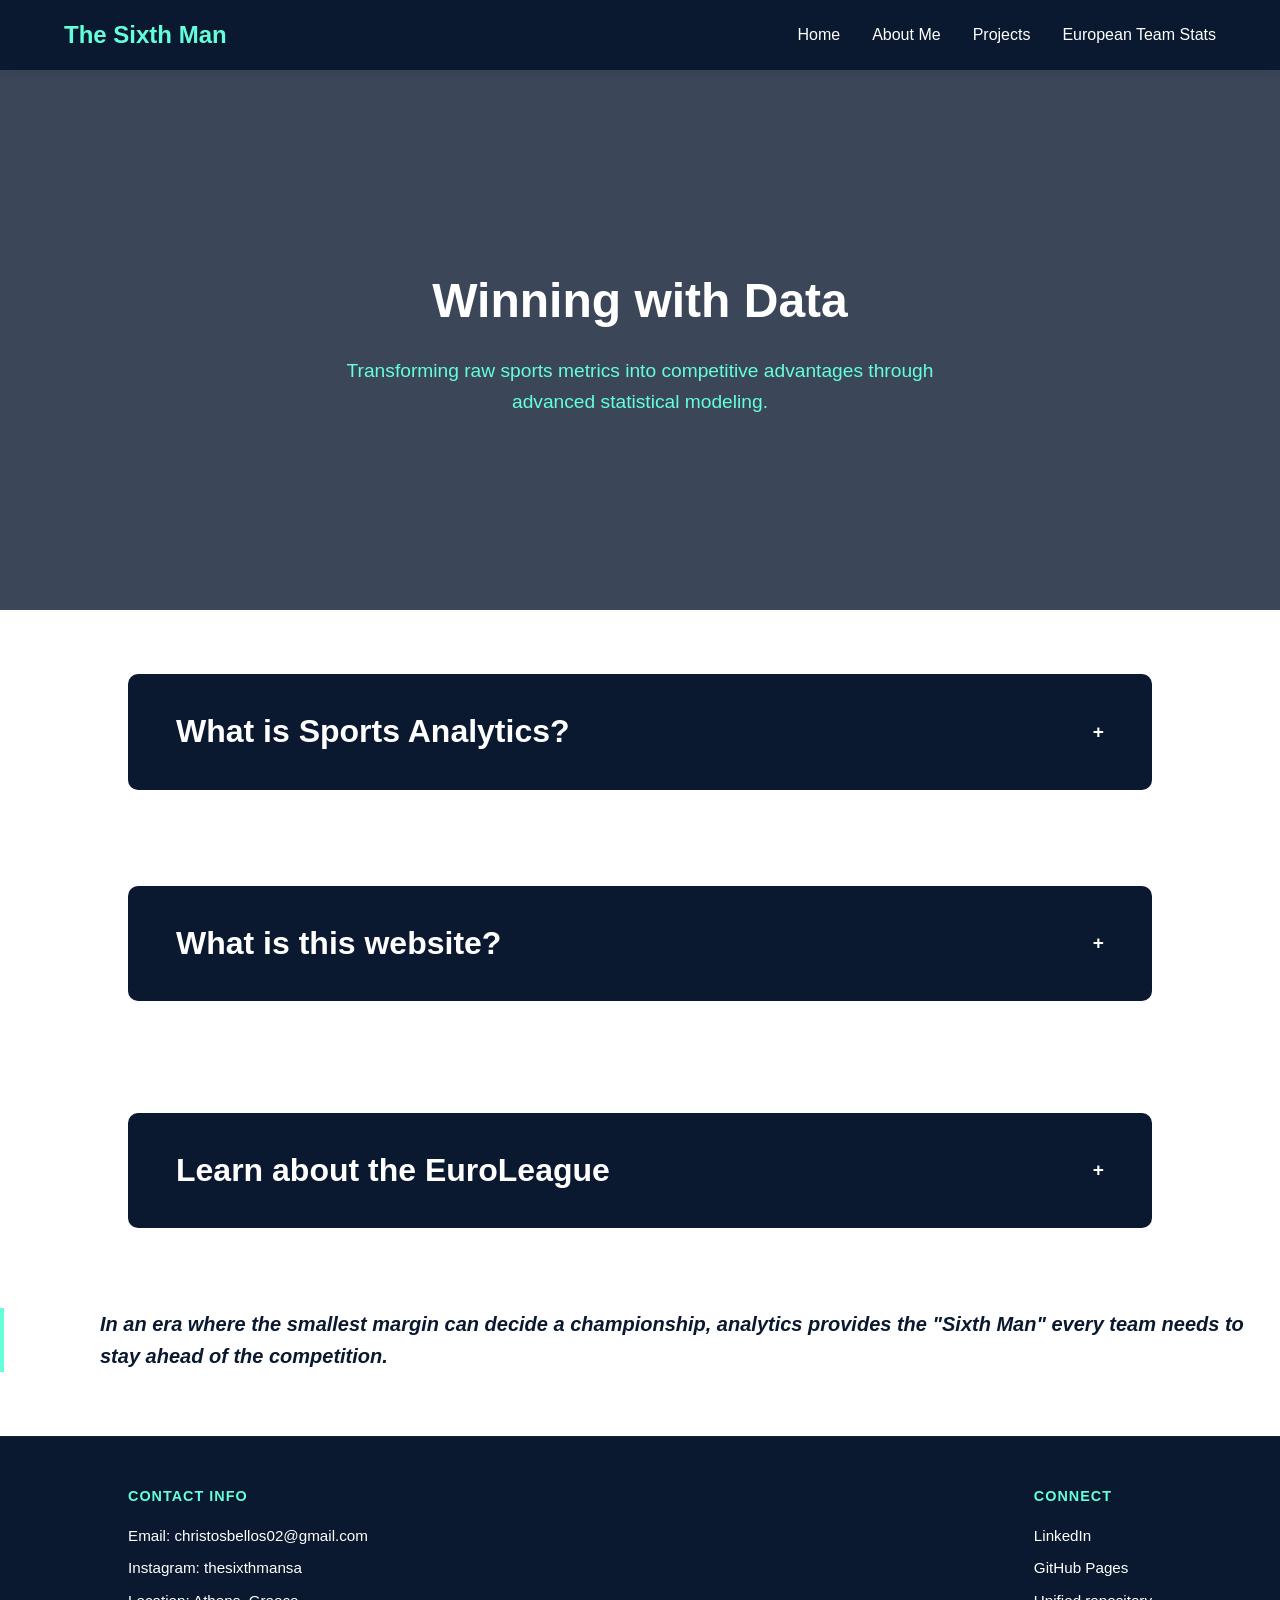
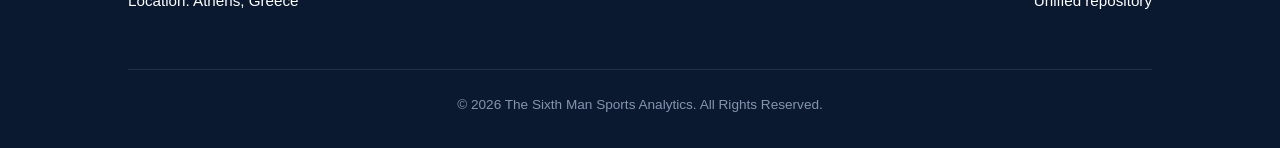
<file: index.html>
<!--
    Main Page
-->

<!DOCTYPE html>
<html lang="en">
<head>
    <meta charset="UTF-8">
    <meta name="viewport" content="width=device-width, initial-scale=1.0">
    <title>Sports Analytics Portfolio | Home</title>
    <link rel="stylesheet" href="style.css">
</head>
<body>
    <header>
        <a href="index.html" class="logo">The Sixth Man</a>
        <nav>
            <ul>
                <li><a href="index.html">Home</a></li>
                <li><a href="about.html">About Me</a></li>
                <li><a href="projects.html">Projects</a></li>
                <li><a href="stats.html">European Team Stats</a></li>
            </ul>
        </nav>
    </header>

    <main>
        <section class="hero">
            <h1>Winning with Data</h1>
            <p>Transforming raw sports metrics into competitive advantages through advanced statistical modeling.</p>
        </section>

        <section class="euroleague-overview" style="padding-bottom: 1rem">
            <details>
                <summary>
                    <h2 class="section-title-interactive">What is Sports Analytics?<span class="expand-icon">+</span></h2>
                </summary>

                <div class="details-content">
                    <p>Sports analytics is the systematic application of statistical and mathematical methods to sports data. It provides teams, coaches, and management with insights that drive better decision-making on and off the field.</p>
                    <p>In a modern sporting environment, every pass, sprint, and decision is tracked. By analyzing these data points, we can predict player performance, optimize game strategies, and minimize injury risks. It's the "Moneyball" evolution applied to the digital age.</p>
                </div>
            </details>
        </section>

        <section class="euroleague-overview">
            <details>
                <summary>
                    <h2 class="section-title-interactive">What is this website?<span class="expand-icon">+</span></h2>
                </summary>

                <div class="details-content">
                    <p>This website contains personal projects that focus on what happens on and off the basketball court. Statistical data, patterns and solutions are going to be showcased here, analyzing different teams' play style.</p>
                    <p>The content that is uploaded, is only about showcasing personal work. It has no purpose of critisizing or diminishing any coach's game style, or any professional's work.</p>
                </div>
            </details>
        </section>

        <section class="euroleague-overview">
            <details>
                <summary>
                    <h2 class="section-title-interactive">
                        Learn about the EuroLeague<span class="expand-icon">+</span>
                    </h2>
                </summary>
            
                <div class="details-content">
                    <p>
                        The EuroLeague stands as the pinnacle of European basketball, where 18 elite teams battle from September to May for the ultimate trophy. Top-class athletes compete on the biggest stage, each striving to lead their organization to the highest point of the pedestal.
                    </p>
                    <p>
                        Since its founding season in 2000-2001, legendary names have graced the court, taking the league to new heights. Fast forward to today, the EuroLeague has evolved into one of the most grueling basketball competitions worldwide. With expanding schedules and skyrocketing budgets, the margin for error has never been thinner.
                    </p>
                    <p>
                        In such a high-stakes environment where a single round can shift the entire standings, traditional intuition is no longer enough. This project leverages sports analytics to navigate the complexity of this "marathon" and provides a deep dive into how challenging and volatile a single month can be for even the top-tier teams.
                    </p>
                </div>
            </details>
        </section>

        <p class="highlight-text">
            In an era where the smallest margin can decide a championship, analytics provides the "Sixth Man" every team needs to stay ahead of the competition.
        </p>
    </main>

    <footer>
        <div class="footer-content">
            <div class="footer-contact">
                <h4>Contact Info</h4>
                <p>Email: <a href="mailto:christosbellos02@gmail.com">christosbellos02@gmail.com</a></p>
                <p>Instagram: <a href="https://www.instagram.com/thesixthmansa/">thesixthmansa</a></p>
                <p>Location: Athens, Greece</p>
            </div>
            
            <div class="footer-contact">
                <h4>Connect</h4>
                <p><a href="https://www.linkedin.com/in/christosbellos02/">LinkedIn</a></p>
                <p><a href="https://github.com/ChristosBellos/ChristosBellos.github.io">GitHub Pages</a></p>
                <p><a href="https://cursor.com/codebase/xristosmp2002/hoop-stats/tree/main">Unified repository</a></p>
            </div>
        </div>

        <div class="footer-bottom">
            <p>&copy; 2026 The Sixth Man Sports Analytics. All Rights Reserved.</p>
        </div>
    </footer>
</body>

</html>
</file>
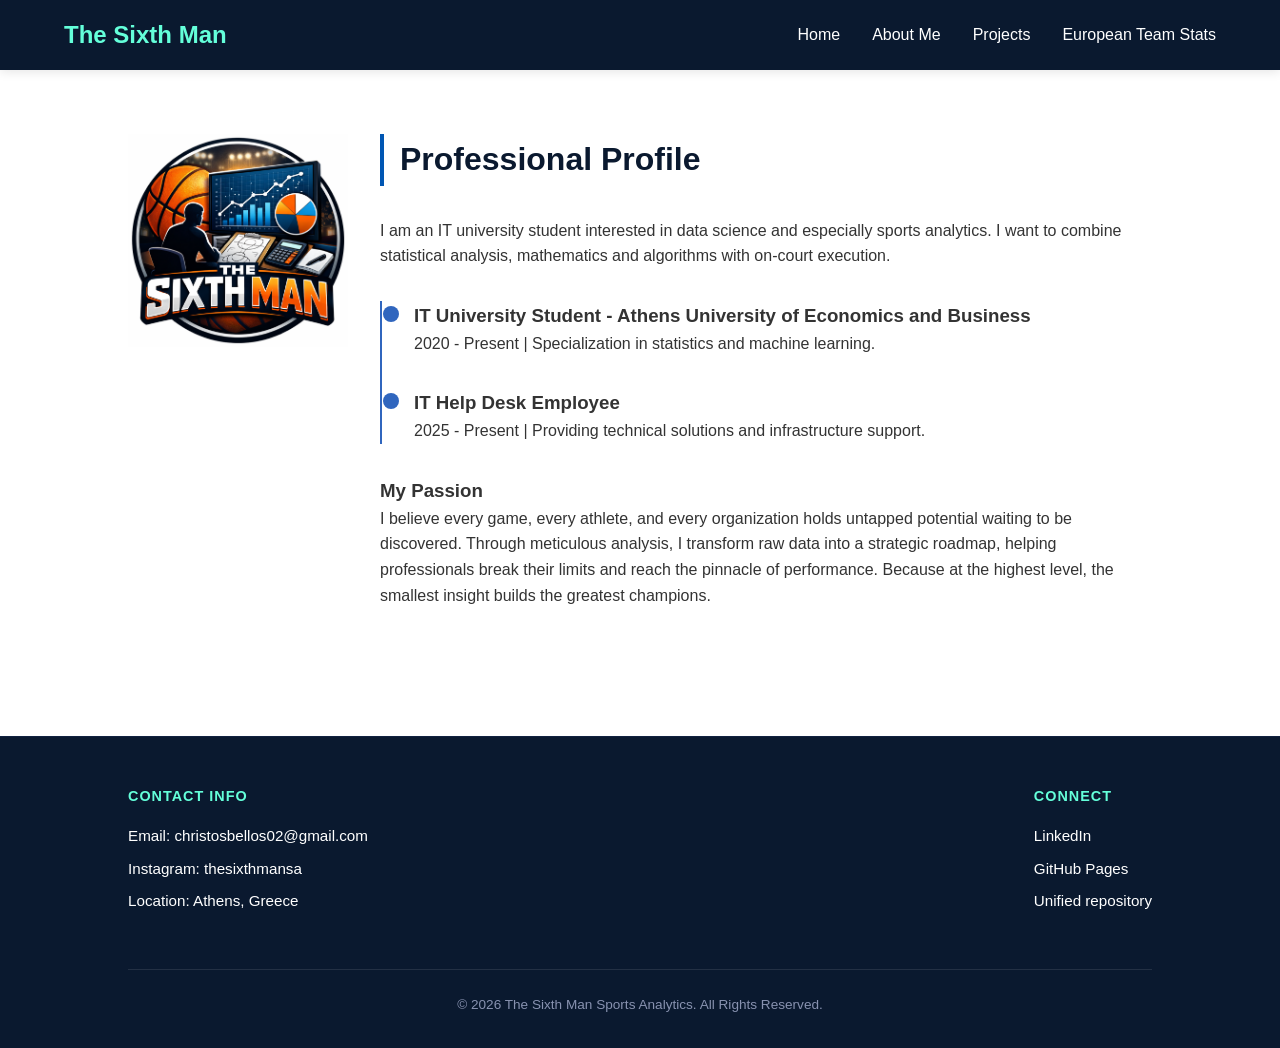
<file: about.html>
<!--
    About Me page
-->

<!DOCTYPE html>
<html lang="en">
<head>
    <meta charset="UTF-8">
    <meta name="viewport" content="width=device-width, initial-scale=1.0">
    <title>About Me | Sports Analytics</title>
    <link rel="stylesheet" href="style.css">
</head>
<body>
    <header>
        <a href="index.html" class="logo">The Sixth Man</a>
        <nav>
            <ul>
                <li><a href="index.html">Home</a></li>
                <li><a href="about.html">About Me</a></li>
                <li><a href="projects.html">Projects</a></li>
                <li><a href="stats.html">European Team Stats</a></li>
            </ul>
        </nav>
    </header>

    <main>
        <section class="about-container">
            <img src="the-sixth-man.png" alt="The Sixth Man" class="brand-mark">
            <img src="Sportsanalyticsbasketball.jpg" alt="Professional Portrait" class="profile-img" onerror="this.remove()">
            <div class="bio-text">
                <h2 class="section-title">Professional Profile</h2>
                <p>I am an IT university student interested in data science and especially sports analytics. I want to combine statistical analysis, mathematics and algorithms with on-court execution.</p>
                
                <div class="timeline">
                    <div class="timeline-item">
                        <h3>IT University Student - Athens University of Economics and Business</h3>
                        <p>2020 - Present | Specialization in statistics and machine learning.</p>
                    </div>
                    <div class="timeline-item">
                        <h3>IT Help Desk Employee</h3>
                        <p>2025 - Present | Providing technical solutions and infrastructure support.</p>
                    </div>
                </div>

                <h3 style="margin-top: 2rem;">My Passion</h3>
                <p>I believe every game, every athlete, and every organization holds untapped potential waiting to be discovered. Through meticulous analysis, I transform raw data into a strategic roadmap, helping professionals break their limits and reach the pinnacle of performance. Because at the highest level, the smallest insight builds the greatest champions.</p>
            </div>
        </section>
    </main>

    <footer>
        <div class="footer-content">
            <div class="footer-contact">
                <h4>Contact Info</h4>
                <p>Email: <a href="mailto:christosbellos02@gmail.com">christosbellos02@gmail.com</a></p>
                <p>Instagram: <a href="https://www.instagram.com/thesixthmansa/">thesixthmansa</a></p>
                <p>Location: Athens, Greece</p>
            </div>
            
            <div class="footer-contact">
                <h4>Connect</h4>
                <p><a href="https://www.linkedin.com/in/christosbellos02/">LinkedIn</a></p>
                <p><a href="https://github.com/ChristosBellos/ChristosBellos.github.io">GitHub Pages</a></p>
                <p><a href="https://cursor.com/codebase/xristosmp2002/hoop-stats/tree/main">Unified repository</a></p>
            </div>
        </div>

        <div class="footer-bottom">
            <p>&copy; 2026 The Sixth Man Sports Analytics. All Rights Reserved.</p>
        </div>
    </footer>
</body>

</html>
</file>
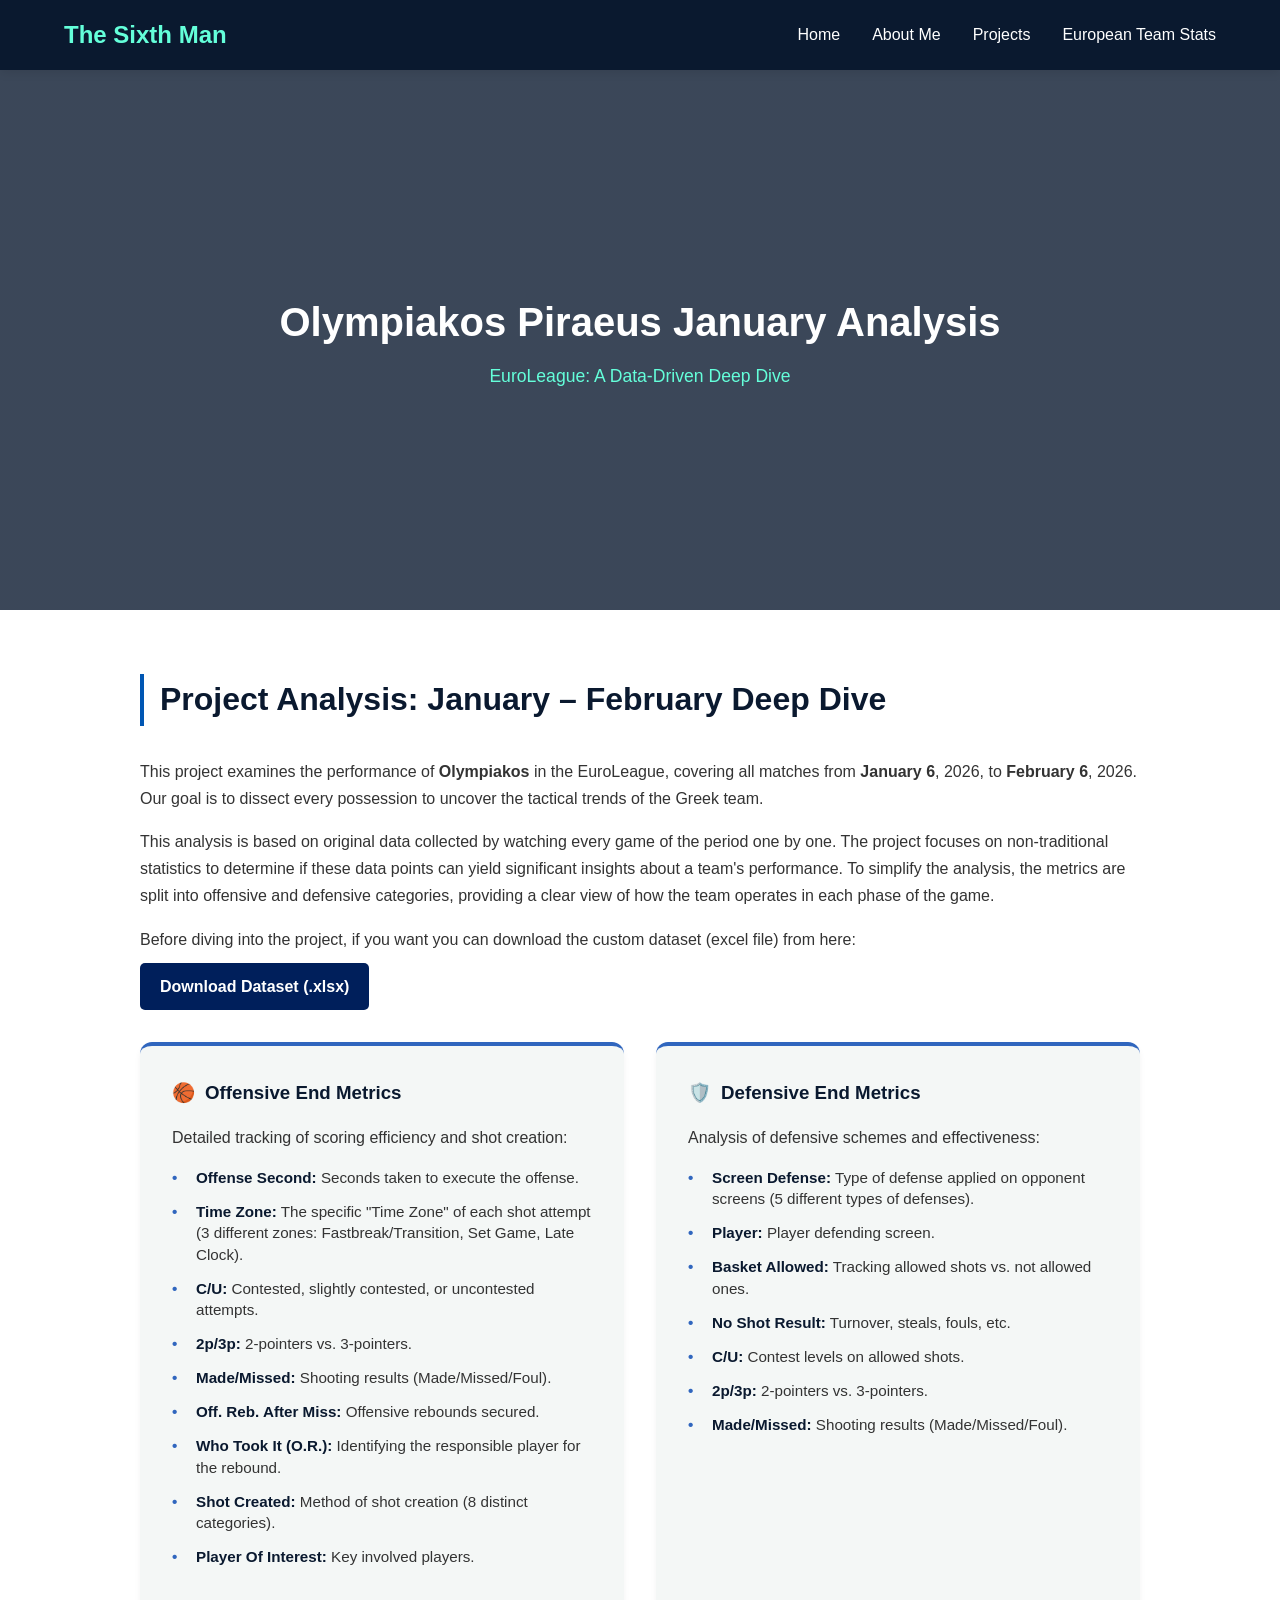
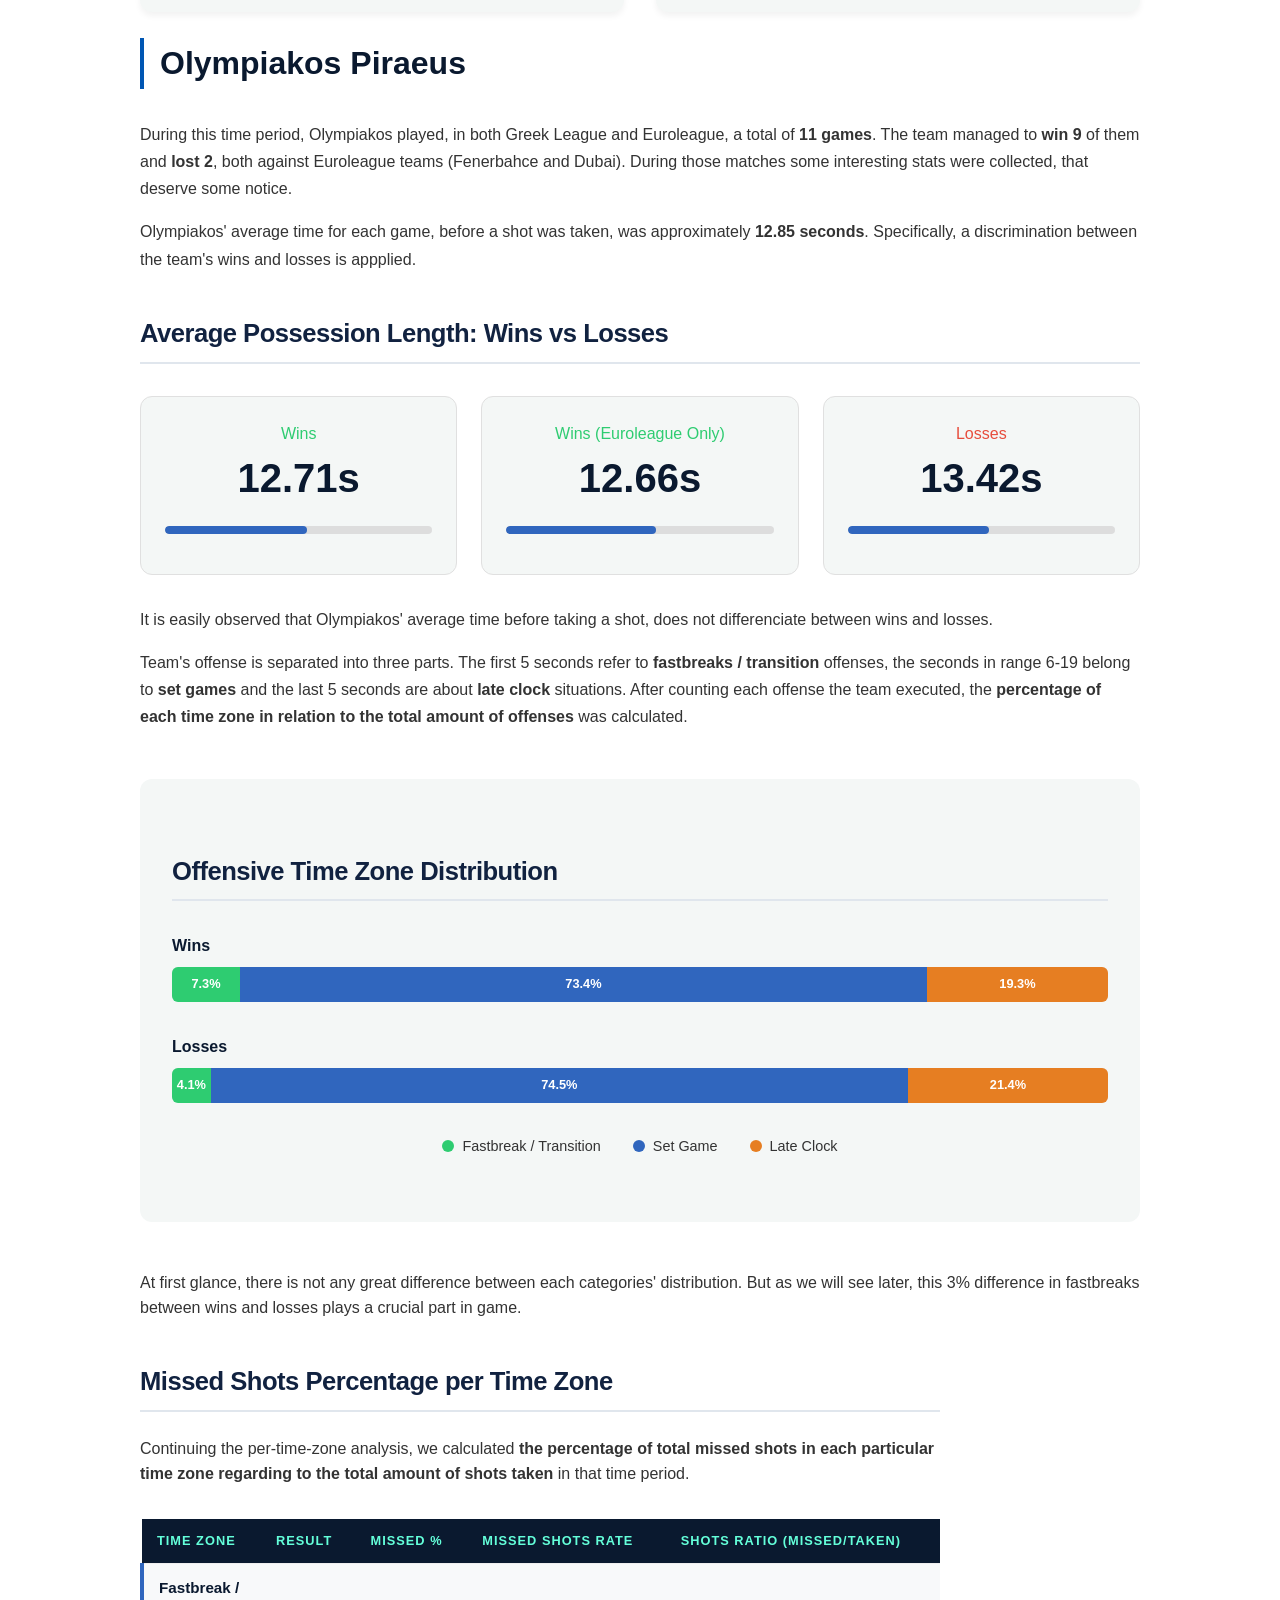
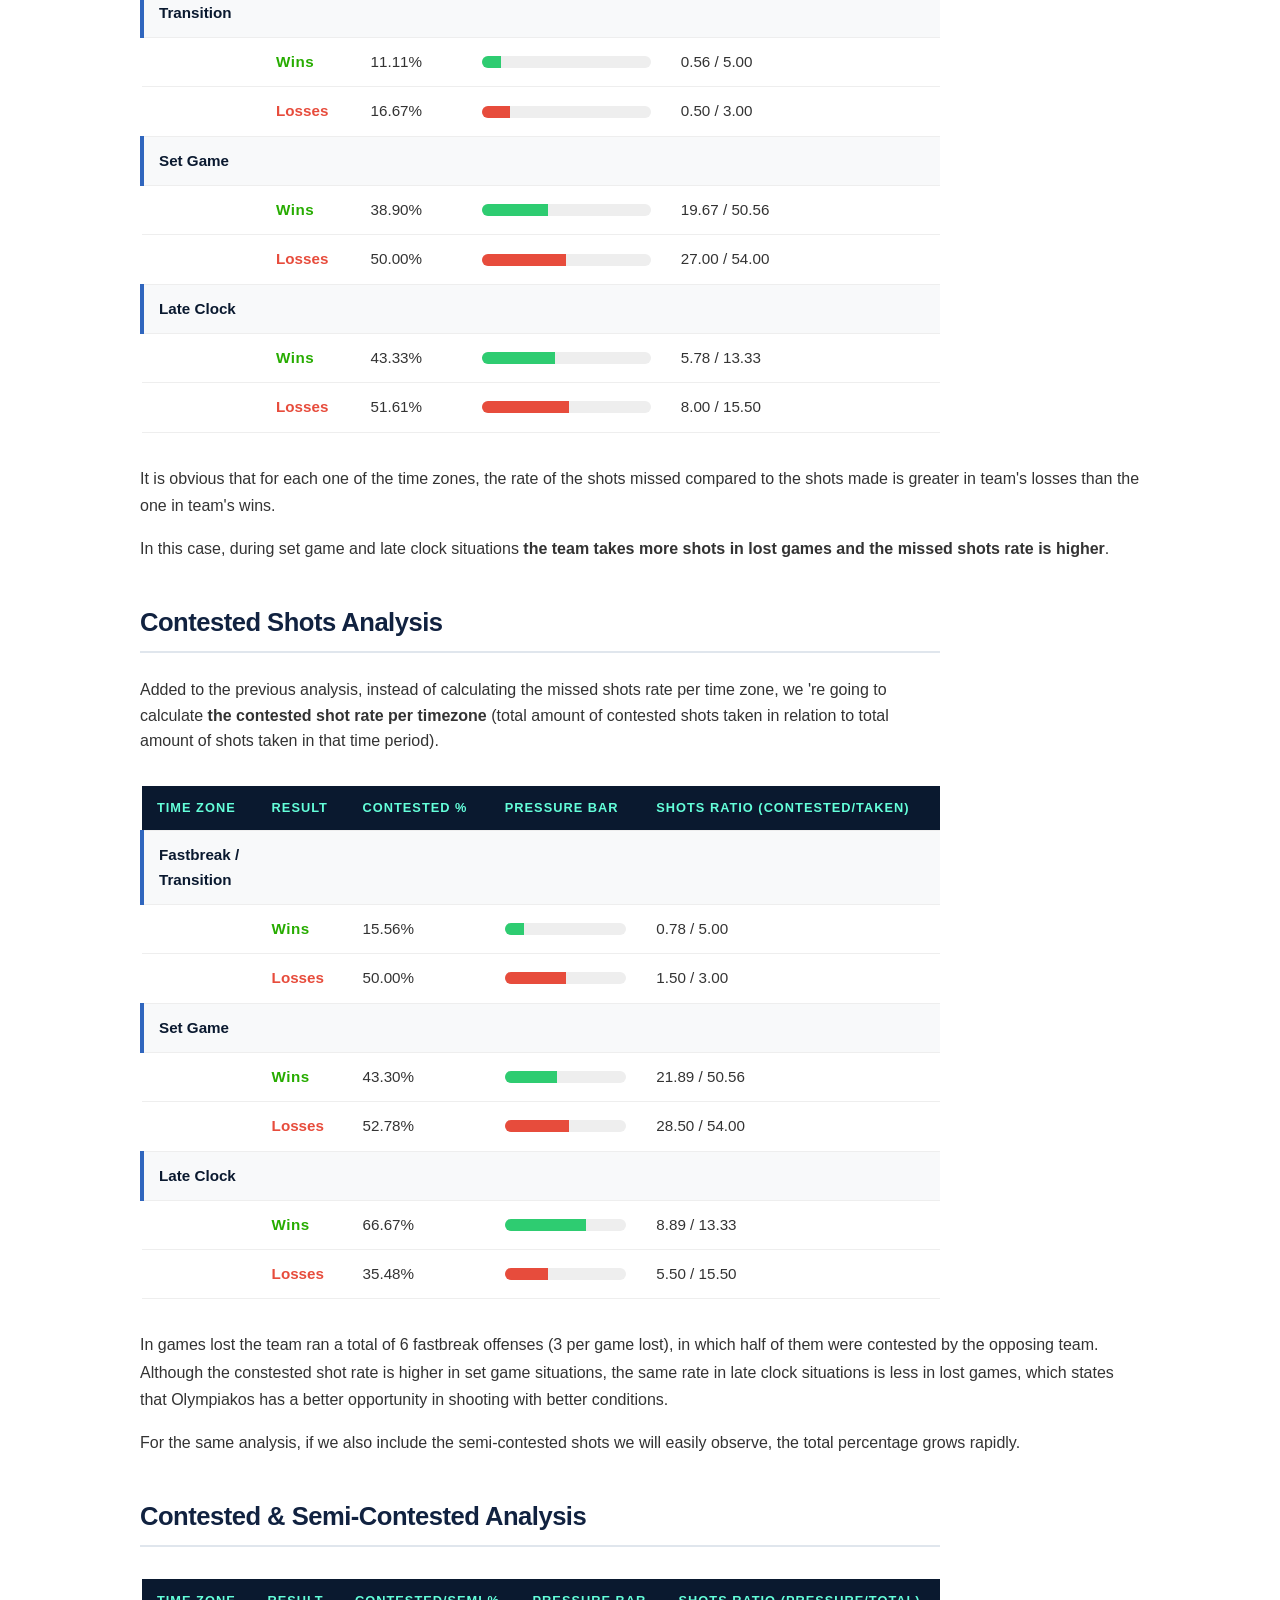
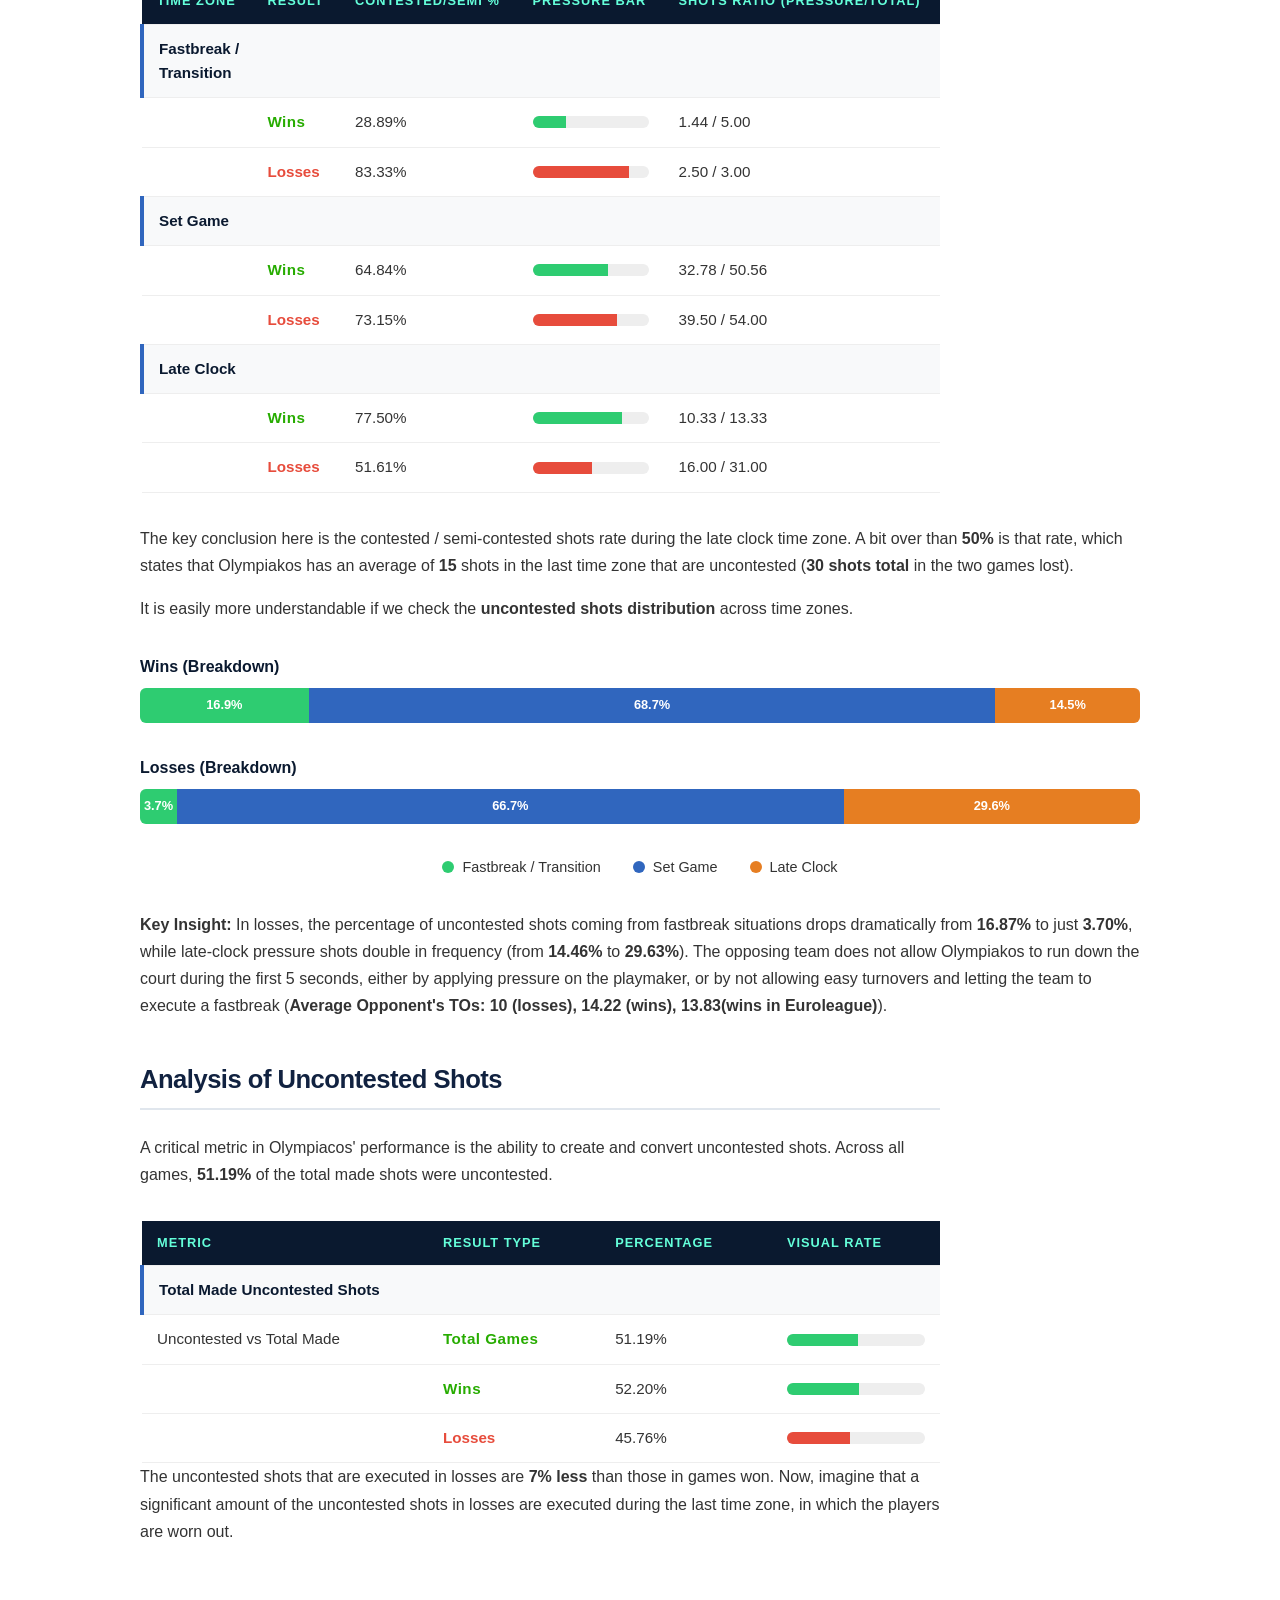
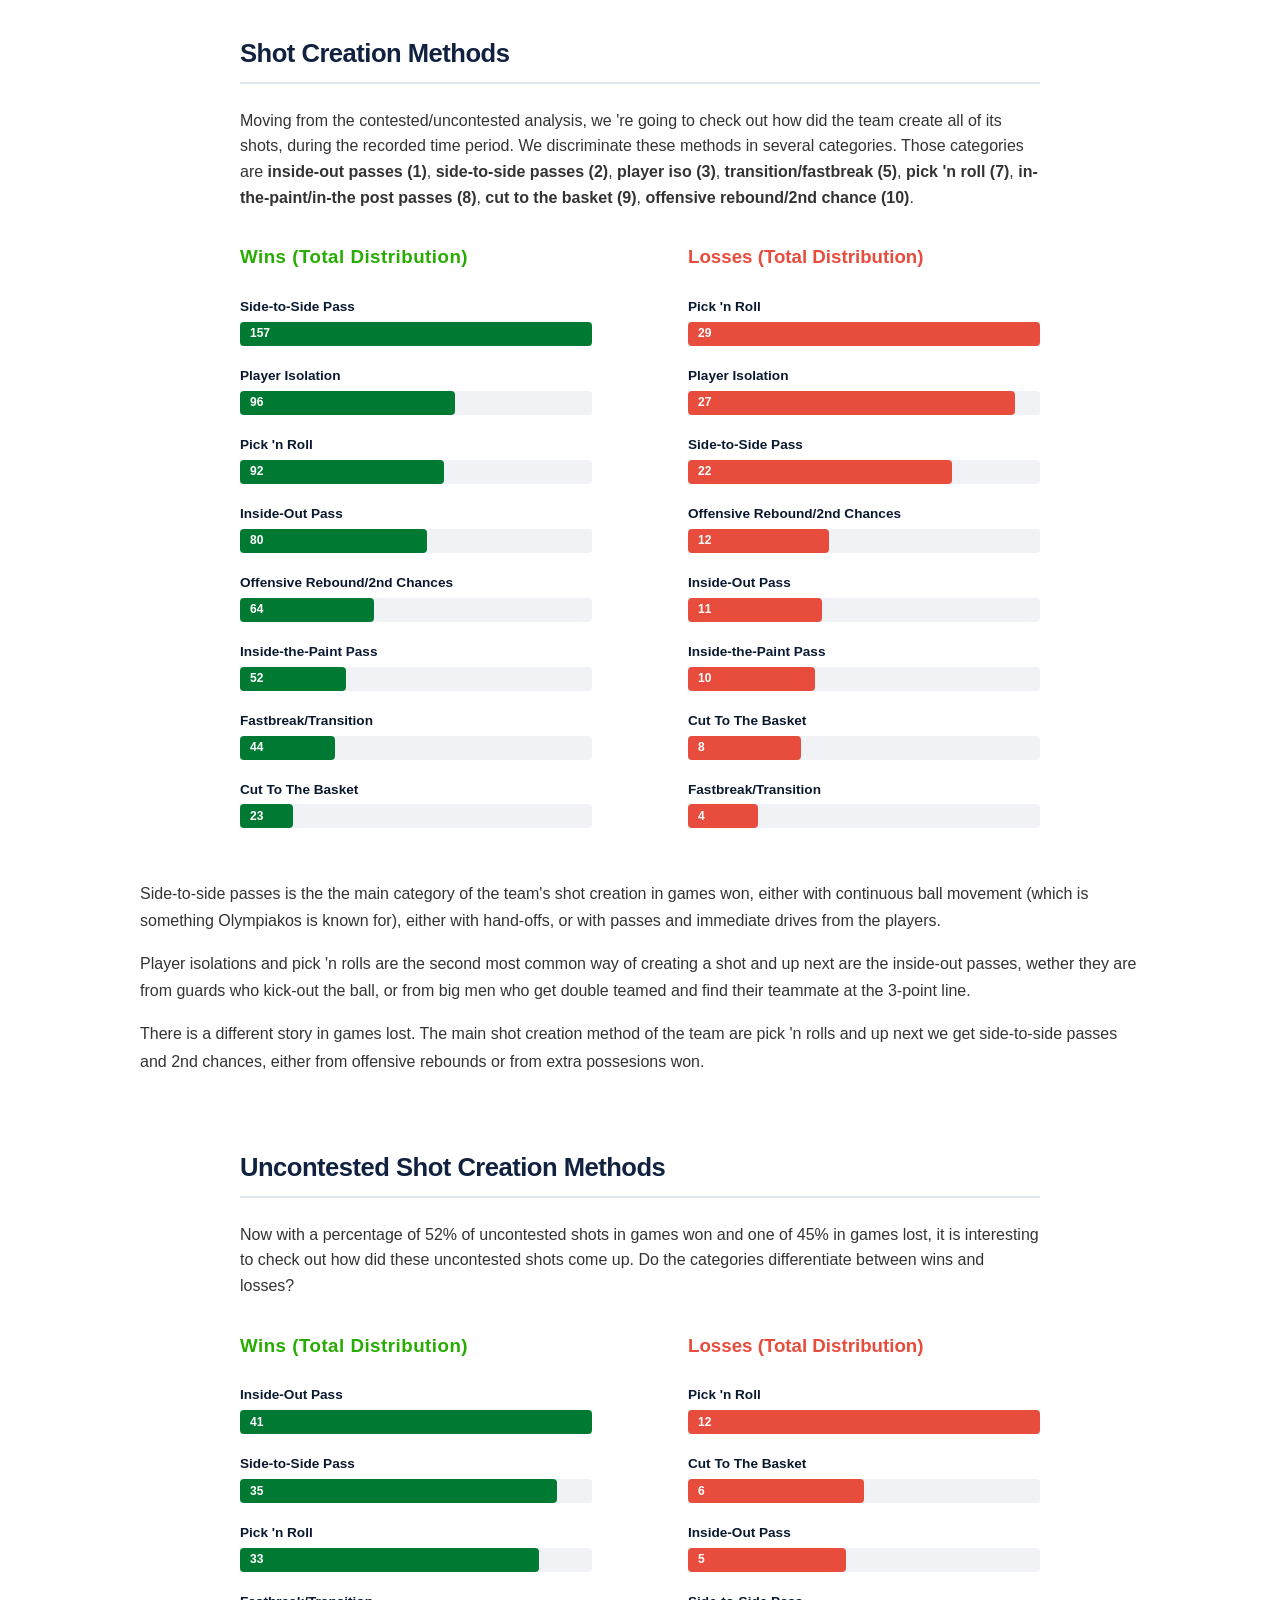
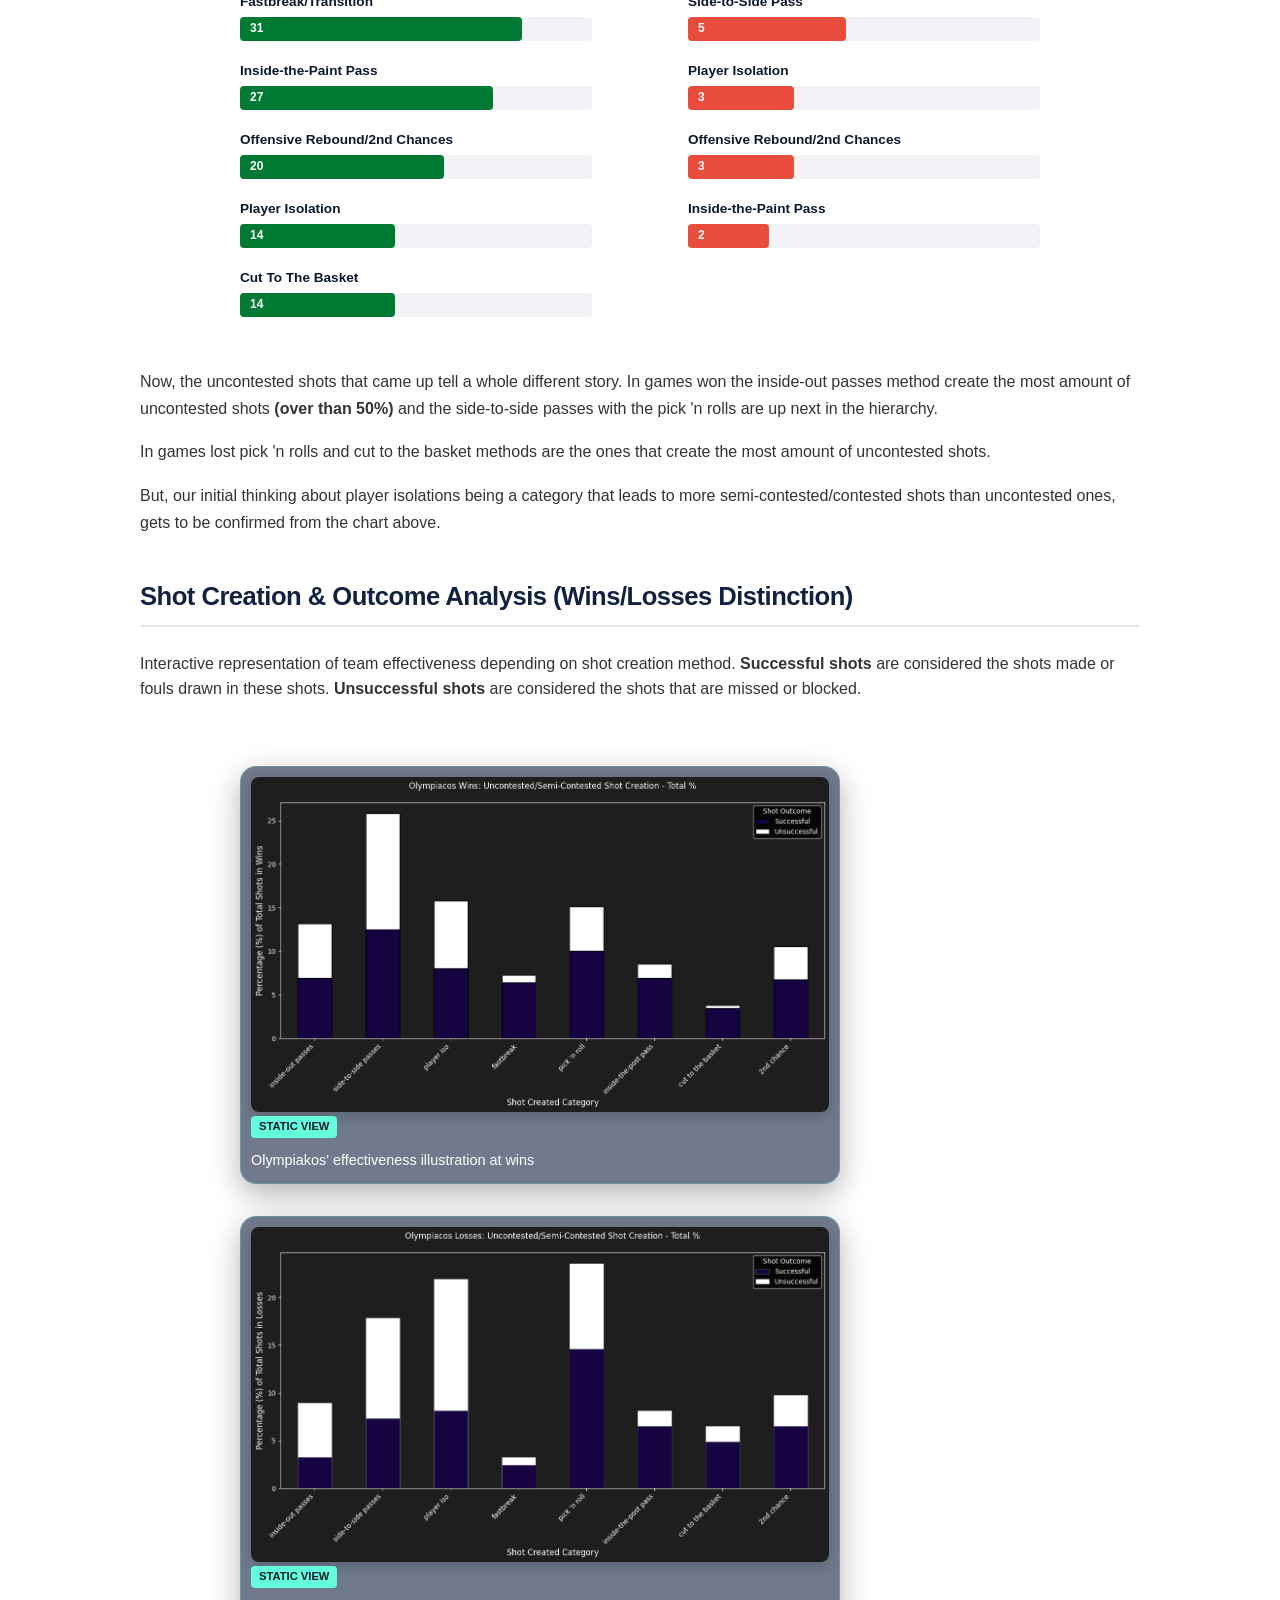
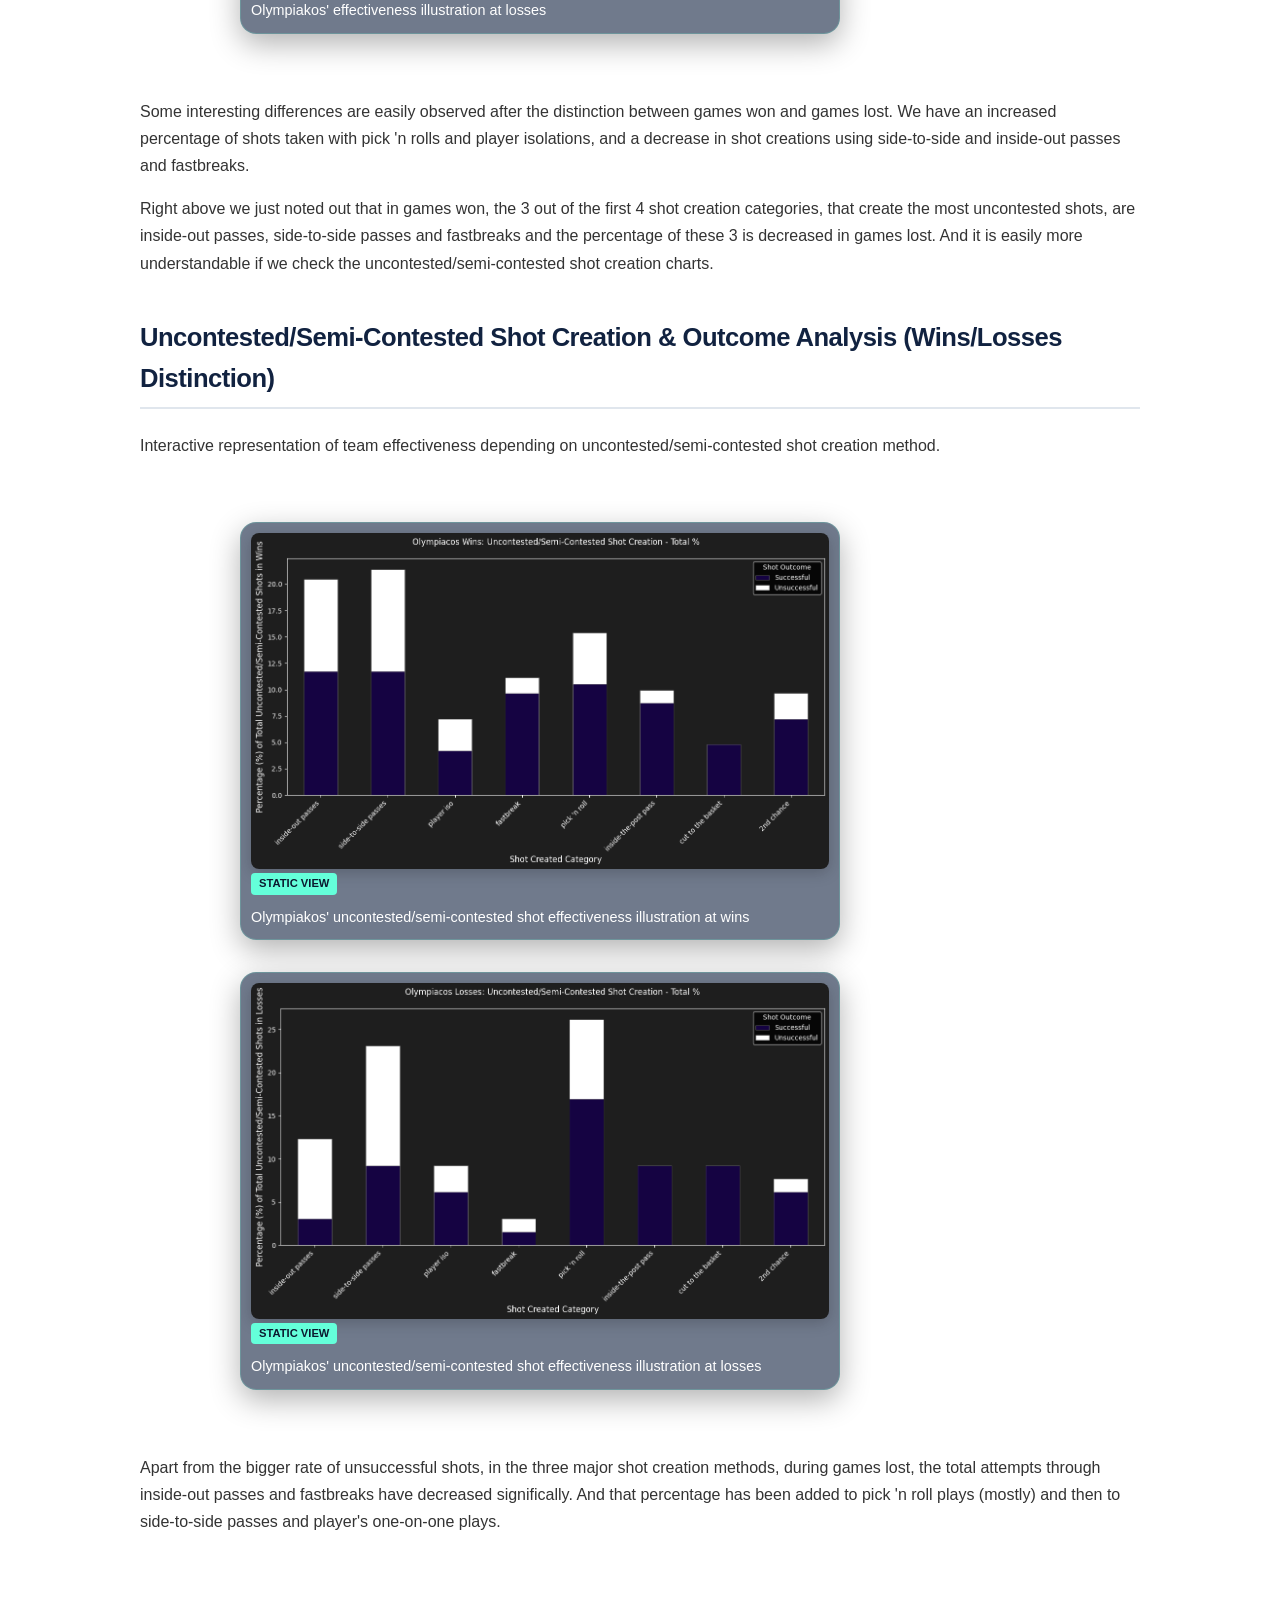
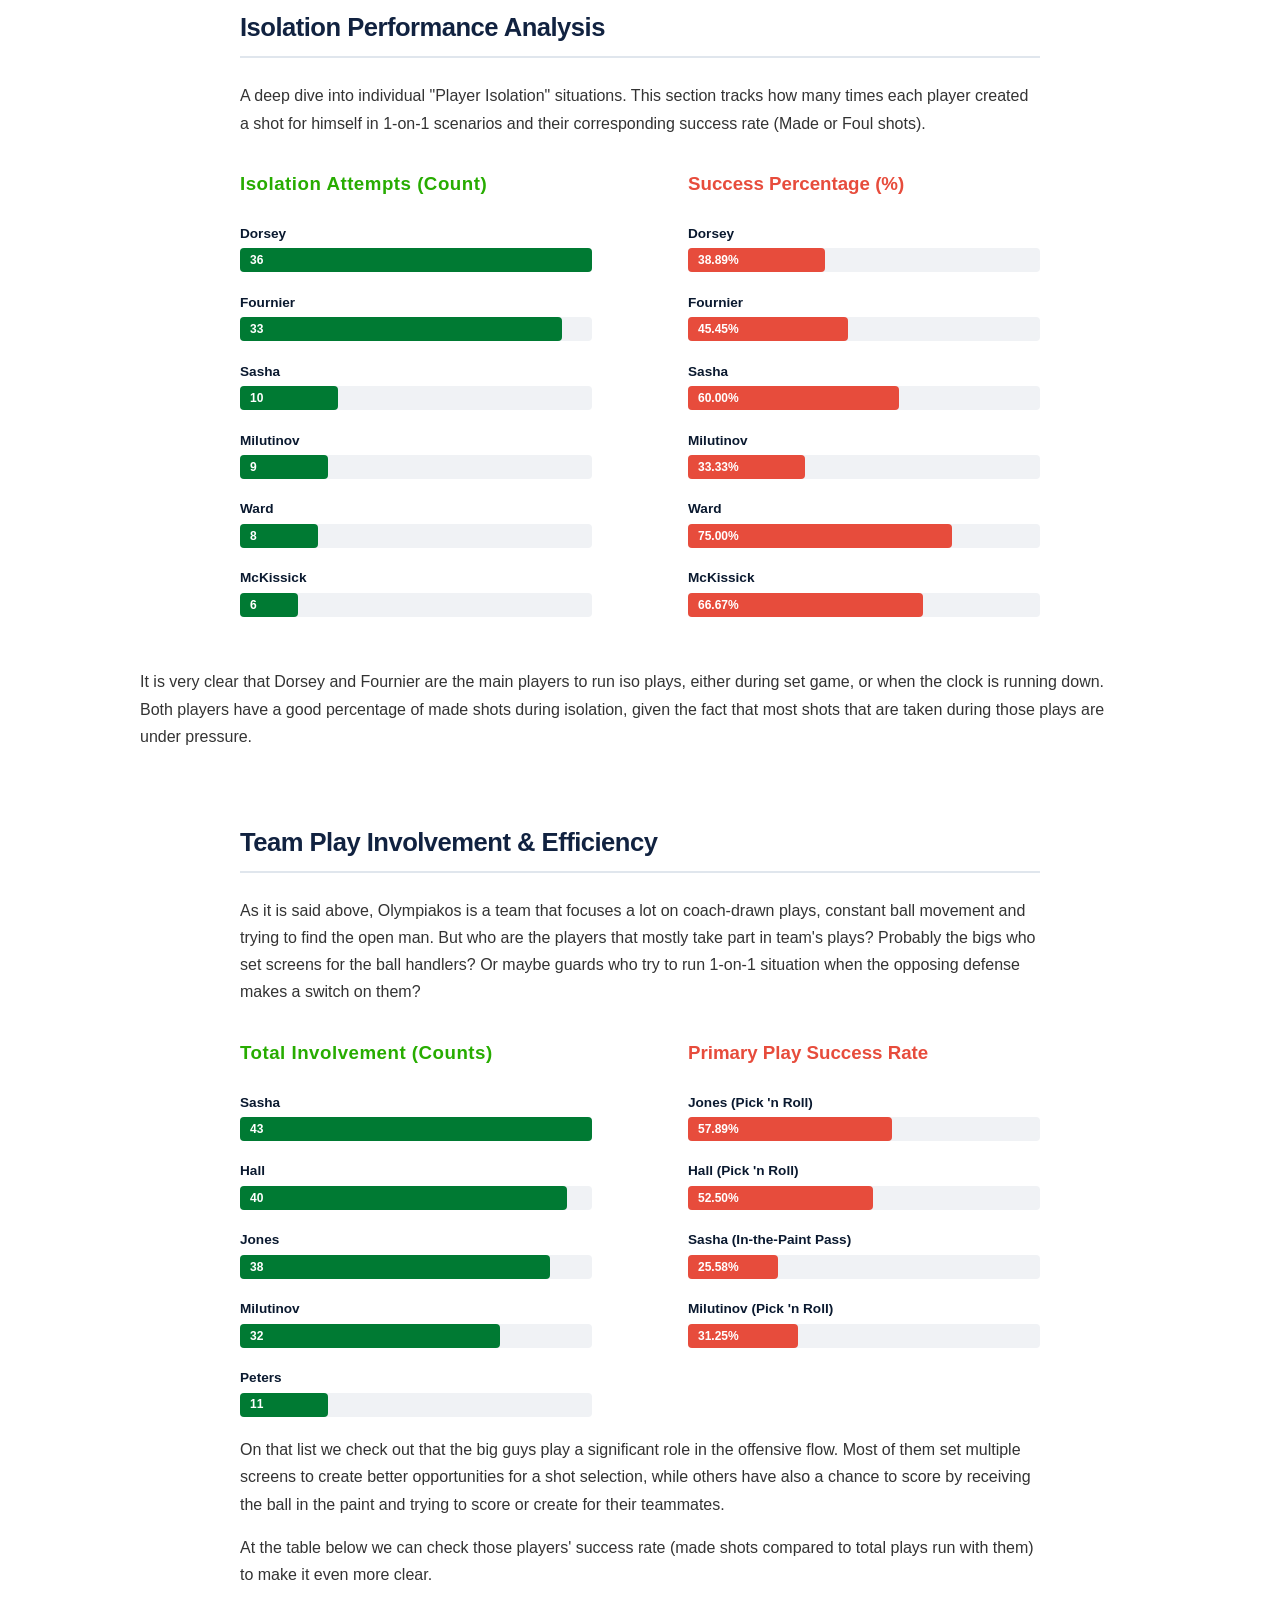
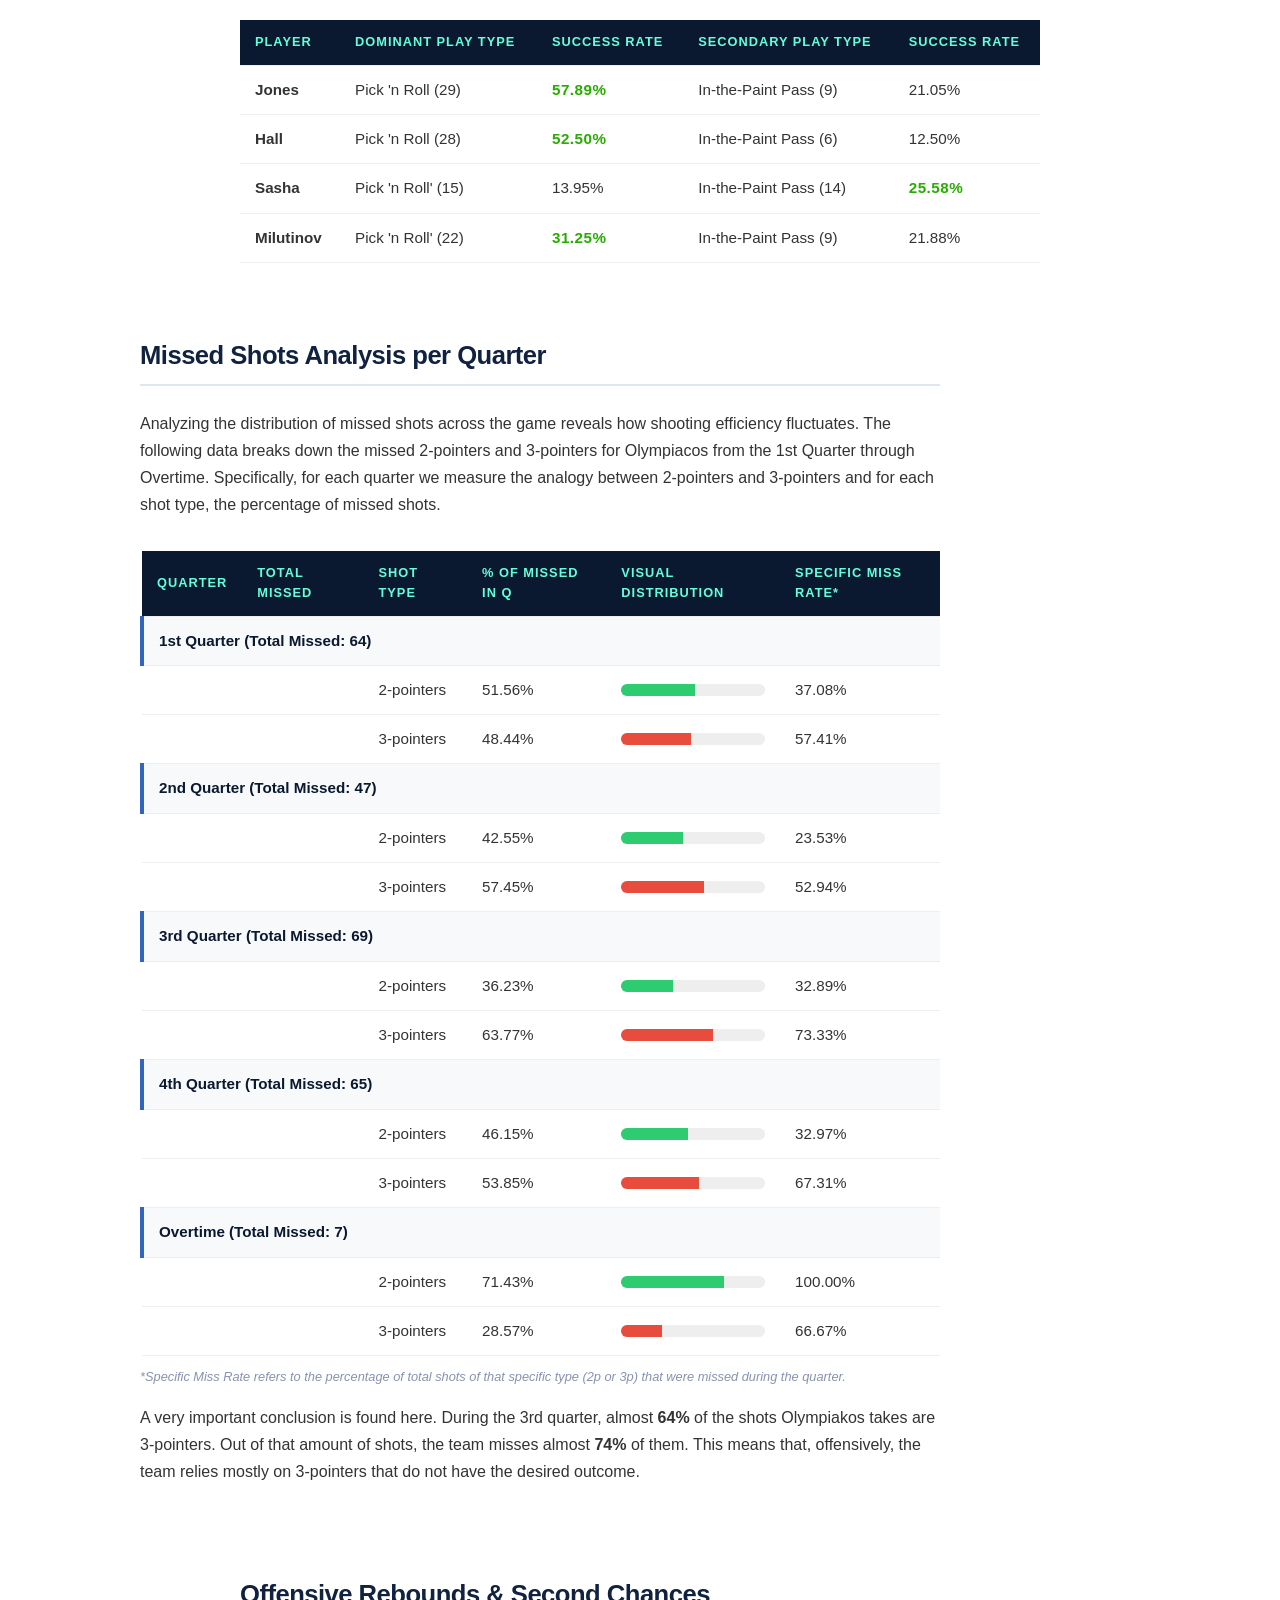
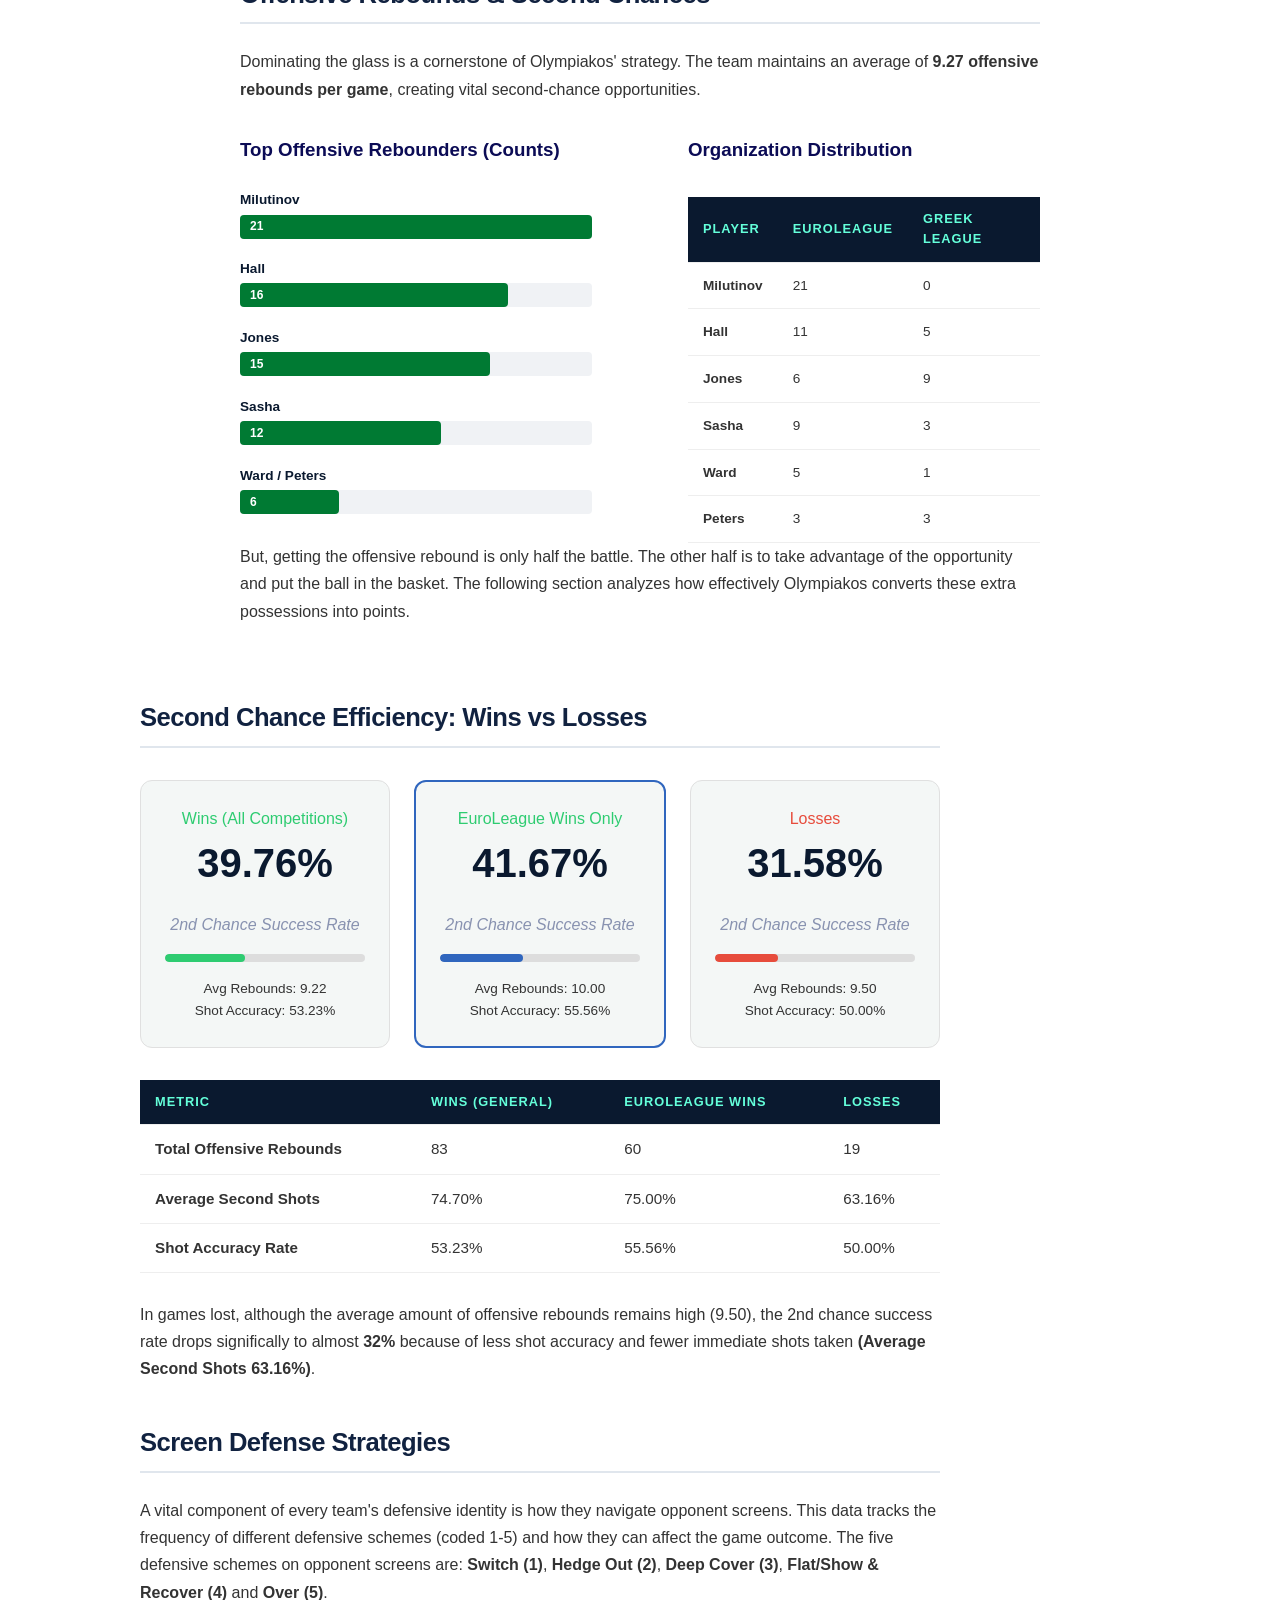
<file: project1.html>
<!--
    Project Page
-->

<!DOCTYPE html>
<html lang="en">
<head>
    <meta charset="UTF-8">
    <meta name="viewport" content="width=device-width, initial-scale=1.0">
    <title>Project 1 | Sports Analytics</title>
    <link rel="stylesheet" href="style.css">
</head>
<body>
    <header>
        <a href="index.html" class="logo">The Sixth Man</a>
        <nav>
            <ul>
                <li><a href="index.html">Home</a></li>
                <li><a href="about.html">About Me</a></li>
                <li><a href="projects.html">Projects</a></li>
                <li><a href="stats.html">European Team Stats</a></li>
            </ul>
        </nav>
    </header>

    <main>
    <section class="project-hero">
        <h1>Olympiakos Piraeus January Analysis</h1>
        <p class="subtitle">EuroLeague: A Data-Driven Deep Dive</p>
    </section>

    <section class="project-content">
        <div class="content-wrapper">
            <h2 class="section-title">Project Analysis: January – February Deep Dive</h2>
        
            <p>This project examines the performance of <strong>Olympiakos</strong> in the EuroLeague, covering all matches from <strong>January 6</strong>, 2026, to <strong>February 6</strong>, 2026. Our goal is to dissect every possession to uncover the tactical trends of the Greek team.</p>

            <p>
                This analysis is based on original data collected by watching every game of the period one by one. The project focuses on non-traditional statistics 
                to determine if these data points can yield significant insights about a team's performance. To simplify the analysis, the metrics are split into offensive and 
                defensive categories, providing a clear view of how the team operates in each phase of the game.
            </p>
            <p>
                Before diving into the project, if you want you can download the custom dataset (excel file) from here:<br>
                <a href="Olympiacos January Stats.xlsx" download class="download-btn">Download Dataset (.xlsx)</a>
            </p>
            <div class="analysis-grid">
                <div class="analysis-card">
                    <h3><span class="icon">🏀</span> Offensive End Metrics</h3>
                    <p>Detailed tracking of scoring efficiency and shot creation:</p>
                    <ul>
                        <li><strong>Offense Second:</strong> Seconds taken to execute the offense.</li>
                        <li><strong>Time Zone:</strong> The specific "Time Zone" of each shot attempt (3 different zones: Fastbreak/Transition, Set Game, Late Clock).</li>
                        <li><strong>C/U:</strong> Contested, slightly contested, or uncontested attempts.</li>
                        <li><strong>2p/3p:</strong> 2-pointers vs. 3-pointers.</li>
                        <li><strong>Made/Missed:</strong> Shooting results (Made/Missed/Foul).</li>
                        <li><strong>Off. Reb. After Miss:</strong> Offensive rebounds secured.</li>
                        <li><strong>Who Took It (O.R.):</strong> Identifying the responsible player for the rebound.</li>
                        <li><strong>Shot Created:</strong> Method of shot creation (8 distinct categories).</li>
                        <li><strong>Player Of Interest:</strong> Key involved players.</li>
                    </ul>
                </div>

                <div class="analysis-card">
                    <h3><span class="icon">🛡️</span> Defensive End Metrics</h3>
                    <p>Analysis of defensive schemes and effectiveness:</p>
                    <ul>
                        <li><strong>Screen Defense:</strong> Type of defense applied on opponent screens (5 different types of defenses).</li>
                        <li><strong>Player:</strong> Player defending screen.</li>
                        <li><strong>Basket Allowed:</strong> Tracking allowed shots vs. not allowed ones.</li>
                        <li><strong>No Shot Result:</strong> Turnover, steals, fouls, etc.</li>
                        <li><strong>C/U:</strong> Contest levels on allowed shots.</li>
                        <li><strong>2p/3p:</strong> 2-pointers vs. 3-pointers.</li>
                        <li><strong>Made/Missed:</strong> Shooting results (Made/Missed/Foul).</li>
                    </ul>
                </div>
            </div>
            <br>
            <h2 class="section-title">Olympiakos Piraeus</h2>

            <p>
                During this time period, Olympiakos played, in both Greek League and Euroleague, a total of <strong>11 games</strong>. The team
                managed to <strong>win 9</strong> of them and <strong>lost 2</strong>, both against Euroleague teams (Fenerbahce and Dubai). During those matches 
                some interesting stats were collected, that deserve some notice.
            </p>
            <p>
                Olympiakos' average time for each game, before a shot was taken, was approximately <strong>12.85 seconds</strong>. Specifically, a 
                discrimination between the team's wins and losses is appplied.
                <div class="analysis-visual">
                    <h3 class="section-subtitle">Average Possession Length: Wins vs Losses</h3>
                    <div class="pace-comparison">
                        <div class="pace-card win">
                            <span class="label">Wins</span>
                            <div class="time-value">12.71s</div>
                            <div class="pace-bar-container">
                                <div class="pace-bar" style="width: 53%;"></div> </div>
                        </div>

                        <div class="pace-card win">
                            <span class="label">Wins (Euroleague Only)</span>
                            <div class="time-value">12.66s</div>
                            <div class="pace-bar-container">
                                <div class="pace-bar" style="width: 56%;"></div> </div>
                        </div>

                        <div class="pace-card loss">
                            <span class="label">Losses</span>
                            <div class="time-value">13.42s</div>
                            <div class="pace-bar-container">
                                <div class="pace-bar" style="width: 52.7%;"></div> </div>
                        </div>

                    </div>
                </div>
                
                It is easily observed that Olympiakos' average time before taking a shot, does not differenciate
                between wins and losses.
            </p>
            <p>
                Team's offense is separated into three parts. The first 5 seconds refer to <strong>fastbreaks / 
                transition</strong> offenses, the seconds in range 6-19 belong to <strong>set games</strong>
                and the last 5 seconds are about <strong>late clock</strong> situations.
                After counting each offense the team executed, the <strong>percentage of each time zone in relation to the total
                amount of offenses</strong> was calculated.
                <section class="distribution-analysis">
                    <h3 class="section-subtitle">Offensive Time Zone Distribution</h3>
                    
                    <div class="dist-container">
                        <div class="dist-group">
                            <h4>Wins</h4>
                            <div class="stacked-bar">
                            <div class="segment fastbreak" style="width: 7.26%" title="Fastbreak: 7.26%">7.3%</div>
                            <div class="segment setgame" style="width: 73.39%" title="Set Game: 73.39%">73.4%</div>
                            <div class="segment lateclock" style="width: 19.35%" title="Late Clock: 19.35%">19.3%</div>
                            </div>
                        </div>

                        <div class="dist-group">
                            <h4>Losses</h4>
                            <div class="stacked-bar">
                            <div class="segment fastbreak" style="width: 4.14%" title="Fastbreak: 4.14%">4.1%</div>
                            <div class="segment setgame" style="width: 74.48%" title="Set Game: 74.48%">74.5%</div>
                            <div class="segment lateclock" style="width: 21.38%" title="Late Clock: 21.38%">21.4%</div>
                            </div>
                        </div>

                        <div class="dist-legend">
                            <span class="legend-item"><i class="dot fb"></i> Fastbreak / Transition</span>
                            <span class="legend-item"><i class="dot sg"></i> Set Game</span>
                            <span class="legend-item"><i class="dot lc"></i> Late Clock</span>
                        </div>
                    </div>
                </section>
                At first glance, there is not any great difference between each categories' distribution. But as 
                we will see later, this 3% difference in fastbreaks between wins and losses plays a crucial part in 
                game.
            </p>

            <p>
                <section class="shots-analysis">
                <h3 class="section-subtitle">Missed Shots Percentage per Time Zone</h3>
                
                Continuing the per-time-zone analysis, we calculated <strong>the percentage of total missed shots in each particular time zone regarding 
                to the total amount of shots taken</strong> in that time period.
                <div class="table-container">
                    <table class="analysis-table">
                        <thead>
                        <tr>
                            <th>Time Zone</th>
                            <th>Result</th>
                            <th>Missed %</th>
                            <th>Missed Shots Rate</th>
                            <th>Shots Ratio (Missed/Taken)</th>
                        </tr>
                    </thead>
                    <tbody>
                        <tr class="group-header"><td colspan="5">Fastbreak / <br>Transition</td></tr>
                        <tr>
                            <td></td>
                            <td class="win-label">Wins</td>
                            <td>11.11%</td>
                            <td><div class="bar-bg"><div class="bar-fill win" style="width: 11.11%"></div></div></td>
                            <td>0.56 / 5.00</td>
                        </tr>
                        <tr>
                            <td></td>
                            <td class="loss-label">Losses</td>
                            <td>16.67%</td>
                            <td><div class="bar-bg"><div class="bar-fill loss" style="width: 16.67%"></div></div></td>
                            <td>0.50 / 3.00</td>
                        </tr>

                        <tr class="group-header"><td colspan="5">Set Game</td></tr>
                        <tr>
                            <td></td>
                            <td class="win-label">Wins</td>
                            <td>38.90%</td>
                            <td><div class="bar-bg"><div class="bar-fill win" style="width: 38.90%"></div></div></td>
                            <td>19.67 / 50.56</td>
                        </tr>
                        <tr>
                            <td></td>
                            <td class="loss-label">Losses</td>
                            <td>50.00%</td>
                            <td><div class="bar-bg"><div class="bar-fill loss" style="width: 50.00%"></div></div></td>
                            <td>27.00 / 54.00</td>
                        </tr>

                        <tr class="group-header"><td colspan="5">Late Clock</td></tr>
                        <tr>
                            <td></td>
                            <td class="win-label">Wins</td>
                            <td>43.33%</td>
                            <td><div class="bar-bg"><div class="bar-fill win" style="width: 43.33%"></div></div></td>
                            <td>5.78 / 13.33</td>
                        </tr>
                        <tr>
                            <td></td>
                            <td class="loss-label">Losses</td>
                            <td>51.61%</td>
                            <td><div class="bar-bg"><div class="bar-fill loss" style="width: 51.61%"></div></div></td>
                            <td>8.00 / 15.50</td>
                        </tr>
                    </tbody>
                </table>
                </div>
                </section>

                <p>
                    It is obvious that for each one of the time zones, the rate of the shots missed compared to the shots made is greater in 
                    team's losses than the one in team's wins.
                </p>
                <p>
                    In this case, during set game and late clock situations <strong>the team takes more shots in lost games and the missed shots rate is higher</strong>.
                </p>
            </p>

            <p>
                <section class="shots-analysis">
                    <h3 class="section-subtitle">Contested Shots Analysis</h3>
                    Added to the previous analysis, instead of calculating the missed shots rate per time zone, we 're going to calculate <strong>the contested shot rate per
                    timezone</strong> (total amount of contested shots taken in relation to total amount of shots taken in that time period).
                    
                    <div class="table-container">
                        <table class="analysis-table">
                            <thead>
                                <tr>
                                    <th>Time Zone</th>
                                    <th>Result</th>
                                    <th>Contested %</th>
                                    <th>Pressure Bar</th>
                                    <th>Shots Ratio (Contested/Taken)</th>
                                </tr>
                            </thead>
                            <tbody>
                                <tr class="group-header"><td colspan="5">Fastbreak / <br>Transition</td></tr>
                                <tr>
                                    <td></td>
                                    <td class="win-label">Wins</td>
                                    <td>15.56%</td>
                                    <td><div class="bar-bg"><div class="bar-fill win" style="width: 15.56%"></div></div></td>
                                    <td>0.78 / 5.00</td>
                                </tr>
                                <tr>
                                    <td></td>
                                    <td class="loss-label">Losses</td>
                                    <td>50.00%</td>
                                    <td><div class="bar-bg"><div class="bar-fill loss" style="width: 50.00%"></div></div></td>
                                    <td>1.50 / 3.00</td>
                                </tr>

                                <tr class="group-header"><td colspan="5">Set Game</td></tr>
                                <tr>
                                    <td></td>
                                    <td class="win-label">Wins</td>
                                    <td>43.30%</td>
                                    <td><div class="bar-bg"><div class="bar-fill win" style="width: 43.30%"></div></div></td>
                                    <td>21.89 / 50.56</td>
                                </tr>
                                <tr>
                                    <td></td>
                                    <td class="loss-label">Losses</td>
                                    <td>52.78%</td>
                                    <td><div class="bar-bg"><div class="bar-fill loss" style="width: 52.78%"></div></div></td>
                                    <td>28.50 / 54.00</td>
                                </tr>

                                <tr class="group-header"><td colspan="5">Late Clock</td></tr>
                                <tr>
                                    <td></td>
                                    <td class="win-label">Wins</td>
                                    <td>66.67%</td>
                                    <td><div class="bar-bg"><div class="bar-fill win" style="width: 66.67%"></div></div></td>
                                    <td>8.89 / 13.33</td>
                                </tr>
                                <tr>
                                    <td></td>
                                    <td class="loss-label">Losses</td>
                                    <td>35.48%</td>
                                    <td><div class="bar-bg"><div class="bar-fill loss" style="width: 35.48%"></div></div></td>
                                    <td>5.50 / 15.50</td>
                                </tr>
                            </tbody>
                        </table>
                    </div>
                </section>

                <p>
                    In games lost the team ran a total of 6 fastbreak offenses (3 per game lost), in which half of them were contested by the opposing team.
                    Although the constested shot rate is higher in set game situations, the same rate in late clock situations is less in lost games, which states
                    that Olympiakos has a better opportunity in shooting with better conditions.
                </p>
            </p>

            <p>
                For the same analysis, if we also include the semi-contested shots we 
                will easily observe, the total percentage grows rapidly.
                <section class="shots-analysis">
                    <h3 class="section-subtitle">Contested & Semi-Contested Analysis</h3>
    
                    <div class="table-container">
                        <table class="analysis-table">
                            <thead>
                                <tr>
                                    <th>Time Zone</th>
                                    <th>Result</th>
                                    <th>Contested/Semi %</th>
                                    <th>Pressure Bar</th>
                                    <th>Shots Ratio (Pressure/Total)</th>
                                </tr>
                            </thead>
                            <tbody>
                                <tr class="group-header"><td colspan="5">Fastbreak / <br>Transition</td></tr>
                                <tr>
                                    <td></td>
                                    <td class="win-label">Wins</td>
                                    <td>28.89%</td>
                                    <td><div class="bar-bg"><div class="bar-fill win" style="width: 28.89%"></div></div></td>
                                    <td>1.44 / 5.00</td>
                                </tr>
                                <tr>
                                    <td></td>
                                    <td class="loss-label">Losses</td>
                                    <td>83.33%</td>
                                    <td><div class="bar-bg"><div class="bar-fill loss" style="width: 83.33%"></div></div></td>
                                    <td>2.50 / 3.00</td>
                                </tr>

                                <tr class="group-header"><td colspan="5">Set Game</td></tr>
                                <tr>
                                    <td></td>
                                    <td class="win-label">Wins</td>
                                    <td>64.84%</td>
                                    <td><div class="bar-bg"><div class="bar-fill win" style="width: 64.84%"></div></div></td>
                                    <td>32.78 / 50.56</td>
                                </tr>
                                <tr>
                                    <td></td>
                                    <td class="loss-label">Losses</td>
                                    <td>73.15%</td>
                                    <td><div class="bar-bg"><div class="bar-fill loss" style="width: 73.15%"></div></div></td>
                                    <td>39.50 / 54.00</td>
                                </tr>

                                <tr class="group-header"><td colspan="5">Late Clock</td></tr>
                                <tr>
                                    <td></td>
                                    <td class="win-label">Wins</td>
                                    <td>77.50%</td>
                                    <td><div class="bar-bg"><div class="bar-fill win" style="width: 77.50%"></div></div></td>
                                    <td>10.33 / 13.33</td>
                                </tr>
                                <tr>
                                    <td></td>
                                    <td class="loss-label">Losses</td>
                                    <td>51.61%</td>
                                    <td><div class="bar-bg"><div class="bar-fill loss" style="width: 51.61%"></div></div></td>
                                    <td>16.00 / 31.00</td>
                                </tr>
                            </tbody>
                        </table>
                    </div>
                </section>

                <p>
                    The key conclusion here is the contested / semi-contested shots rate during the late clock time zone. A bit over than <strong>50%</strong> is that 
                    rate, which states that Olympiakos has an average of <strong>15</strong> shots in the last time zone that are uncontested (<strong>30 shots total</strong> in the two games lost).
                </p>

                <p>
                    It is easily more understandable if we check the <strong>uncontested shots distribution</strong> across time zones.
                </p>
                <!--<h3 class="section-subtitle" style="margin-top: 2rem;">Uncontested Shots Distribution by Time Zone</h3>-->
                    <div class="dist-container">
                        <div class="dist-group">
                        <h4>Wins (Breakdown)</h4>
                            <div class="stacked-bar">
                                <div class="segment fastbreak" style="width: 16.87%" title="Fastbreak: 16.87%">16.9%</div>
                                <div class="segment setgame" style="width: 68.67%" title="Set Game: 68.67%">68.7%</div>
                                <div class="segment lateclock" style="width: 14.46%" title="Late Clock: 14.46%">14.5%</div>
                            </div>
                        </div>

                        <div class="dist-group">
                            <h4>Losses (Breakdown)</h4>
                            <div class="stacked-bar">
                                <div class="segment fastbreak" style="width: 3.70%" title="Fastbreak: 3.70%">3.7%</div>
                                <div class="segment setgame" style="width: 66.67%" title="Set Game: 66.67%">66.7%</div>
                                <div class="segment lateclock" style="width: 29.63%" title="Late Clock: 29.63%">29.6%</div>
                            </div>
                        </div>
        
                        <div class="dist-legend">
                            <span class="legend-item"><i class="dot fb"></i> Fastbreak / Transition</span>
                            <span class="legend-item"><i class="dot sg"></i> Set Game</span>
                            <span class="legend-item"><i class="dot lc"></i> Late Clock</span>
                        </div>
                    </div>

                    <p style="margin-top: 1.5rem;">
                        <strong>Key Insight:</strong> In losses, the percentage of uncontested shots coming from fastbreak situations drops dramatically from <strong>16.87%</strong> to just 
                        <strong>3.70%</strong>, while late-clock pressure shots double in frequency (from <strong>14.46%</strong> to <strong>29.63%</strong>).
                        The opposing team does not allow Olympiakos to run down the court during the first 5 seconds, either by applying pressure on the playmaker, or by not allowing easy
                        turnovers and letting the team to execute a fastbreak (<strong>Average Opponent's TOs: 10 (losses), 14.22 (wins), 13.83(wins in Euroleague)</strong>).
                    </p>
            </p>

            <p>
                <section class="shots-analysis">
                    <h3 class="section-subtitle">Analysis of Uncontested Shots</h3>
                    <p>
                        A critical metric in Olympiacos' performance is the ability to create and convert uncontested shots. 
                        Across all games, <strong>51.19%</strong> of the total made shots were uncontested.
                    </p>

                    <div class="table-container">
                        <table class="analysis-table">
                            <thead>
                                <tr>
                                    <th>Metric</th>
                                    <th>Result Type</th>
                                    <th>Percentage</th>
                                    <th>Visual Rate</th>
                                </tr>
                            </thead>
                            <tbody>
                                <tr class="group-header"><td colspan="4">Total Made Uncontested Shots</td></tr>
                                <tr>
                                    <td>Uncontested vs Total Made</td>
                                    <td class="win-label">Total Games</td>
                                    <td>51.19%</td>
                                    <td><div class="bar-bg"><div class="bar-fill win" style="width: 51.19%"></div></div></td>
                                </tr>
                                <tr>
                                    <td></td>
                                    <td class="win-label">Wins</td>
                                    <td>52.20%</td>
                                    <td><div class="bar-bg"><div class="bar-fill win" style="width: 52.20%"></div></div></td>
                                </tr>
                                <tr>
                                    <td></td>
                                    <td class="loss-label">Losses</td>
                                    <td>45.76%</td>
                                    <td><div class="bar-bg"><div class="bar-fill loss" style="width: 45.76%"></div></div></td>
                                </tr>
                            </tbody>
                        </table>
                    </div>

                    <p>
                        The uncontested shots that are executed in losses are <strong>7% less</strong> than those in games won. Now, imagine that a significant amount
                        of the uncontested shots in losses are executed during the last time zone, in which the players are worn out.
                    </p>

                </section>
            </p>

            <p>
                <section class="shot-creation-analysis">
                    
                    <h3 class="section-subtitle">Shot Creation Methods</h3>
                    Moving from the contested/uncontested analysis, we 're going to check out how did the team create all of its shots, during the recorded time period.
                    We discriminate these methods in several categories. Those categories are <strong>inside-out passes (1)</strong>, <strong>side-to-side passes (2)</strong>,
                    <strong>player iso (3)</strong>, <strong>transition/fastbreak (5)</strong>, <strong>pick 'n roll (7)</strong>, <strong>in-the-paint/in-the post passes (8)</strong>,
                    <strong>cut to the basket (9)</strong>, <strong>offensive rebound/2nd chance (10)</strong>.
        
                    <div class="creation-grid">
                        <div class="creation-col">
                            <h3 class="win-label text-center">Wins (Total Distribution)</h3>
                            <div class="chart-wrapper">
                                <div class="bar-group">
                                    <span class="category-name">Side-to-Side Pass</span>
                                    <div class="chart-bar-bg">
                                        <div class="chart-bar win" style="width: 100%">157</div> </div>
                                </div>
                                <div class="bar-group">
                                    <span class="category-name">Player Isolation</span>
                                    <div class="chart-bar-bg">
                                        <div class="chart-bar win" style="width: 61%">96</div>
                                    </div>
                                </div>
                                <div class="bar-group">
                                    <span class="category-name">Pick 'n Roll</span>
                                    <div class="chart-bar-bg">
                                        <div class="chart-bar win" style="width: 58%">92</div>
                                    </div>
                                </div>
                                <div class="bar-group">
                                    <span class="category-name">Inside-Out Pass</span>
                                    <div class="chart-bar-bg">
                                        <div class="chart-bar win" style="width: 53%">80</div>
                                    </div>
                                </div>
                                <div class="bar-group">
                                    <span class="category-name">Offensive Rebound/2nd Chances</span>
                                    <div class="chart-bar-bg">
                                        <div class="chart-bar win" style="width: 38%">64</div>
                                    </div>
                                </div>
                                <div class="bar-group">
                                    <span class="category-name">Inside-the-Paint Pass</span>
                                    <div class="chart-bar-bg">
                                        <div class="chart-bar win" style="width: 30%">52</div>
                                    </div>
                                </div>
                                <div class="bar-group">
                                    <span class="category-name">Fastbreak/Transition</span>
                                    <div class="chart-bar-bg">
                                        <div class="chart-bar win" style="width: 27%">44</div>
                                    </div>
                                </div>
                                <div class="bar-group">
                                    <span class="category-name">Cut To The Basket</span>
                                    <div class="chart-bar-bg">
                                        <div class="chart-bar win" style="width: 15%">23</div>
                                    </div>
                                </div>
                                </div>
                        </div>

                        <div class="creation-col">
                            <h3 class="loss-label text-center">Losses (Total Distribution)</h3>
                            <div class="chart-wrapper">
                                <div class="bar-group">
                                    <span class="category-name">Pick 'n Roll</span>
                                    <div class="chart-bar-bg">
                                        <div class="chart-bar loss" style="width: 100%">29</div>
                                    </div>
                                </div>
                                <div class="bar-group">
                                    <span class="category-name">Player Isolation</span>
                                <div class="chart-bar-bg">
                                    <div class="chart-bar loss" style="width: 93%">27</div>
                                </div>
                                </div>
                                <div class="bar-group">
                                    <span class="category-name">Side-to-Side Pass</span>
                                <div class="chart-bar-bg">
                                    <div class="chart-bar loss" style="width: 75%">22</div>
                                </div>
                                </div>
                                <div class="bar-group">
                                    <span class="category-name">Offensive Rebound/2nd Chances</span>
                                <div class="chart-bar-bg">
                                    <div class="chart-bar loss" style="width: 40%">12</div>
                                </div>
                                </div>
                                <div class="bar-group">
                                    <span class="category-name">Inside-Out Pass</span>
                                <div class="chart-bar-bg">
                                    <div class="chart-bar loss" style="width: 38%">11</div>
                                </div>
                                </div>
                                <div class="bar-group">
                                    <span class="category-name">Inside-the-Paint Pass</span>
                                <div class="chart-bar-bg">
                                    <div class="chart-bar loss" style="width: 36%">10</div>
                                </div>
                                </div>
                                <div class="bar-group">
                                    <span class="category-name">Cut To The Basket</span>
                                <div class="chart-bar-bg">
                                    <div class="chart-bar loss" style="width: 32%">8</div>
                                </div>
                                </div>
                                <div class="bar-group">
                                    <span class="category-name">Fastbreak/Transition</span>
                                <div class="chart-bar-bg">
                                    <div class="chart-bar loss" style="width: 20%">4</div>
                                </div>
                                </div>
                            </div>

                        </div>
                    </div>
                </section>

                <p>
                    Side-to-side passes is the the main category of the team's shot creation in games won, either with continuous ball
                    movement (which is something Olympiakos is known for), either with hand-offs, or with passes and immediate drives from
                    the players.
                </p>
                <p>
                    Player isolations and pick 'n rolls are the second most common way of creating a shot and up next are the inside-out passes,
                    wether they are from guards who kick-out the ball, or from big men who get double teamed and find their teammate at the 3-point
                    line.
                </p>
                <p>
                    There is a different story in games lost. The main shot creation method of the team are pick 'n rolls and up next we get side-to-side
                    passes and 2nd chances, either from offensive rebounds or from extra possesions won.
                </p>
            </p>

            <p>
                <section class="shot-creation-analysis">
                    <h3 class="section-subtitle">Uncontested Shot Creation Methods</h3>
                    Now with a percentage of 52% of uncontested shots in games won and one of 45% in games lost, it is interesting to check out how did
                    these uncontested shots come up. Do the categories differentiate between wins and losses?
        
                    <div class="creation-grid">
                        <div class="creation-col">
                            <h3 class="win-label text-center">Wins (Total Distribution)</h3>
                            <div class="chart-wrapper">
                                <div class="bar-group">
                                    <span class="category-name">Inside-Out Pass</span>
                                    <div class="chart-bar-bg">
                                        <div class="chart-bar win" style="width: 100%">41</div> </div>
                                </div>
                                <div class="bar-group">
                                    <span class="category-name">Side-to-Side Pass</span>
                                    <div class="chart-bar-bg">
                                        <div class="chart-bar win" style="width: 90%">35</div>
                                    </div>
                                </div>
                                <div class="bar-group">
                                    <span class="category-name">Pick 'n Roll</span>
                                    <div class="chart-bar-bg">
                                        <div class="chart-bar win" style="width: 85%">33</div>
                                    </div>
                                </div>
                                <div class="bar-group">
                                    <span class="category-name">Fastbreak/Transition</span>
                                    <div class="chart-bar-bg">
                                        <div class="chart-bar win" style="width: 80%">31</div>
                                    </div>
                                </div>
                                <div class="bar-group">
                                    <span class="category-name">Inside-the-Paint Pass</span>
                                    <div class="chart-bar-bg">
                                        <div class="chart-bar win" style="width: 72%">27</div>
                                    </div>
                                </div>
                                <div class="bar-group">
                                    <span class="category-name">Offensive Rebound/2nd Chances</span>
                                    <div class="chart-bar-bg">
                                        <div class="chart-bar win" style="width: 58%">20</div>
                                    </div>
                                </div>
                                <div class="bar-group">
                                    <span class="category-name">Player Isolation</span>
                                    <div class="chart-bar-bg">
                                        <div class="chart-bar win" style="width: 44%">14</div>
                                    </div>
                                </div>
                                <div class="bar-group">
                                    <span class="category-name">Cut To The Basket</span>
                                    <div class="chart-bar-bg">
                                        <div class="chart-bar win" style="width: 44%">14</div>
                                    </div>
                                </div>
                                </div>
                        </div>

                        <div class="creation-col">
                            <h3 class="loss-label text-center">Losses (Total Distribution)</h3>
                            <div class="chart-wrapper">
                                <div class="bar-group">
                                    <span class="category-name">Pick 'n Roll</span>
                                    <div class="chart-bar-bg">
                                        <div class="chart-bar loss" style="width: 100%">12</div>
                                    </div>
                                </div>
                                <div class="bar-group">
                                    <span class="category-name">Cut To The Basket</span>
                                <div class="chart-bar-bg">
                                    <div class="chart-bar loss" style="width: 50%">6</div>
                                </div>
                                </div>
                                <div class="bar-group">
                                    <span class="category-name">Inside-Out Pass</span>
                                <div class="chart-bar-bg">
                                    <div class="chart-bar loss" style="width: 45%">5</div>
                                </div>
                                </div>
                                <div class="bar-group">
                                    <span class="category-name">Side-to-Side Pass</span>
                                <div class="chart-bar-bg">
                                    <div class="chart-bar loss" style="width: 45%">5</div>
                                </div>
                                </div>
                                <div class="bar-group">
                                    <span class="category-name">Player Isolation</span>
                                <div class="chart-bar-bg">
                                    <div class="chart-bar loss" style="width: 30%">3</div>
                                </div>
                                </div>
                                <div class="bar-group">
                                    <span class="category-name">Offensive Rebound/2nd Chances</span>
                                <div class="chart-bar-bg">
                                    <div class="chart-bar loss" style="width: 30%">3</div>
                                </div>
                                </div>
                                <div class="bar-group">
                                    <span class="category-name">Inside-the-Paint Pass</span>
                                <div class="chart-bar-bg">
                                    <div class="chart-bar loss" style="width: 23%">2</div>
                                </div>
                                </div>
                            </div>

                        </div>
                    </div>
                </section>

                <p>
                    Now, the uncontested shots that came up tell a whole different story. In games won the inside-out passes method create
                    the most amount of uncontested shots <strong>(over than 50%)</strong> and the side-to-side passes with the pick 'n rolls are up next in
                    the hierarchy.
                </p>
                <p>
                    In games lost pick 'n rolls and cut to the basket methods are the ones that create the most amount of uncontested shots.
                </p>
                <p>
                    But, our initial thinking about player isolations being a category that leads to more semi-contested/contested shots than uncontested ones,
                    gets to be confirmed from the chart above.
                </p>
            </p>

            <p>
                <h3 class="section-subtitle">Shot Creation & Outcome Analysis (Wins/Losses Distinction)</h3>

                Interactive representation of team effectiveness depending on shot creation method. <strong>Successful shots</strong> are considered
                the shots made or fouls drawn in these shots. <strong>Unsuccessful shots</strong> are considered the shots that are missed or blocked.

                <section class="visual-analysis">    
                    <div class="chart-glass-card">
                        <img src="Olympiakos Wins 2.png" alt="Shot Creation Efficiency Analysis" class="responsive-chart-img">
    
                        <div class="chart-insight-box">
                            <span class="insight-badge">Static View</span>
                            <p>Olympiakos' effectiveness illustration at wins</p>
                        </div>
                    </div>

                    <div class="chart-glass-card">
                        <img src="Olympiakos Losses 2.png" alt="Shot Creation Efficiency Analysis" class="responsive-chart-img">
    
                        <div class="chart-insight-box">
                            <span class="insight-badge">Static View</span>
                            <p>Olympiakos' effectiveness illustration at losses</p>
                        </div>
                    </div>

                </section>
                <p>
                    Some interesting differences are easily observed after the distinction between games won and games lost. We have an increased
                    percentage of shots taken with pick 'n rolls and player isolations, and a decrease in shot creations using side-to-side and inside-out 
                    passes and fastbreaks.
                </p>
                <p>
                    Right above we just noted out that in games won, the 3 out of the first 4 shot creation categories, that create the most uncontested
                    shots, are inside-out passes, side-to-side passes and fastbreaks and the percentage of these 3 is decreased in games lost.
                    And it is easily more understandable if we check the uncontested/semi-contested shot creation charts.
                </p>

                <h3 class="section-subtitle">Uncontested/Semi-Contested Shot Creation & Outcome Analysis (Wins/Losses Distinction)</h3>
                Interactive representation of team effectiveness depending on uncontested/semi-contested shot creation method.
                <section class="visual-analysis">
                    
                    
    
                    <div class="chart-glass-card">
                        <img src="Olympiakos Unc Wins 2.png" alt="Shot Creation Efficiency Analysis" class="responsive-chart-img">
    
                        <div class="chart-insight-box">
                            <span class="insight-badge">Static View</span>
                            <p>Olympiakos' uncontested/semi-contested shot effectiveness illustration at wins</p>
                        </div>
                    </div>

                    <div class="chart-glass-card">
                        <img src="Olympiakos Unc Losses 2.png" alt="Shot Creation Efficiency Analysis" class="responsive-chart-img">
    
                        <div class="chart-insight-box">
                            <span class="insight-badge">Static View</span>
                            <p>Olympiakos' uncontested/semi-contested shot effectiveness illustration at losses</p>
                        </div>
                    </div>

                </section>
                <p>
                    Apart from the bigger rate of unsuccessful shots, in the three major shot creation methods, during games lost, the total attempts
                    through inside-out passes and fastbreaks have decreased significally. And that percentage has been added to pick 'n roll plays (mostly)
                    and then to side-to-side passes and player's one-on-one plays.                     
                </p>

            </p>

            <p>
                <section class="shot-creation-analysis">
                    <h3 class="section-subtitle">Isolation Performance Analysis</h2>
                    <p>
                        A deep dive into individual "Player Isolation" situations. This section tracks how many times each player created a shot for himself in 1-on-1 scenarios and their corresponding success rate (Made or Foul shots).
                    </p>

                    <div class="creation-grid">
                        <div class="creation-col">
                        <h3 class="win-label text-center">Isolation Attempts (Count)</h3>
                            <div class="chart-wrapper">
                                <div class="bar-group">
                                    <span class="category-name">Dorsey</span>
                                    <div class="chart-bar-bg">
                                        <div class="chart-bar win" style="width: 100%">36</div>
                                    </div>
                                </div>
                                <div class="bar-group">
                                    <span class="category-name">Fournier</span>
                                    <div class="chart-bar-bg">
                                        <div class="chart-bar win" style="width: 91.6%">33</div>
                                    </div>
                                </div>
                                <div class="bar-group">
                                    <span class="category-name">Sasha</span>
                                    <div class="chart-bar-bg">
                                        <div class="chart-bar win" style="width: 27.7%">10</div>
                                    </div>
                                </div>
                                <div class="bar-group">
                                    <span class="category-name">Milutinov</span>
                                    <div class="chart-bar-bg">
                                        <div class="chart-bar win" style="width: 25.0%">9</div>
                                    </div>
                                </div>
                                <div class="bar-group">
                                    <span class="category-name">Ward</span>
                                    <div class="chart-bar-bg">
                                        <div class="chart-bar win" style="width: 22.2%">8</div>
                                    </div>
                                </div>
                                <div class="bar-group">
                                    <span class="category-name">McKissick</span>
                                    <div class="chart-bar-bg">
                                        <div class="chart-bar win" style="width: 16.6%">6</div>
                                    </div>
                                </div>
                            </div>
                        </div>

                        <div class="creation-col">
                            <h3 class="loss-label text-center">Success Percentage (%)</h3>
                            <div class="chart-wrapper">
                                <div class="bar-group">
                                    <span class="category-name">Dorsey</span>
                                    <div class="chart-bar-bg">
                                        <div class="chart-bar loss" style="width: 38.89%">38.89%</div>
                                    </div>
                                </div>
                                <div class="bar-group">
                                    <span class="category-name">Fournier</span>
                                    <div class="chart-bar-bg">
                                        <div class="chart-bar loss" style="width: 45.45%">45.45%</div>
                                    </div>
                                </div>
                                <div class="bar-group">
                                    <span class="category-name">Sasha</span>
                                    <div class="chart-bar-bg">
                                        <div class="chart-bar loss" style="width: 60.00%">60.00%</div>
                                    </div>
                                </div>
                                <div class="bar-group">
                                    <span class="category-name">Milutinov</span>
                                    <div class="chart-bar-bg">
                                        <div class="chart-bar loss" style="width: 33.33%">33.33%</div>
                                    </div>
                                </div>
                                <div class="bar-group">
                                    <span class="category-name">Ward</span>
                                    <div class="chart-bar-bg">
                                        <div class="chart-bar loss" style="width: 75.00%">75.00%</div>
                                    </div>
                                </div>
                                <div class="bar-group">
                                    <span class="category-name">McKissick</span>
                                    <div class="chart-bar-bg">
                                        <div class="chart-bar loss" style="width: 66.67%">66.67%</div>
                                    </div>
                                </div>
                            </div>
                        </div>
                    </div>
                </section>

                <p>
                    It is very clear that Dorsey and Fournier are the main players to run iso plays, either during set game, or when
                    the clock is running down. Both players have a good percentage of made shots during isolation, given the fact that
                    most shots that are taken during those plays are under pressure.
                </p>
            </p>

            <p>
                <section class="shot-creation-analysis">
                    <h3 class="section-subtitle">Team Play Involvement & Efficiency</h3>
                    <p>
                        As it is said above, Olympiakos is a team that focuses a lot on coach-drawn plays, constant ball movement and
                        trying to find the open man. But who are the players that mostly take part in team's plays? Probably the bigs who
                        set screens for the ball handlers? Or maybe guards who try to run 1-on-1 situation when the opposing defense makes 
                        a switch on them?
                    </p>

                    <div class="creation-grid">
                        <div class="creation-col">
                            <h3 class="win-label text-center">Total Involvement (Counts)</h3>
                            <div class="chart-wrapper">
                                <div class="bar-group">
                                    <span class="category-name">Sasha</span>
                                    <div class="chart-bar-bg">
                                        <div class="chart-bar win" style="width: 100%">43</div>
                                    </div>
                                </div>
                                <div class="bar-group">
                                    <span class="category-name">Hall</span>
                                    <div class="chart-bar-bg">
                                        <div class="chart-bar win" style="width: 93%">40</div>
                                    </div>
                                </div>
                                <div class="bar-group">
                                    <span class="category-name">Jones</span>
                                    <div class="chart-bar-bg">
                                        <div class="chart-bar win" style="width: 88%">38</div>
                                    </div>
                                </div>
                                <div class="bar-group">
                                    <span class="category-name">Milutinov</span>
                                    <div class="chart-bar-bg">
                                        <div class="chart-bar win" style="width: 74%">32</div>
                                    </div>
                                </div>
                                <div class="bar-group">
                                    <span class="category-name">Peters</span>
                                    <div class="chart-bar-bg">
                                        <div class="chart-bar win" style="width: 25%">11</div>
                                    </div>
                                </div>
                            </div>
                        </div>

                        <div class="creation-col">
                            <h3 class="loss-label text-center">Primary Play Success Rate</h3>
                            <div class="chart-wrapper">
                                <div class="bar-group">
                                    <span class="category-name">Jones (Pick 'n Roll)</span>
                                    <div class="chart-bar-bg">
                                        <div class="chart-bar loss" style="width: 57.89%">57.89%</div>
                                    </div>
                                </div>
                                <div class="bar-group">
                                    <span class="category-name">Hall (Pick 'n Roll)</span>
                                    <div class="chart-bar-bg">
                                        <div class="chart-bar loss" style="width: 52.50%">52.50%</div>
                                    </div>
                                </div>
                                <div class="bar-group">
                                    <span class="category-name">Sasha (In-the-Paint Pass)</span>
                                    <div class="chart-bar-bg">
                                        <div class="chart-bar loss" style="width: 25.58%">25.58%</div>
                                    </div>
                                </div>
                                <div class="bar-group">
                                    <span class="category-name">Milutinov (Pick 'n Roll)</span>
                                    <div class="chart-bar-bg">
                                        <div class="chart-bar loss" style="width: 31.25%">31.25%</div>
                                    </div>
                                </div>
                            </div>
                        </div>
                    </div>

                    <p>
                        On that list we check out that the big guys play a significant role in the offensive flow. Most of them
                        set multiple screens to create better opportunities for a shot selection, while others have also a chance to score
                        by receiving the ball in the paint and trying to score or create for their teammates.
                    </p>
                    <p>
                        At the table below we can check those players' success rate (made shots compared to total plays run with them) to make
                        it even more clear.
                    </p>

                    <div class="table-container" style="margin-top: 2rem;">
                        <table class="analysis-table">
                            <thead>
                                <tr>
                                    <th>Player</th>
                                    <th>Dominant Play Type</th>
                                    <th>Success Rate</th>
                                    <th>Secondary Play Type</th>
                                    <th>Success Rate</th>
                                </tr>
                            </thead>
                            <tbody>
                                <tr>
                                    <td><strong>Jones</strong></td>
                                    <td>Pick 'n Roll (29)</td>
                                    <td class="win-label">57.89%</td>
                                    <td>In-the-Paint Pass (9)</td>
                                    <td>21.05%</td>
                                </tr>
                                <tr>
                                    <td><strong>Hall</strong></td>
                                    <td>Pick 'n Roll (28)</td>
                                    <td class="win-label">52.50%</td>
                                    <td>In-the-Paint Pass (6)</td>
                                    <td>12.50%</td>
                                </tr>
                                <tr>
                                    <td><strong>Sasha</strong></td>
                                    <td>Pick 'n Roll' (15)</td>
                                    <td>13.95%</td>
                                    <td>In-the-Paint Pass (14)</td>
                                    <td class="win-label">25.58%</td>
                                </tr>
                                <tr>
                                    <td><strong>Milutinov</strong></td>
                                    <td>Pick 'n Roll' (22)</td>
                                    <td class="win-label">31.25%</td>
                                    <td>In-the-Paint Pass (9)</td>
                                    <td>21.88%</td>
                                </tr>
                            </tbody>
                        </table>
                    </div>
                </section>
            </p>


            <!--<p>
                <section class="efficiency-metrics">
                    <h3 class="section-subtitle">Team Efficiency & Pace Overview</h3>
                    <p class="description-text">Σύγκριση του ρυθμού παιχνιδιού και της επιθετικής αποτελεσματικότητας ανάλογα με το αποτέλεσμα.</p>

                    <div class="table-glass-container">
                    <table class="metrics-table">
                        <thead>
                            <tr>
                                <th>Game Outcome</th>
                                <th>Pace (Possessions)</th>
                                <th>Offensive Rating</th>
                                <th>Efficiency Status</th>
                            </tr>
                        </thead>
                        <tbody>
                            <tr>
                                <td class="win-label">Wins</td>
                                <td>72.2</td>
                                <td>115.8</td>
                                <td><span class="status-badge high">High Efficiency</span></td>
                            </tr>
                            <tr>
                                <td class="loss-label">Losses</td>
                                <td>73.5</td>
                                <td>128.77</td>
                                <td><span class="status-badge low">Below Average</span></td>
                            </tr>
                        </tbody>
                    </table>
                    </div>
                </section>
            </p>-->

            <p>
                <section class="shots-analysis">
                    <h3 class="section-subtitle">Missed Shots Analysis per Quarter</h3>
                    <p>
                        Analyzing the distribution of missed shots across the game reveals how shooting efficiency fluctuates. 
                        The following data breaks down the missed 2-pointers and 3-pointers for Olympiacos from the 1st Quarter through Overtime.
                        Specifically, for each quarter we measure the analogy between 2-pointers and 3-pointers and for each shot type, the percentage
                        of missed shots.
                    </p>

                    <div class="table-container">
                        <table class="analysis-table">
                            <thead>
                                <tr>
                                    <th>Quarter</th>
                                    <th>Total Missed</th>
                                    <th>Shot Type</th>
                                    <th>% of Missed in Q</th>
                                    <th>Visual Distribution</th>
                                    <th>Specific Miss Rate*</th>
                                </tr>
                            </thead>
                            <tbody>
                                <tr class="group-header"><td colspan="6">1st Quarter (Total Missed: 64)</td></tr>
                                <tr>
                                    <td></td>
                                    <td></td>
                                    <td>2-pointers</td>
                                    <td>51.56%</td>
                                    <td><div class="bar-bg"><div class="bar-fill win" style="width: 51.56%"></div></div></td>
                                    <td>37.08%</td>
                                </tr>
                                <tr>
                                    <td></td>
                                    <td></td>
                                    <td>3-pointers</td>
                                    <td>48.44%</td>
                                    <td><div class="bar-bg"><div class="bar-fill loss" style="width: 48.44%"></div></div></td>
                                    <td>57.41%</td>
                                </tr>

                                <tr class="group-header"><td colspan="6">2nd Quarter (Total Missed: 47)</td></tr>
                                <tr>
                                    <td></td>
                                    <td></td>
                                    <td>2-pointers</td>
                                    <td>42.55%</td>
                                    <td><div class="bar-bg"><div class="bar-fill win" style="width: 42.55%"></div></div></td>
                                    <td>23.53%</td>
                                </tr>
                                <tr>
                                    <td></td>
                                    <td></td>
                                    <td>3-pointers</td>
                                    <td>57.45%</td>
                                    <td><div class="bar-bg"><div class="bar-fill loss" style="width: 57.45%"></div></div></td>
                                    <td>52.94%</td>
                                </tr>

                                <tr class="group-header"><td colspan="6">3rd Quarter (Total Missed: 69)</td></tr>
                                <tr>
                                    <td></td>
                                    <td></td>
                                    <td>2-pointers</td>
                                    <td>36.23%</td>
                                    <td><div class="bar-bg"><div class="bar-fill win" style="width: 36.23%"></div></div></td>
                                    <td>32.89%</td>
                                </tr>
                                <tr>
                                    <td></td>
                                    <td></td>
                                    <td>3-pointers</td>
                                    <td>63.77%</td>
                                    <td><div class="bar-bg"><div class="bar-fill loss" style="width: 63.77%"></div></div></td>
                                    <td>73.33%</td>
                                </tr>

                                <tr class="group-header"><td colspan="6">4th Quarter (Total Missed: 65)</td></tr>
                                <tr>
                                    <td></td>
                                    <td></td>
                                    <td>2-pointers</td>
                                    <td>46.15%</td>
                                    <td><div class="bar-bg"><div class="bar-fill win" style="width: 46.15%"></div></div></td>
                                    <td>32.97%</td>
                                </tr>
                                <tr>
                                    <td></td>
                                    <td></td>
                                    <td>3-pointers</td>
                                    <td>53.85%</td>
                                    <td><div class="bar-bg"><div class="bar-fill loss" style="width: 53.85%"></div></div></td>
                                    <td>67.31%</td>
                                </tr>

                                <tr class="group-header"><td colspan="6">Overtime (Total Missed: 7)</td></tr>
                                <tr>
                                    <td></td>
                                    <td></td>
                                    <td>2-pointers</td>
                                    <td>71.43%</td>
                                    <td><div class="bar-bg"><div class="bar-fill win" style="width: 71.43%"></div></div></td>
                                    <td>100.00%</td>
                                </tr>
                                <tr>
                                    <td></td>
                                    <td></td>
                                    <td>3-pointers</td>
                                    <td>28.57%</td>
                                    <td><div class="bar-bg"><div class="bar-fill loss" style="width: 28.57%"></div></div></td>
                                    <td>66.67%</td>
                                </tr>
                            </tbody>
                        </table>
                    </div>
                    <p class="description-text" style="font-size: 0.8rem; margin-top: 10px;">
                        *Specific Miss Rate refers to the percentage of total shots of that specific type (2p or 3p) that were missed during the quarter.
                    </p>
                    <p>
                       A very important conclusion is found here. During the 3rd quarter, almost <strong>64%</strong> of the shots Olympiakos takes are 3-pointers. Out of that amount of shots,
                       the team misses almost <strong>74%</strong> of them. This means that, offensively, the team relies mostly on 3-pointers that do not have the desired outcome.
                    </p>
                </section>
            </p>

            <!--<p>
                <section class="shots-analysis">
                    <h3 class="section-subtitle">EuroLeague Fastbreaks & Transitions</h3>
                    <p>
                        A key differentiator in Olympiacos' performance is their ability to run the floor. 
                        The following data highlights the frequency of fastbreak and transition situations throughout the quarters.
                    </p>

                    <div class="analysis-grid">
                        <div class="analysis-card" style="border-top-color: #2ecc71;">
                            <h3 class="win-label"><span class="icon">⚡</span> Fastbreaks in Wins</h3>
                            <div class="chart-wrapper">
                                <div class="bar-group">
                                    <span class="category-name">Quarter 1</span>
                                    <div class="chart-bar-bg">
                                        <div class="chart-bar win" style="width: 91.6%">11</div>
                                    </div>
                                </div>
                                <div class="bar-group">
                                    <span class="category-name">Quarter 2</span>
                                    <div class="chart-bar-bg">
                                        <div class="chart-bar win" style="width: 100%">12</div>
                                    </div>
                                </div>
                                <div class="bar-group">
                                    <span class="category-name">Quarter 3</span>
                                    <div class="chart-bar-bg">
                                        <div class="chart-bar win" style="width: 25%">3</div>
                                    </div>
                                </div>
                                <div class="bar-group">
                                    <span class="category-name">Quarter 4</span>
                                    <div class="chart-bar-bg">
                                        <div class="chart-bar win" style="width: 16.6%">2</div>
                                    </div>
                                </div>
                            </div>
                        </div>

                        <div class="analysis-card" style="border-top-color: #e74c3c;">
                            <h3 class="loss-label"><span class="icon">⚠️</span> Fastbreaks in Losses</h3>
                            <div class="chart-wrapper">
                                <div class="bar-group">
                                    <span class="category-name">Quarter 1</span>
                                    <div class="chart-bar-bg">
                                        <div class="chart-bar loss" style="width: 100%">3</div>
                                    </div>
                                </div>
                                <div class="bar-group">
                                    <span class="category-name">Quarter 2</span>
                                   <div class="chart-bar-bg">
                                        <div class="chart-bar loss" style="width: 0%">0</div>
                                    </div>
                                </div>
                                <div class="bar-group">
                                    <span class="category-name">Quarter 3</span>
                                    <div class="chart-bar-bg">
                                        <div class="chart-bar loss" style="width: 66.6%">2</div>
                                    </div>
                                </div>
                                <div class="bar-group">
                                    <span class="category-name">Quarter 4</span>
                                    <div class="chart-bar-bg">
                                        <div class="chart-bar loss" style="width: 33.3%">1</div>
                                    </div>
                                </div>
                            </div>
                        </div>
                    </div>

                    <p style="font-size: 0.85rem; color: #8892b0; margin-top: 1.5rem; font-style: italic;">
                        * Σημείωση: Οι απόλυτοι αριθμοί στις ήττες εμφανίζονται χαμηλοί καθώς το δείγμα των αγώνων που κατέληξαν σε ήττα είναι σημαντικά μικρότερο σε σχέση με τις νίκες.
                    </p>
                </section>
            </p>-->

            <p>
                <section class="shot-creation-analysis">
                    <h3 class="section-subtitle">Offensive Rebounds & Second Chances</h3>
                    <p>
                        Dominating the glass is a cornerstone of Olympiakos' strategy. The team maintains an average of <strong>9.27 offensive rebounds per game</strong>, creating vital second-chance opportunities.
                    </p>

                    <div class="creation-grid">
                        <div class="creation-col">
                            <h3 class="blue">Top Offensive Rebounders (Counts)</h3>
                            <div class="chart-wrapper">
                                <div class="bar-group">
                                    <span class="category-name">Milutinov</span>
                                    <div class="chart-bar-bg">
                                        <div class="chart-bar win" style="width: 100%">21</div>
                                    </div>
                                </div>
                                <div class="bar-group">
                                    <span class="category-name">Hall</span>
                                    <div class="chart-bar-bg">
                                        <div class="chart-bar win" style="width: 76%">16</div>
                                    </div>
                                </div>
                                <div class="bar-group">
                                    <span class="category-name">Jones</span>
                                    <div class="chart-bar-bg">
                                        <div class="chart-bar win" style="width: 71%">15</div>
                                    </div>
                                </div>
                                <div class="bar-group">
                                    <span class="category-name">Sasha</span>
                                    <div class="chart-bar-bg">
                                        <div class="chart-bar win" style="width: 57%">12</div>
                                    </div>
                                </div>
                                <div class="bar-group">
                                    <span class="category-name">Ward / Peters</span>
                                    <div class="chart-bar-bg">
                                        <div class="chart-bar win" style="width: 28%">6</div>
                                    </div>
                                </div>
                            </div>
                        </div>

                        <div class="creation-col">
                            <h3 class="blue">Organization Distribution</h3>
                            
                            <div class="table-container">
                                <table class="analysis-table" style="font-size: 0.85rem;">
                                    <thead>
                                        <tr>
                                            <th>Player</th>
                                            <th>EuroLeague</th>
                                            <th>Greek League</th>
                                        </tr>
                                    </thead>
                                    <tbody>
                                        <tr>
                                            <td><strong>Milutinov</strong></td>
                                            <td>21</td>
                                            <td>0</td>
                                        </tr>
                                        <tr>
                                            <td><strong>Hall</strong></td>
                                            <td>11</td>
                                            <td>5</td>
                                        </tr>
                                        <tr>
                                            <td><strong>Jones</strong></td>
                                            <td>6</td>
                                            <td>9</td>
                                        </tr>
                                        <tr>
                                            <td><strong>Sasha</strong></td>
                                            <td>9</td>
                                            <td>3</td>
                                        </tr>
                                        <tr>
                                            <td><strong>Ward</strong></td>
                                            <td>5</td>
                                            <td>1</td>
                                        </tr>
                                        <tr>
                                            <td><strong>Peters</strong></td>
                                            <td>3</td>
                                            <td>3</td>
                                        </tr>
                                    </tbody>
                                </table>
                            </div>
                        </div>
                    </div>

                    <!--<div style="margin-top: 2rem; background: var(--light-gray); padding: 1.5rem; border-radius: 8px;">
                        <h4 style="color: var(--navy); margin-bottom: 1rem;">Additional Contributions</h4>
                        <div style="display: flex; gap: 2rem; flex-wrap: wrap; font-size: 0.9rem;">
                            <span><strong>Walkup:</strong> 3 (EuroLeague)</span>
                            <span><strong>Netzipoglou:</strong> 3</span>
                            <span><strong>Papanikolaou:</strong> 2</span>
                            <span><strong>Fournier:</strong> 2</span>
                            <span><strong>Dorsey:</strong> 2</span>
                            <span><strong>Ntilikina:</strong> 1</span>
                        </div>
                    </div>-->
                    <p>
                        But, getting the offensive rebound is only half the battle. The other half is to take advantage of the opportunity and put the ball in the basket.
                        The following section analyzes how effectively Olympiakos converts these extra possessions into points.
                    </p>
                </section>
            </p>

            <p>
                <section class="shots-analysis">
                    <h3 class="section-subtitle">Second Chance Efficiency: Wins vs Losses</h3>

                    <div class="pace-comparison">
                        <div class="pace-card win">
                            <span class="label">Wins (All Competitions)</span>
                            <div class="time-value">39.76%</div>
                            <p class="description-text">2nd Chance Success Rate</p>
                            <div class="pace-bar-container">
                                <div class="pace-bar" style="width: 39.76%; background-color: #2ecc71;"></div>
                            </div>
                            <ul style="list-style: none; font-size: 0.85rem; padding: 0;">
                                <li>Avg Rebounds: 9.22</li>
                                <li>Shot Accuracy: 53.23%</li>
                            </ul>
                        </div>

                        <div class="pace-card win" style="border: 2px solid var(--sky-blue);">
                            <span class="label">EuroLeague Wins Only</span>
                            <div class="time-value">41.67%</div>
                            <p class="description-text">2nd Chance Success Rate</p>
                            <div class="pace-bar-container">
                                <div class="pace-bar" style="width: 41.67%; background-color: var(--sky-blue);"></div>
                            </div>
                            <ul style="list-style: none; font-size: 0.85rem; padding: 0;">
                                <li>Avg Rebounds: 10.00</li>
                                <li>Shot Accuracy: 55.56%</li>
                            </ul>
                        </div>

                        <div class="pace-card loss">
                            <span class="label">Losses</span>
                            <div class="time-value">31.58%</div>
                            <p class="description-text">2nd Chance Success Rate</p>
                            <div class="pace-bar-container">
                                <div class="pace-bar" style="width: 31.58%; background-color: #e74c3c;"></div>
                            </div>
                            <ul style="list-style: none; font-size: 0.85rem; padding: 0;">
                                <li>Avg Rebounds: 9.50</li>
                                <li>Shot Accuracy: 50.00%</li>
                            </ul>
                        </div>
                    </div>

                    <div class="table-container">
                        <table class="analysis-table">
                            <thead>
                                <tr>
                                    <th>Metric</th>
                                    <th>Wins (General)</th>
                                    <th>EuroLeague Wins</th>
                                    <th>Losses</th>
                                </tr>
                            </thead>
                            <tbody>
                                <tr>
                                    <td><strong>Total Offensive Rebounds</strong></td>
                                    <td>83</td>
                                    <td>60</td>
                                    <td>19</td>
                                </tr>
                                <tr>
                                    <td><strong>Average Second Shots</strong></td>
                                    <td>74.70%</td>
                                    <td>75.00%</td>
                                    <td>63.16%</td>
                                </tr>
                                <tr>
                                    <td><strong>Shot Accuracy Rate</strong></td>
                                    <td>53.23%</td>
                                    <td>55.56%</td>
                                    <td>50.00%</td>
                                </tr>
                            </tbody>
                        </table>
                    </div>

                    <p>
                        <br>
                        In games lost, although the average amount of offensive rebounds remains high (9.50), the 2nd chance success rate drops significally to 
                        almost <strong>32%</strong> because of less shot accuracy and fewer immediate shots taken <strong>(Average Second Shots 63.16%)</strong>.
                    </p>
                </section>
            </p>

            <p>
                <section class="shots-analysis">
                    <h3 class="section-subtitle">Screen Defense Strategies</h3>
                    <p>
                        A vital component of every team's defensive identity is how they navigate opponent screens. This data tracks the frequency of different defensive schemes (coded 1-5) and how they can affect the game outcome.
                        The five defensive schemes on opponent screens are: <strong>Switch (1)</strong>, <strong>Hedge Out (2)</strong>, <strong>Deep Cover (3)</strong>, <strong>Flat/Show & Recover (4)</strong> and <strong>Over (5)</strong>.
                    </p>

                    <div class="analysis-grid">
                        <div class="analysis-card" style="border-top-color: var(--sky-blue);">
                            <h3 class="win-label"><span class="icon">🛡️</span> Defense in Wins</h3>
                            <p class="description-text">Total Screen Actions: 340</p>
                            <div class="chart-wrapper">
                                <div class="bar-group">
                                    <span class="category-name">Flat/Show & Recover (Primary)</span>
                                    <div class="chart-bar-bg">
                                        <div class="chart-bar win" style="width: 37.94%">37.94%</div>
                                    </div>
                                </div>
                                <div class="bar-group">
                                    <span class="category-name">Switch</span>
                                    <div class="chart-bar-bg">
                                        <div class="chart-bar win" style="width: 32.65%">32.65%</div>
                                    </div>
                                </div>
                                <div class="bar-group">
                                    <span class="category-name">Deep Cover</span>
                                    <div class="chart-bar-bg">
                                        <div class="chart-bar win" style="width: 14.41%">14.41%</div>
                                    </div>
                                </div>
                                <div class="bar-group">
                                    <span class="category-name">Hedge Out</span>
                                    <div class="chart-bar-bg">
                                        <div class="chart-bar win" style="width: 8.53%">8.53%</div>
                                    </div>
                                </div>
                                <div class="bar-group">
                                    <span class="category-name">Over</span>
                                    <div class="chart-bar-bg">
                                        <div class="chart-bar win" style="width: 6.47%">6.47%</div>
                                    </div>
                                </div>
                            </div>
                        </div>

                        <div class="analysis-card" style="border-top-color: #e74c3c;">
                            <h3 class="loss-label"><span class="icon">⚠️</span> Defense in Losses</h3>
                            <p class="description-text">Total Screen Actions: 72</p>
                            <div class="chart-wrapper">
                               <div class="bar-group">
                                   <span class="category-name">Switch (Primary)</span>
                                   <div class="chart-bar-bg">
                                       <div class="chart-bar loss" style="width: 34.72%">34.72%</div>
                                   </div>
                               </div>
                               <div class="bar-group">
                                   <span class="category-name">Flat/Show & Recover</span>
                                   <div class="chart-bar-bg">
                                       <div class="chart-bar loss" style="width: 31.94%">31.94%</div>
                                   </div>
                               </div>
                               <div class="bar-group">
                                   <span class="category-name">Over</span>
                                   <div class="chart-bar-bg">
                                       <div class="chart-bar loss" style="width: 11.11%">11.11%</div>
                                   </div>
                               </div>
                               <div class="bar-group">
                                   <span class="category-name">Deep Cover</span>
                                   <div class="chart-bar-bg">
                                       <div class="chart-bar loss" style="width: 11.11%">11.11%</div>
                                   </div>
                               </div>
                               <div class="bar-group">
                                   <span class="category-name">Hedge Out</span>
                                   <div class="chart-bar-bg">
                                       <div class="chart-bar loss" style="width: 9.72%">9.72%</div>
                                   </div>
                               </div>
                           </div>
                        </div>
                    </div>

                    <div class="table-container" style="margin-top: 2rem;">
                        <table class="analysis-table">
                            <thead>
                                <tr>
                                    <th>Scheme Code</th>
                                    <th>Count (Wins)</th>
                                    <th>Frequency (Wins)</th>
                                    <th>Count (Losses)</th>
                                    <th>Frequency (Losses)</th>
                                </tr>
                            </thead>
                            <tbody>
                                <tr>
                                    <td><strong>Flat/Show & Recover</strong></td>
                                    <td>129</td>
                                    <td class="win-label">37.94%</td>
                                    <td>23</td>
                                    <td>31.94%</td>
                                </tr>
                                <tr>
                                    <td><strong>Switch</strong></td>
                                    <td>111</td>
                                    <td>32.65%</td>
                                    <td>25</td>
                                    <td class="loss-label">34.72%</td>
                                </tr>
                                <tr>
                                    <td><strong>Deep Cover</strong></td>
                                    <td>49</td>
                                    <td>14.41%</td>
                                    <td>8</td>
                                    <td>11.11%</td>
                                </tr>
                                <tr>
                                    <td><strong>Hedge Out</strong></td>
                                    <td>29</td>
                                    <td>8.53%</td>
                                    <td>7</td>
                                    <td>9.72%</td>
                                </tr>
                                <tr>
                                    <td><strong>Over</strong></td>
                                    <td>22</td>
                                    <td>6.47%</td>
                                    <td>8</td>
                                    <td>11.11%</td>
                                </tr>
                            </tbody>
                        </table>
                    </div>
    
                    <br>
                    <p>
                        We can observe that there isn't any great difference in the way Olympiakos navigates on screens, between wins and losses. Although there are 
                        some differences in the screen navigation's distribution, they can be considered that extreme to affect the final outcome.
                    </p>
                    <p>
                        But, just following the same approach on defense does not mean that the opposing team won't be able to score. On screen defense is one thing. The other
                        is to prevent or play good defense on shots that where created from the screen. Understanding defensive efficiency requires looking at 
                        the shots allowed after an opponent's screen action. 
                    </p>
                </section>
            </p>

            <p>
                <section class="shots-analysis">
                    <h3 class="section-subtitle">Opponent Shooting Analysis (After Screen)</h3>
                    <p>
                        Out of <strong>244 total allowed shots</strong> in this period, <strong>106 (43.44%)</strong> were successfully made by the opposition.
                    </p>

                    <div class="analysis-grid">
                        <div class="analysis-card" style="border-top-color: #2ecc71;">
                            <h3 class="win-label">Opponent Accuracy in Wins</h3>
                            <div class="time-value">40.61%</div>
                            <p class="description-text">80 Made / 197 Taken</p>
                            <div class="pace-bar-container">
                                <div class="pace-bar" style="width: 40.61%; background-color: #2ecc71;"></div>
                            </div>
                        </div>

                        <div class="analysis-card" style="border-top-color: #e74c3c;">
                            <h3 class="loss-label">Opponent Accuracy in Losses</h3>
                            <div class="time-value">55.32%</div>
                            <p class="description-text">26 Made / 47 Taken</p>
                            <div class="pace-bar-container">
                                <div class="pace-bar" style="width: 55.32%; background-color: #e74c3c;"></div>
                            </div>
                        </div>
                    </div>

                    <br>
                    <p>
                        It is perfectly clear that opposing team's accuracy in losses <strong>increases by 15%</strong>. Was there a reason for that sudden increase?
                        Did Olympiakos contested shots the same way, in both games won and games lost? 
                    </p>

                    <h3 class="section-subtitle" style="margin-top: 2rem;">Contest Levels on Made Shots</h3>
                    <div class="dist-container">
                        <div class="dist-group">
                            <h4>Made Shots in Wins (80 Total)</h4>
                            <div class="stacked-bar">
                                <div class="segment lateclock" style="width: 31.25%" title="Contested: 31.25%">31.3%</div>
                                <div class="segment setgame" style="width: 22.50%" title="Slightly Contested: 22.50%">22.5%</div>
                                <div class="segment fastbreak" style="width: 45.00%" title="Uncontested: 45.00%">45.0%</div>
                            </div>
                        </div>

                        <div class="dist-group">
                            <h4>Made Shots in Losses (26 Total)</h4>
                            <div class="stacked-bar">
                                <div class="segment lateclock" style="width: 26.92%" title="Contested: 26.92%">26.9%</div>
                                <div class="segment setgame" style="width: 23.08%" title="Slightly Contested: 23.08%">23.1%</div>
                                <div class="segment fastbreak" style="width: 50.00%" title="Uncontested: 50.00%">50.0%</div>
                            </div>
                        </div>
                        <p>
                            The distribution of made shots in losses changes. Contested shot percentage decreases, while <strong>uncontested shot percentage grows from 45% to 50%</strong>.
                
                        </p>

                        <p>
                            In the table below we can see that in losses the total rate of uncontested shots allowed relatively to the total shots allowed, has a significant increase (<strong>almost 39%</strong>),
                            hence the rapid change of the opposing team's percentage of shots made after screen (<strong>almost 56%</strong>).
                        </p>
        
                        <div class="dist-legend">
                            <span class="legend-item"><i class="dot lc"></i> Contested</span>
                            <span class="legend-item"><i class="dot sg"></i> Slightly Contested</span>
                            <span class="legend-item"><i class="dot fb"></i> Uncontested</span>
                        </div>
                    </div>

                    <div class="table-container" style="margin-top: 2rem;">
                        <table class="analysis-table">
                            <thead>
                                <tr>
                                    <th>Metric</th>
                                    <th>Result Type</th>
                                    <th>Percentage</th>
                                    <th>Visual Pressure Bar</th>
                                </tr>
                            </thead>
                            <tbody>
                                <tr class="group-header"><td colspan="4">Total Allowed Uncontested Shots <br>(Made & Missed)</td></tr>
                                <tr>
                                    <td>Uncontested / Total Allowed</td>
                                    <td class="win-label">Wins</td>
                                    <td>25.89%</td>
                                    <td><div class="bar-bg"><div class="bar-fill win" style="width: 25.89%"></div></div></td>
                                </tr>
                                <tr>
                                    <td></td>
                                    <td class="loss-label">Losses</td>
                                    <td>38.30%</td>
                                    <td><div class="bar-bg"><div class="bar-fill loss" style="width: 38.30%"></div></div></td>
                                </tr>
                            </tbody>
                        </table>
                    </div>

                </section>
            </p>

            <p>
                <section class="shots-analysis">
                    <h3 class="section-subtitle">Deep Dive: Defensive Scheme Performance</h3>
                    <p>
                        A comprehensive evaluation of Olympiakos' screen defense, categorized by the three most common scheme types. We examine how often a shot was 
                        prevented (not allowed), the contest level of allowed shots, and the frequency of reach-in fouls committed in offenses with prevented shots.
                    </p>

                    <div class="table-container">
                        <table class="analysis-table">
                            <thead>
                                <tr>
                                    <th>Scheme Type</th>
                                    <th>Result Context</th>
                                    <th>Shot Prevention Rate</th>
                                    <th>Uncontested Rate (on allowed)</th>
                                    <th>Foul Committed Rate (on no-shot)</th>
                                </tr>
                            </thead>
                            <tbody>
                                <tr class="group-header"><td colspan="5">Flat/Show & Recover</td></tr>
                                <tr>
                                    <td></td>
                                    <td class="win-label">Wins</td>
                                    <td>42.64%</td>
                                    <td>32.43%</td>
                                    <td>16.36%</td>
                                </tr>
                                <tr>
                                    <td></td>
                                    <td class="loss-label">Losses</td>
                                    <td>39.13%</td>
                                    <td>50.00%</td>
                                    <td>22.22%</td>
                                </tr>

                                <tr class="group-header"><td colspan="5">Switch</td></tr>
                                <tr>
                                    <td></td>
                                    <td class="win-label">Wins</td>
                                    <td>35.14%</td>
                                    <td>20.83%</td>
                                    <td>30.77%</td>
                                </tr>
                                <tr>
                                    <td></td>
                                    <td class="loss-label">Losses</td>
                                    <td>20.00%</td>
                                    <td>30.00%</td>
                                    <td>0.00%</td>
                                </tr>

                                <tr class="group-header"><td colspan="5">Hedge Out</td></tr>
                                <tr>
                                    <td></td>
                                    <td class="win-label">Wins</td>
                                    <td>58.62%</td>
                                    <td>16.67%</td>
                                    <td>11.76%</td>
                                </tr>
                                <tr>
                                    <td></td>
                                    <td class="loss-label">Losses</td>
                                    <td>57.14%</td>
                                    <td>33.33%</td>
                                    <td>0.00%</td>
                                </tr>
                            </tbody>
                        </table>
                    </div>

                    <div class="analysis-grid" style="margin-top: 2rem;">
                        <div class="analysis-card">
                            <h3><span class="icon">🚫</span> Best Shot Prevention</h3>
                            <p><strong>Hedge Out (Wins):</strong> 58.62% prevention rate.</p>
                            <p><strong>Hedge Out (Losses):</strong> 57.14% prevention rate.</p>
                        </div>
                        <div class="analysis-card">
                            <h3><span class="icon">🎯</span> Lowest Uncontested Rate</h3>
                            <p><strong>Hedge Out (Wins):</strong> Only 16.67% of allowed shots were uncontested.</p>
                        </div>
                        <div class="analysis-card">
                            <h3><span class="icon">⚖️</span> Discipline Focus</h3>
                            <p><strong>Switch & Hedge Out (Losses):</strong> 0.00% fouls committed when preventing a shot.</p>
                        </div>
                    </div>

                    <p style="font-size: 0.85rem; color: #8892b0; margin-top: 1.5rem; font-style: italic;">
                        * The percentages shown, are based on individual defensive possesions. In games lost, a higher Shot Prevention Rate is frequently observed, but at the same time there is a higher Uncontested Rate on allowed shots.
                        Also, in the two out-of-three main screen navigations (Switch & Hedge Out) in games lost, no reach-in fouls are commited during offenses with no shots allowed.
                    </p>
                </section>
            </p>

            <p>
                <section class="shot-creation-analysis">
                    <h3 class="section-subtitle">Individual Player Defense on Screens</h3>
                    <p>
                        Detailed tracking of players defending the screener or navigating the screen (Over/Under). This analysis correlates individual defensive 
                        involvement with opponent shooting success and contest efficiency. The following table presents the 4 big men who are most commonly the defenders
                        of screeners.
                    </p>

                    <h3 class="win-label" style="margin-top: 2rem; border-bottom: 2px solid #2ecc71; display: inline-block;">Defensive Performance: Wins</h3>
                    <div class="table-container">
                        <table class="analysis-table">
                            <thead>
                                <tr>
                                    <th>Player</th>
                                    <th>Total Defenses</th>
                                    <th>Shots Taken</th>
                                    <th>Contested %</th>
                                    <th>Made Shots</th>
                                    <th>Opponent Accuracy*</th>
                                </tr>
                            </thead>
                            <tbody>
                                <tr>
                                    <td><strong>Hall</strong></td>
                                    <td>89</td>
                                    <td>47</td>
                                    <td>44.68%</td>
                                    <td>25</td>
                                    <td><div class="bar-bg"><div class="bar-fill win" style="width: 28.09%"></div></div> 28.09%</td>
                                </tr>
                                <tr>
                                    <td><strong>Jones</strong></td>
                                    <td>74</td>
                                    <td>44</td>
                                    <td>45.45%</td>
                                    <td>19</td>
                                    <td><div class="bar-bg"><div class="bar-fill win" style="width: 25.68%"></div></div> 25.68%</td>
                                </tr>
                                <tr>
                                    <td><strong>Milutinov</strong></td>
                                    <td>60</td>
                                    <td>42</td>
                                    <td class="win-label">50.00%</td>
                                    <td>20</td>
                                    <td><div class="bar-bg"><div class="bar-fill win" style="width: 33.33%"></div></div> 33.33%</td>
                                </tr>
                                <tr>
                                    <td><strong>Sasha</strong></td>
                                    <td>50</td>
                                    <td>26</td>
                                    <td>46.15%</td>
                                    <td>9</td>
                                    <td><div class="bar-bg"><div class="bar-fill win" style="width: 18.00%"></div></div> 18.00%</td>
                                </tr>
                            </tbody>
                        </table>
                    </div>

                    <h3 class="loss-label" style="margin-top: 3rem; border-bottom: 2px solid #e74c3c; display: inline-block;">Defensive Performance: Losses</h3>
                    <div class="table-container">
                        <table class="analysis-table">
                            <thead>
                                <tr>
                                    <th>Player</th>
                                    <th>Total Defenses</th>
                                    <th>Shots Taken</th>
                                    <th>Contested %</th>
                                    <th>Made Shots</th>
                                    <th>Opponent Accuracy*</th>
                                </tr>
                            </thead>
                            <tbody>
                                <tr>
                                    <td><strong>Milutinov</strong></td>
                                    <td>17</td>
                                    <td>11</td>
                                    <td>27.27%</td>
                                    <td>8</td>
                                    <td><div class="bar-bg"><div class="bar-fill loss" style="width: 47.06%"></div></div> 47.06%</td>
                                </tr>
                                <tr>
                                    <td><strong>Jones</strong></td>
                                    <td>11</td>
                                    <td>6</td>
                                    <td class="win-label">66.67%</td>
                                    <td>3</td>
                                    <td><div class="bar-bg"><div class="bar-fill loss" style="width: 27.27%"></div></div> 27.27%</td>
                                </tr>
                                <tr>
                                    <td><strong>Peters</strong></td>
                                    <td>6</td>
                                    <td>3</td>
                                    <td>33.33%</td>
                                    <td>3</td>
                                    <td><div class="bar-bg"><div class="bar-fill loss" style="width: 50.00%"></div></div> 50.00%</td>
                                </tr>
                                <tr>
                                    <td><strong>Sasha</strong></td>
                                    <td>3</td>
                                    <td>3</td>
                                    <td class="win-label">66.67%</td>
                                    <td>2</td>
                                    <td><div class="bar-bg"><div class="bar-fill loss" style="width: 66.67%"></div></div> 66.67%</td>
                                </tr>
                            </tbody>
                        </table>
                    </div>

                    <p style="font-size: 0.85rem; color: #8892b0; margin-top: 1.5rem; font-style: italic;">
                        * Opponent Accuracy = Made Shots / Total Defenses. This metric shows the global impact of the player's defense on the final score.<br/>
                        ** Nicola Milutinov was injured during the first games, of the recorded period.
                    </p>
                </section>
            </p>

            <p>
                <section class="insights-section">
                    <h3 class="section-subtitle">Key Performance Insights: Winning vs Losing Patterns</h3>
    
                    <ul class="insights-list">
                        <li>
                            <strong>Late Clock Execution:</strong> Higher volume of late-possession shots during losses leads to increased inefficiency, despite 
                            appearing uncontested. Opposing teams do not allow Olympiakos to run the floor easily, and make easy baskets from fastbreaks and transitions.
                            This indicates forced decision-making from the team, because of the shot clock pressure.
                        </li>
                        <li>
                            <strong>Transition Game:</strong> A noticeable decrease in fastbreak opportunities during losses suggests a failure to capitalize on defensive
                            stops and control the game rhythm. The team will have to base their game in more 5 vs 5 possesions.
                        </li>
                        <li>
                            <strong>Shot Creation Consistency:</strong> Tactical adherence remains high across outcomes, with very small difference between games won
                            and games lost. This is a sign of a team with its own identity, that follows coach's game plan in each game. Wether it is beneficial for the 
                            reasons, that have been previously mentioned, or not, won't be decided in this project because the game sample is not sufficient enough.

                        </li>
                        <li>
                            <strong>3rd Quarter Imbalance:</strong> Over-reliance on 3-point shots after halftime, coupled with poor accuracy, often results in 
                            losing momentum and significant point swings. It is also confirmed just by observing each game's box score, that in some 3rd quarters Olympiakos
                            has received more points on defense, than points scored on offense.
                        </li>
                        <li>
                            <strong>Offensive Rebound Utilization:</strong> While the volume of offensive rebounds is consistent through wins and losses, the efficiency 
                            of "second-chance" points drops significantly in losses, which translates to a significant percentage of those second chances being wasted.
                        </li>
                        <li>
                            <strong>Pick 'n Roll Defense:</strong> Opponent accuracy increases by 15% during losses, primarily due to lapses in screen coverage and 
                            defensive rotations.
                        </li>
                    </ul>
                </section>
            </p>

            <p class="ending-text">
                Stay tuned for the next project!
            </p>
        </div>
    </section>
</main>

    <footer>
        <div class="footer-content">
            <div class="footer-contact">
                <h4>Contact Info</h4>
                <p>Email: <a href="mailto:christosbellos02@gmail.com">christosbellos02@gmail.com</a></p>
                <p>Instagram: <a href="https://www.instagram.com/thesixthmansa/">thesixthmansa</a></p>
                <p>Location: Athens, Greece</p>
            </div>
            
            <div class="footer-contact">
                <h4>Connect</h4>
                <p><a href="https://www.linkedin.com/in/christosbellos02/">LinkedIn</a></p>
                <p><a href="https://github.com/ChristosBellos/ChristosBellos.github.io">GitHub Pages</a></p>
                <p><a href="https://cursor.com/codebase/xristosmp2002/hoop-stats/tree/main">Unified repository</a></p>
            </div>
        </div>

        <div class="footer-bottom">
            <p>&copy; 2026 The Sixth Man Sports Analytics. All Rights Reserved.</p>
        </div>
    </footer>
</body>

</html>
</file>
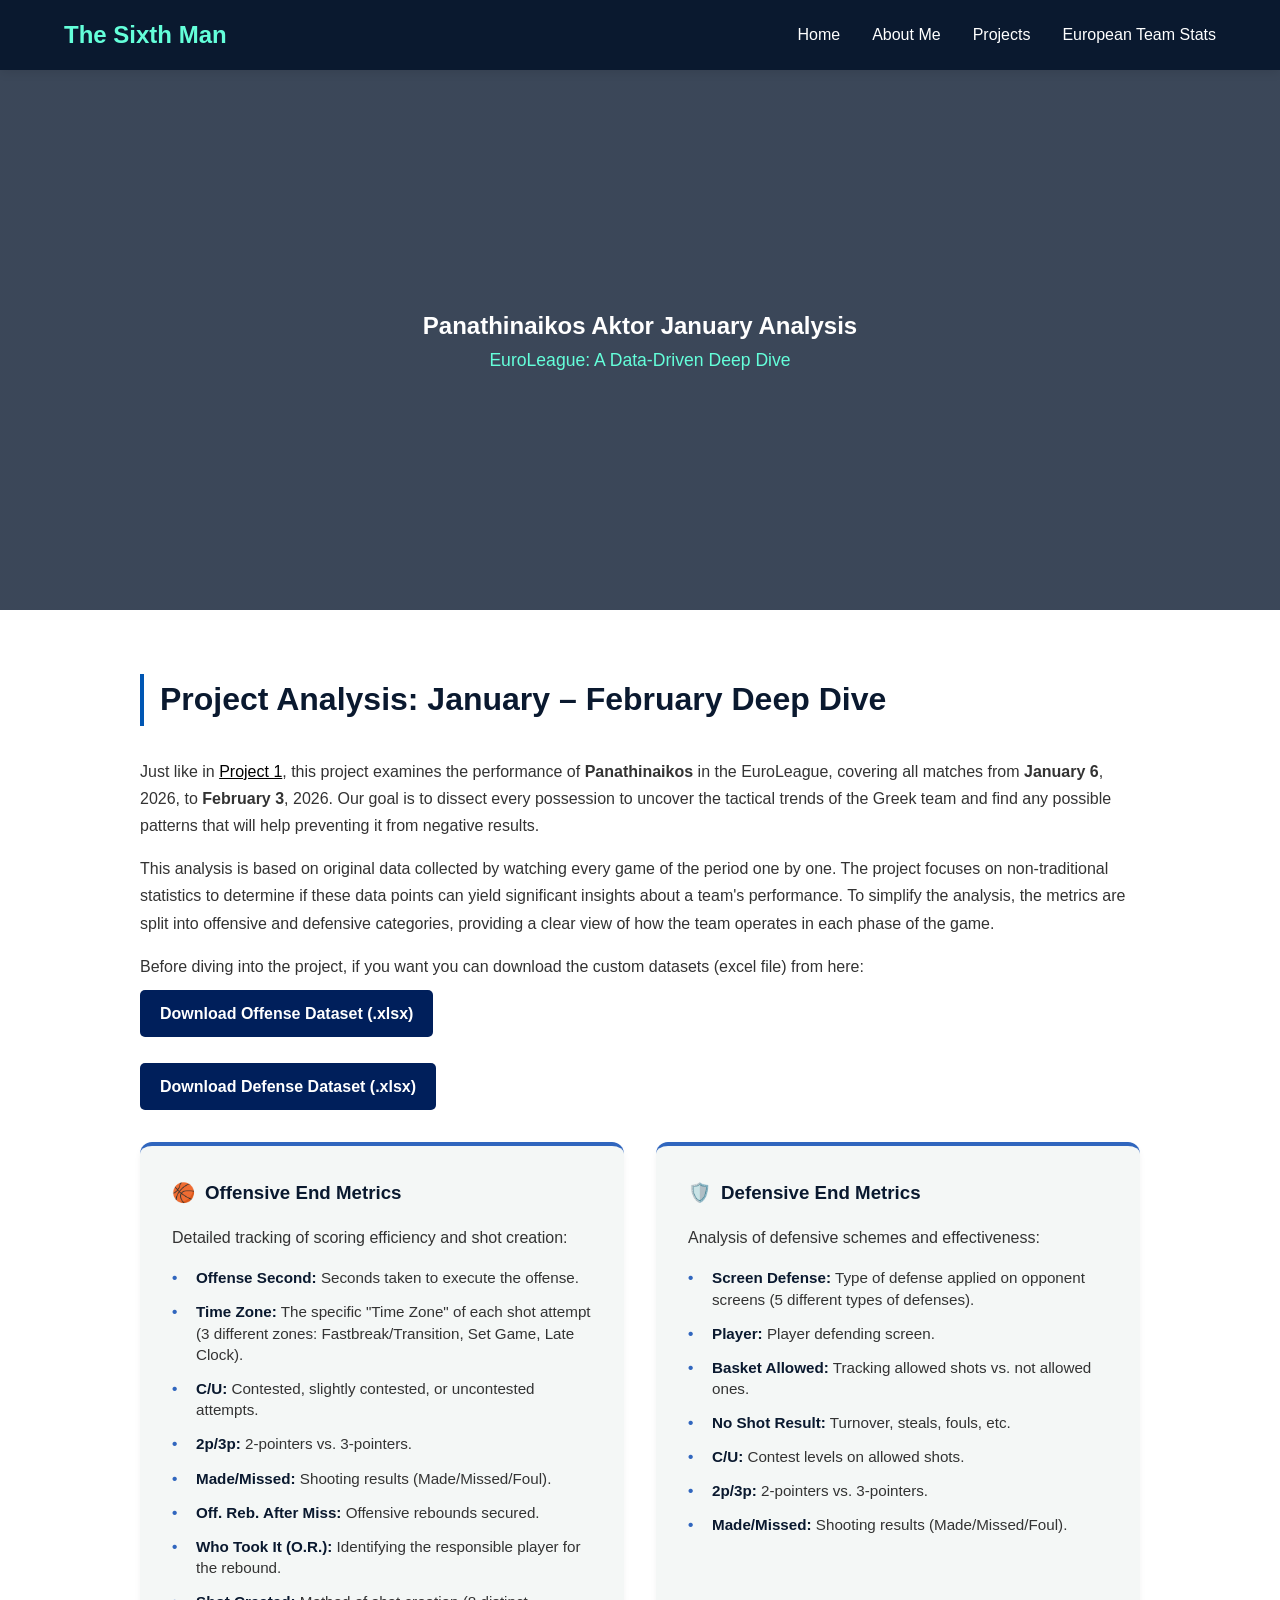
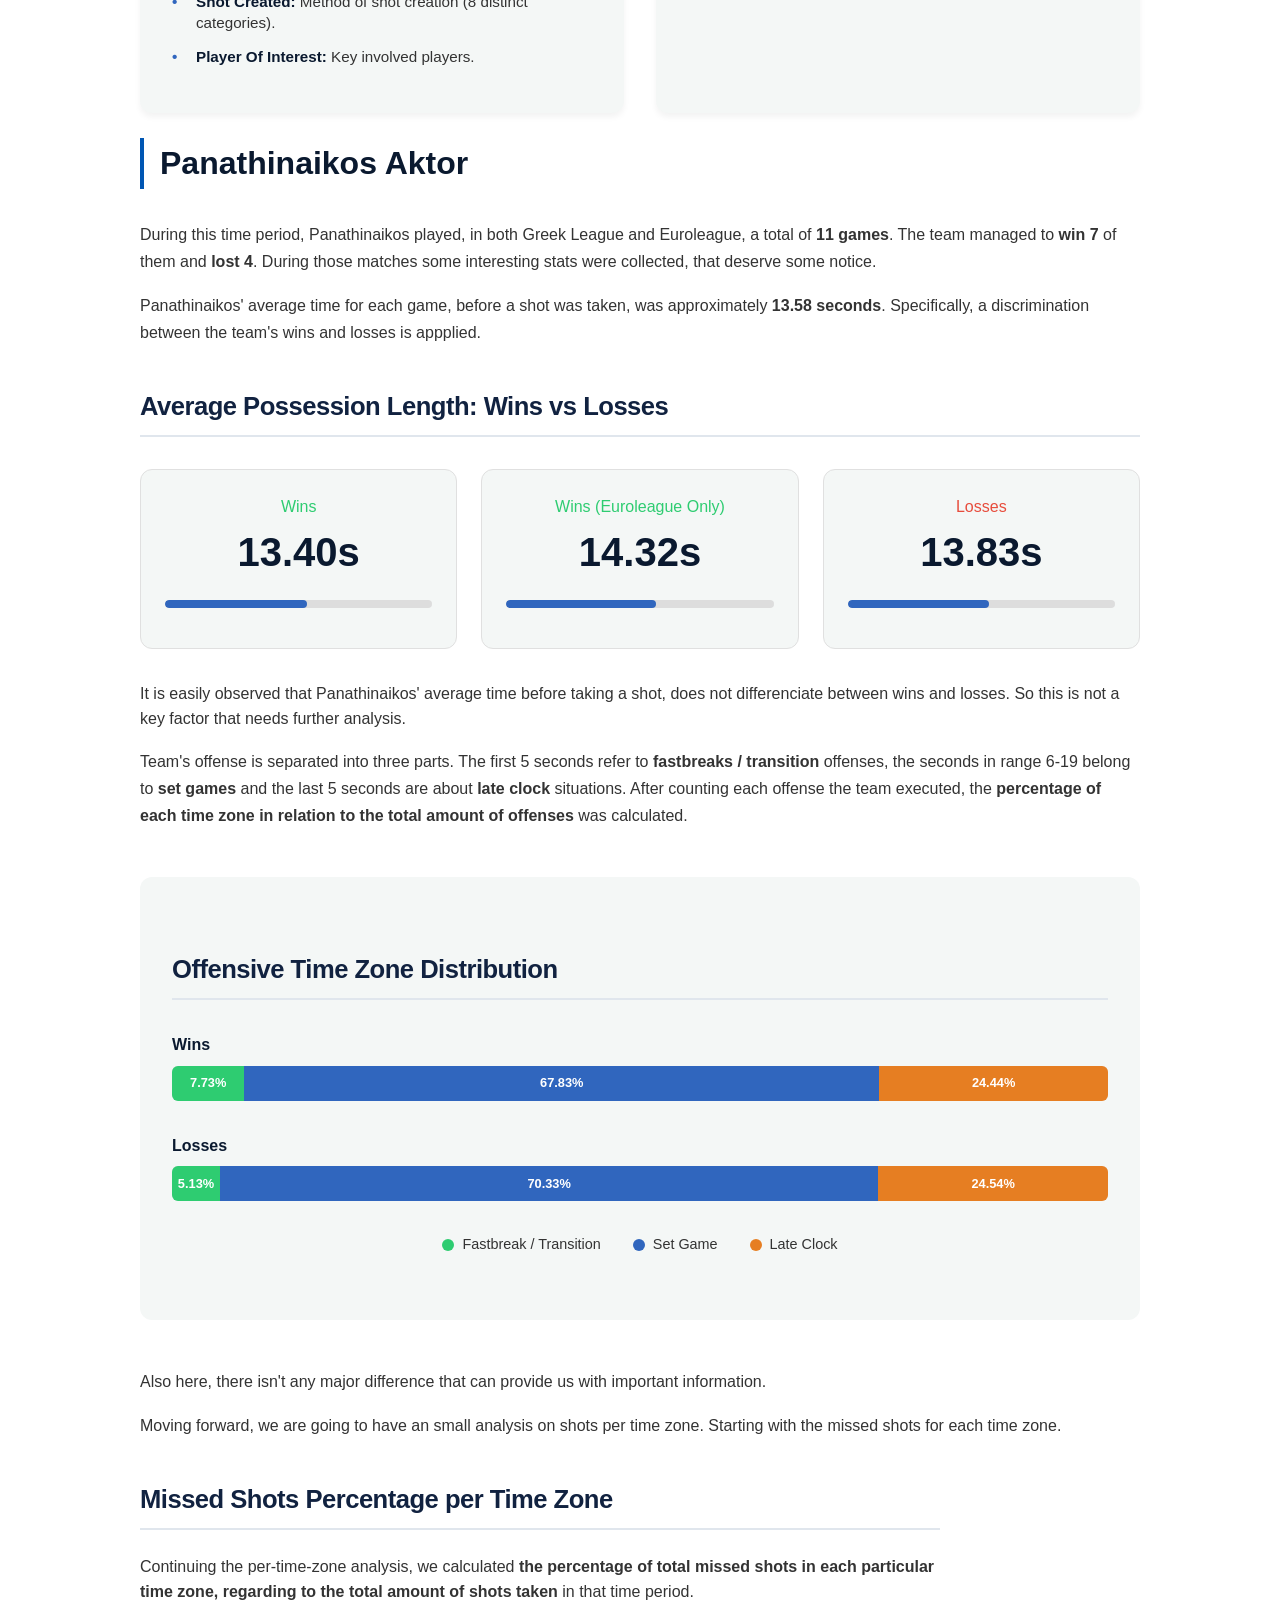
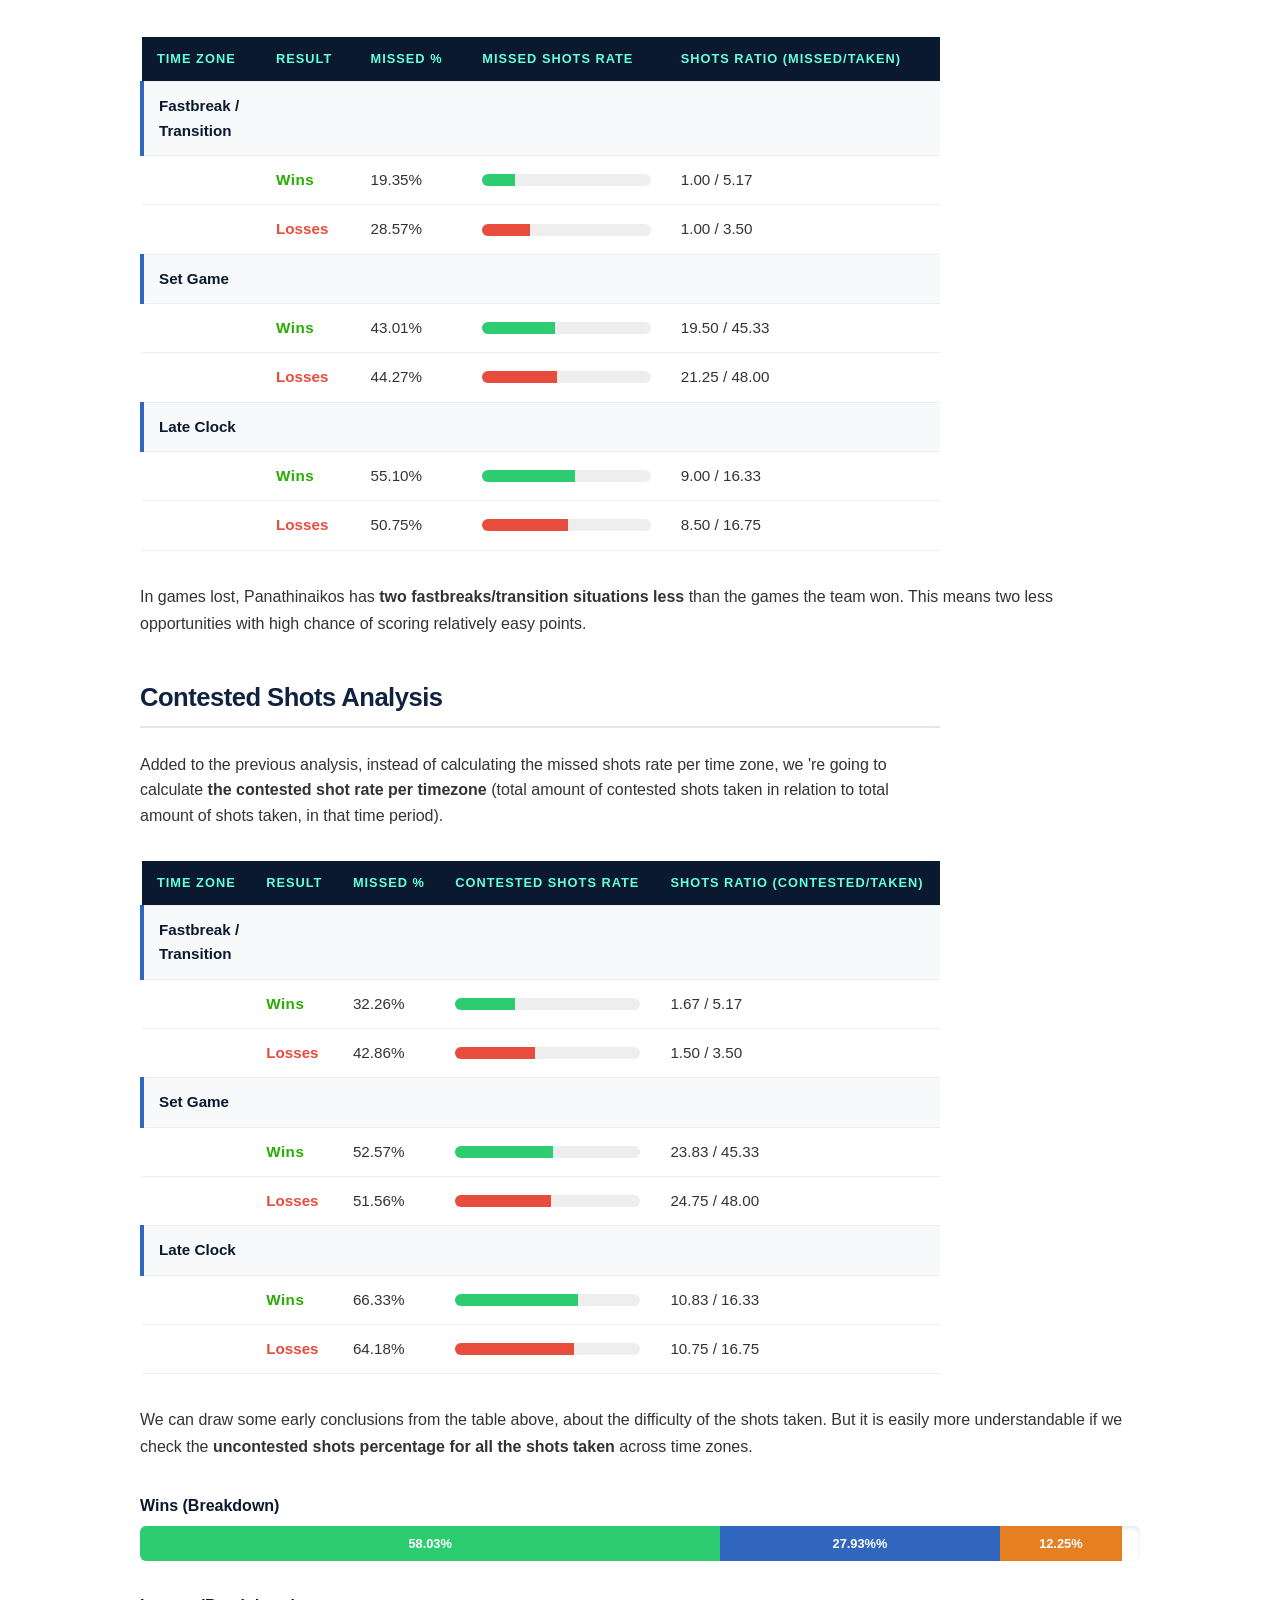
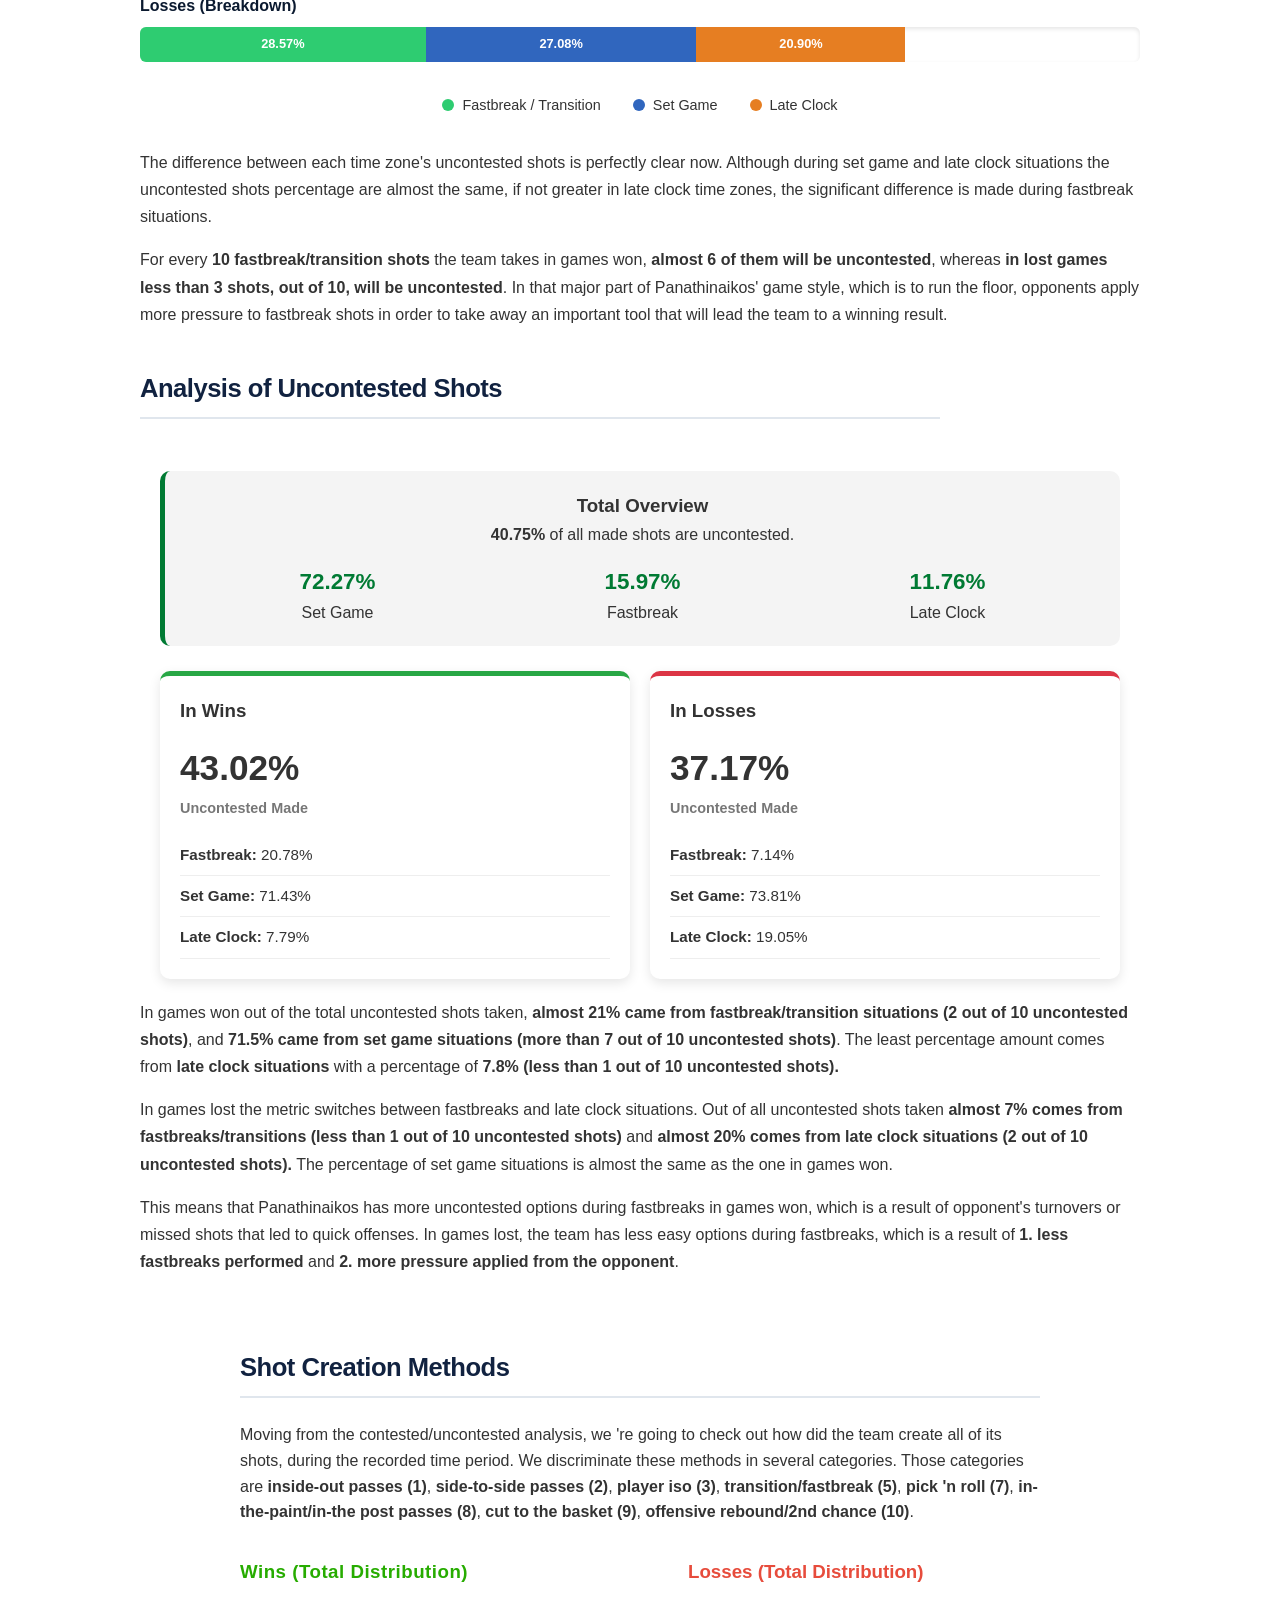
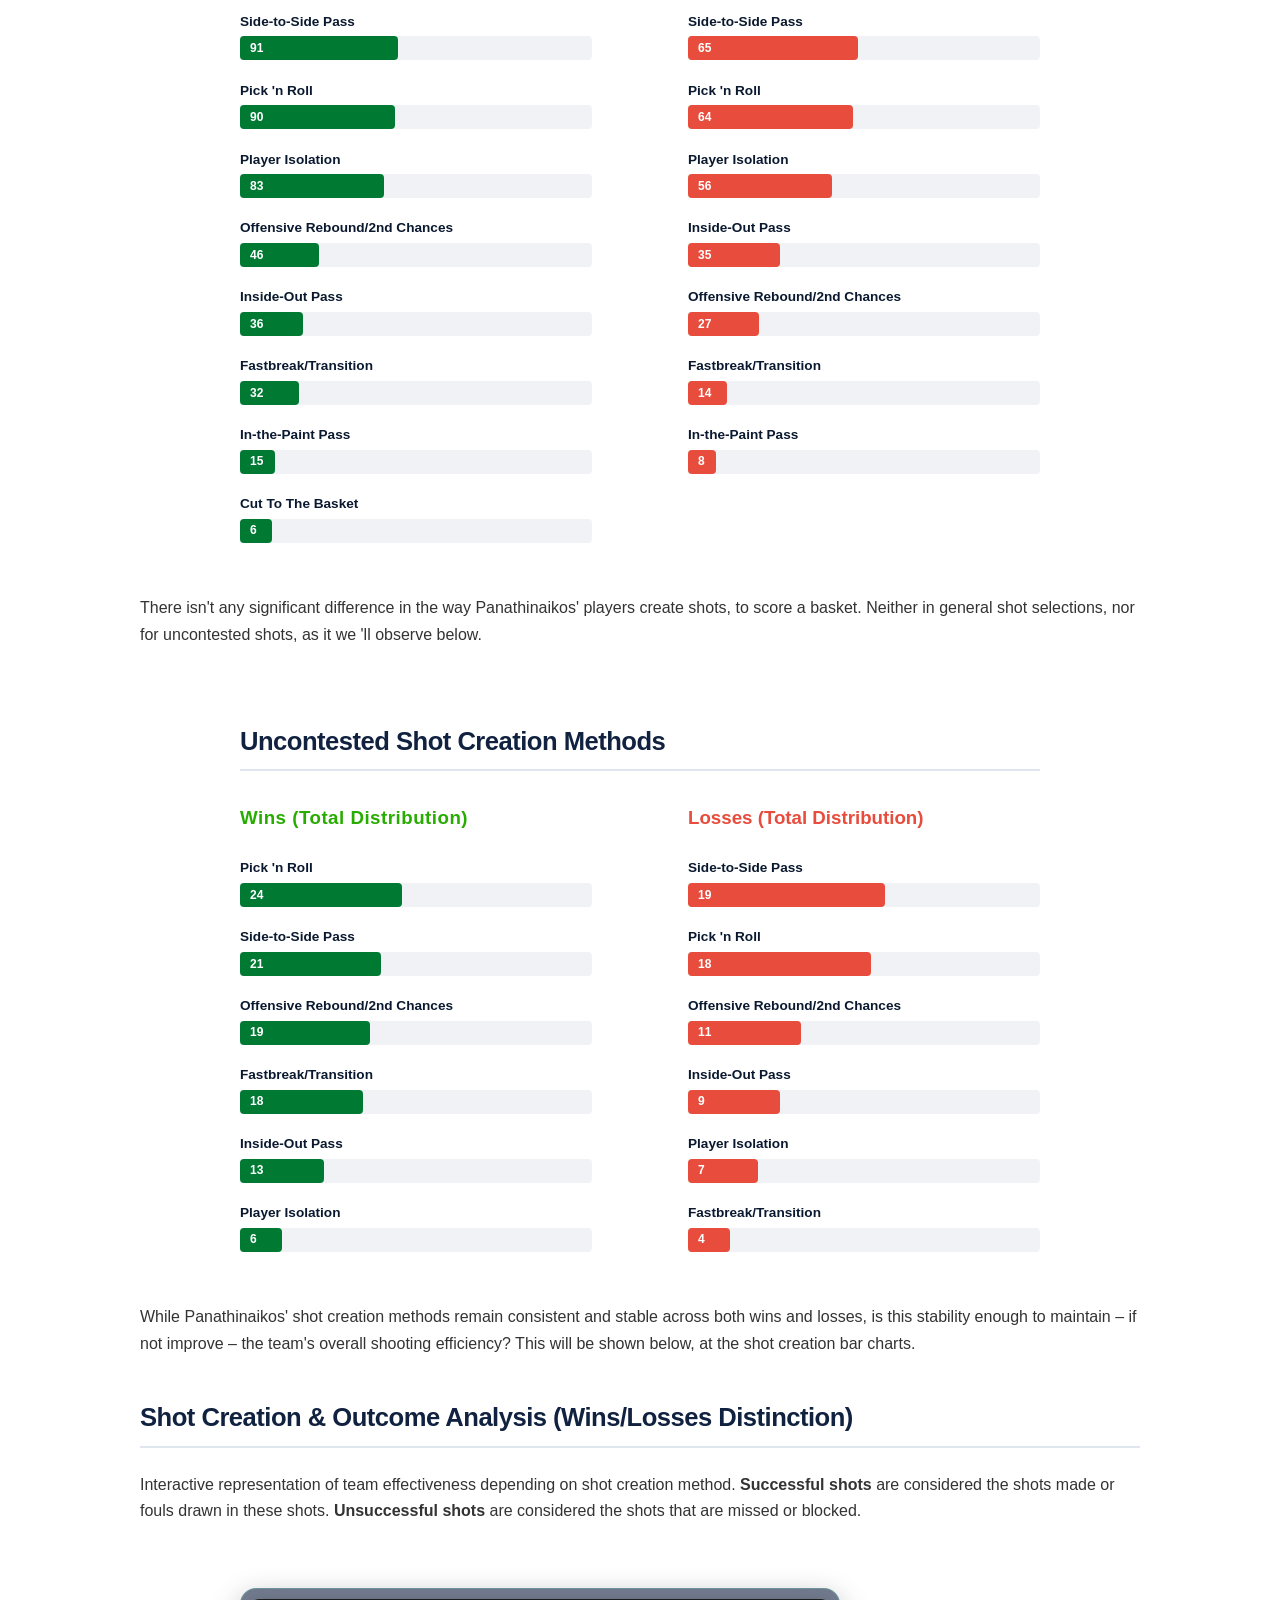
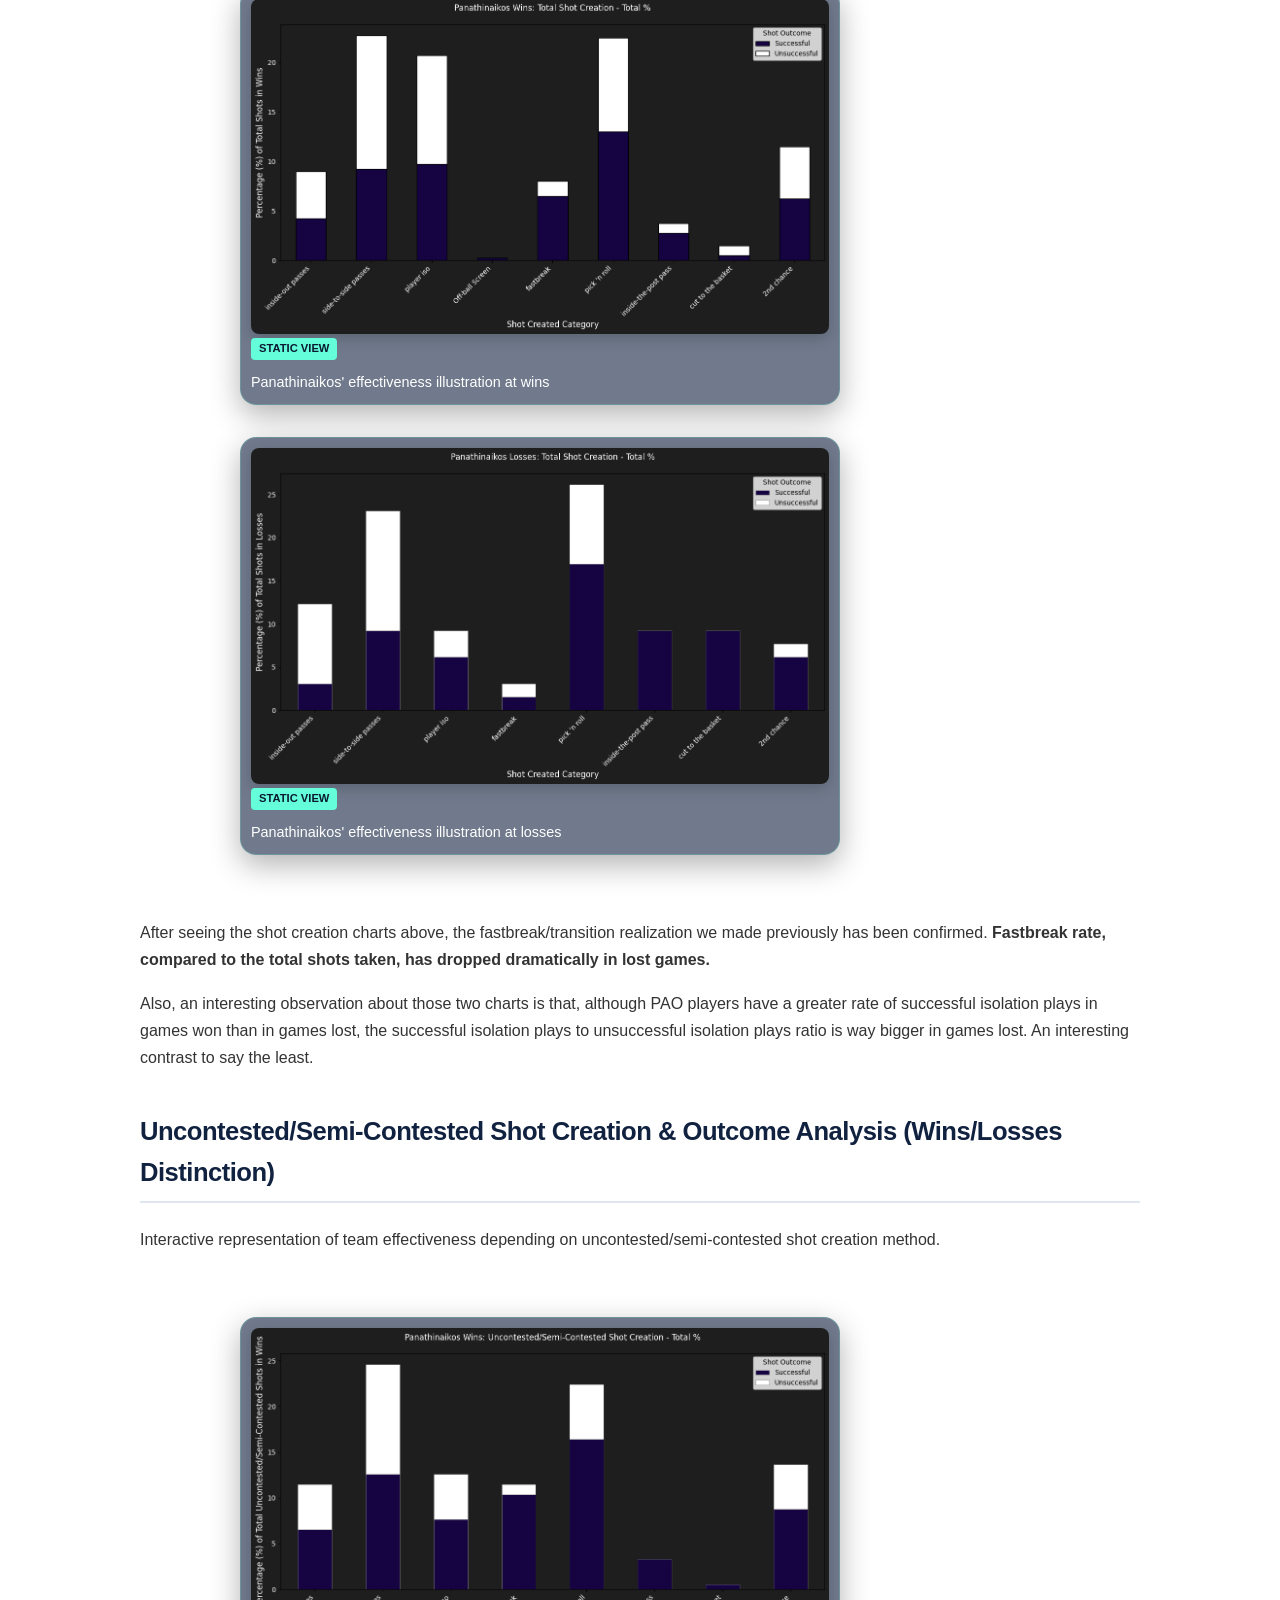
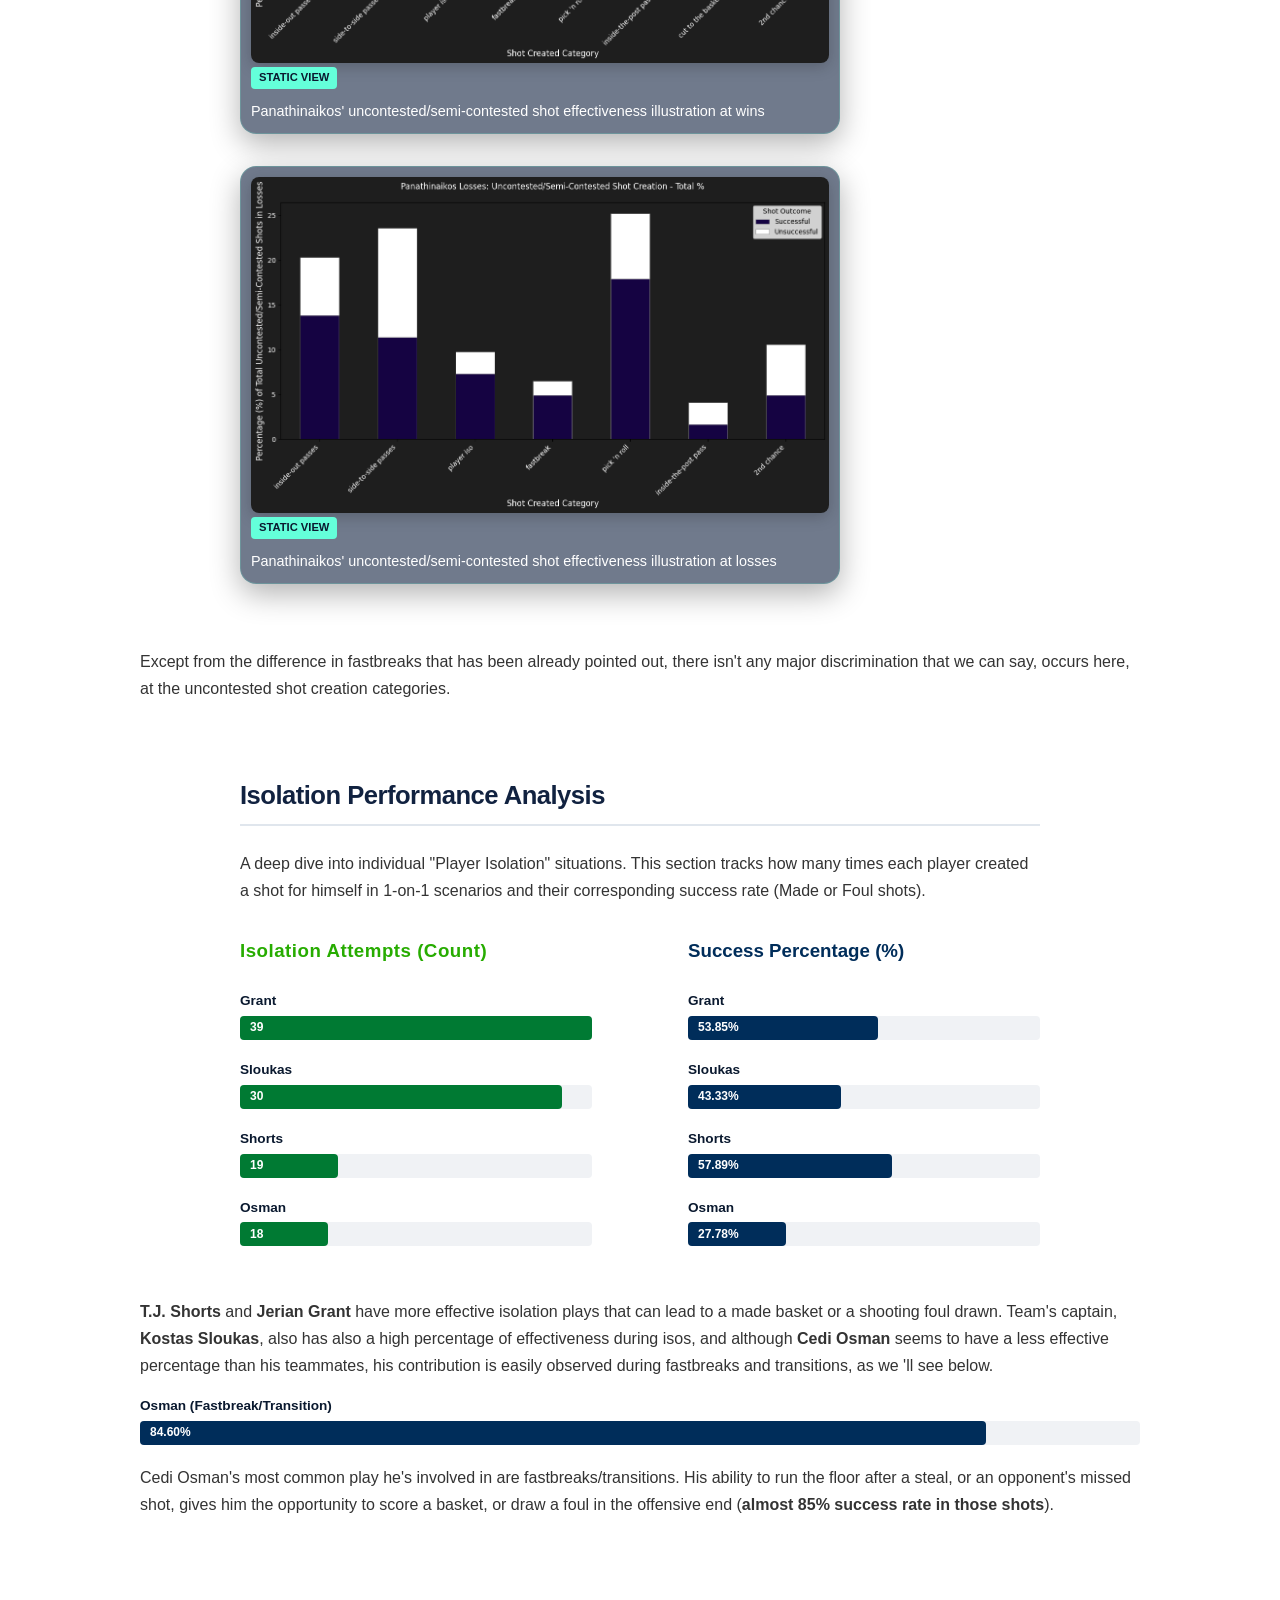
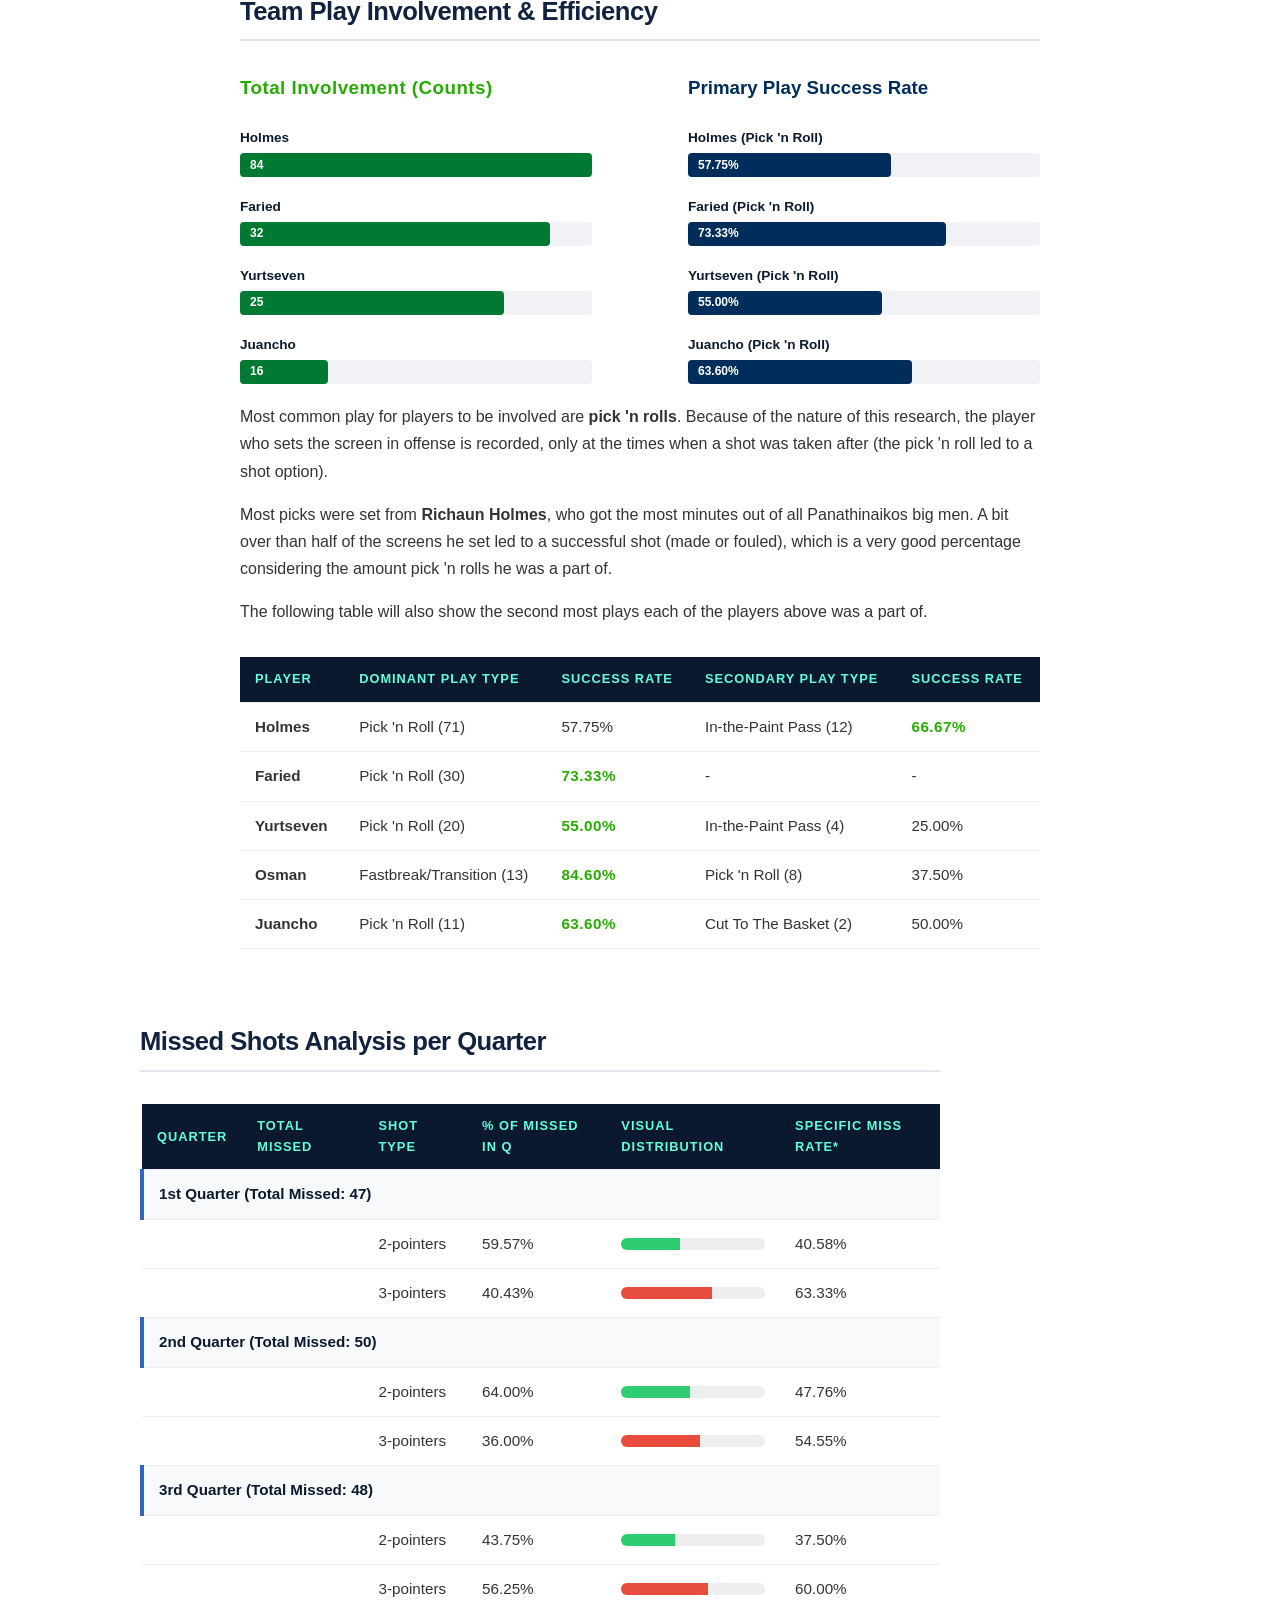
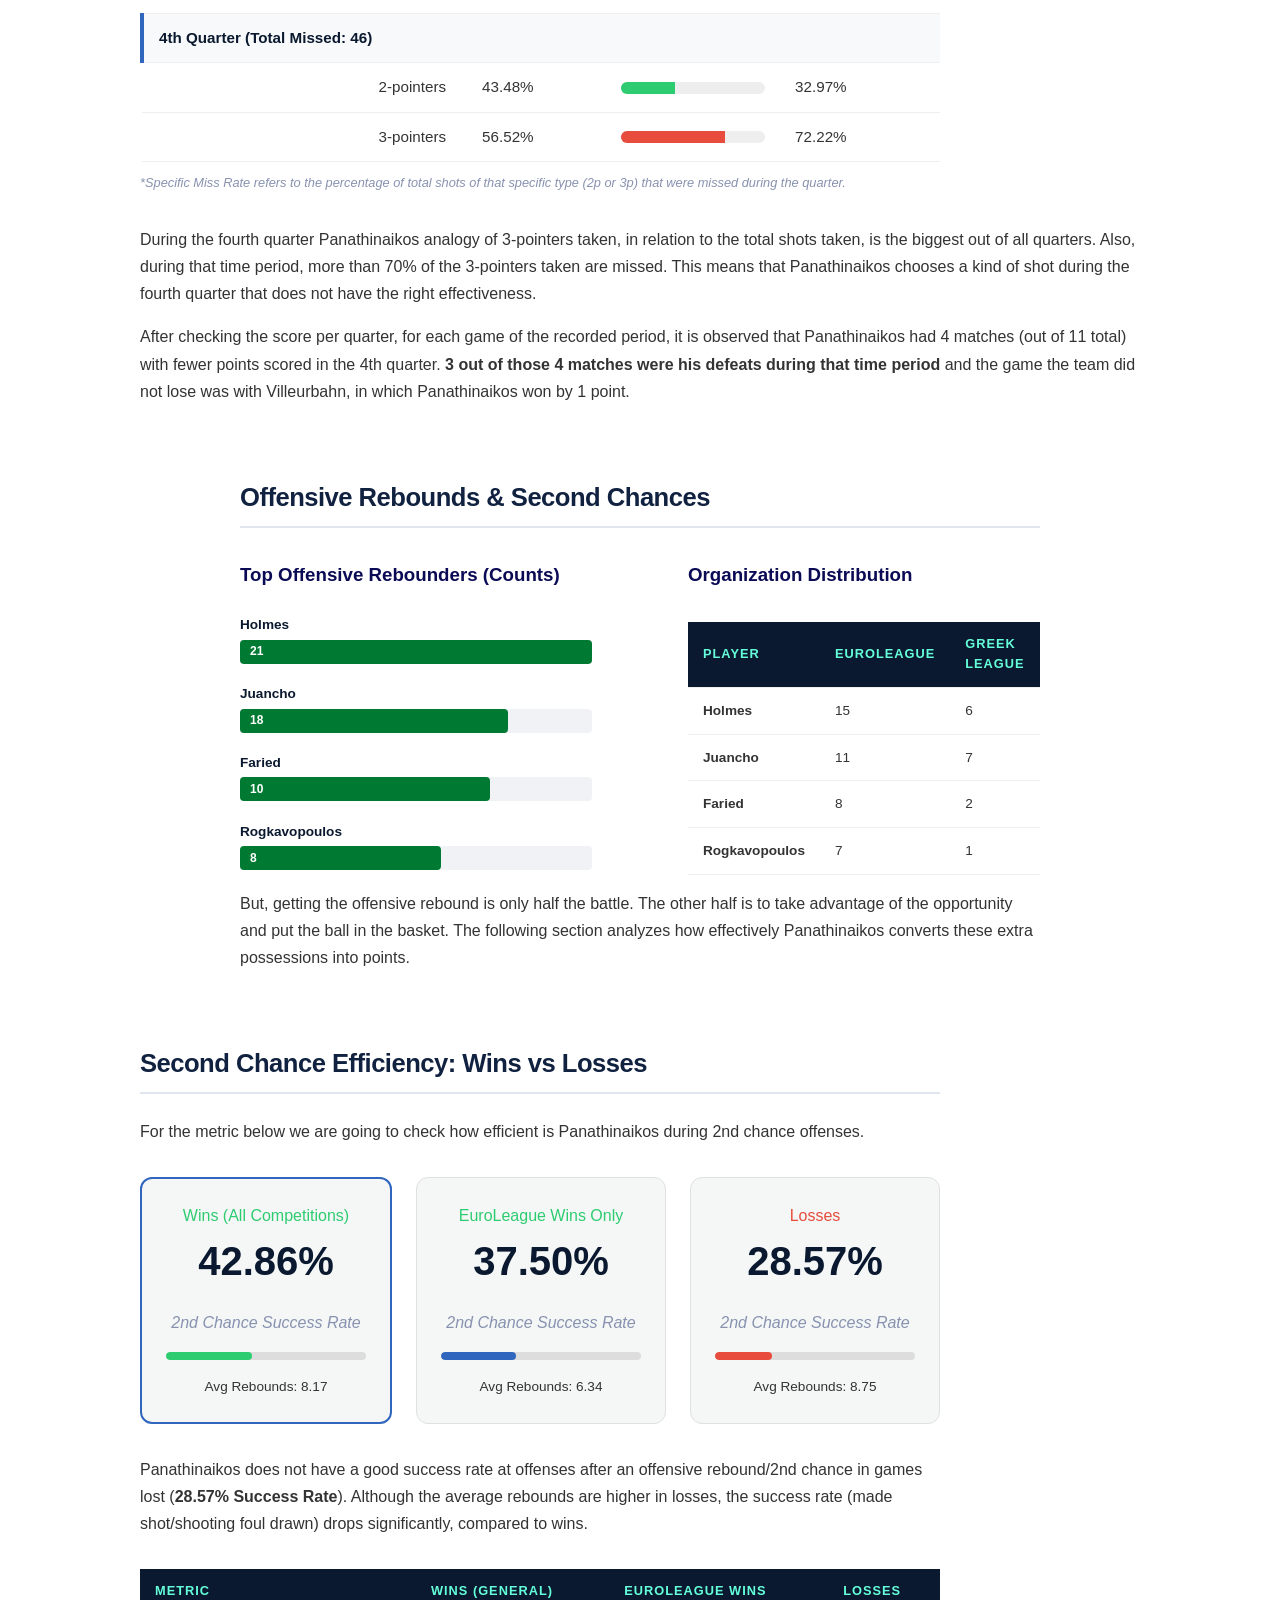
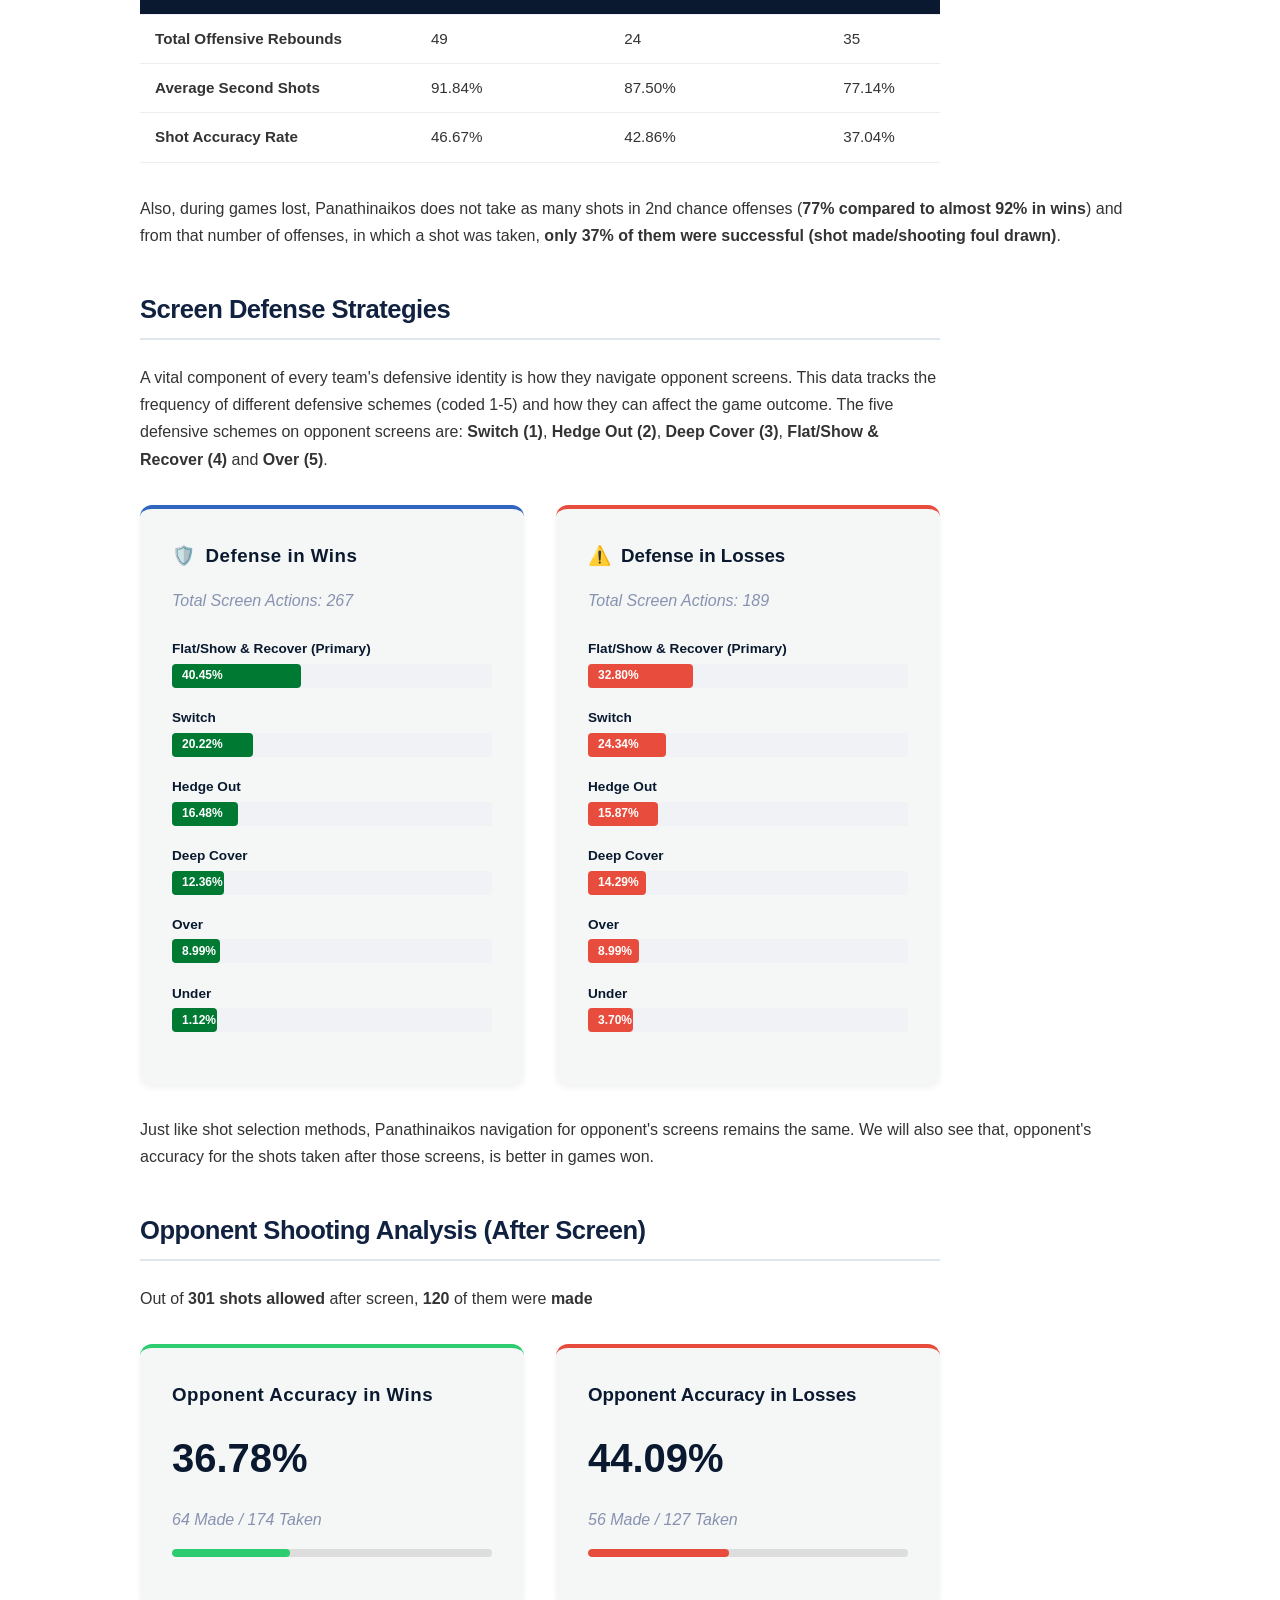
<file: project2.html>
<!--
    Project 2 Page
-->

<!DOCTYPE html>
<html lang="en">
<head>
    <meta charset="UTF-8">
    <meta name="viewport" content="width=device-width, initial-scale=1.0">
    <title>Project 2 | Sports Analytics</title>
    <link rel="stylesheet" href="style.css">
</head>
<body>
    <header>
        <a href="index.html" class="logo">The Sixth Man</a>
        <nav>
            <ul>
                <li><a href="index.html">Home</a></li>
                <li><a href="about.html">About Me</a></li>
                <li><a href="projects.html">Projects</a></li>
                <li><a href="stats.html">European Team Stats</a></li>
            </ul>
        </nav>
    </header>

    <main>

        <section class="project-hero2">
            <h1>Panathinaikos Aktor January Analysis</h1>
            <p class="subtitle">EuroLeague: A Data-Driven Deep Dive</p>
        </section>

        <section class="project-content">
            <div class="content-wrapper">
                <h2 class="section-title">Project Analysis: January – February Deep Dive</h2>
        
                <p>
                    Just like in <a href="project1.html" class="proj1">Project 1</a>, this project examines the performance of <strong>Panathinaikos</strong> in the EuroLeague, covering all matches from <strong>January 6</strong>, 2026, to <strong>February 3</strong>, 2026. Our goal is to dissect every possession to uncover the tactical trends of the Greek team
                    and find any possible patterns that will help preventing it from negative results.
                </p>

                <p>
                    This analysis is based on original data collected by watching every game of the period one by one. The project focuses on non-traditional statistics 
                    to determine if these data points can yield significant insights about a team's performance. To simplify the analysis, the metrics are split into offensive and 
                    defensive categories, providing a clear view of how the team operates in each phase of the game.
                </p>
                <p>
                    Before diving into the project, if you want you can download the custom datasets (excel file) from here:<br>
                    <a href="Panathinaikos January Stats.xlsx" download class="download-btn">Download Offense Dataset (.xlsx)</a>
                </p>
                <p>
                    <a href="Panathinaikos Defense Stats.xlsx" download class="download-btn">Download Defense Dataset (.xlsx)</a>
                </p>
                <div class="analysis-grid">
                    <div class="analysis-card">
                        <h3><span class="icon">🏀</span> Offensive End Metrics</h3>
                        <p>Detailed tracking of scoring efficiency and shot creation:</p>
                        <ul>
                            <li><strong>Offense Second:</strong> Seconds taken to execute the offense.</li>
                            <li><strong>Time Zone:</strong> The specific "Time Zone" of each shot attempt (3 different zones: Fastbreak/Transition, Set Game, Late Clock).</li>
                            <li><strong>C/U:</strong> Contested, slightly contested, or uncontested attempts.</li>
                           <li><strong>2p/3p:</strong> 2-pointers vs. 3-pointers.</li>
                            <li><strong>Made/Missed:</strong> Shooting results (Made/Missed/Foul).</li>
                            <li><strong>Off. Reb. After Miss:</strong> Offensive rebounds secured.</li>
                            <li><strong>Who Took It (O.R.):</strong> Identifying the responsible player for the rebound.</li>
                            <li><strong>Shot Created:</strong> Method of shot creation (8 distinct categories).</li>
                            <li><strong>Player Of Interest:</strong> Key involved players.</li>
                        </ul>
                    </div>

                    <div class="analysis-card">
                        <h3><span class="icon">🛡️</span> Defensive End Metrics</h3>
                        <p>Analysis of defensive schemes and effectiveness:</p>
                        <ul>
                            <li><strong>Screen Defense:</strong> Type of defense applied on opponent screens (5 different types of defenses).</li>
                            <li><strong>Player:</strong> Player defending screen.</li>
                            <li><strong>Basket Allowed:</strong> Tracking allowed shots vs. not allowed ones.</li>
                            <li><strong>No Shot Result:</strong> Turnover, steals, fouls, etc.</li>
                            <li><strong>C/U:</strong> Contest levels on allowed shots.</li>
                            <li><strong>2p/3p:</strong> 2-pointers vs. 3-pointers.</li>
                            <li><strong>Made/Missed:</strong> Shooting results (Made/Missed/Foul).</li>
                        </ul>
                    </div>
                </div>
                <br>
                <h2 class="section-title">Panathinaikos Aktor</h2>

                <p>
                    During this time period, Panathinaikos played, in both Greek League and Euroleague, a total of <strong>11 games</strong>. The team
                    managed to <strong>win 7</strong> of them and <strong>lost 4</strong>. During those matches 
                    some interesting stats were collected, that deserve some notice.
                </p>
                <p>
                Panathinaikos' average time for each game, before a shot was taken, was approximately <strong>13.58 seconds</strong>. Specifically, a 
                discrimination between the team's wins and losses is appplied.
                <div class="analysis-visual">
                    <h3 class="section-subtitle">Average Possession Length: Wins vs Losses</h3>
                    <div class="pace-comparison">
                        <div class="pace-card win">
                            <span class="label">Wins</span>
                            <div class="time-value">13.40s</div>
                            <div class="pace-bar-container">
                                <div class="pace-bar" style="width: 53%;"></div> </div>
                        </div>

                        <div class="pace-card win">
                            <span class="label">Wins (Euroleague Only)</span>
                            <div class="time-value">14.32s</div>
                            <div class="pace-bar-container">
                                <div class="pace-bar" style="width: 56%;"></div> </div>
                        </div>

                        <div class="pace-card loss">
                            <span class="label">Losses</span>
                            <div class="time-value">13.83s</div>
                            <div class="pace-bar-container">
                                <div class="pace-bar" style="width: 52.7%;"></div> </div>
                        </div>

                    </div>
                </div>
                
                It is easily observed that Panathinaikos' average time before taking a shot, does not differenciate
                between wins and losses. So this is not a key factor that needs further analysis.
            </p>
            <p>
                Team's offense is separated into three parts. The first 5 seconds refer to <strong>fastbreaks / 
                transition</strong> offenses, the seconds in range 6-19 belong to <strong>set games</strong>
                and the last 5 seconds are about <strong>late clock</strong> situations.
                After counting each offense the team executed, the <strong>percentage of each time zone in relation to the total
                amount of offenses</strong> was calculated.
                <section class="distribution-analysis">
                    <h3 class="section-subtitle">Offensive Time Zone Distribution</h3>
                    
                    <div class="dist-container">
                        <div class="dist-group">
                            <h4>Wins</h4>
                            <div class="stacked-bar">
                            <div class="segment fastbreak" style="width: 7.73%" title="Fastbreak: 7.73%">7.73%</div>
                            <div class="segment setgame" style="width: 67.83%" title="Set Game: 67.83%">67.83%</div>
                            <div class="segment lateclock" style="width: 24.44%" title="Late Clock: 24.44%">24.44%</div>
                            </div>
                        </div>

                        <div class="dist-group">
                            <h4>Losses</h4>
                            <div class="stacked-bar">
                            <div class="segment fastbreak" style="width: 5.13%" title="Fastbreak: 5.13%">5.13%</div>
                            <div class="segment setgame" style="width: 70.33%" title="Set Game: 70.33%">70.33%</div>
                            <div class="segment lateclock" style="width: 24.54%" title="Late Clock: 24.54%">24.54%</div>
                            </div>
                        </div>

                        <div class="dist-legend">
                            <span class="legend-item"><i class="dot fb"></i> Fastbreak / Transition</span>
                            <span class="legend-item"><i class="dot sg"></i> Set Game</span>
                            <span class="legend-item"><i class="dot lc"></i> Late Clock</span>
                        </div>
                    </div>
                </section>

                <p>
                    Also here, there isn't any major difference that can provide us with important information.
                </p>
                <p>
                    Moving forward, we are going to have an small analysis on shots per time zone. Starting with the missed shots for each time zone.
                </p>
            </p>

            <p>
                <section class="shots-analysis">
                <h3 class="section-subtitle">Missed Shots Percentage per Time Zone</h3>
                
                Continuing the per-time-zone analysis, we calculated <strong>the percentage of total missed shots in each particular time zone, regarding 
                to the total amount of shots taken</strong> in that time period.
                <div class="table-container">
                    <table class="analysis-table">
                        <thead>
                        <tr>
                            <th>Time Zone</th>
                            <th>Result</th>
                            <th>Missed %</th>
                            <th>Missed Shots Rate</th>
                            <th>Shots Ratio (Missed/Taken)</th>
                        </tr>
                    </thead>
                    <tbody>
                        <tr class="group-header"><td colspan="5">Fastbreak / <br>Transition</td></tr>
                        <tr>
                            <td></td>
                            <td class="win-label">Wins</td>
                            <td>19.35%</td>
                            <td><div class="bar-bg"><div class="bar-fill win" style="width: 19.35%"></div></div></td>
                            <td>1.00 / 5.17</td>
                        </tr>
                        <tr>
                            <td></td>
                            <td class="loss-label">Losses</td>
                            <td>28.57%</td>
                            <td><div class="bar-bg"><div class="bar-fill loss" style="width: 28.57%"></div></div></td>
                            <td>1.00 / 3.50</td>
                        </tr>

                        <tr class="group-header"><td colspan="5">Set Game</td></tr>
                        <tr>
                            <td></td>
                            <td class="win-label">Wins</td>
                            <td>43.01%</td>
                            <td><div class="bar-bg"><div class="bar-fill win" style="width: 43.01%"></div></div></td>
                            <td>19.50 / 45.33</td>
                        </tr>
                        <tr>
                            <td></td>
                            <td class="loss-label">Losses</td>
                            <td>44.27%</td>
                            <td><div class="bar-bg"><div class="bar-fill loss" style="width: 44.27%"></div></div></td>
                            <td>21.25 / 48.00</td>
                        </tr>

                        <tr class="group-header"><td colspan="5">Late Clock</td></tr>
                        <tr>
                            <td></td>
                            <td class="win-label">Wins</td>
                            <td>55.10%</td>
                            <td><div class="bar-bg"><div class="bar-fill win" style="width: 55.10%"></div></div></td>
                            <td>9.00 / 16.33</td>
                        </tr>
                        <tr>
                            <td></td>
                            <td class="loss-label">Losses</td>
                            <td>50.75%</td>
                            <td><div class="bar-bg"><div class="bar-fill loss" style="width: 50.75%"></div></div></td>
                            <td>8.50 / 16.75</td>
                        </tr>
                    </tbody>
                </table>
                </div>
                </section>

                <p>
                    In games lost, Panathinaikos has <strong>two fastbreaks/transition situations less</strong> than the games the team won. This means two less opportunities
                    with high chance of scoring relatively easy points.
                </p>
            </p>

            <p>
                <section class="shots-analysis">
                    <h3 class="section-subtitle">Contested Shots Analysis</h3>
                    Added to the previous analysis, instead of calculating the missed shots rate per time zone, we 're going to calculate <strong>the contested shot rate per
                    timezone</strong> (total amount of contested shots taken in relation to total amount of shots taken, in that time period).
                    
                    <div class="table-container">
                    <table class="analysis-table">
                        <thead>
                        <tr>
                            <th>Time Zone</th>
                            <th>Result</th>
                            <th>Missed %</th>
                            <th>Contested Shots Rate</th>
                            <th>Shots Ratio (Contested/Taken)</th>
                        </tr>
                    </thead>
                    <tbody>
                        <tr class="group-header"><td colspan="5">Fastbreak / <br>Transition</td></tr>
                        <tr>
                            <td></td>
                            <td class="win-label">Wins</td>
                            <td>32.26%</td>
                            <td><div class="bar-bg"><div class="bar-fill win" style="width: 32.26%"></div></div></td>
                            <td>1.67 / 5.17</td>
                        </tr>
                        <tr>
                            <td></td>
                            <td class="loss-label">Losses</td>
                            <td>42.86%</td>
                            <td><div class="bar-bg"><div class="bar-fill loss" style="width: 42.86%"></div></div></td>
                            <td>1.50 / 3.50</td>
                        </tr>

                        <tr class="group-header"><td colspan="5">Set Game</td></tr>
                        <tr>
                            <td></td>
                            <td class="win-label">Wins</td>
                            <td>52.57%</td>
                            <td><div class="bar-bg"><div class="bar-fill win" style="width: 52.57%"></div></div></td>
                            <td>23.83 / 45.33</td>
                        </tr>
                        <tr>
                            <td></td>
                            <td class="loss-label">Losses</td>
                            <td>51.56%</td>
                            <td><div class="bar-bg"><div class="bar-fill loss" style="width: 51.56%"></div></div></td>
                            <td>24.75 / 48.00</td>
                        </tr>

                        <tr class="group-header"><td colspan="5">Late Clock</td></tr>
                        <tr>
                            <td></td>
                            <td class="win-label">Wins</td>
                            <td>66.33%</td>
                            <td><div class="bar-bg"><div class="bar-fill win" style="width: 66.33%"></div></div></td>
                            <td>10.83 / 16.33</td>
                        </tr>
                        <tr>
                            <td></td>
                            <td class="loss-label">Losses</td>
                            <td>64.18%</td>
                            <td><div class="bar-bg"><div class="bar-fill loss" style="width: 64.18%"></div></div></td>
                            <td>10.75 / 16.75</td>
                        </tr>
                    </tbody>
                </table>
                </div>
                </section>

            </p>

            <p>
                <p>
                    We can draw some early conclusions from the table above, about the difficulty of the shots taken. But it is easily more understandable if we check the <strong>uncontested shots 
                    percentage for all the shots taken</strong> across time zones.
                </p>
                    <div class="dist-container">
                        <div class="dist-group">
                        <h4>Wins (Breakdown)</h4>
                            <div class="stacked-bar">
                                <div class="segment fastbreak" style="width: 58.03%" title="Fastbreak: 58.03%">58.03%</div>
                                <div class="segment setgame" style="width: 27.93%" title="Set Game: 27.93%">27.93%%</div>
                                <div class="segment lateclock" style="width: 12.25%" title="Late Clock: 12.25%">12.25%</div>
                            </div>
                        </div>

                        <div class="dist-group">
                            <h4>Losses (Breakdown)</h4>
                            <div class="stacked-bar">
                                <div class="segment fastbreak" style="width: 28.57%" title="Fastbreak: 28.57%">28.57%</div>
                                <div class="segment setgame" style="width: 27.08%" title="Set Game: 27.08%">27.08%</div>
                                <div class="segment lateclock" style="width: 20.90%" title="Late Clock: 20.90%">20.90%</div>
                            </div>
                        </div>
        
                        <div class="dist-legend">
                            <span class="legend-item"><i class="dot fb"></i> Fastbreak / Transition</span>
                            <span class="legend-item"><i class="dot sg"></i> Set Game</span>
                            <span class="legend-item"><i class="dot lc"></i> Late Clock</span>
                        </div>
                    </div>
                <p>
                    The difference between each time zone's uncontested shots is perfectly clear now. Although during set game and late clock situations
                    the uncontested shots percentage are almost the same, if not greater in late clock time zones, the significant difference is made during fastbreak situations.
                </p>
                <p>
                    For every <strong>10 fastbreak/transition shots</strong> the team takes in games won, <strong>almost 6 of them will be uncontested</strong>, whereas <strong>in lost games less than
                    3 shots, out of 10, will be uncontested</strong>. In that major part of Panathinaikos' game style, which is to run the floor, opponents apply more pressure to fastbreak shots
                    in order to take away an important tool that will lead the team to a winning result.
                </p>
            </p>

            <p>
                <section class="shots-analysis">
                    <h3 class="section-subtitle">Analysis of Uncontested Shots</h3>

                    <!--<div class="table-container">
                        <table class="analysis-table">
                            <thead>
                                <tr>
                                    <th>Metric</th>
                                    <th>Result Type</th>
                                    <th>Percentage</th>
                                    <th>Visual Rate</th>
                                </tr>
                            </thead>
                            <tbody>
                                <tr class="group-header"><td colspan="4">Total Made Uncontested Shots</td></tr>
                                <tr>
                                    <td>Uncontested vs Total Made</td>
                                    <td class="win-label">Total Games</td>
                                    <td>40.75%</td>
                                    <td><div class="bar-bg"><div class="bar-fill win" style="width: 40.75%"></div></div></td>
                                </tr>
                                <tr>
                                    <td></td>
                                    <td class="win-label">Wins</td>
                                    <td>43.02%</td>
                                    <td><div class="bar-bg"><div class="bar-fill win" style="width: 43.02%"></div></div></td>
                                </tr>
                                <tr>
                                    <td></td>
                                    <td class="loss-label">Losses</td>
                                    <td>37.17%</td>
                                    <td><div class="bar-bg"><div class="bar-fill loss" style="width: 37.17%"></div></div></td>
                                </tr>
                            </tbody>
                        </table>
                    </div>-->
                </section>

                <section class="analysis-section">
                    <div class="stats-card general-bg">
                        <h3>Total Overview</h3>
                        <p><strong>40.75%</strong> of all made shots are uncontested.</p>
                        <div class="distribution-grid">
                            <div class="dist-item"><span>72.27%</span> Set Game</div>
                            <div class="dist-item"><span>15.97%</span> Fastbreak</div>
                            <div class="dist-item"><span>11.76%</span> Late Clock</div>
                        </div>
                    </div>

                    <div class="comparison-grid">
                        <div class="comparison-card win-border">
                            <h3>In Wins</h3>
                            <div class="main-stat">43.02% <small>Uncontested Made</small></div>
                            <ul class="sub-stats">
                                <li><strong>Fastbreak:</strong> 20.78%</li>
                                <li><strong>Set Game:</strong> 71.43%</li>
                                <li><strong>Late Clock:</strong> 7.79%</li>
                            </ul>
                        </div>

                        <div class="comparison-card loss-border">
                            <h3>In Losses</h3>
                            <div class="main-stat">37.17% <small>Uncontested Made</small></div>
                            <ul class="sub-stats">
                                <li><strong>Fastbreak:</strong> 7.14%</li>
                                <li><strong>Set Game:</strong> 73.81%</li>
                                <li><strong>Late Clock:</strong> 19.05%</li>
                            </ul>
                        </div>
                    </div>
                </section>

                <p>
                    In games won out of the total uncontested shots taken, <strong>almost 21% came from fastbreak/transition situations (2 out of 10 uncontested shots)</strong>,
                    and <strong>71.5% came from set game situations (more than 7 out of 10 uncontested shots)</strong>. The least percentage amount comes from <strong>late clock situations</strong>
                    with a percentage of <strong>7.8% (less than 1 out of 10 uncontested shots).</strong> 
                </p>
                <p>
                    In games lost the metric switches between fastbreaks and late clock situations. Out of all uncontested shots taken <strong>almost 7% comes from
                    fastbreaks/transitions (less than 1 out of 10 uncontested shots)</strong> and <strong>almost 20% comes from late clock situations (2 out of 10 uncontested shots).</strong>
                    The percentage of set game situations is almost the same as the one in games won.
                </p>
                <p>
                    This means that Panathinaikos has more uncontested options during fastbreaks in games won, which is a result of opponent's turnovers or missed shots that led to
                    quick offenses. In games lost, the team has less easy options during fastbreaks, which is a result of <strong>1. less fastbreaks performed</strong> and <strong>2. more pressure applied from the 
                    opponent</strong>.
                </p>
            </p>

            <p>
                <section class="shot-creation-analysis">
                    
                    <h3 class="section-subtitle">Shot Creation Methods</h3>
                    Moving from the contested/uncontested analysis, we 're going to check out how did the team create all of its shots, during the recorded time period.
                    We discriminate these methods in several categories. Those categories are <strong>inside-out passes (1)</strong>, <strong>side-to-side passes (2)</strong>,
                    <strong>player iso (3)</strong>, <strong>transition/fastbreak (5)</strong>, <strong>pick 'n roll (7)</strong>, <strong>in-the-paint/in-the post passes (8)</strong>,
                    <strong>cut to the basket (9)</strong>, <strong>offensive rebound/2nd chance (10)</strong>.
        
                    <div class="creation-grid">
                        <div class="creation-col">
                            <h3 class="win-label text-center">Wins (Total Distribution)</h3>
                            <div class="chart-wrapper">
                                <div class="bar-group">
                                    <span class="category-name">Side-to-Side Pass</span>
                                    <div class="chart-bar-bg">
                                        <div class="chart-bar win" style="width: 44.8%">91</div> </div>
                                </div>
                                <div class="bar-group">
                                    <span class="category-name">Pick 'n Roll</span>
                                    <div class="chart-bar-bg">
                                        <div class="chart-bar win" style="width: 44%">90</div>
                                    </div>
                                </div>
                                <div class="bar-group">
                                    <span class="category-name">Player Isolation</span>
                                    <div class="chart-bar-bg">
                                        <div class="chart-bar win" style="width: 40.8%">83</div>
                                    </div>
                                </div>
                                <div class="bar-group">
                                    <span class="category-name">Offensive Rebound/2nd Chances</span>
                                    <div class="chart-bar-bg">
                                        <div class="chart-bar win" style="width: 22.53%">46</div>
                                    </div>
                                </div>
                                <div class="bar-group">
                                    <span class="category-name">Inside-Out Pass</span>
                                    <div class="chart-bar-bg">
                                        <div class="chart-bar win" style="width: 18.02%">36</div>
                                    </div>
                                </div>
                                <div class="bar-group">
                                    <span class="category-name">Fastbreak/Transition</span>
                                    <div class="chart-bar-bg">
                                        <div class="chart-bar win" style="width: 16.8%">32</div>
                                    </div>
                                </div>
                                <div class="bar-group">
                                    <span class="category-name">In-the-Paint Pass</span>
                                    <div class="chart-bar-bg">
                                        <div class="chart-bar win" style="width: 10%">15</div>
                                    </div>
                                </div>
                                <div class="bar-group">
                                    <span class="category-name">Cut To The Basket</span>
                                    <div class="chart-bar-bg">
                                        <div class="chart-bar win" style="width: 9%">6</div>
                                    </div>
                                </div>
                                </div>
                        </div>

                        <div class="creation-col">
                            <h3 class="loss-label text-center">Losses (Total Distribution)</h3>
                            <div class="chart-wrapper">
                                <div class="bar-group">
                                    <span class="category-name">Side-to-Side Pass</span>
                                    <div class="chart-bar-bg">
                                        <div class="chart-bar loss" style="width: 48.17%">65</div>
                                    </div>
                                </div>
                                <div class="bar-group">
                                    <span class="category-name">Pick 'n Roll</span>
                                <div class="chart-bar-bg">
                                    <div class="chart-bar loss" style="width: 46.80%">64</div>
                                </div>
                                </div>
                                <div class="bar-group">
                                    <span class="category-name">Player Isolation</span>
                                <div class="chart-bar-bg">
                                    <div class="chart-bar loss" style="width: 40.82%">56</div>
                                </div>
                                </div>
                                <div class="bar-group">
                                    <span class="category-name">Inside-Out Pass</span>
                                <div class="chart-bar-bg">
                                    <div class="chart-bar loss" style="width: 26.01%">35</div>
                                </div>
                                </div>
                                <div class="bar-group">
                                    <span class="category-name">Offensive Rebound/2nd Chances</span>
                                <div class="chart-bar-bg">
                                    <div class="chart-bar loss" style="width: 20.04%">27</div>
                                </div>
                                </div>
                                <div class="bar-group">
                                    <span class="category-name">Fastbreak/Transition</span>
                                <div class="chart-bar-bg">
                                    <div class="chart-bar loss" style="width: 11.20%">14</div>
                                </div>
                                </div>
                                <div class="bar-group">
                                    <span class="category-name">In-the-Paint Pass</span>
                                <div class="chart-bar-bg">
                                    <div class="chart-bar loss" style="width: 8%">8</div>
                                </div>
                                </div>
                            </div>

                        </div>
                    </div>
                </section>

                <p>
                    There isn't any significant difference in the way Panathinaikos' players create shots, to score a basket. Νeither in general shot selections, nor for 
                    uncontested shots, as it we 'll observe below.
                </p>
            </p>

            <p>
                <section class="shot-creation-analysis">
                    <h3 class="section-subtitle">Uncontested Shot Creation Methods</h3>
        
                    <div class="creation-grid">
                        <div class="creation-col">
                            <h3 class="win-label text-center">Wins (Total Distribution)</h3>
                            <div class="chart-wrapper">
                                <div class="bar-group">
                                    <span class="category-name">Pick 'n Roll</span>
                                    <div class="chart-bar-bg">
                                        <div class="chart-bar win" style="width: 46%">24</div> </div>
                                </div>
                                <div class="bar-group">
                                    <span class="category-name">Side-to-Side Pass</span>
                                    <div class="chart-bar-bg">
                                        <div class="chart-bar win" style="width: 40%">21</div>
                                    </div>
                                </div>
                                <div class="bar-group">
                                    <span class="category-name">Offensive Rebound/2nd Chances</span>
                                    <div class="chart-bar-bg">
                                        <div class="chart-bar win" style="width: 37%">19</div>
                                    </div>
                                </div>
                                <div class="bar-group">
                                    <span class="category-name">Fastbreak/Transition</span>
                                    <div class="chart-bar-bg">
                                        <div class="chart-bar win" style="width: 35%">18</div>
                                    </div>
                                </div>
                                <div class="bar-group">
                                    <span class="category-name">Inside-Out Pass</span>
                                    <div class="chart-bar-bg">
                                        <div class="chart-bar win" style="width: 24%">13</div>
                                    </div>
                                </div>
                                <div class="bar-group">
                                    <span class="category-name">Player Isolation</span>
                                    <div class="chart-bar-bg">
                                        <div class="chart-bar win" style="width: 12%">6</div>
                                    </div>
                                </div>
                            </div>
                        </div>

                        <div class="creation-col">
                            <h3 class="loss-label text-center">Losses (Total Distribution)</h3>
                            <div class="chart-wrapper">
                                <div class="bar-group">
                                    <span class="category-name">Side-to-Side Pass</span>
                                    <div class="chart-bar-bg">
                                        <div class="chart-bar loss" style="width: 56%">19</div>
                                    </div>
                                </div>
                                <div class="bar-group">
                                    <span class="category-name">Pick 'n Roll</span>
                                <div class="chart-bar-bg">
                                    <div class="chart-bar loss" style="width: 52%">18</div>
                                </div>
                                </div>
                                <div class="bar-group">
                                    <span class="category-name">Offensive Rebound/2nd Chances</span>
                                <div class="chart-bar-bg">
                                    <div class="chart-bar loss" style="width: 32%">11</div>
                                </div>
                                </div>
                                <div class="bar-group">
                                    <span class="category-name">Inside-Out Pass</span>
                                <div class="chart-bar-bg">
                                    <div class="chart-bar loss" style="width: 26%">9</div>
                                </div>
                                </div>
                                <div class="bar-group">
                                    <span class="category-name">Player Isolation</span>
                                <div class="chart-bar-bg">
                                    <div class="chart-bar loss" style="width: 20%">7</div>
                                </div>
                                </div>
                                <div class="bar-group">
                                    <span class="category-name">Fastbreak/Transition</span>
                                <div class="chart-bar-bg">
                                    <div class="chart-bar loss" style="width: 12%">4</div>
                                </div>
                                </div>
                            </div>

                        </div>
                    </div>
                </section>

                <p>
                    While Panathinaikos' shot creation methods remain consistent and stable across both wins and losses, is this stability enough to 
                    maintain – if not improve – the team's overall shooting efficiency? This will be shown below, at the shot creation bar charts.
                </p>
            </p>

            <p>
                <h3 class="section-subtitle">Shot Creation & Outcome Analysis (Wins/Losses Distinction)</h3>

                Interactive representation of team effectiveness depending on shot creation method. <strong>Successful shots</strong> are considered
                the shots made or fouls drawn in these shots. <strong>Unsuccessful shots</strong> are considered the shots that are missed or blocked.

                <section class="visual-analysis">    
                    <div class="chart-glass-card">
                        <img src="Pao Wins.png" alt="Shot Creation Efficiency Analysis" class="responsive-chart-img">
    
                        <div class="chart-insight-box">
                            <span class="insight-badge">Static View</span>
                            <p>Panathinaikos' effectiveness illustration at wins</p>
                        </div>
                    </div>

                    <div class="chart-glass-card">
                        <img src="Pao Losses.png" alt="Shot Creation Efficiency Analysis" class="responsive-chart-img">
    
                        <div class="chart-insight-box">
                            <span class="insight-badge">Static View</span>
                            <p>Panathinaikos' effectiveness illustration at losses</p>
                        </div>
                    </div>

                </section>

                <p>
                    After seeing the shot creation charts above, the fastbreak/transition realization we made previously has been confirmed. <strong>Fastbreak rate, compared to
                    the total shots taken, has dropped dramatically in lost games.</strong>
                </p>
                <p>
                    Also, an interesting observation about those two charts is that, although PAO players have a greater rate of successful isolation plays in games won than
                    in games lost, the successful isolation plays to unsuccessful isolation plays ratio is way bigger in games lost. An interesting contrast to say the least.
                </p>

                <h3 class="section-subtitle">Uncontested/Semi-Contested Shot Creation & Outcome Analysis (Wins/Losses Distinction)</h3>
                Interactive representation of team effectiveness depending on uncontested/semi-contested shot creation method.
                <section class="visual-analysis">
                    
                    
    
                    <div class="chart-glass-card">
                        <img src="Pao Unc Wins.png" alt="Shot Creation Efficiency Analysis" class="responsive-chart-img">
    
                        <div class="chart-insight-box">
                            <span class="insight-badge">Static View</span>
                            <p>Panathinaikos' uncontested/semi-contested shot effectiveness illustration at wins</p>
                        </div>
                    </div>

                    <div class="chart-glass-card">
                        <img src="Pao Unc Losses.png" alt="Shot Creation Efficiency Analysis" class="responsive-chart-img">
    
                        <div class="chart-insight-box">
                            <span class="insight-badge">Static View</span>
                            <p>Panathinaikos' uncontested/semi-contested shot effectiveness illustration at losses</p>
                        </div>
                    </div>

                </section>
                <p>
                    Except from the difference in fastbreaks that has been already pointed out, there isn't any major discrimination that we can say, occurs 
                    here, at the uncontested shot creation categories.
                </p>
            </p>

            <p>
                <section class="shot-creation-analysis">
                    <h3 class="section-subtitle">Isolation Performance Analysis</h2>
                    <p>
                        A deep dive into individual "Player Isolation" situations. This section tracks how many times each player created a shot for himself in 1-on-1 scenarios and their corresponding success rate (Made or Foul shots).
                    </p>

                    <div class="creation-grid">
                        <div class="creation-col">
                        <h3 class="win-label text-center">Isolation Attempts (Count)</h3>
                            <div class="chart-wrapper">
                                <div class="bar-group">
                                    <span class="category-name">Grant</span>
                                    <div class="chart-bar-bg">
                                        <div class="chart-bar win" style="width: 100%">39</div>
                                    </div>
                                </div>
                                <div class="bar-group">
                                    <span class="category-name">Sloukas</span>
                                    <div class="chart-bar-bg">
                                        <div class="chart-bar win" style="width: 91.6%">30</div>
                                    </div>
                                </div>
                                <div class="bar-group">
                                    <span class="category-name">Shorts</span>
                                    <div class="chart-bar-bg">
                                        <div class="chart-bar win" style="width: 27.7%">19</div>
                                    </div>
                                </div>
                                <div class="bar-group">
                                    <span class="category-name">Osman</span>
                                    <div class="chart-bar-bg">
                                        <div class="chart-bar win" style="width: 25.0%">18</div>
                                    </div>
                                </div>
                            </div>
                        </div>

                        <div class="creation-col">
                            <h3 class="neutral-label text-center">Success Percentage (%)</h3>
                            <div class="chart-wrapper">
                                <div class="bar-group">
                                    <span class="category-name">Grant</span>
                                    <div class="chart-bar-bg">
                                        <div class="chart-bar neutral" style="width: 53.85%">53.85%</div>
                                    </div>
                                </div>
                                <div class="bar-group">
                                    <span class="category-name">Sloukas</span>
                                    <div class="chart-bar-bg">
                                        <div class="chart-bar neutral" style="width: 43.33%">43.33%</div>
                                    </div>
                                </div>
                                <div class="bar-group">
                                    <span class="category-name">Shorts</span>
                                    <div class="chart-bar-bg">
                                        <div class="chart-bar neutral" style="width: 57.89%">57.89%</div>
                                    </div>
                                </div>
                                <div class="bar-group">
                                    <span class="category-name">Osman</span>
                                    <div class="chart-bar-bg">
                                        <div class="chart-bar neutral" style="width: 27.78%">27.78%</div>
                                    </div>
                                </div>
                            </div>
                        </div>
                    </div>
                </section>
                <p>
                    <strong>T.J. Shorts</strong> and <strong>Jerian Grant</strong> have more effective isolation plays that can lead to a made basket or a shooting foul drawn. Team's captain,
                    <strong>Kostas Sloukas</strong>, also has also a high percentage of effectiveness during isos, and although <strong>Cedi Osman</strong> seems to have a less effective percentage
                    than his teammates, his contribution is easily observed during fastbreaks and transitions, as we 'll see below.
                </p>
                <div class="bar-group">
                    <span class="category-name">Osman (Fastbreak/Transition)</span>
                    <div class="chart-bar-bg">
                        <div class="chart-bar neutral" style="width: 84.60%">84.60%</div>
                    </div>
                </div>
                <p>
                    Cedi Osman's most common play he's involved in are fastbreaks/transitions. His ability to run the floor after a steal, or an opponent's missed shot,
                    gives him the opportunity to score a basket, or draw a foul in the offensive end (<strong>almost 85% success rate in those shots</strong>).
                </p>
            </p>

            <p>
                <section class="shot-creation-analysis">
                    <h3 class="section-subtitle">Team Play Involvement & Efficiency</h3>

                    <div class="creation-grid">
                        <div class="creation-col">
                            <h3 class="win-label text-center">Total Involvement (Counts)</h3>
                            <div class="chart-wrapper">
                                <div class="bar-group">
                                    <span class="category-name">Holmes</span>
                                    <div class="chart-bar-bg">
                                        <div class="chart-bar win" style="width: 100%">84</div>
                                    </div>
                                </div>
                                <div class="bar-group">
                                    <span class="category-name">Faried</span>
                                    <div class="chart-bar-bg">
                                        <div class="chart-bar win" style="width: 88%">32</div>
                                    </div>
                                </div>
                                <div class="bar-group">
                                    <span class="category-name">Yurtseven</span>
                                    <div class="chart-bar-bg">
                                        <div class="chart-bar win" style="width: 75%">25</div>
                                    </div>
                                </div>
                                <div class="bar-group">
                                    <span class="category-name">Juancho</span>
                                    <div class="chart-bar-bg">
                                        <div class="chart-bar win" style="width: 25%">16</div>
                                    </div>
                                </div>
                            </div>
                        </div>

                        <div class="creation-col">
                            <h3 class="neutral-label text-center">Primary Play Success Rate</h3>
                            <div class="chart-wrapper">
                                <div class="bar-group">
                                    <span class="category-name">Holmes (Pick 'n Roll)</span>
                                    <div class="chart-bar-bg">
                                        <div class="chart-bar neutral" style="width: 57.75%">57.75%</div>
                                    </div>
                                </div>
                                <div class="bar-group">
                                    <span class="category-name">Faried (Pick 'n Roll)</span>
                                    <div class="chart-bar-bg">
                                        <div class="chart-bar neutral" style="width: 73.33%">73.33%</div>
                                    </div>
                                </div>
                                <div class="bar-group">
                                    <span class="category-name">Yurtseven (Pick 'n Roll)</span>
                                    <div class="chart-bar-bg">
                                        <div class="chart-bar neutral" style="width: 55.00%">55.00%</div>
                                    </div>
                                </div>
                                <div class="bar-group">
                                    <span class="category-name">Juancho (Pick 'n Roll)</span>
                                    <div class="chart-bar-bg">
                                        <div class="chart-bar neutral" style="width: 63.60%">63.60%</div>
                                    </div>
                                </div>

                            </div>
                        </div>
                    </div>

                    <p>
                        Most common play for players to be involved are <strong>pick 'n rolls</strong>. Because of the nature of this research, the player who sets the screen in offense
                        is recorded, only at the times when a shot was taken after (the pick 'n roll led to a shot option).
                    </p>
                    <p>
                        Most picks were set from <strong>Richaun Holmes</strong>, who got the most minutes out of all Panathinaikos big men. A bit over than half of the screens he set
                        led to a successful shot (made or fouled), which is a very good percentage considering the amount pick 'n rolls he was a part of.
                    </p>
                    <p>
                        The following table will also show the second most plays each of the players above was a part of.
                    </p>

                    <div class="table-container" style="margin-top: 2rem;">
                        <table class="analysis-table">
                            <thead>
                                <tr>
                                    <th>Player</th>
                                    <th>Dominant Play Type</th>
                                    <th>Success Rate</th>
                                    <th>Secondary Play Type</th>
                                    <th>Success Rate</th>
                                </tr>
                            </thead>
                            <tbody>
                                <tr>
                                    <td><strong>Holmes</strong></td>
                                    <td>Pick 'n Roll (71)</td>
                                    <td>57.75%</td>
                                    <td>In-the-Paint Pass (12)</td>
                                    <td class="win-label">66.67%</td>
                                </tr>
                                <tr>
                                    <td><strong>Faried</strong></td>
                                    <td>Pick 'n Roll (30)</td>
                                    <td class="win-label">73.33%</td>
                                    <td>-</td>
                                    <td>-</td>
                                </tr>
                                <tr>
                                    <td><strong>Yurtseven</strong></td>
                                    <td>Pick 'n Roll (20)</td>
                                    <td class="win-label">55.00%</td>
                                    <td>In-the-Paint Pass (4)</td>
                                    <td>25.00%</td>
                                </tr>
                                <tr>
                                    <td><strong>Osman</strong></td>
                                    <td>Fastbreak/Transition (13)</td>
                                    <td class="win-label">84.60%</td>
                                    <td>Pick 'n Roll (8)</td>
                                    <td>37.50%</td>
                                </tr>
                                <tr>
                                    <td><strong>Juancho</strong></td>
                                    <td>Pick 'n Roll (11)</td>
                                    <td class="win-label">63.60%</td>
                                    <td>Cut To The Basket (2)</td>
                                    <td>50.00%</td>
                                </tr>
                            </tbody>
                        </table>
                    </div>
                </section>
            </p>

            <p>
                <section class="shots-analysis">
                    <h3 class="section-subtitle">Missed Shots Analysis per Quarter</h3>

                    <div class="table-container">
                        <table class="analysis-table">
                            <thead>
                                <tr>
                                    <th>Quarter</th>
                                    <th>Total Missed</th>
                                    <th>Shot Type</th>
                                    <th>% of Missed in Q</th>
                                    <th>Visual Distribution</th>
                                    <th>Specific Miss Rate*</th>
                                </tr>
                            </thead>
                            <tbody>
                                <tr class="group-header"><td colspan="6">1st Quarter (Total Missed: 47)</td></tr>
                                <tr>
                                    <td></td>
                                    <td></td>
                                    <td>2-pointers</td>
                                    <td>59.57%</td>
                                    <td><div class="bar-bg"><div class="bar-fill win" style="width: 40.58%"></div></div></td>
                                    <td>40.58%</td>
                                </tr>
                                <tr>
                                    <td></td>
                                    <td></td>
                                    <td>3-pointers</td>
                                    <td>40.43%</td>
                                    <td><div class="bar-bg"><div class="bar-fill loss" style="width: 63.33%"></div></div></td>
                                    <td>63.33%</td>
                                </tr>

                                <tr class="group-header"><td colspan="6">2nd Quarter (Total Missed: 50)</td></tr>
                                <tr>
                                    <td></td>
                                    <td></td>
                                    <td>2-pointers</td>
                                    <td>64.00%</td>
                                    <td><div class="bar-bg"><div class="bar-fill win" style="width: 47.76%"></div></div></td>
                                    <td>47.76%</td>
                                </tr>
                                <tr>
                                    <td></td>
                                    <td></td>
                                    <td>3-pointers</td>
                                    <td>36.00%</td>
                                    <td><div class="bar-bg"><div class="bar-fill loss" style="width: 54.55%"></div></div></td>
                                    <td>54.55%</td>
                                </tr>

                                <tr class="group-header"><td colspan="6">3rd Quarter (Total Missed: 48)</td></tr>
                                <tr>
                                    <td></td>
                                    <td></td>
                                    <td>2-pointers</td>
                                    <td>43.75%</td>
                                    <td><div class="bar-bg"><div class="bar-fill win" style="width: 37.50%"></div></div></td>
                                    <td>37.50%</td>
                                </tr>
                                <tr>
                                    <td></td>
                                    <td></td>
                                    <td>3-pointers</td>
                                    <td>56.25%</td>
                                    <td><div class="bar-bg"><div class="bar-fill loss" style="width: 60.00%"></div></div></td>
                                    <td>60.00%</td>
                                </tr>

                                <tr class="group-header"><td colspan="6">4th Quarter (Total Missed: 46)</td></tr>
                                <tr>
                                    <td></td>
                                    <td></td>
                                    <td>2-pointers</td>
                                    <td>43.48%</td>
                                    <td><div class="bar-bg"><div class="bar-fill win" style="width: 37.04%"></div></div></td>
                                    <td>32.97%</td>
                                </tr>
                                <tr>
                                    <td></td>
                                    <td></td>
                                    <td>3-pointers</td>
                                    <td>56.52%</td>
                                    <td><div class="bar-bg"><div class="bar-fill loss" style="width: 72.22%"></div></div></td>
                                    <td>72.22%</td>
                                </tr>
                            </tbody>
                        </table>
                    </div>
                    <p class="description-text" style="font-size: 0.8rem; margin-top: 10px;">
                        *Specific Miss Rate refers to the percentage of total shots of that specific type (2p or 3p) that were missed during the quarter.
                    </p>
                </section>

                <p>
                    During the fourth quarter Panathinaikos analogy of 3-pointers taken, in relation to the total shots taken, is the biggest out of all quarters. Also,
                    during that time period, more than 70% of the 3-pointers taken are missed. This means that Panathinaikos chooses a kind of shot during the fourth quarter
                    that does not have the right effectiveness.
                </p>
                <p>
                    After checking the score per quarter, for each game of the recorded period, it is observed that Panathinaikos had 4 matches (out of 11 total) with
                    fewer points scored in the 4th quarter. <strong>3 out of those 4 matches were his defeats during that time period</strong> and the game the team did not
                    lose was with Villeurbahn, in which Panathinaikos won by 1 point.
                </p>
            </p>

            <p>
                <section class="shot-creation-analysis">
                    <h3 class="section-subtitle">Offensive Rebounds & Second Chances</h3>

                    <div class="creation-grid">
                        <div class="creation-col">
                            <h3 class="blue">Top Offensive Rebounders (Counts)</h3>
                            <div class="chart-wrapper">
                                <div class="bar-group">
                                    <span class="category-name">Holmes</span>
                                    <div class="chart-bar-bg">
                                        <div class="chart-bar win" style="width: 100%">21</div>
                                    </div>
                                </div>
                                <div class="bar-group">
                                    <span class="category-name">Juancho</span>
                                    <div class="chart-bar-bg">
                                        <div class="chart-bar win" style="width: 76%">18</div>
                                    </div>
                                </div>
                                <div class="bar-group">
                                    <span class="category-name">Faried</span>
                                    <div class="chart-bar-bg">
                                        <div class="chart-bar win" style="width: 71%">10</div>
                                    </div>
                                </div>
                                <div class="bar-group">
                                    <span class="category-name">Rogkavopoulos</span>
                                    <div class="chart-bar-bg">
                                        <div class="chart-bar win" style="width: 57%">8</div>
                                    </div>
                                </div>
                            </div>
                        </div>

                        <div class="creation-col">
                            <h3 class="blue">Organization Distribution</h3>
                            
                            <div class="table-container">
                                <table class="analysis-table" style="font-size: 0.85rem;">
                                    <thead>
                                        <tr>
                                            <th>Player</th>
                                            <th>EuroLeague</th>
                                            <th>Greek League</th>
                                        </tr>
                                    </thead>
                                    <tbody>
                                        <tr>
                                            <td><strong>Holmes</strong></td>
                                            <td>15</td>
                                            <td>6</td>
                                        </tr>
                                        <tr>
                                            <td><strong>Juancho</strong></td>
                                            <td>11</td>
                                            <td>7</td>
                                        </tr>
                                        <tr>
                                            <td><strong>Faried</strong></td>
                                            <td>8</td>
                                            <td>2</td>
                                        </tr>
                                        <tr>
                                            <td><strong>Rogkavopoulos</strong></td>
                                            <td>7</td>
                                            <td>1</td>
                                        </tr>
                                    </tbody>
                                </table>
                            </div>
                        </div>
                    </div>

                    <p>
                        But, getting the offensive rebound is only half the battle. The other half is to take advantage of the opportunity and put the ball in the basket.
                        The following section analyzes how effectively Panathinaikos converts these extra possessions into points.
                    </p>
                </section>
            </p>

            <p>
                <section class="shots-analysis">
                    <h3 class="section-subtitle">Second Chance Efficiency: Wins vs Losses</h3>
                    <p>
                        For the metric below we are going to check how efficient is Panathinaikos during 2nd chance offenses.
                    </p>

                    <div class="pace-comparison">
                        <div class="pace-card win" style="border: 2px solid var(--sky-blue);">
                            <span class="label">Wins (All Competitions)</span>
                            <div class="time-value">42.86%</div>
                            <p class="description-text">2nd Chance Success Rate</p>
                            <div class="pace-bar-container">
                                <div class="pace-bar" style="width: 42.86%; background-color: #2ecc71;"></div>
                            </div>
                            <ul style="list-style: none; font-size: 0.85rem; padding: 0;">
                                <li>Avg Rebounds: 8.17</li>
                            </ul>
                        </div>

                        <div class="pace-card win">
                            <span class="label">EuroLeague Wins Only</span>
                            <div class="time-value">37.50%</div>
                            <p class="description-text">2nd Chance Success Rate</p>
                            <div class="pace-bar-container">
                                <div class="pace-bar" style="width: 37.50%; background-color: var(--sky-blue);"></div>
                            </div>
                            <ul style="list-style: none; font-size: 0.85rem; padding: 0;">
                                <li>Avg Rebounds: 6.34</li>
                            </ul>
                        </div>

                        <div class="pace-card loss">
                            <span class="label">Losses</span>
                            <div class="time-value">28.57%</div>
                            <p class="description-text">2nd Chance Success Rate</p>
                            <div class="pace-bar-container">
                                <div class="pace-bar" style="width: 28.57%; background-color: #e74c3c;"></div>
                            </div>
                            <ul style="list-style: none; font-size: 0.85rem; padding: 0;">
                                <li>Avg Rebounds: 8.75</li>
                            </ul>
                        </div>
                    </div>

                    <p>
                        Panathinaikos does not have a good success rate at offenses after an offensive rebound/2nd chance in games lost (<strong>28.57% Success Rate</strong>).
                        Although the average rebounds are higher in losses, the success rate (made shot/shooting foul drawn) drops significantly, compared to wins.
                    </p>

                    <div class="table-container">
                        <table class="analysis-table">
                            <thead>
                                <tr>
                                    <th>Metric</th>
                                    <th>Wins (General)</th>
                                    <th>EuroLeague Wins</th>
                                    <th>Losses</th>
                                </tr>
                            </thead>
                            <tbody>
                                <tr>
                                    <td><strong>Total Offensive Rebounds</strong></td>
                                    <td>49</td>
                                    <td>24</td>
                                    <td>35</td>
                                </tr>
                                <tr>
                                    <td><strong>Average Second Shots</strong></td>
                                    <td>91.84%</td>
                                    <td>87.50%</td>
                                    <td>77.14%</td>
                                </tr>
                                <tr>
                                    <td><strong>Shot Accuracy Rate</strong></td>
                                    <td>46.67%</td>
                                    <td>42.86%</td>
                                    <td>37.04%</td>
                                </tr>
                            </tbody>
                        </table>
                    </div>
                </section>

                <p>
                    Also, during games lost, Panathinaikos does not take as many shots in 2nd chance offenses (<strong>77% compared to almost 92% in wins</strong>)
                    and from that number of offenses, in which a shot was taken, <strong>only 37% of them were successful (shot made/shooting foul drawn)</strong>.
                </p>
            </p>

            <p>
                <section class="shots-analysis">
                    <h3 class="section-subtitle">Screen Defense Strategies</h3>
                    <p>
                        A vital component of every team's defensive identity is how they navigate opponent screens. This data tracks the frequency of different defensive schemes (coded 1-5) and how they can affect the game outcome.
                        The five defensive schemes on opponent screens are: <strong>Switch (1)</strong>, <strong>Hedge Out (2)</strong>, <strong>Deep Cover (3)</strong>, <strong>Flat/Show & Recover (4)</strong> and <strong>Over (5)</strong>.
                    </p>

                    <div class="analysis-grid">
                        <div class="analysis-card" style="border-top-color: var(--sky-blue);">
                            <h3 class="win-label"><span class="icon">🛡️</span> Defense in Wins</h3>
                            <p class="description-text">Total Screen Actions: 267</p>
                            <div class="chart-wrapper">
                                <div class="bar-group">
                                    <span class="category-name">Flat/Show & Recover (Primary)</span>
                                    <div class="chart-bar-bg">
                                        <div class="chart-bar win" style="width: 40.45%">40.45%</div>
                                    </div>
                                </div>
                                <div class="bar-group">
                                    <span class="category-name">Switch</span>
                                    <div class="chart-bar-bg">
                                        <div class="chart-bar win" style="width: 25.22%">20.22%</div>
                                    </div>
                                </div>
                                <div class="bar-group">
                                    <span class="category-name">Hedge Out</span>
                                    <div class="chart-bar-bg">
                                        <div class="chart-bar win" style="width: 20.48%">16.48%</div>
                                    </div>
                                </div>
                                <div class="bar-group">
                                    <span class="category-name">Deep Cover</span>
                                    <div class="chart-bar-bg">
                                        <div class="chart-bar win" style="width: 16.36%">12.36%</div>
                                    </div>
                                </div>
                                <div class="bar-group">
                                    <span class="category-name">Over</span>
                                    <div class="chart-bar-bg">
                                        <div class="chart-bar win" style="width: 15%">8.99%</div>
                                    </div>
                                </div>
                                <div class="bar-group">
                                    <span class="category-name">Under</span>
                                    <div class="chart-bar-bg">
                                        <div class="chart-bar win" style="width: 14%">1.12%</div>
                                    </div>
                                </div>
                            </div>
                        </div>

                        <div class="analysis-card" style="border-top-color: #e74c3c;">
                            <h3 class="loss-label"><span class="icon">⚠️</span> Defense in Losses</h3>
                            <p class="description-text">Total Screen Actions: 189</p>
                            <div class="chart-wrapper">
                               <div class="bar-group">
                                   <span class="category-name">Flat/Show & Recover (Primary)</span>
                                   <div class="chart-bar-bg">
                                       <div class="chart-bar loss" style="width: 32.80%">32.80%</div>
                                   </div>
                               </div>
                               <div class="bar-group">
                                   <span class="category-name">Switch</span>
                                   <div class="chart-bar-bg">
                                       <div class="chart-bar loss" style="width: 24.34%">24.34%</div>
                                   </div>
                               </div>
                               <div class="bar-group">
                                   <span class="category-name">Hedge Out</span>
                                   <div class="chart-bar-bg">
                                       <div class="chart-bar loss" style="width: 21.87%">15.87%</div>
                                   </div>
                               </div>
                               <div class="bar-group">
                                   <span class="category-name">Deep Cover</span>
                                   <div class="chart-bar-bg">
                                       <div class="chart-bar loss" style="width: 18%">14.29%</div>
                                   </div>
                               </div>
                               <div class="bar-group">
                                   <span class="category-name">Over</span>
                                   <div class="chart-bar-bg">
                                       <div class="chart-bar loss" style="width: 16%">8.99%</div>
                                   </div>
                               </div>
                               <div class="bar-group">
                                   <span class="category-name">Under</span>
                                   <div class="chart-bar-bg">
                                       <div class="chart-bar loss" style="width: 14%">3.70%</div>
                                   </div>
                               </div>
                           </div>
                        </div>
                    </div>
                </section>

                <p>
                    Just like shot selection methods, Panathinaikos navigation for opponent's screens remains the same. We will also see that, opponent's accuracy for the shots
                    taken after those screens, is better in games won.
                </p>
            </p>

            <p>
                <section class="shots-analysis">
                    <h3 class="section-subtitle">Opponent Shooting Analysis (After Screen)</h3>

                    <p>Out of <strong>301 shots allowed</strong> after screen, <strong>120</strong> of them were <strong>made</strong></p>

                    <div class="analysis-grid">
                        <div class="analysis-card" style="border-top-color: #2ecc71;">
                            <h3 class="win-label">Opponent Accuracy in Wins</h3>
                            <div class="time-value">36.78%</div>
                            <p class="description-text">64 Made / 174 Taken</p>
                            <div class="pace-bar-container">
                                <div class="pace-bar" style="width: 36.78%; background-color: #2ecc71;"></div>
                            </div>
                        </div>

                        <div class="analysis-card" style="border-top-color: #e74c3c;">
                            <h3 class="loss-label">Opponent Accuracy in Losses</h3>
                            <div class="time-value">44.09%</div>
                            <p class="description-text">56 Made / 127 Taken</p>
                            <div class="pace-bar-container">
                                <div class="pace-bar" style="width: 44.09%; background-color: #e74c3c;"></div>
                            </div>
                        </div>
                    </div>

                    <p>
                        But as we will see the contest level that Panathinaikos applies to shots after screen is the same, if not a little bit better, in games lost.
                    </p>

                    <h3 class="section-subtitle" style="margin-top: 2rem;">Contest Levels on Made Shots</h3>
                    <div class="dist-container">
                        <div class="dist-group">
                            <h4>Made Shots in Wins (64 Total)</h4>
                            <div class="stacked-bar">
                                <div class="segment lateclock" style="width: 23.44%" title="Contested: 23.44%">23.44%</div>
                                <div class="segment setgame" style="width: 31.25%" title="Slightly Contested: 31.25%">31.25%</div>
                                <div class="segment fastbreak" style="width: 37.50%" title="Uncontested: 37.50%">37.50%</div>
                            </div>
                        </div>

                        <div class="dist-group">
                            <h4>Made Shots in Losses (56 Total)</h4>
                            <div class="stacked-bar">
                                <div class="segment lateclock" style="width: 28.57%" title="Contested: 28.57%">28.57%</div>
                                <div class="segment setgame" style="width: 35.71%" title="Slightly Contested: 35.71%">35.71%</div>
                                <div class="segment fastbreak" style="width: 35.71%" title="Uncontested: 35.71%">35.71%</div>
                            </div>
                        </div>
        
                        <div class="dist-legend">
                            <span class="legend-item"><i class="dot lc"></i> Contested</span>
                            <span class="legend-item"><i class="dot sg"></i> Slightly Contested</span>
                            <span class="legend-item"><i class="dot fb"></i> Uncontested</span>
                        </div>
                    </div>

                </section>

                <p>
                    As a total result, this shows that a significant part for opponent's wins is the high shot accuracy.
                </p>
            </p>

            <p>
                <section class="shots-analysis">
                    <h3 class="section-subtitle">Deep Dive: Defensive Scheme Performance</h3>
                    <p>
                        A comprehensive evaluation of Panathinaikos' screen defense, categorized by the three most common scheme types. We examine <strong>how often a shot was 
                        prevented (not allowed)</strong>, <strong>the contest level of allowed shots</strong>, and <strong>the frequency of reach-in fouls committed in offenses with prevented shots</strong>.
                    </p>

                    <div class="table-container">
                        <table class="analysis-table">
                            <thead>
                                <tr>
                                    <th>Scheme Type</th>
                                    <th>Result Context</th>
                                    <th>Shot Prevention Rate</th>
                                    <th>Uncontested Rate (on allowed)</th>
                                    <th>Foul Committed Rate (on no-shot)</th>
                                </tr>
                            </thead>
                            <tbody>
                                <tr class="group-header"><td colspan="5">Flat/Show & Recover</td></tr>
                                <tr>
                                    <td></td>
                                    <td class="win-label">Wins</td>
                                    <td>37.04%</td>
                                    <td>25.00%</td>
                                    <td>12.50%</td>
                                </tr>
                                <tr>
                                    <td></td>
                                    <td class="loss-label">Losses</td>
                                    <td>37.10%</td>
                                    <td>28.21%</td>
                                    <td>21.74%</td>
                                </tr>

                                <tr class="group-header"><td colspan="5">Switch</td></tr>
                                <tr>
                                    <td></td>
                                    <td class="win-label">Wins</td>
                                    <td>33.33%</td>
                                    <td>8.33%</td>
                                    <td>27.78%</td>
                                </tr>
                                <tr>
                                    <td></td>
                                    <td class="loss-label">Losses</td>
                                    <td>23.91%</td>
                                    <td>11.43%</td>
                                    <td>18.18%</td>
                                </tr>

                                <tr class="group-header"><td colspan="5">Hedge Out</td></tr>
                                <tr>
                                    <td></td>
                                    <td class="win-label">Wins</td>
                                    <td>31.82%</td>
                                    <td>20.00%</td>
                                    <td>7.14%</td>
                                </tr>
                                <tr>
                                    <td></td>
                                    <td class="loss-label">Losses</td>
                                    <td>40.00%</td>
                                    <td>22.22%</td>
                                    <td>33.33%</td>
                                </tr>
                            </tbody>
                        </table>
                    </div>

                    <p>
                        The percentages shown above, are based on individual defensive possesions and with a first look, the table does not show anything
                        significant regarding shot prevention rate or uncontested shot rate.
                        What we can say is important here, is that the reach-in-foul rate of offenses that did not lead to a shot by the opposing team is higher in losses
                        than in wins. This means that Panathinaikos is not as efficient in playing clean defense at screens, and sometimes commits more fouls than necessery.
                        This of course comes with Panathinaikos' players having more personal fouls and the opponent going to the free throw line more often.
                    </p>
                </section>
            </p>

            <p>
                <section class="shot-creation-analysis">
                    <h3 class="section-subtitle">Individual Player Defense on Screens</h3>
                    <p>
                        Detailed tracking of players defending the screener or navigating the screen (Over/Under). This analysis correlates individual defensive 
                        involvement with opponent shooting success and contest efficiency. The following table presents the 4 big men who are most commonly the defenders
                        of opposing screeners.
                    </p>

                    <h3 class="win-label" style="margin-top: 2rem; border-bottom: 2px solid #2ecc71; display: inline-block;">Defensive Performance: Wins</h3>
                    <div class="table-container">
                        <table class="analysis-table">
                            <thead>
                                <tr>
                                    <th>Player</th>
                                    <th>Total Defenses</th>
                                    <th>Shots Taken</th>
                                    <th>Contested %</th>
                                    <th>Made Shots</th>
                                    <th>Opponent Accuracy*</th>
                                </tr>
                            </thead>
                            <tbody>
                                <tr>
                                    <td><strong>Holmes</strong></td>
                                    <td>103</td>
                                    <td>64</td>
                                    <td>53.12%</td>
                                    <td>30</td>
                                    <td><div class="bar-bg"><div class="bar-fill win" style="width: 29.13%"></div></div> 29.13%</td>
                                </tr>
                                <tr>
                                    <td><strong>Faried</strong></td>
                                    <td>38</td>
                                    <td>29</td>
                                    <td>34.48%</td>
                                    <td>11</td>
                                    <td><div class="bar-bg"><div class="bar-fill win" style="width: 28.95%"></div></div> 28.95%</td>
                                </tr>
                                <tr>
                                    <td><strong>Juancho</strong></td>
                                    <td>23</td>
                                    <td>15</td>
                                    <td>46.67%</td>
                                    <td>5</td>
                                    <td><div class="bar-bg"><div class="bar-fill win" style="width: 21.74%"></div></div> <strong>21.74%</strong></td>
                                </tr>
                                <tr>
                                    <td><strong>Yurtseven</strong></td>
                                    <td>19</td>
                                    <td>14</td>
                                    <td class="win-label">71.43%</td>
                                    <td>6</td>
                                    <td><div class="bar-bg"><div class="bar-fill win" style="width: 31.58%"></div></div> 31.58%</td>
                                </tr>
                            </tbody>
                        </table>
                    </div>

                    <h3 class="loss-label" style="margin-top: 3rem; border-bottom: 2px solid #e74c3c; display: inline-block;">Defensive Performance: Losses</h3>
                    <div class="table-container">
                        <table class="analysis-table">
                            <thead>
                                <tr>
                                    <th>Player</th>
                                    <th>Total Defenses</th>
                                    <th>Shots Taken</th>
                                    <th>Contested %</th>
                                    <th>Made Shots</th>
                                    <th>Opponent Accuracy*</th>
                                </tr>
                            </thead>
                            <tbody>
                                <tr>
                                    <td><strong>Holmes</strong></td>
                                    <td>76</td>
                                    <td>51</td>
                                    <td>49.02%</td>
                                    <td>25</td>
                                    <td><div class="bar-bg"><div class="bar-fill loss" style="width: 32.89%"></div></div> 32.89%</td>
                                </tr>
                                <tr>
                                    <td><strong>Juancho</strong></td>
                                    <td>35</td>
                                    <td>23</td>
                                    <td class="win-label">52.17%</td>
                                    <td>10</td>
                                    <td><div class="bar-bg"><div class="bar-fill loss" style="width: 28.57%"></div></div> <strong>28.57%</strong></td>
                                </tr>
                                <tr>
                                    <td><strong>Faried</strong></td>
                                    <td>16</td>
                                    <td>12</td>
                                    <td>33.33%</td>
                                    <td>7</td>
                                    <td><div class="bar-bg"><div class="bar-fill loss" style="width: 43.75%"></div></div> 43.75%</td>
                                </tr>
                                <tr>
                                    <td><strong>Yurtseven</strong></td>
                                    <td>14</td>
                                    <td>9</td>
                                    <td>44.44%</td>
                                    <td>5</td>
                                    <td><div class="bar-bg"><div class="bar-fill loss" style="width: 35.71%"></div></div> 35.71%</td>
                                </tr>
                            </tbody>
                        </table>
                    </div>

                    <p style="font-size: 0.85rem; color: #8892b0; margin-top: 1.5rem; font-style: italic;">
                        * Opponent Accuracy = Made Shots / Total Defenses. This metric shows the global impact of the player's defense on the final score.<br/>
                    </p>
                </section>

                <p>
                    The player that defends better at these kind of situations, as it is seen above, is <strong>Juancho Hernangomez</strong> both in games won and in
                    games lost. He is considered one of the best, if not the best defender, on the team and that statement is now proved with numbers.
                </p>
            </p>

            <p>
                <section class="insights-section">
                    <h3 class="section-subtitle">Key Performance Insights: Winning vs Losing Patterns</h3>
    
                    <ul class="insights-list">
                        <li>
                            <strong>Transition Control:</strong> Controlling each game's tempo is a major factor. During wins, fastbreak points are significantly more,
                            while in games lost the team is more attached to 5 on 5 situations.

                        </li>
                            
                        <li>
                            <strong>Tactical Consistency:</strong> Shot creation categories' distribution remains almost the same, regardless of the result. This shows
                            a team with clear identity, that sticks to the game plan, but maybe can be predictable sometimes.
                        </li>
                            
                        <li>
                            <strong>The 4th Quarter Shooting Slump:</strong> A trend of Panathinaikos' excessive reliance for the 3-point line is observed during the 
                            4th quarter. When shot accuracy drops during that time, team's momentum is lost and the opponent finds a chance to build confidence and 
                            perform a comeback.
                        </li>

                        <li>
                            <strong>Second Chance Conversion:</strong> Although the offensive rebounds/2nd chances number remains almost the same, team's effectiveness
                            on utilizing those second chances drops significantly in lost games, wasting crucial extra possesions.                           
                        </li>
                    </ul>
                </section>
            </p>

            </div>
        </section>

    </main>

    <footer>
        <div class="footer-content">
            <div class="footer-contact">
                <h4>Contact Info</h4>
                <p>Email: <a href="mailto:christosbellos02@gmail.com">christosbellos02@gmail.com</a></p>
                <p>Instagram: <a href="https://www.instagram.com/thesixthmansa/">thesixthmansa</a></p>
                <p>Location: Athens, Greece</p>
            </div>
            
            <div class="footer-contact">
                <h4>Connect</h4>
                <p><a href="https://www.linkedin.com/in/christosbellos02/">LinkedIn</a></p>
                <p><a href="https://github.com/ChristosBellos/ChristosBellos.github.io">GitHub Pages</a></p>
                <p><a href="https://cursor.com/codebase/xristosmp2002/hoop-stats/tree/main">Unified repository</a></p>
            </div>
        </div>

        <div class="footer-bottom">
            <p>&copy; 2026 The Sixth Man Sports Analytics. All Rights Reserved.</p>
        </div>
    </footer>
</body>

</html>
</file>
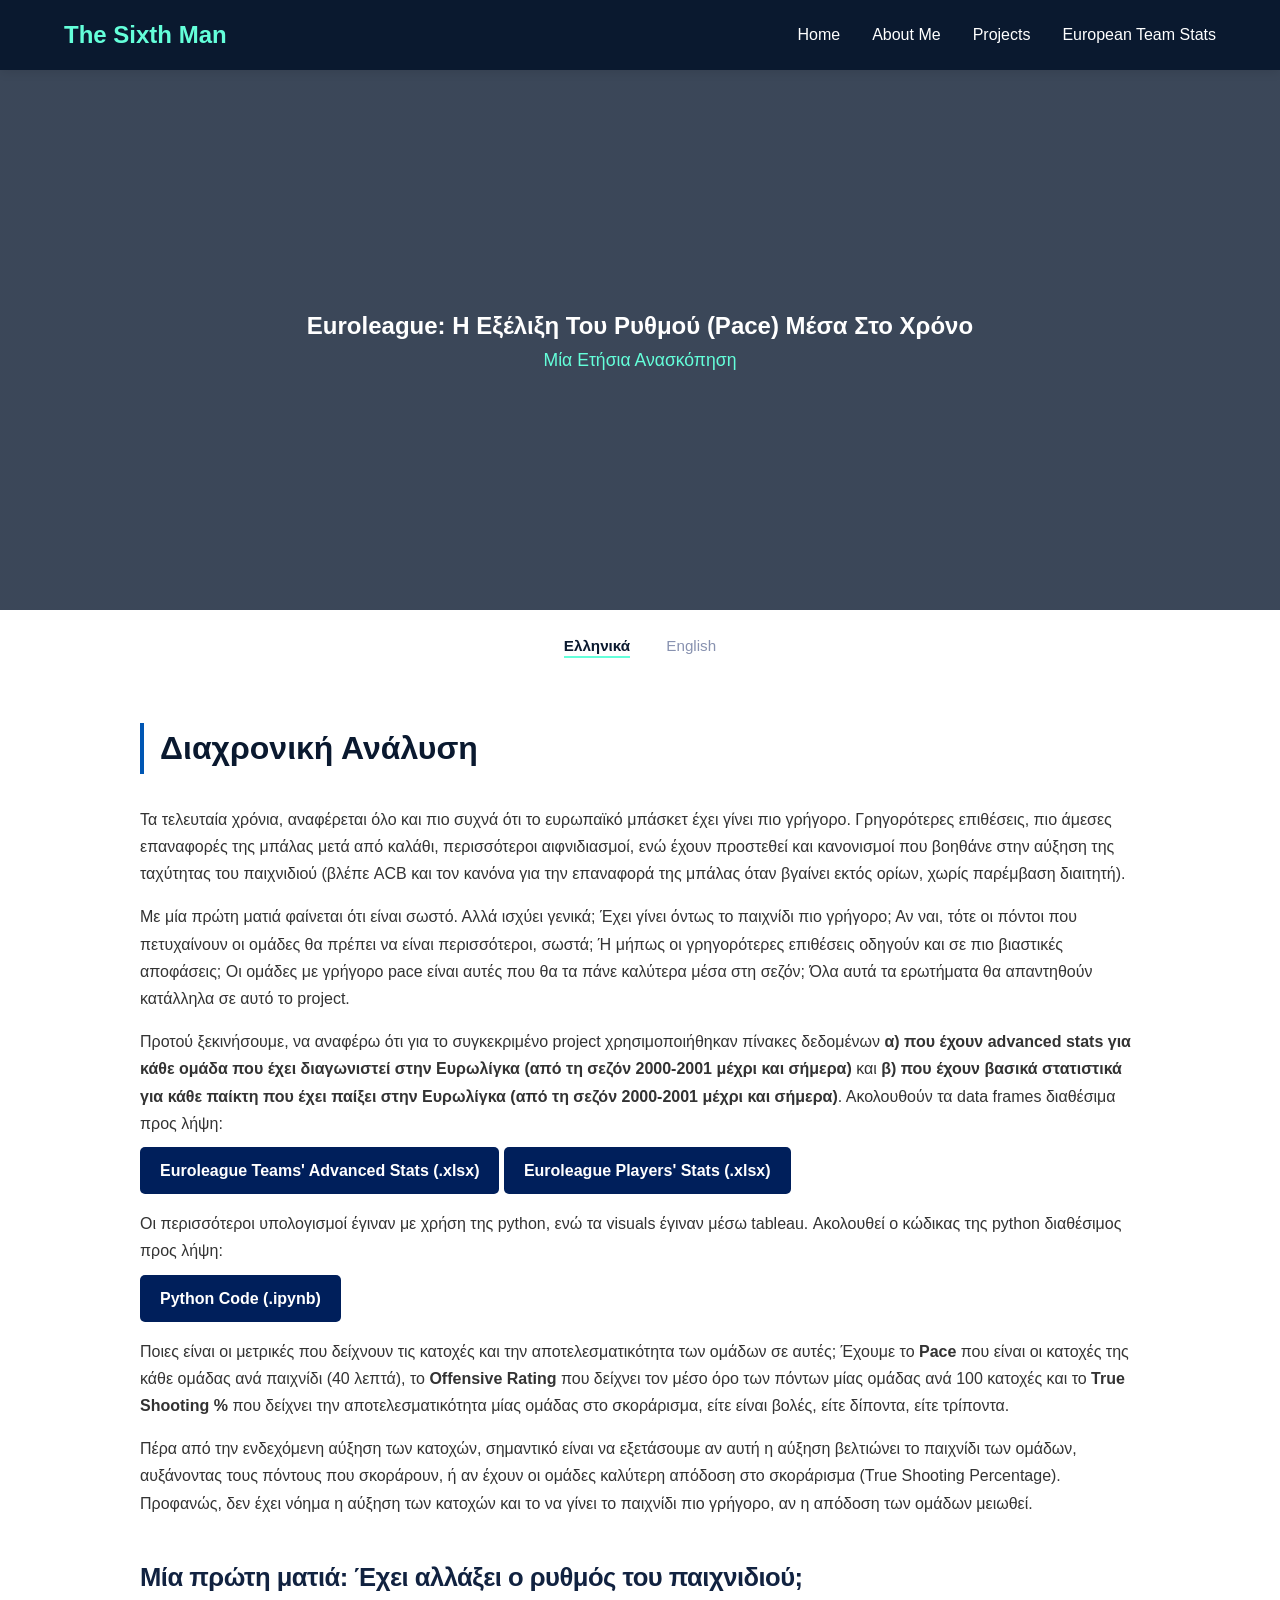
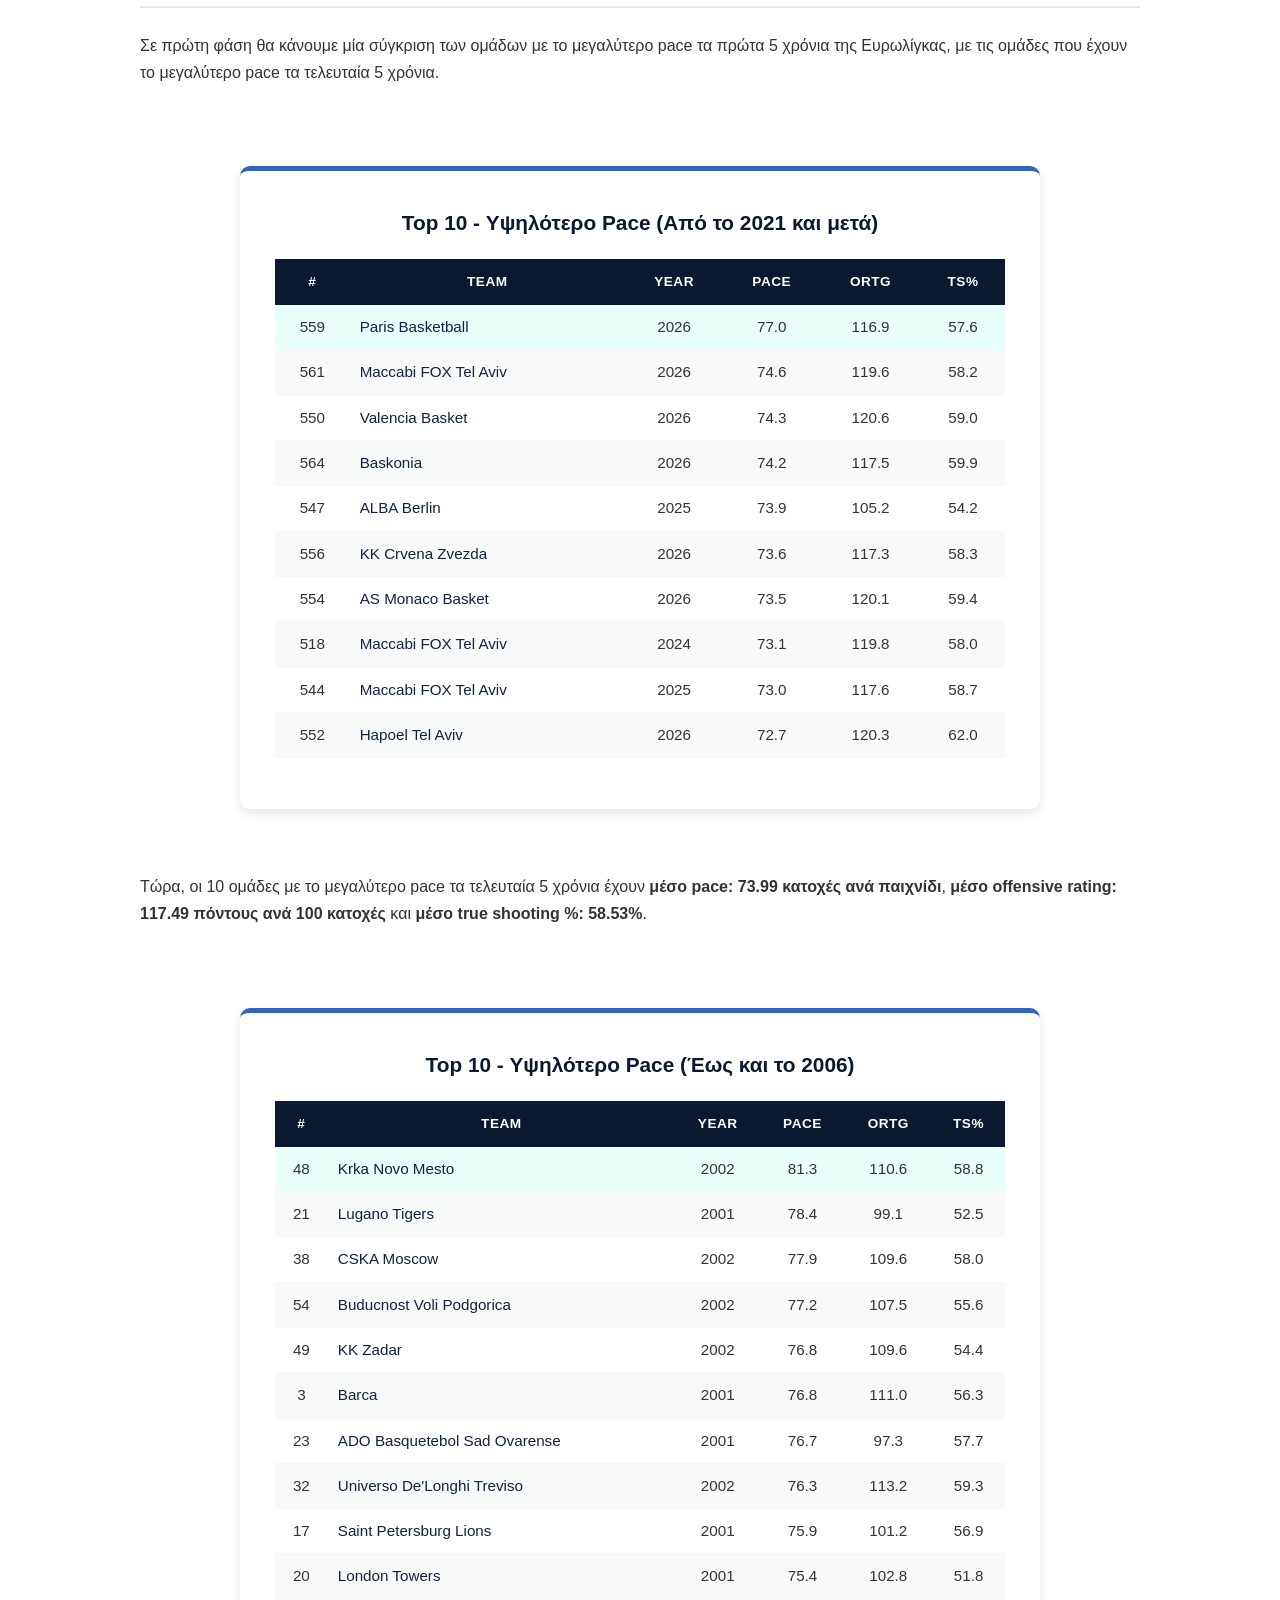
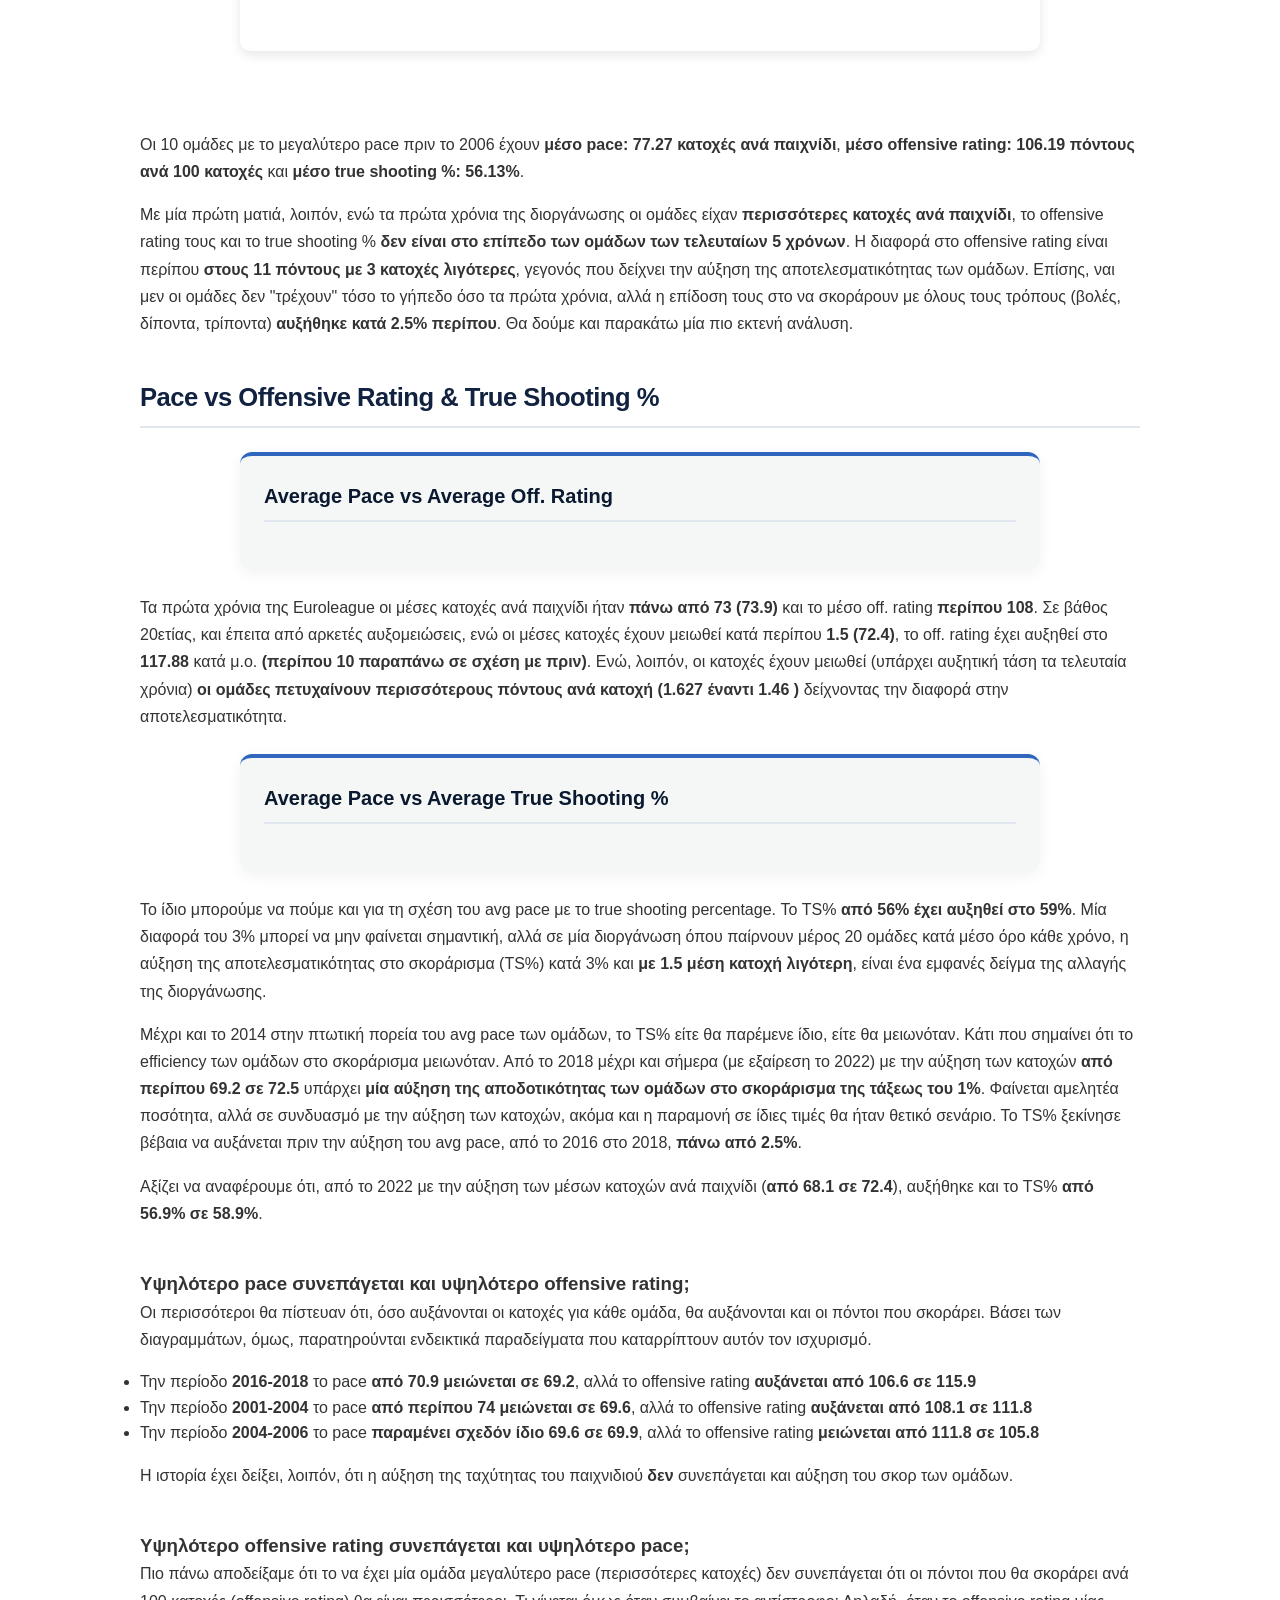
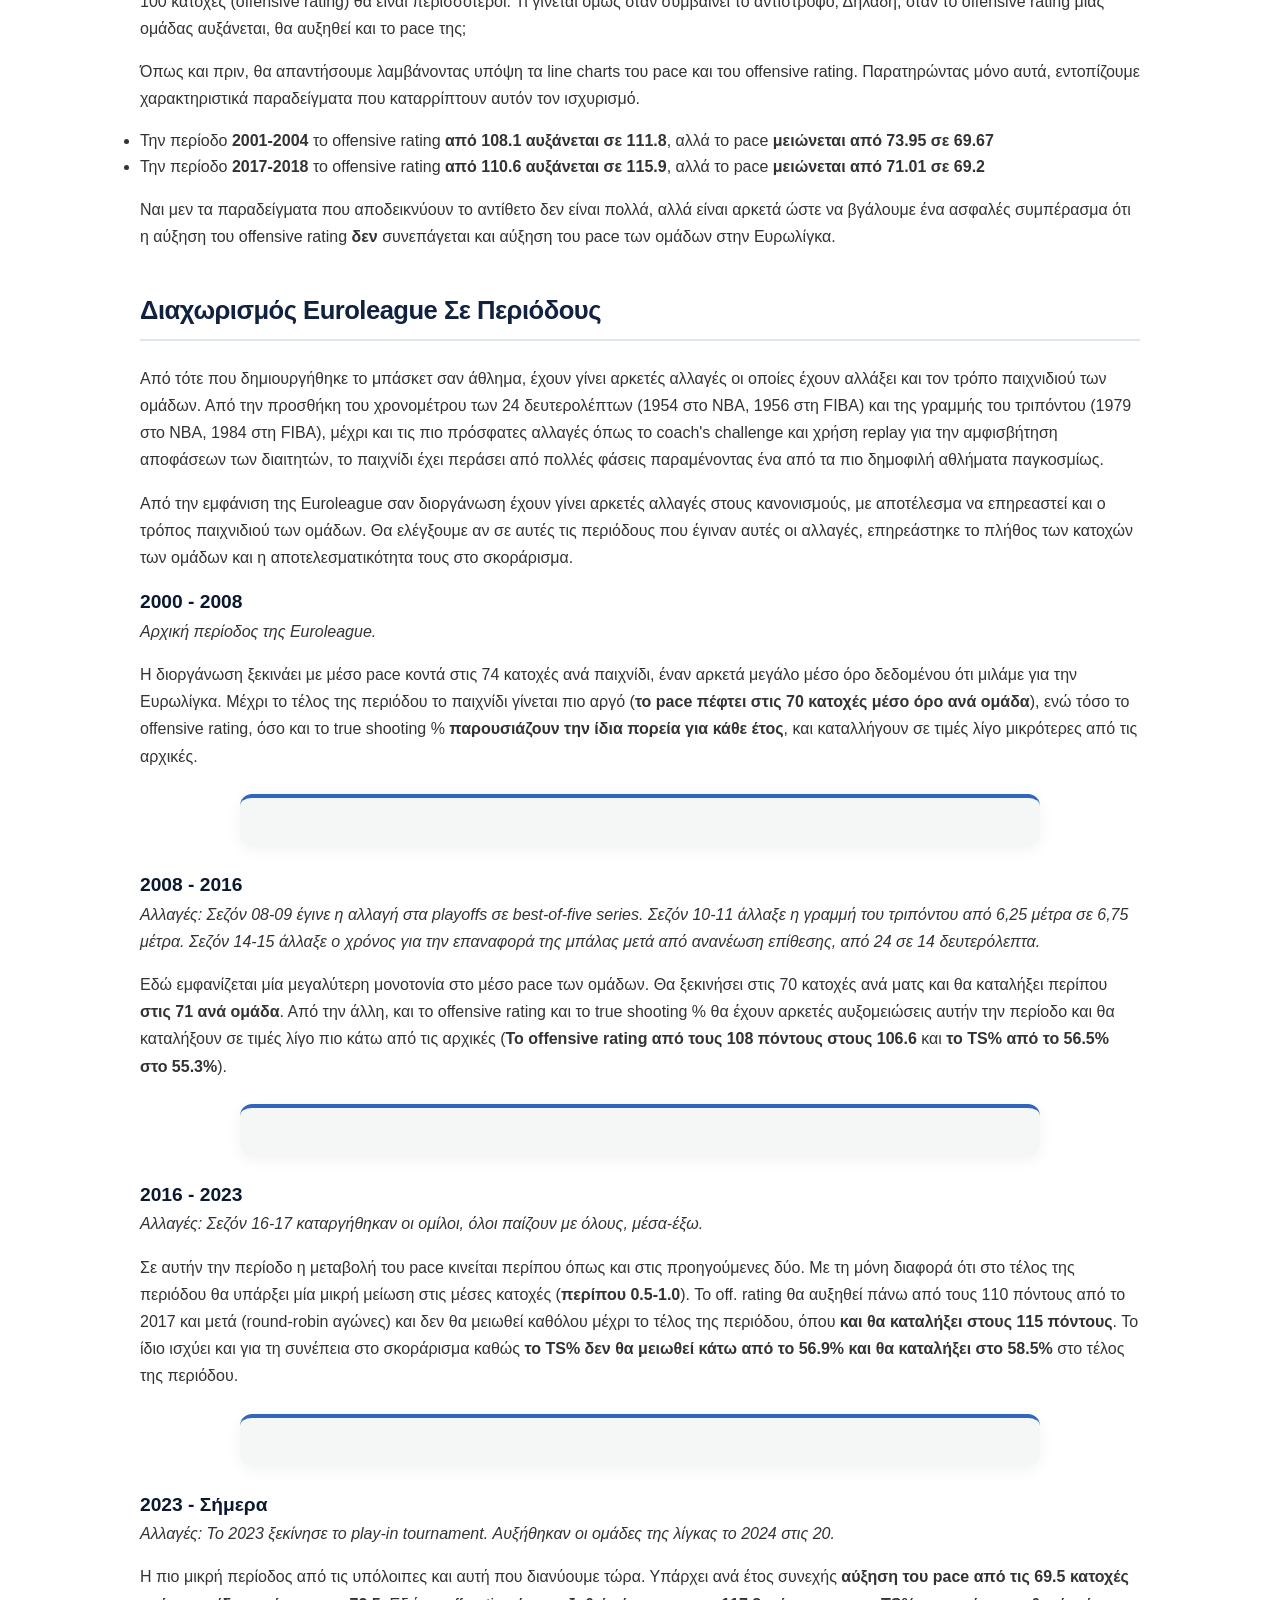
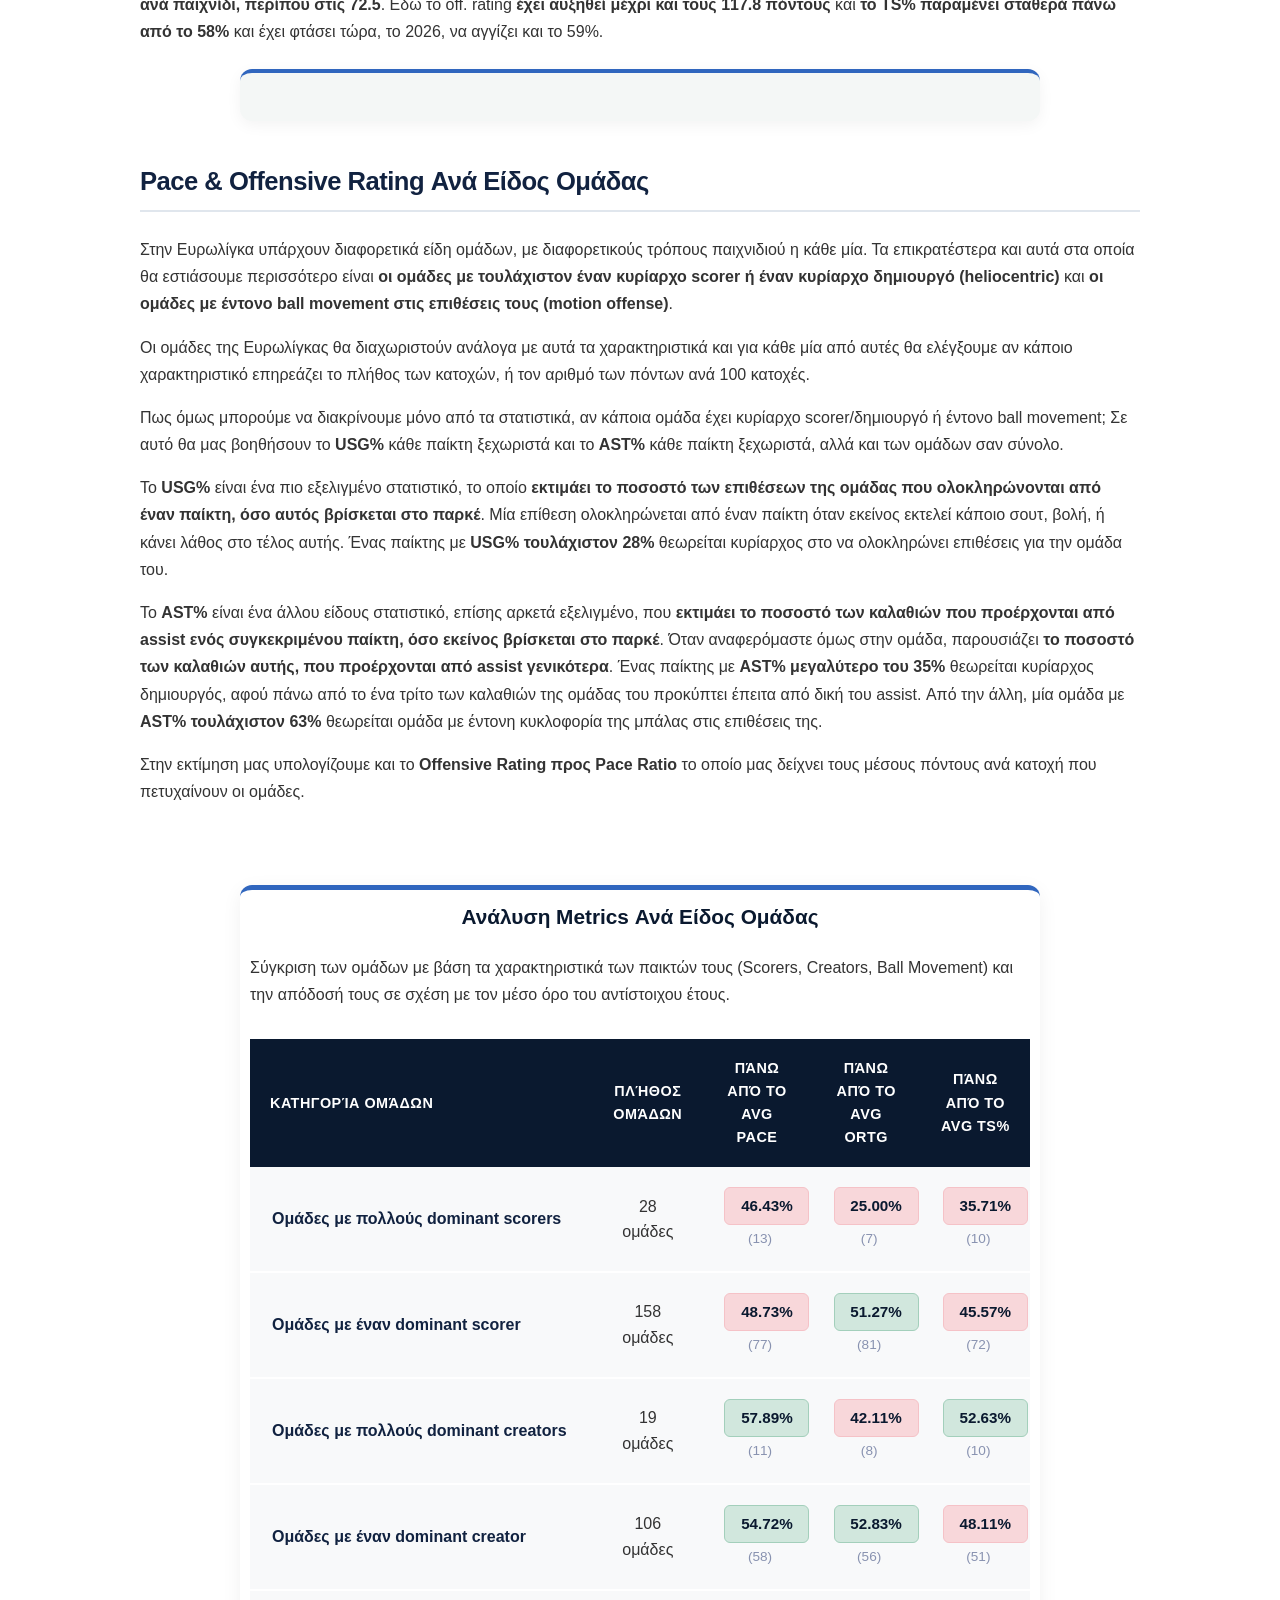
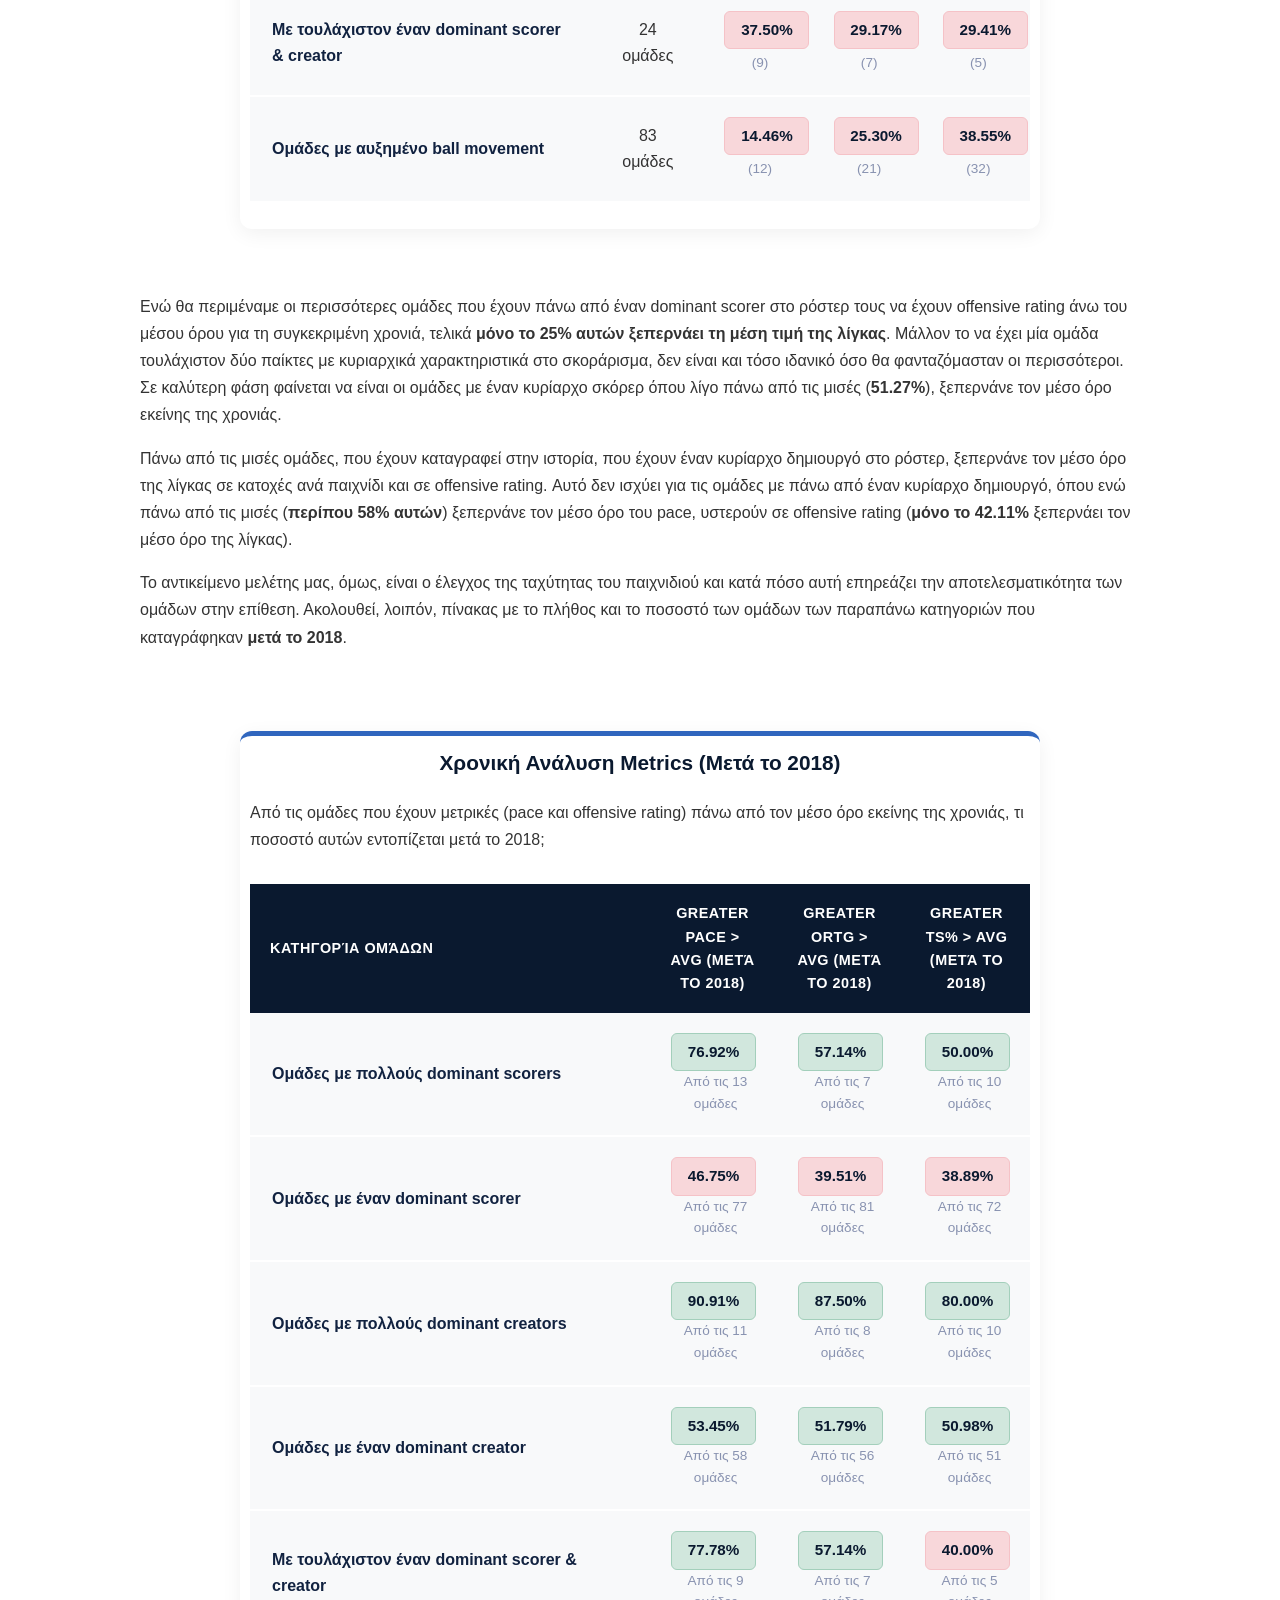
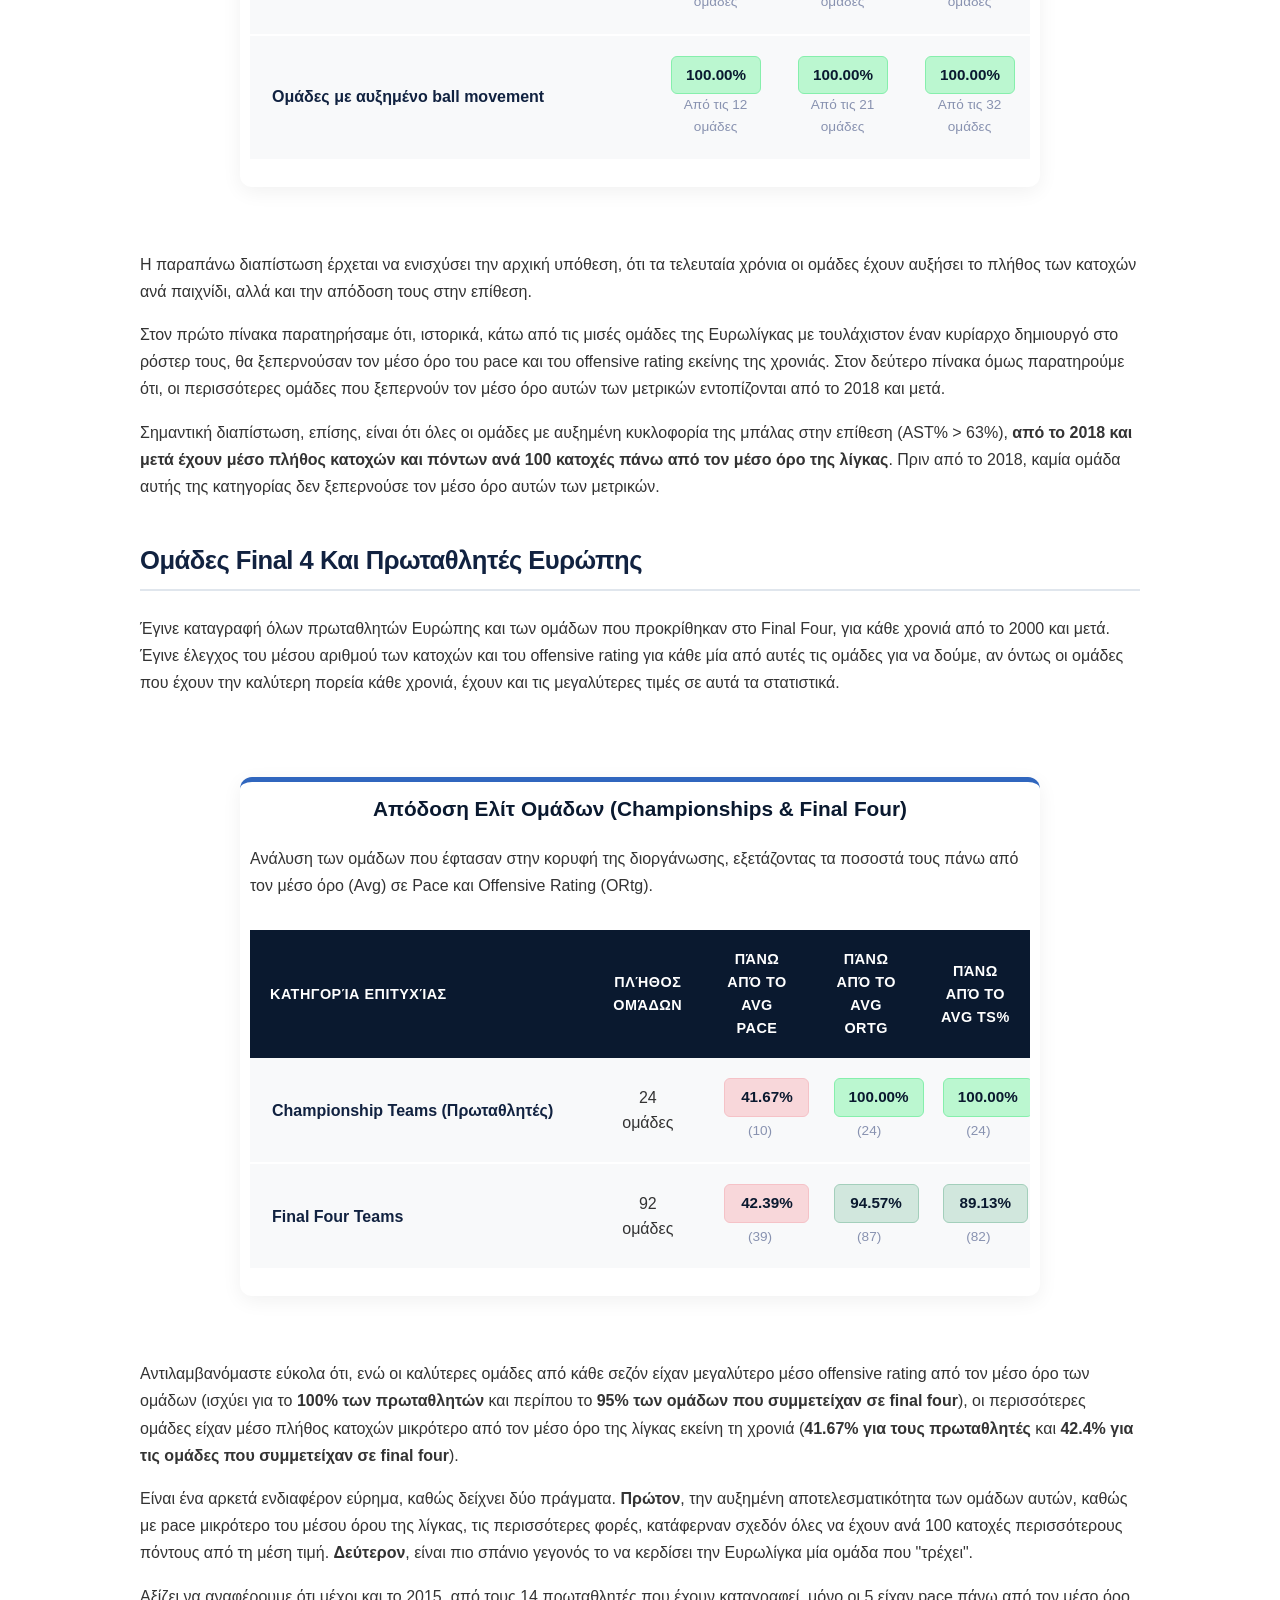
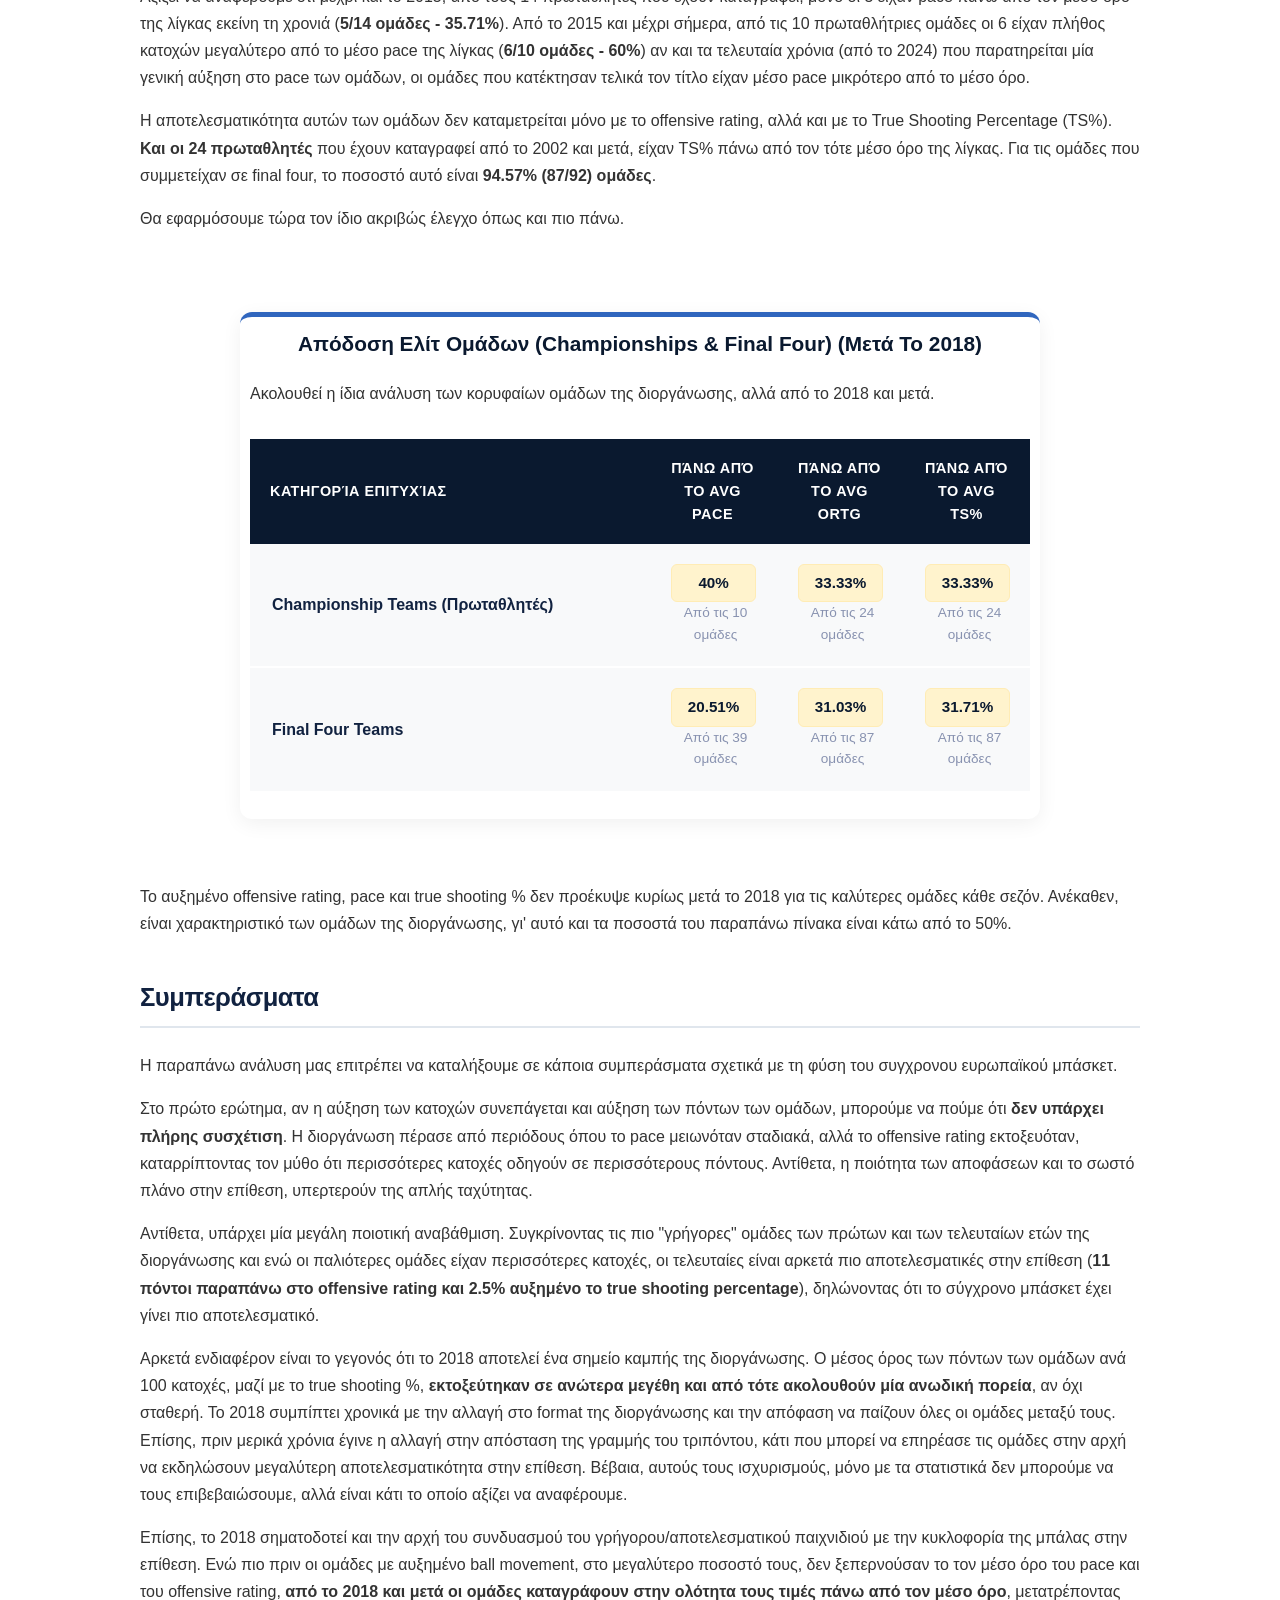
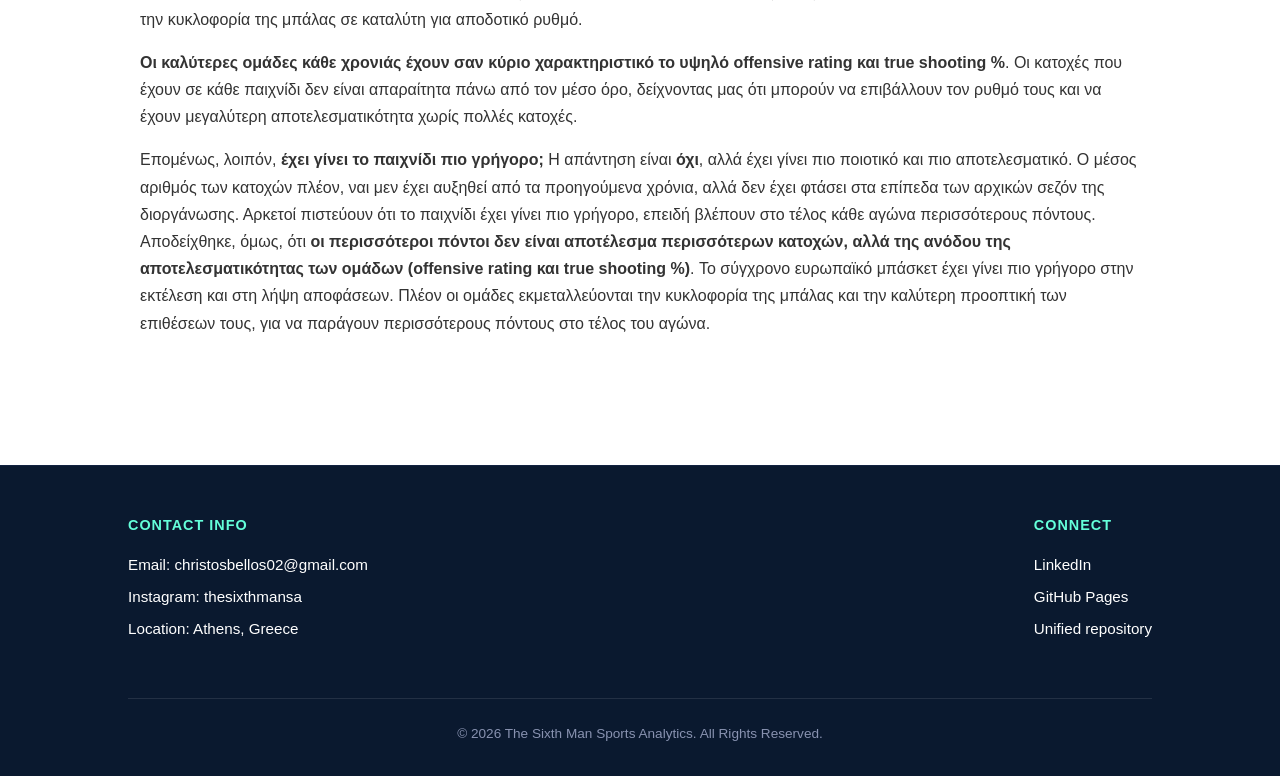
<file: project3.html>
<!--
    Project Page
-->

<!DOCTYPE html>
<html lang="en">
<head>
    <meta charset="UTF-8">
    <meta name="viewport" content="width=device-width, initial-scale=1.0">
    <title>Project 3 | Sports Analytics</title>
    <link rel="stylesheet" href="style.css">
</head>
<body>
    <header>
        <a href="index.html" class="logo">The Sixth Man</a>
        <nav>
            <ul>
                <li><a href="index.html">Home</a></li>
                <li><a href="about.html">About Me</a></li>
                <li><a href="projects.html">Projects</a></li>
                <li><a href="stats.html">European Team Stats</a></li>
            </ul>
        </nav>
    </header>

    <main>
        <section class="project-hero3">
            <h1>Euroleague: Η Εξέλιξη Του Ρυθμού (Pace) Μέσα Στο Χρόνο</h1>
            <p class="subtitle">Μία Ετήσια Ανασκόπηση</p>
        </section>

        <div class="lang-bar" style="text-align: center; padding: 1.5rem 0 0 0; font-family: var(--font-family); font-size: 0.95rem;">
            <a href="project3.html" style="color: var(--navy); font-weight: 700; text-decoration: none; border-bottom: 2px solid var(--cyan); padding-bottom: 2px; margin-right: 1rem;">Ελληνικά</a>
            <a href="project3_en.html" style="color: var(--text-muted); text-decoration: none; margin-left: 1rem; transition: color 0.3s;" onmouseover="this.style.color='var(--navy)'" onmouseout="this.style.color='var(--text-muted)'">English</a>
        </div>

        <section class="project-content">
            <div class="content-wrapper">
                <h2 class="section-title">Διαχρονική Ανάλυση</h2>
            

                <p>
                    Τα τελευταία χρόνια, αναφέρεται όλο και πιο συχνά ότι το ευρωπαϊκό μπάσκετ έχει γίνει πιο γρήγορο. Γρηγορότερες επιθέσεις, 
                    πιο άμεσες επαναφορές της μπάλας μετά από καλάθι, περισσότεροι αιφνιδιασμοί, ενώ έχουν προστεθεί και κανονισμοί που βοηθάνε στην 
                    αύξηση της ταχύτητας του παιχνιδιού (βλέπε ACB και τον κανόνα για την επαναφορά της μπάλας όταν βγαίνει εκτός ορίων, χωρίς παρέμβαση διαιτητή). 
                </p>

                <p>
                    Με μία πρώτη ματιά φαίνεται ότι είναι σωστό. Αλλά ισχύει γενικά; Έχει γίνει όντως το παιχνίδι πιο γρήγορο; Αν ναι, τότε οι πόντοι που πετυχαίνουν 
                    οι ομάδες θα πρέπει να είναι περισσότεροι, σωστά; Ή μήπως οι γρηγορότερες επιθέσεις οδηγούν και σε πιο βιαστικές αποφάσεις; Οι ομάδες με γρήγορο pace 
                    είναι αυτές που θα τα πάνε καλύτερα μέσα στη σεζόν; Όλα αυτά τα ερωτήματα θα απαντηθούν κατάλληλα σε αυτό το project.
                </p>

                <p>
                    Προτού ξεκινήσουμε, να αναφέρω ότι για το συγκεκριμένο project χρησιμοποιήθηκαν πίνακες δεδομένων <strong>α) που έχουν advanced stats για κάθε ομάδα 
                    που έχει διαγωνιστεί στην Ευρωλίγκα (από τη σεζόν 2000-2001 μέχρι και σήμερα)</strong> και <strong>β) που έχουν βασικά στατιστικά για κάθε παίκτη που έχει παίξει στην Ευρωλίγκα 
                    (από τη σεζόν 2000-2001 μέχρι και σήμερα)</strong>. 
                    Ακολουθούν τα data frames διαθέσιμα προς λήψη:<br />
                    <a href="project-stats.xlsx" download class="download-btn">Euroleague Teams' Advanced Stats (.xlsx)</a>             <a href="player_stats_per_year.xlsx" download class="download-btn">Euroleague Players' Stats (.xlsx)</a><br />
                </p>

                <p>
                    Οι περισσότεροι υπολογισμοί έγιναν με χρήση της python, ενώ τα visuals έγιναν μέσω tableau. Ακολουθεί ο κώδικας της python διαθέσιμος προς λήψη:<br />
                    <a href="Project2.zip" download class="download-btn">Python Code (.ipynb)</a><br />
                </p>

                <p>
                    Ποιες είναι οι μετρικές που δείχνουν τις κατοχές και την αποτελεσματικότητα των ομάδων σε αυτές; Έχουμε το <strong>Pace</strong> που είναι οι κατοχές
                    της κάθε ομάδας ανά παιχνίδι (40 λεπτά), το <strong>Offensive Rating</strong> που δείχνει τον μέσο όρο των πόντων μίας ομάδας ανά 100 κατοχές και το 
                    <strong>True Shooting %</strong> που δείχνει την αποτελεσματικότητα μίας ομάδας στο σκοράρισμα, είτε είναι βολές, είτε δίποντα, είτε τρίποντα.
                </p>

                <p>
                    Πέρα από την ενδεχόμενη αύξηση των κατοχών, σημαντικό είναι να εξετάσουμε αν αυτή η αύξηση βελτιώνει το παιχνίδι των ομάδων, αυξάνοντας τους πόντους που σκοράρουν,
                    ή αν έχουν οι ομάδες καλύτερη απόδοση στο σκοράρισμα (True Shooting Percentage). Προφανώς, δεν έχει νόημα η αύξηση των κατοχών και το να γίνει το παιχνίδι
                    πιο γρήγορο, αν η απόδοση των ομάδων μειωθεί.
                </p>

                
                <h3 class="section-subtitle">Μία πρώτη ματιά: Έχει αλλάξει ο ρυθμός του παιχνιδιού;</h3>

                <p>
                    Σε πρώτη φάση θα κάνουμε μία σύγκριση των ομάδων με το μεγαλύτερο pace τα πρώτα 5 χρόνια της Ευρωλίγκας, με τις ομάδες που έχουν το μεγαλύτερο pace τα τελευταία 5 χρόνια.
                    <section class="container my-5">
                        <div class="row">
                            <div class="col-md-6 mb-4">
                                <div class="custom-analytics-card">
                                    <h3 class="analytics-title">Top 10 - Υψηλότερο Pace (Από το 2021 και μετά)</h3>
                                    <div class="table-responsive">
                                        <table class="custom-analytics-table">
                                            <thead>
                                                <tr>
                                                    <th>#</th>
                                                    <th>Team</th>
                                                    <th>Year</th>
                                                    <th>Pace</th>
                                                    <th>ORtg</th>
                                                    <th>TS%</th>
                                                </tr>
                                            </thead>
                                            <tbody>
                                                <tr class="top-row"><td>559</td><td class="team-name">Paris Basketball</td><td>2026</td><td>77.0</td><td>116.9</td><td>57.6</td></tr>
                                                <tr><td>561</td><td class="team-name">Maccabi FOX Tel Aviv</td><td>2026</td><td>74.6</td><td>119.6</td><td>58.2</td></tr>
                                                <tr><td>550</td><td class="team-name">Valencia Basket</td><td>2026</td><td>74.3</td><td>120.6</td><td>59.0</td></tr>
                                                <tr><td>564</td><td class="team-name">Baskonia</td><td>2026</td><td>74.2</td><td>117.5</td><td>59.9</td></tr>
                                                <tr><td>547</td><td class="team-name">ALBA Berlin</td><td>2025</td><td>73.9</td><td>105.2</td><td>54.2</td></tr>
                                                <tr><td>556</td><td class="team-name">KK Crvena Zvezda</td><td>2026</td><td>73.6</td><td>117.3</td><td>58.3</td></tr>
                                                <tr><td>554</td><td class="team-name">AS Monaco Basket</td><td>2026</td><td>73.5</td><td>120.1</td><td>59.4</td></tr>
                                                <tr><td>518</td><td class="team-name">Maccabi FOX Tel Aviv</td><td>2024</td><td>73.1</td><td>119.8</td><td>58.0</td></tr>
                                                <tr><td>544</td><td class="team-name">Maccabi FOX Tel Aviv</td><td>2025</td><td>73.0</td><td>117.6</td><td>58.7</td></tr>
                                                <tr><td>552</td><td class="team-name">Hapoel Tel Aviv</td><td>2026</td><td>72.7</td><td>120.3</td><td>62.0</td></tr>
                                            </tbody>
                                        </table>
                                    </div>
                                </div>
                            </div>
                        </div>
                    </section>
                    <p>
                        Τώρα, οι 10 ομάδες με το μεγαλύτερο pace τα τελευταία 5 χρόνια έχουν <strong>μέσο pace: 73.99 κατοχές ανά παιχνίδι</strong>,
                        <strong>μέσο offensive rating: 117.49 πόντους ανά 100 κατοχές</strong> και <strong>μέσο true shooting %: 58.53%</strong>. 
                    </p>

                    <section class="container my-5">
                        <div class="row">
                            <div class="col-md-6 mb-4">
                                <div class="custom-analytics-card">
                                    <h3 class="analytics-title">Top 10 - Υψηλότερο Pace (Έως και το 2006)</h3>
                                    <div class="table-responsive">
                                        <table class="custom-analytics-table">
                                            <thead>
                                                <tr>
                                                    <th>#</th>
                                                    <th>Team</th>
                                                    <th>Year</th>
                                                    <th>Pace</th>
                                                    <th>ORtg</th>
                                                    <th>TS%</th>
                                                </tr>
                                            </thead>
                                            <tbody>
                                                <tr class="top-row"><td>48</td><td class="team-name">Krka Novo Mesto</td><td>2002</td><td>81.3</td><td>110.6</td><td>58.8</td></tr>
                                                <tr><td>21</td><td class="team-name">Lugano Tigers</td><td>2001</td><td>78.4</td><td>99.1</td><td>52.5</td></tr>
                                                <tr><td>38</td><td class="team-name">CSKA Moscow</td><td>2002</td><td>77.9</td><td>109.6</td><td>58.0</td></tr>
                                                <tr><td>54</td><td class="team-name">Buducnost Voli Podgorica</td><td>2002</td><td>77.2</td><td>107.5</td><td>55.6</td></tr>
                                                <tr><td>49</td><td class="team-name">KK Zadar</td><td>2002</td><td>76.8</td><td>109.6</td><td>54.4</td></tr>
                                                <tr><td>3</td><td class="team-name">Barca</td><td>2001</td><td>76.8</td><td>111.0</td><td>56.3</td></tr>
                                                <tr><td>23</td><td class="team-name">ADO Basquetebol Sad Ovarense</td><td>2001</td><td>76.7</td><td>97.3</td><td>57.7</td></tr>
                                                <tr><td>32</td><td class="team-name">Universo De'Longhi Treviso</td><td>2002</td><td>76.3</td><td>113.2</td><td>59.3</td></tr>
                                                <tr><td>17</td><td class="team-name">Saint Petersburg Lions</td><td>2001</td><td>75.9</td><td>101.2</td><td>56.9</td></tr>
                                                <tr><td>20</td><td class="team-name">London Towers</td><td>2001</td><td>75.4</td><td>102.8</td><td>51.8</td></tr>
                                            </tbody>
                                        </table>
                                    </div>
                                </div>
                            </div>
                        </div>
                    </section>
                </p>
            
                <p>
                    Οι 10 ομάδες με το μεγαλύτερο pace πριν το 2006 έχουν <strong>μέσο pace: 77.27 κατοχές ανά παιχνίδι</strong>, <strong>μέσο offensive 
                    rating: 106.19 πόντους ανά 100 κατοχές</strong> και <strong>μέσο true shooting %: 56.13%</strong>.
                </p>
                <p>
                    Με μία πρώτη ματιά, λοιπόν, ενώ τα πρώτα χρόνια της διοργάνωσης οι ομάδες είχαν <strong>περισσότερες κατοχές ανά παιχνίδι</strong>, το offensive rating τους
                    και το true shooting % <strong>δεν είναι στο επίπεδο των ομάδων των τελευταίων 5 χρόνων</strong>. Η διαφορά στο offensive rating είναι περίπου <strong>στους 11 πόντους με 3 κατοχές λιγότερες</strong>,
                    γεγονός που δείχνει την αύξηση της αποτελεσματικότητας των ομάδων. Επίσης, ναι μεν οι ομάδες δεν "τρέχουν" τόσο το γήπεδο όσο τα πρώτα χρόνια, 
                    αλλά η επίδοση τους στο να σκοράρουν με όλους τους τρόπους (βολές, δίποντα, τρίποντα) <strong>αυξήθηκε κατά 2.5% περίπου</strong>. Θα δούμε και παρακάτω μία πιο εκτενή ανάλυση.
                </p>



                <h3 class="section-subtitle">Pace vs Offensive Rating & True Shooting %</h3>
            
                <div class="Tableau">
                    <h3>Average Pace vs Average Off. Rating</h3>
                    <div class="tableau-desktop">
                        <div class='tableauPlaceholder' id='viz1781930165502' style='position: relative'><noscript><a href='#'><img alt='Sheet 1 ' src='https:&#47;&#47;public.tableau.com&#47;static&#47;images&#47;te&#47;teams_pace&#47;Sheet1&#47;1_rss.png' style='border: none' /></a></noscript><object class='tableauViz'  style='display:none;'><param name='host_url' value='https%3A%2F%2Fpublic.tableau.com%2F' /> <param name='embed_code_version' value='3' /> <param name='site_root' value='' /><param name='name' value='teams_pace&#47;Sheet1' /><param name='tabs' value='no' /><param name='toolbar' value='yes' /><param name='static_image' value='https:&#47;&#47;public.tableau.com&#47;static&#47;images&#47;te&#47;teams_pace&#47;Sheet1&#47;1.png' /> <param name='animate_transition' value='yes' /><param name='display_static_image' value='yes' /><param name='display_spinner' value='yes' /><param name='display_overlay' value='yes' /><param name='display_count' value='yes' /><param name='language' value='en-US' /><param name='filter' value='publish=yes' /></object></div>                <script type='text/javascript'>                    var divElement = document.getElementById('viz1781930165502');                    var vizElement = divElement.getElementsByTagName('object')[0];                    vizElement.style.width='100%';vizElement.style.height=(divElement.offsetWidth*0.75)+'px';                    var scriptElement = document.createElement('script');                    scriptElement.src = 'https://public.tableau.com/javascripts/api/viz_v1.js';                    vizElement.parentNode.insertBefore(scriptElement, vizElement);                </script>
                    </div>

                    <div class="tableau-mobile">
                        <img src="Sheet 1.png" class="responsive-chart-img" alt="Average Pace vs Average Off. Rating">
                    </div>
                </div>

                <p>
                    Τα πρώτα χρόνια της Euroleague οι μέσες κατοχές ανά παιχνίδι ήταν <strong>πάνω από 73 (73.9)</strong> και το μέσο off. rating <strong>περίπου 108</strong>.
                    Σε βάθος 20ετίας, και έπειτα από αρκετές αυξομειώσεις, ενώ οι μέσες κατοχές έχουν μειωθεί κατά περίπου <strong>1.5 (72.4)</strong>, το off. rating έχει αυξηθεί στο <strong>117.88</strong> κατά μ.ο. <strong>(περίπου 10 παραπάνω σε σχέση με πριν)</strong>.
                    Ενώ, λοιπόν, οι κατοχές έχουν μειωθεί (υπάρχει αυξητική τάση τα τελευταία χρόνια) <strong>οι ομάδες πετυχαίνουν περισσότερους πόντους ανά κατοχή (1.627 έναντι 1.46 )</strong> δείχνοντας την διαφορά στην αποτελεσματικότητα.

                </p>

                <div class="Tableau">
                    <h3>Average Pace vs Average True Shooting %</h3>
                    <div class="tableau-desktop">
                        <div class="tableauPlaceholder">
                            <div class='tableauPlaceholder' id='viz1779625801460' style='position: relative'><noscript><a href='#'><img alt='Sheet 13 ' src='https:&#47;&#47;public.tableau.com&#47;static&#47;images&#47;te&#47;teams_pace2&#47;Sheet13&#47;1_rss.png' style='border: none' /></a></noscript><object class='tableauViz'  style='display:none;'><param name='host_url' value='https%3A%2F%2Fpublic.tableau.com%2F' /> <param name='embed_code_version' value='3' /> <param name='site_root' value='' /><param name='name' value='teams_pace2&#47;Sheet13' /><param name='tabs' value='no' /><param name='toolbar' value='yes' /><param name='static_image' value='https:&#47;&#47;public.tableau.com&#47;static&#47;images&#47;te&#47;teams_pace2&#47;Sheet13&#47;1.png' /> <param name='animate_transition' value='yes' /><param name='display_static_image' value='yes' /><param name='display_spinner' value='yes' /><param name='display_overlay' value='yes' /><param name='display_count' value='yes' /><param name='language' value='en-US' /><param name='filter' value='publish=yes' /></object></div>                <script type='text/javascript'>                    var divElement = document.getElementById('viz1779625801460');                    var vizElement = divElement.getElementsByTagName('object')[0];                    vizElement.style.width='100%';vizElement.style.height=(divElement.offsetWidth*0.75)+'px';                    var scriptElement = document.createElement('script');                    scriptElement.src = 'https://public.tableau.com/javascripts/api/viz_v1.js';                    vizElement.parentNode.insertBefore(scriptElement, vizElement);                </script>                </div>
                    </div>

                    <div class="tableau-mobile">
                        <img src="Sheet 13.png" class="responsive-chart-img" alt="Average Pace vs Average TS%">
                    </div>
                </div>

                <p>
                    Το ίδιο μπορούμε να πούμε και για τη σχέση του avg pace με το true shooting percentage. Το TS% <strong>από 56% έχει αυξηθεί στο 59%</strong>. Μία διαφορά του 3% μπορεί να μην φαίνεται σημαντική, αλλά σε μία διοργάνωση όπου παίρνουν μέρος 
                    20 ομάδες κατά μέσο όρο κάθε χρόνο, η αύξηση της αποτελεσματικότητας στο σκοράρισμα (TS%) κατά 3% και <strong>με 1.5 μέση κατοχή λιγότερη</strong>, είναι ένα εμφανές δείγμα της αλλαγής της διοργάνωσης.
                </p>
                <p>
                    Μέχρι και το 2014 στην πτωτική πορεία του avg pace των ομάδων, το TS% είτε θα παρέμενε ίδιο, είτε θα μειωνόταν. Κάτι που σημαίνει ότι το efficiency των ομάδων στο σκοράρισμα μειωνόταν.
                    Από το 2018 μέχρι και σήμερα (με εξαίρεση το 2022) με την αύξηση των κατοχών <strong>από περίπου 69.2 σε 72.5</strong> υπάρχει <strong>μία αύξηση της αποδοτικότητας των ομάδων στο σκοράρισμα της τάξεως του 1%</strong>. 
                    Φαίνεται αμελητέα ποσότητα, αλλά σε συνδυασμό με την αύξηση των κατοχών, ακόμα και η παραμονή σε ίδιες τιμές θα ήταν θετικό σενάριο.
                    Το TS% ξεκίνησε βέβαια να αυξάνεται πριν την αύξηση του avg pace, από το 2016 στο 2018, <strong>πάνω από 2.5%</strong>.
                </p>
                <p>
                    Αξίζει να αναφέρουμε ότι, από το 2022 με την αύξηση των μέσων κατοχών ανά παιχνίδι (<strong>από 68.1 σε 72.4</strong>), αυξήθηκε και το TS% <strong>από 56.9% σε 58.9%</strong>.
                </p>

                <br />
                <h3>Υψηλότερο pace συνεπάγεται και υψηλότερο offensive rating;</h3>

                <p>
                    Οι περισσότεροι θα πίστευαν ότι, όσο αυξάνονται οι κατοχές για κάθε ομάδα, θα αυξάνονται και οι πόντοι που σκοράρει.
                    Βάσει των διαγραμμάτων, όμως, παρατηρούνται ενδεικτικά παραδείγματα που καταρρίπτουν αυτόν τον ισχυρισμό.
                    <ul> 
                        <li>Την περίοδο <strong>2016-2018</strong> το pace <strong>από 70.9 μειώνεται σε 69.2</strong>, αλλά το offensive rating <strong>αυξάνεται από 106.6 σε 115.9</strong></li>
                        <li>Την περίοδο <strong>2001-2004</strong> το pace <strong>από περίπου 74 μειώνεται σε 69.6</strong>, αλλά το offensive rating <strong>αυξάνεται από 108.1 σε 111.8</strong></li>
                        <li>Την περίοδο <strong>2004-2006</strong> το pace <strong>παραμένει σχεδόν ίδιο 69.6 σε 69.9</strong>, αλλά το offensive rating <strong>μειώνεται από 111.8 σε 105.8</strong></li>
                    </ul>
                    
                </p>
                <p>Η ιστορία έχει δείξει, λοιπόν, ότι η αύξηση της ταχύτητας του παιχνιδιού <strong>δεν</strong> συνεπάγεται και αύξηση του σκορ των ομάδων.</p>

                <br />
                <h3>Υψηλότερο offensive rating συνεπάγεται και υψηλότερο pace;</h3>

                <p>
                    Πιο πάνω αποδείξαμε ότι το να έχει μία ομάδα μεγαλύτερο pace (περισσότερες κατοχές) δεν συνεπάγεται ότι οι πόντοι που θα σκοράρει ανά 100 κατοχές (offensive rating)
                    θα είναι περισσότεροι. Τι γίνεται όμως όταν συμβαίνει το αντίστροφο; Δηλαδή, όταν το offensive rating μίας ομάδας αυξάνεται, θα αυξηθεί και το pace της;
                </p>
                <p>
                    Όπως και πριν, θα απαντήσουμε λαμβάνοντας υπόψη τα line charts του pace και του offensive rating. Παρατηρώντας μόνο αυτά, εντοπίζουμε χαρακτηριστικά παραδείγματα 
                    που καταρρίπτουν αυτόν τον ισχυρισμό.
                    <ul>
                        <li>Την περίοδο <strong>2001-2004</strong> το offensive rating <strong>από 108.1 αυξάνεται σε 111.8</strong>, αλλά το pace <strong>μειώνεται από 73.95 σε 69.67</strong></li>
                        <li>Την περίοδο <strong>2017-2018</strong> το offensive rating <strong>από 110.6 αυξάνεται σε 115.9</strong>, αλλά το pace <strong>μειώνεται από 71.01 σε 69.2</strong></li>
                    </ul>
                </p>
                <p>
                    Ναι μεν τα παραδείγματα που αποδεικνύουν το αντίθετο δεν είναι πολλά, αλλά είναι αρκετά ώστε να βγάλουμε ένα ασφαλές συμπέρασμα ότι η αύξηση του offensive rating <strong>δεν</strong>
                    συνεπάγεται και αύξηση του pace των ομάδων στην Ευρωλίγκα.
                </p>


                <h3 class="section-subtitle">Διαχωρισμός Euroleague Σε Περιόδους</h3>

                <p>
                    Από τότε που δημιουργήθηκε το μπάσκετ σαν άθλημα, έχουν γίνει αρκετές αλλαγές οι οποίες έχουν αλλάξει και τον τρόπο παιχνιδιού
                    των ομάδων. Από την προσθήκη του χρονομέτρου των 24 δευτερολέπτων (1954 στο NBA, 1956 στη FIBA) και της γραμμής του τριπόντου 
                    (1979 στο NBA, 1984 στη FIBA), μέχρι και τις πιο πρόσφατες αλλαγές όπως το coach's challenge και χρήση replay για την αμφισβήτηση
                    αποφάσεων των διαιτητών, το παιχνίδι έχει περάσει από πολλές φάσεις παραμένοντας ένα από τα πιο δημοφιλή αθλήματα παγκοσμίως.
                </p>
                <p>
                    Από την εμφάνιση της Euroleague σαν διοργάνωση έχουν γίνει αρκετές αλλαγές στους κανονισμούς, με αποτέλεσμα να επηρεαστεί και ο 
                    τρόπος παιχνιδιού των ομάδων. Θα ελέγξουμε αν σε αυτές τις περιόδους που έγιναν αυτές οι αλλαγές, επηρεάστηκε το πλήθος των κατοχών των ομάδων
                    και η αποτελεσματικότητα τους στο σκοράρισμα.
                </p>
                
                <h4 class="small-header">2000 - 2008</h4>
                <p class="period">
                    Αρχική περίοδος της Euroleague.
                </p>
                <p>
                    Η διοργάνωση ξεκινάει με μέσο pace κοντά στις 74 κατοχές ανά παιχνίδι, έναν αρκετά μεγάλο μέσο όρο δεδομένου ότι μιλάμε για την Ευρωλίγκα. Μέχρι το τέλος της περιόδου το παιχνίδι γίνεται πιο αργό 
                    (<strong>το pace πέφτει στις 70 κατοχές μέσο όρο ανά ομάδα</strong>), ενώ τόσο το offensive rating, όσο και το true shooting % <strong>παρουσιάζουν την ίδια πορεία για κάθε έτος</strong>, και καταλλήγουν σε τιμές
                    λίγο μικρότερες από τις αρχικές. 
                    <div class="Tableau">
                        <div class="tableau-desktop">
                            <div class='tableauPlaceholder' id='viz1781940098429' style='position: relative'><noscript><a href='#'><img alt='(2000-2001) - (2007-2008) Seasons ' src='https:&#47;&#47;public.tableau.com&#47;static&#47;images&#47;Sp&#47;SplittedSeasons&#47;Sheet1&#47;1_rss.png' style='border: none' /></a></noscript><object class='tableauViz'  style='display:none;'><param name='host_url' value='https%3A%2F%2Fpublic.tableau.com%2F' /> <param name='embed_code_version' value='3' /> <param name='site_root' value='' /><param name='name' value='SplittedSeasons&#47;Sheet1' /><param name='tabs' value='no' /><param name='toolbar' value='yes' /><param name='static_image' value='https:&#47;&#47;public.tableau.com&#47;static&#47;images&#47;Sp&#47;SplittedSeasons&#47;Sheet1&#47;1.png' /> <param name='animate_transition' value='yes' /><param name='display_static_image' value='yes' /><param name='display_spinner' value='yes' /><param name='display_overlay' value='yes' /><param name='display_count' value='yes' /><param name='language' value='en-US' /><param name='filter' value='publish=yes' /></object></div>                <script type='text/javascript'>                    var divElement = document.getElementById('viz1781940098429');                    var vizElement = divElement.getElementsByTagName('object')[0];                    vizElement.style.width='100%';vizElement.style.height=(divElement.offsetWidth*0.75)+'px';                    var scriptElement = document.createElement('script');                    scriptElement.src = 'https://public.tableau.com/javascripts/api/viz_v1.js';                    vizElement.parentNode.insertBefore(scriptElement, vizElement);                </script>
                        </div>

                        <div class="tableau-mobile">
                            <img src="Sheet 11.png" class="responsive-chart-img" alt="Euroleague First Period">
                        </div>
                    </div>
                </p>

                <h4 class="small-header">2008 - 2016</h4> 
                <p class="period">
                    Αλλαγές: Σεζόν 08-09 έγινε η αλλαγή στα playoffs σε best-of-five series. Σεζόν 10-11 άλλαξε η γραμμή του τριπόντου από 6,25 μέτρα σε 6,75 μέτρα. Σεζόν 14-15 άλλαξε ο χρόνος για την 
                    επαναφορά της μπάλας μετά από ανανέωση επίθεσης, από 24 σε 14 δευτερόλεπτα.
                </p>
                <p>
                    Εδώ εμφανίζεται μία μεγαλύτερη μονοτονία στο μέσο pace των ομάδων. Θα ξεκινήσει στις 70 κατοχές ανά ματς και θα καταλήξει περίπου <strong>στις 71 ανά ομάδα</strong>. 
                    Από την άλλη, και το offensive rating και το true shooting % θα έχουν αρκετές αυξομειώσεις αυτήν την περίοδο και θα καταλήξουν σε τιμές λίγο πιο κάτω από τις αρχικές
                    (<strong>Το offensive rating από τους 108 πόντους στους 106.6</strong> και <strong>το TS% από το 56.5% στο 55.3%</strong>).
                    <div class="Tableau">
                        <div class="tableau-desktop">
                            <div class='tableauPlaceholder' id='viz1781940211325' style='position: relative'><noscript><a href='#'><img alt='(2008-2009) - (2015-2016) Seasons ' src='https:&#47;&#47;public.tableau.com&#47;static&#47;images&#47;Sp&#47;SplittedSeasons&#47;Sheet2&#47;1_rss.png' style='border: none' /></a></noscript><object class='tableauViz'  style='display:none;'><param name='host_url' value='https%3A%2F%2Fpublic.tableau.com%2F' /> <param name='embed_code_version' value='3' /> <param name='site_root' value='' /><param name='name' value='SplittedSeasons&#47;Sheet2' /><param name='tabs' value='no' /><param name='toolbar' value='yes' /><param name='static_image' value='https:&#47;&#47;public.tableau.com&#47;static&#47;images&#47;Sp&#47;SplittedSeasons&#47;Sheet2&#47;1.png' /> <param name='animate_transition' value='yes' /><param name='display_static_image' value='yes' /><param name='display_spinner' value='yes' /><param name='display_overlay' value='yes' /><param name='display_count' value='yes' /><param name='language' value='en-US' /><param name='filter' value='publish=yes' /></object></div>                <script type='text/javascript'>                    var divElement = document.getElementById('viz1781940211325');                    var vizElement = divElement.getElementsByTagName('object')[0];                    vizElement.style.width='100%';vizElement.style.height=(divElement.offsetWidth*0.75)+'px';                    var scriptElement = document.createElement('script');                    scriptElement.src = 'https://public.tableau.com/javascripts/api/viz_v1.js';                    vizElement.parentNode.insertBefore(scriptElement, vizElement);                </script>
                        </div>

                        <div class="tableau-mobile">
                            <img src="Sheet 2.png" class="responsive-chart-img" alt="Euroleague Second Period">
                        </div>
                    </div>
                </p>

                <h4 class="small-header">2016 - 2023</h4>
                <p class="period">
                    Αλλαγές: Σεζόν 16-17 καταργήθηκαν οι ομίλοι, όλοι παίζουν με όλους, μέσα-έξω.
                </p>
                <p>
                    Σε αυτήν την περίοδο η μεταβολή του pace κινείται περίπου όπως και στις προηγούμενες δύο. Με τη μόνη διαφορά ότι στο τέλος 
                    της περιόδου θα υπάρξει μία μικρή μείωση στις μέσες κατοχές (<strong>περίπου 0.5-1.0</strong>). Το off. rating θα αυξηθεί πάνω από τους 110 πόντους από το 2017 και μετά (round-robin αγώνες) και δεν θα 
                    μειωθεί καθόλου μέχρι το τέλος της περιόδου, όπου <strong>και θα καταλήξει στους 115 πόντους</strong>. Το ίδιο ισχύει και για τη συνέπεια στο 
                    σκοράρισμα καθώς <strong>το TS% δεν θα μειωθεί κάτω από το 56.9% και θα καταλήξει στο 58.5%</strong> στο τέλος της περιόδου.
                    <div class="Tableau">
                        <div class="tableau-desktop">
                            <div class='tableauPlaceholder' id='viz1781940257070' style='position: relative'><noscript><a href='#'><img alt='(2016-2017) - (2022-2023) Seasons ' src='https:&#47;&#47;public.tableau.com&#47;static&#47;images&#47;Sp&#47;SplittedSeasons&#47;Sheet3&#47;1_rss.png' style='border: none' /></a></noscript><object class='tableauViz'  style='display:none;'><param name='host_url' value='https%3A%2F%2Fpublic.tableau.com%2F' /> <param name='embed_code_version' value='3' /> <param name='site_root' value='' /><param name='name' value='SplittedSeasons&#47;Sheet3' /><param name='tabs' value='no' /><param name='toolbar' value='yes' /><param name='static_image' value='https:&#47;&#47;public.tableau.com&#47;static&#47;images&#47;Sp&#47;SplittedSeasons&#47;Sheet3&#47;1.png' /> <param name='animate_transition' value='yes' /><param name='display_static_image' value='yes' /><param name='display_spinner' value='yes' /><param name='display_overlay' value='yes' /><param name='display_count' value='yes' /><param name='language' value='en-US' /><param name='filter' value='publish=yes' /></object></div>                <script type='text/javascript'>                    var divElement = document.getElementById('viz1781940257070');                    var vizElement = divElement.getElementsByTagName('object')[0];                    vizElement.style.width='100%';vizElement.style.height=(divElement.offsetWidth*0.75)+'px';                    var scriptElement = document.createElement('script');                    scriptElement.src = 'https://public.tableau.com/javascripts/api/viz_v1.js';                    vizElement.parentNode.insertBefore(scriptElement, vizElement);                </script>
                        </div>

                        <div class="tableau-mobile">
                            <img src="Sheet 3.png" class="responsive-chart-img" alt="Euroleague Third Period">
                        </div>
                    </div>
                </p>

                <h4 class="small-header">2023 - Σήμερα</h4>
                <p class="period">
                    Αλλαγές: Το 2023 ξεκίνησε το play-in tournament. Αυξήθηκαν οι ομάδες της λίγκας το 2024 στις 20.
                </p>
                <p>
                    Η πιο μικρή περίοδος από τις υπόλοιπες και αυτή που διανύουμε τώρα. Υπάρχει ανά έτος συνεχής <strong>αύξηση του pace από τις 69.5 κατοχές ανά παιχνίδι, 
                    περίπου στις 72.5</strong>. Εδώ το off. rating <strong>έχει αυξηθεί μέχρι και τους 117.8 πόντους</strong> και <strong>το TS% παραμένει σταθερά πάνω από το 
                    58%</strong> και έχει φτάσει τώρα, το 2026, να αγγίζει και το 59%.
                    <div class="Tableau">
                        <div class="tableau-desktop">
                            <div class='tableauPlaceholder' id='viz1781940299724' style='position: relative'><noscript><a href='#'><img alt='(2023-2024) - (2026-today) Seasons ' src='https:&#47;&#47;public.tableau.com&#47;static&#47;images&#47;Sp&#47;SplittedSeasons&#47;Sheet4&#47;1_rss.png' style='border: none' /></a></noscript><object class='tableauViz'  style='display:none;'><param name='host_url' value='https%3A%2F%2Fpublic.tableau.com%2F' /> <param name='embed_code_version' value='3' /> <param name='site_root' value='' /><param name='name' value='SplittedSeasons&#47;Sheet4' /><param name='tabs' value='no' /><param name='toolbar' value='yes' /><param name='static_image' value='https:&#47;&#47;public.tableau.com&#47;static&#47;images&#47;Sp&#47;SplittedSeasons&#47;Sheet4&#47;1.png' /> <param name='animate_transition' value='yes' /><param name='display_static_image' value='yes' /><param name='display_spinner' value='yes' /><param name='display_overlay' value='yes' /><param name='display_count' value='yes' /><param name='language' value='en-US' /><param name='filter' value='publish=yes' /></object></div>                <script type='text/javascript'>                    var divElement = document.getElementById('viz1781940299724');                    var vizElement = divElement.getElementsByTagName('object')[0];                    vizElement.style.width='100%';vizElement.style.height=(divElement.offsetWidth*0.75)+'px';                    var scriptElement = document.createElement('script');                    scriptElement.src = 'https://public.tableau.com/javascripts/api/viz_v1.js';                    vizElement.parentNode.insertBefore(scriptElement, vizElement);                </script>
                        </div>

                        <div class="tableau-mobile">
                            <img src="Sheet 4.png" class="responsive-chart-img" alt="Euroleague Fourth Period">
                        </div>
                    </div>
                </p>

                <h3 class="section-subtitle">Pace & Offensive Rating Ανά Είδος Ομάδας</h3>

                <p>
                    Στην Ευρωλίγκα υπάρχουν διαφορετικά είδη ομάδων, με διαφορετικούς τρόπους παιχνιδιού η κάθε μία. Τα επικρατέστερα και αυτά στα οποία θα εστιάσουμε
                    περισσότερο είναι <strong>οι ομάδες με τουλάχιστον έναν κυρίαρχο scorer ή έναν κυρίαρχο δημιουργό (heliocentric)</strong> και <strong>οι ομάδες με έντονο ball movement στις επιθέσεις τους (motion offense)</strong>.
                </p>
                <p>
                    Οι ομάδες της Ευρωλίγκας θα διαχωριστούν ανάλογα με αυτά τα χαρακτηριστικά και για κάθε μία από αυτές θα ελέγξουμε αν κάποιο χαρακτηριστικό επηρεάζει
                    το πλήθος των κατοχών, ή τον αριθμό των πόντων ανά 100 κατοχές.
                </p>
                <p>
                    Πως όμως μπορούμε να διακρίνουμε μόνο από τα στατιστικά, αν κάποια ομάδα έχει κυρίαρχο scorer/δημιουργό ή έντονο ball movement; Σε αυτό θα μας βοηθήσουν
                    το <strong>USG%</strong> κάθε παίκτη ξεχωριστά και το <strong>AST%</strong> κάθε παίκτη ξεχωριστά, αλλά και των ομάδων σαν σύνολο.
                </p>
                <p>
                    Το <strong>USG%</strong> είναι ένα πιο εξελιγμένο στατιστικό, το οποίο <strong>εκτιμάει το ποσοστό των επιθέσεων της ομάδας που ολοκληρώνονται από έναν παίκτη, όσο αυτός βρίσκεται
                    στο παρκέ</strong>. Μία επίθεση ολοκληρώνεται από έναν παίκτη όταν εκείνος εκτελεί κάποιο σουτ, βολή, ή κάνει λάθος στο τέλος αυτής. Ένας παίκτης με <strong>USG%
                    τουλάχιστον 28%</strong> θεωρείται κυρίαρχος στο να ολοκληρώνει επιθέσεις για την ομάδα του.
                </p>
                <p>
                    Το <strong>AST%</strong> είναι ένα άλλου είδους στατιστικό, επίσης αρκετά εξελιγμένο, που <strong>εκτιμάει το ποσοστό των καλαθιών που προέρχονται από assist ενός 
                    συγκεκριμένου παίκτη, όσο εκείνος βρίσκεται στο παρκέ</strong>. Όταν αναφερόμαστε όμως στην ομάδα, παρουσιάζει <strong>το ποσοστό των καλαθιών αυτής, που προέρχονται από assist
                    γενικότερα</strong>. Ένας παίκτης με <strong>AST% μεγαλύτερο του 35%</strong> θεωρείται κυρίαρχος δημιουργός, αφού πάνω από το ένα τρίτο των καλαθιών της ομάδας του προκύπτει έπειτα
                    από δική του assist. Από την άλλη, μία ομάδα με <strong>AST% τουλάχιστον 63%</strong> θεωρείται ομάδα με έντονη κυκλοφορία της μπάλας στις επιθέσεις της.
                </p>
                <p>
                    Στην εκτίμηση μας υπολογίζουμε και το <strong>Offensive Rating προς Pace Ratio</strong> το οποίο μας δείχνει τους μέσους πόντους ανά κατοχή που πετυχαίνουν
                    οι ομάδες.
                </p>
                

                <section class="container-fluid my-5 px-4">
                    <div class="custom-wide-card">
                        <h3 class="analytics-title text-start mb-4">Ανάλυση Metrics Ανά Είδος Ομάδας</h3>
                        <p class="text-muted mb-4">Σύγκριση των ομάδων με βάση τα χαρακτηριστικά των παικτών τους (Scorers, Creators, Ball Movement) και την απόδοσή τους σε σχέση με τον μέσο όρο του αντίστοιχου έτους.</p>
        
                        <div class="table-responsive">
                            <table class="custom-expanded-table">
                                <thead>
                                    <tr>
                                        <th class="text-start">Κατηγορία Ομάδων</th>
                                        <th>Πλήθος Ομάδων</th>
                                        <th>Πάνω από το Avg Pace</th>
                                        <th>Πάνω από το Avg ORtg</th>
                                        <th>Πάνω από το Avg TS%</th>
                                    </tr>
                                </thead>
                                <tbody>
                                    <tr>
                                        <td class="team-category-cell">Ομάδες με πολλούς dominant scorers</td>
                                        <td class="count-cell">28 ομάδες</td>
                                        <td><span class="badge-stat badge-low-custom">46.43%</span> <span class="count-small">(13)</span></td>
                                        <td><span class="badge-stat badge-low-custom">25.00%</span> <span class="count-small">(7)</span></td>
                                        <td><span class="badge-stat badge-low-custom">35.71%</span> <span class="count-small">(10)</span></td>
                                    </tr>
                                    <tr>
                                        <td class="team-category-cell">Ομάδες με έναν dominant scorer</td>
                                        <td class="count-cell">158 ομάδες</td>
                                        <td><span class="badge-stat badge-low-custom">48.73%</span> <span class="count-small">(77)</span></td>
                                        <td><span class="badge-stat badge-high-custom">51.27%</span> <span class="count-small">(81)</span></td>
                                        <td><span class="badge-stat badge-low-custom">45.57%</span> <span class="count-small">(72)</span></td>
                                    </tr>
                                    <tr>
                                        <td class="team-category-cell">Ομάδες με πολλούς dominant creators</td>
                                        <td class="count-cell">19 ομάδες</td>
                                        <td><span class="badge-stat badge-high-custom">57.89%</span> <span class="count-small">(11)</span></td>
                                        <td><span class="badge-stat badge-low-custom">42.11%</span> <span class="count-small">(8)</span></td>
                                        <td><span class="badge-stat badge-high-custom">52.63%</span> <span class="count-small">(10)</span></td>
                                    </tr>
                                    <tr>
                                        <td class="team-category-cell">Ομάδες με έναν dominant creator</td>
                                        <td class="count-cell">106 ομάδες</td>
                                        <td><span class="badge-stat badge-high-custom">54.72%</span> <span class="count-small">(58)</span></td>
                                        <td><span class="badge-stat badge-high-custom">52.83%</span> <span class="count-small">(56)</span></td>
                                        <td><span class="badge-stat badge-low-custom">48.11%</span> <span class="count-small">(51)</span></td>
                                    </tr>
                                    <tr>
                                        <td class="team-category-cell">Με τουλάχιστον έναν dominant scorer & creator</td>
                                        <td class="count-cell">24 ομάδες</td>
                                        <td><span class="badge-stat badge-low-custom">37.50%</span> <span class="count-small">(9)</span></td>
                                        <td><span class="badge-stat badge-low-custom">29.17%</span> <span class="count-small">(7)</span></td>
                                        <td><span class="badge-stat badge-low-custom">29.41%</span> <span class="count-small">(5)</span></td>
                                    </tr>
                                    <tr>
                                        <td class="team-category-cell">Ομάδες με αυξημένο ball movement</td>
                                        <td class="count-cell">83 ομάδες</td>
                                        <td><span class="badge-stat badge-low-custom">14.46%</span> <span class="count-small">(12)</span></td>
                                        <td><span class="badge-stat badge-low-custom">25.30%</span> <span class="count-small">(21)</span></td>
                                        <td><span class="badge-stat badge-low-custom">38.55%</span> <span class="count-small">(32)</span></td>
                                    </tr>
                                </tbody>
                            </table>
                        </div>
                    </div>
                </section>

                <p>
                    Ενώ θα περιμέναμε οι περισσότερες ομάδες που έχουν πάνω από έναν dominant scorer στο ρόστερ τους να έχουν offensive rating άνω του μέσου όρου για τη συγκεκριμένη χρονιά,
                    τελικά <strong>μόνο το 25% αυτών ξεπερνάει τη μέση τιμή της λίγκας</strong>. Μάλλον το να έχει μία ομάδα τουλάχιστον δύο παίκτες με κυριαρχικά χαρακτηριστικά στο σκοράρισμα, δεν είναι και τόσο
                    ιδανικό όσο θα φανταζόμασταν οι περισσότεροι. Σε καλύτερη φάση φαίνεται να είναι οι ομάδες με έναν κυρίαρχο σκόρερ όπου λίγο πάνω από τις μισές (<strong>51.27%</strong>), ξεπερνάνε τον μέσο όρο εκείνης
                    της χρονιάς.
                </p>

                <p>
                    Πάνω από τις μισές ομάδες, που έχουν καταγραφεί στην ιστορία, που έχουν έναν κυρίαρχο δημιουργό στο ρόστερ, ξεπερνάνε τον μέσο όρο της λίγκας σε κατοχές ανά παιχνίδι
                    και σε offensive rating. Αυτό δεν ισχύει για τις ομάδες με πάνω από έναν κυρίαρχο δημιουργό, όπου ενώ πάνω από τις μισές (<strong>περίπου 58% αυτών</strong>) ξεπερνάνε τον 
                    μέσο όρο του pace, υστερούν σε offensive rating (<strong>μόνο το 42.11%</strong> ξεπερνάει τον μέσο όρο της λίγκας).
                </p>

                <p>
                    Το αντικείμενο μελέτης μας, όμως, είναι ο έλεγχος της ταχύτητας του παιχνιδιού και κατά πόσο αυτή επηρεάζει την αποτελεσματικότητα των ομάδων στην επίθεση. Ακολουθεί, λοιπόν, 
                    πίνακας με το πλήθος και το ποσοστό των ομάδων των παραπάνω κατηγοριών που καταγράφηκαν <strong>μετά το 2018</strong>.
                </p>

                <section class="container-fluid my-5 px-4">
                    <div class="custom-wide-card">
                        <h3 class="analytics-title text-start mb-4">Χρονική Ανάλυση Metrics (Μετά το 2018)</h3>
                        <p class="text-muted mb-4">Από τις ομάδες που έχουν μετρικές (pace και offensive rating) πάνω από τον μέσο όρο εκείνης της χρονιάς, τι ποσοστό αυτών εντοπίζεται μετά το 2018;</p>
        
                        <div class="table-responsive">
                            <table class="custom-expanded-table">
                                <thead>
                                    <tr>
                                        <th class="text-start">Κατηγορία Ομάδων</th>
                                        <th>Greater Pace > Avg (Μετά το 2018)</th>
                                        <th>Greater ORtg > Avg (Μετά το 2018)</th>
                                        <th>Greater TS% > Avg (Μετά το 2018)</th>
                                    </tr>
                                </thead>
                                <tbody>
                                    <tr>
                                        <td class="team-category-cell">Ομάδες με πολλούς dominant scorers</td>
                                        <td><span class="badge-stat badge-high-custom">76.92%</span> <span class="count-small">Από τις 13 ομάδες</span></td>
                                        <td><span class="badge-stat badge-high-custom">57.14%</span> <span class="count-small">Από τις 7 ομάδες</span></td>
                                        <td><span class="badge-stat badge-high-custom">50.00%</span> <span class="count-small">Από τις 10 ομάδες</span></td>
                                    </tr>
                                    <tr>
                                        <td class="team-category-cell">Ομάδες με έναν dominant scorer</td>
                                        <td><span class="badge-stat badge-low-custom">46.75%</span> <span class="count-small">Από τις 77 ομάδες</span></td>
                                        <td><span class="badge-stat badge-low-custom">39.51%</span> <span class="count-small">Από τις 81 ομάδες</span></td>
                                        <td><span class="badge-stat badge-low-custom">38.89%</span> <span class="count-small">Από τις 72 ομάδες</span></td>
                                    </tr>
                                    <tr>
                                        <td class="team-category-cell">Ομάδες με πολλούς dominant creators</td>
                                        <td><span class="badge-stat badge-high-custom">90.91%</span> <span class="count-small">Από τις 11 ομάδες</span></td>
                                        <td><span class="badge-stat badge-high-custom">87.50%</span> <span class="count-small">Από τις 8 ομάδες</span></td>
                                        <td><span class="badge-stat badge-high-custom">80.00%</span> <span class="count-small">Από τις 10 ομάδες</span></td>
                                    </tr>
                                    <tr>
                                        <td class="team-category-cell">Ομάδες με έναν dominant creator</td>
                                        <td><span class="badge-stat badge-high-custom">53.45%</span> <span class="count-small">Από τις 58 ομάδες</span></td>
                                        <td><span class="badge-stat badge-high-custom">51.79%</span> <span class="count-small">Από τις 56 ομάδες</span></td>
                                        <td><span class="badge-stat badge-high-custom">50.98%</span> <span class="count-small">Από τις 51 ομάδες</span></td>
                                    </tr>
                                    <tr>
                                        <td class="team-category-cell">Με τουλάχιστον έναν dominant scorer & creator</td>
                                        <td><span class="badge-stat badge-high-custom">77.78%</span> <span class="count-small">Από τις 9 ομάδες</span></td>
                                        <td><span class="badge-stat badge-high-custom">57.14%</span> <span class="count-small">Από τις 7 ομάδες</span></td>
                                        <td><span class="badge-stat badge-low-custom">40.00%</span> <span class="count-small">Από τις 5 ομάδες</span></td>
                                    </tr>
                                    <tr>
                                        <td class="team-category-cell">Ομάδες με αυξημένο ball movement</td>
                                        <td><span class="badge-stat badge-high-custom" style="background-color: #bbf7d0; border-color: #86efac;">100.00%</span> <span class="count-small">Από τις 12 ομάδες</span></td>
                                        <td><span class="badge-stat badge-high-custom" style="background-color: #bbf7d0; border-color: #86efac;">100.00%</span> <span class="count-small">Από τις 21 ομάδες</span></td>
                                        <td><span class="badge-stat badge-high-custom" style="background-color: #bbf7d0; border-color: #86efac;">100.00%</span> <span class="count-small">Από τις 32 ομάδες</span></td>
                                    </tr>
                                </tbody>
                            </table>
                        </div>
                    </div>
                </section>

                <p>
                    Η παραπάνω διαπίστωση έρχεται να ενισχύσει την αρχική υπόθεση, ότι τα τελευταία χρόνια οι ομάδες έχουν αυξήσει το πλήθος των κατοχών ανά παιχνίδι, αλλά και την απόδοση τους στην επίθεση.
                </p>
                <p>
                    Στον πρώτο πίνακα παρατηρήσαμε ότι, ιστορικά, κάτω από τις μισές ομάδες της Ευρωλίγκας με τουλάχιστον έναν κυρίαρχο δημιουργό στο ρόστερ τους, θα ξεπερνούσαν τον μέσο όρο του pace και του
                    offensive rating εκείνης της χρονιάς. Στον δεύτερο πίνακα όμως παρατηρούμε ότι, οι περισσότερες ομάδες που ξεπερνούν τον μέσο όρο αυτών των μετρικών εντοπίζονται από το 
                    2018 και μετά.
                </p>
                <p>
                    Σημαντική διαπίστωση, επίσης, είναι ότι όλες οι ομάδες με αυξημένη κυκλοφορία της μπάλας στην επίθεση (AST% > 63%), <strong>από το 2018 και μετά έχουν μέσο πλήθος κατοχών και πόντων ανά 100 κατοχές πάνω από τον μέσο όρο της λίγκας</strong>.
                    Πριν από το 2018, καμία ομάδα αυτής της κατηγορίας δεν ξεπερνούσε τον μέσο όρο αυτών των μετρικών.
                </p>

                <h3 class="section-subtitle">Ομάδες Final 4 Και Πρωταθλητές Ευρώπης</h3>

                <p>
                    Έγινε καταγραφή όλων πρωταθλητών Ευρώπης και των ομάδων που προκρίθηκαν στο Final Four, για κάθε χρονιά από το 2000 και μετά.
                    Έγινε έλεγχος του μέσου αριθμού των κατοχών και του offensive rating για κάθε μία από αυτές τις ομάδες για να δούμε, αν όντως
                    οι ομάδες που έχουν την καλύτερη πορεία κάθε χρονιά, έχουν και τις μεγαλύτερες τιμές σε αυτά τα στατιστικά. 
                </p>

                <section class="container-fluid my-5 px-4">
                    <div class="custom-wide-card">
                        <h3 class="analytics-title text-start mb-4">Απόδοση Ελίτ Ομάδων (Championships & Final Four)</h3>
                        <p class="text-muted mb-4">Ανάλυση των ομάδων που έφτασαν στην κορυφή της διοργάνωσης, εξετάζοντας τα ποσοστά τους πάνω από τον μέσο όρο (Avg) σε Pace και Offensive Rating (ORtg).</p>
        
                        <div class="table-responsive">
                            <table class="custom-expanded-table">
                                <thead>
                                    <tr>
                                        <th class="text-start">Κατηγορία Επιτυχίας</th>
                                        <th>Πλήθος Ομάδων</th>
                                        <th>Πάνω από το Avg Pace</th>
                                        <th>Πάνω από το Avg ORtg</th>
                                        <th>Πάνω από το Avg TS%</th>
                                    </tr>
                                </thead>
                                <tbody>
                                    <tr>
                                        <td class="team-category-cell">Championship Teams (Πρωταθλητές)</td>
                                        <td class="count-cell">24 ομάδες</td>
                                        <td><span class="badge-stat badge-low-custom">41.67%</span> <span class="count-small">(10)</span></td>
                                        <td><span class="badge-stat badge-high-custom" style="background-color: #bbf7d0; border-color: #86efac;">100.00%</span> <span class="count-small">(24)</span></td>
                                        <td><span class="badge-stat badge-high-custom" style="background-color: #bbf7d0; border-color: #86efac;">100.00%</span> <span class="count-small">(24)</span></td>
                                    </tr>
                                    <tr>
                                        <td class="team-category-cell">Final Four Teams</td>
                                        <td class="count-cell">92 ομάδες</td>
                                        <td><span class="badge-stat badge-low-custom">42.39%</span> <span class="count-small">(39)</span></td>
                                        <td><span class="badge-stat badge-high-custom">94.57%</span> <span class="count-small">(87)</span></td>
                                        <td><span class="badge-stat badge-high-custom">89.13%</span> <span class="count-small">(82)</span></td>
                                    </tr>
                                </tbody>
                            </table>
                        </div>
                    </div>
                </section>

                <p>
                    Αντιλαμβανόμαστε εύκολα ότι, ενώ οι καλύτερες ομάδες από κάθε σεζόν είχαν μεγαλύτερο μέσο offensive rating από τον μέσο όρο των ομάδων (ισχύει για το
                    <strong>100% των πρωταθλητών</strong> και περίπου το <strong>95% των ομάδων που συμμετείχαν σε final four</strong>), οι περισσότερες ομάδες είχαν μέσο
                    πλήθος κατοχών μικρότερο από τον μέσο όρο της λίγκας εκείνη τη χρονιά (<strong>41.67% για τους πρωταθλητές</strong> και <strong>42.4% για τις ομάδες 
                    που συμμετείχαν σε final four</strong>).
                </p>
                <p>
                    Είναι ένα αρκετά ενδιαφέρον εύρημα, καθώς δείχνει δύο πράγματα. <strong>Πρώτον</strong>, την αυξημένη αποτελεσματικότητα των ομάδων αυτών, καθώς με pace μικρότερο του μέσου
                    όρου της λίγκας, τις περισσότερες φορές, κατάφερναν σχεδόν όλες να έχουν ανά 100 κατοχές περισσότερους πόντους από τη μέση τιμή. <strong>Δεύτερον</strong>, είναι πιο σπάνιο
                    γεγονός το να κερδίσει την Ευρωλίγκα μία ομάδα που "τρέχει".
                </p>
                <p>
                    Αξίζει να αναφέρουμε ότι μέχρι και το 2015, από τους 14 πρωταθλητές που έχουν καταγραφεί, μόνο οι 5 είχαν pace πάνω από τον μέσο όρο της λίγκας εκείνη τη χρονιά
                    (<strong>5/14 ομάδες - 35.71%</strong>). Από το 2015 και μέχρι σήμερα, από τις 10 πρωταθλήτριες ομάδες οι 6 είχαν πλήθος κατοχών μεγαλύτερο από το μέσο pace της λίγκας
                    (<strong>6/10 ομάδες - 60%</strong>) αν και τα τελευταία χρόνια (από το 2024) που παρατηρείται μία γενική αύξηση στο pace των ομάδων, οι ομάδες που κατέκτησαν τελικά
                    τον τίτλο είχαν μέσο pace μικρότερο από το μέσο όρο.
                </p>
                <p>
                    Η αποτελεσματικότητα αυτών των ομάδων δεν καταμετρείται μόνο με το offensive rating, αλλά και με το True Shooting Percentage (TS%).
                    <strong>Και οι 24 πρωταθλητές</strong> που έχουν καταγραφεί από το 2002 και μετά, είχαν TS% πάνω από τον τότε μέσο όρο της λίγκας. Για τις ομάδες που
                    συμμετείχαν σε final four, το ποσοστό αυτό είναι <strong>94.57% (87/92) ομάδες</strong>.
                </p>

                <p>
                    Θα εφαρμόσουμε τώρα τον ίδιο ακριβώς έλεγχο όπως και πιο πάνω.
                </p>

                <section class="container-fluid my-5 px-4">
                    <div class="custom-wide-card">
                        <h3 class="analytics-title text-start mb-4">Απόδοση Ελίτ Ομάδων (Championships & Final Four) (Μετά Το 2018)</h3>
                        <p class="text-muted mb-4">Ακολουθεί η ίδια ανάλυση των κορυφαίων ομάδων της διοργάνωσης, αλλά από το 2018 και μετά.</p>
        
                        <div class="table-responsive">
                            <table class="custom-expanded-table">
                                <thead>
                                    <tr>
                                        <th class="text-start">Κατηγορία Επιτυχίας</th>
                                        <th>Πάνω από το Avg Pace</th>
                                        <th>Πάνω από το Avg ORtg</th>
                                        <th>Πάνω από το Avg TS%</th>
                                    </tr>
                                </thead>
                                <tbody>
                                    <tr>
                                        <td class="team-category-cell">Championship Teams (Πρωταθλητές)</td>
                                        <td><span class="badge-stat badge-mid-custom">40%</span> <span class="count-small">Από τις 10 ομάδες</span></td>
                                        <td><span class="badge-stat badge-mid-custom">33.33%</span> <span class="count-small">Από τις 24 ομάδες</span></td>
                                        <td><span class="badge-stat badge-mid-custom">33.33%</span> <span class="count-small">Από τις 24 ομάδες</span></td>
                                    </tr>
                                    <tr>
                                        <td class="team-category-cell">Final Four Teams</td>
                                        <td><span class="badge-stat badge-mid-custom">20.51%</span> <span class="count-small">Από τις 39 ομάδες</span></td>
                                        <td><span class="badge-stat badge-mid-custom">31.03%</span> <span class="count-small">Από τις 87 ομάδες</span></td>
                                        <td><span class="badge-stat badge-mid-custom">31.71%</span> <span class="count-small">Από τις 87 ομάδες</span></td>
                                    </tr>
                                </tbody>
                            </table>
                        </div>
                    </div>
                </section>

                <p>
                    Το αυξημένο offensive rating, pace και true shooting % δεν προέκυψε κυρίως μετά το 2018 για τις καλύτερες ομάδες κάθε σεζόν. Ανέκαθεν, είναι χαρακτηριστικό των ομάδων της διοργάνωσης,
                    γι' αυτό και τα ποσοστά του παραπάνω πίνακα είναι κάτω από το 50%.
                </p>

                <h3 class="section-subtitle">Συμπεράσματα</h3>
                <p>
                    Η παραπάνω ανάλυση μας επιτρέπει να καταλήξουμε σε κάποια συμπεράσματα σχετικά με τη φύση του συγχρονου ευρωπαϊκού μπάσκετ.
                </p>
                <p>
                    Στο πρώτο ερώτημα, αν η αύξηση των κατοχών συνεπάγεται και αύξηση των πόντων των ομάδων, μπορούμε να πούμε ότι <strong>δεν υπάρχει πλήρης συσχέτιση</strong>.
                    Η διοργάνωση πέρασε από περιόδους όπου το pace μειωνόταν σταδιακά, αλλά το offensive rating εκτοξευόταν, καταρρίπτοντας τον μύθο ότι περισσότερες κατοχές
                    οδηγούν σε περισσότερους πόντους. Αντίθετα, η ποιότητα των αποφάσεων και το σωστό πλάνο στην επίθεση, υπερτερούν της απλής ταχύτητας.
                </p>
                <p>
                    Αντίθετα, υπάρχει μία μεγάλη ποιοτική αναβάθμιση. Συγκρίνοντας τις πιο "γρήγορες" ομάδες των πρώτων και των τελευταίων
                    ετών της διοργάνωσης και ενώ οι παλιότερες ομάδες είχαν περισσότερες κατοχές, οι τελευταίες είναι αρκετά πιο αποτελεσματικές στην επίθεση (<strong>11 πόντοι παραπάνω στο offensive rating και 2.5% αυξημένο το true shooting percentage</strong>),
                    δηλώνοντας ότι το σύγχρονο μπάσκετ έχει γίνει πιο αποτελεσματικό.
                </p>
                <p>
                    Αρκετά ενδιαφέρον είναι το γεγονός ότι το 2018 αποτελεί ένα σημείο καμπής της διοργάνωσης. Ο μέσος όρος των πόντων των ομάδων ανά 100 κατοχές, μαζί με το
                    true shooting %, <strong>εκτοξεύτηκαν σε ανώτερα μεγέθη και από τότε ακολουθούν μία ανωδική πορεία</strong>, αν όχι σταθερή. Το 2018 συμπίπτει χρονικά με την 
                    αλλαγή στο format της διοργάνωσης και την απόφαση να παίζουν όλες οι ομάδες μεταξύ τους. Επίσης, πριν μερικά χρόνια έγινε η αλλαγή στην απόσταση της γραμμής του
                    τριπόντου, κάτι που μπορεί να επηρέασε τις ομάδες στην αρχή να εκδηλώσουν μεγαλύτερη αποτελεσματικότητα στην επίθεση. Βέβαια, αυτούς τους ισχυρισμούς, μόνο με 
                    τα στατιστικά δεν μπορούμε να τους επιβεβαιώσουμε, αλλά είναι κάτι το οποίο αξίζει να αναφέρουμε.
                </p>
                <p>
                    Επίσης, το 2018 σηματοδοτεί και την αρχή του συνδυασμού του γρήγορου/αποτελεσματικού παιχνιδιού με την κυκλοφορία της μπάλας στην επίθεση. Ενώ πιο πριν οι ομάδες
                    με αυξημένο ball movement, στο μεγαλύτερο ποσοστό τους, δεν ξεπερνούσαν το τον μέσο όρο του pace και του offensive rating, <strong>από το 2018 και μετά οι ομάδες καταγράφουν
                    στην ολότητα τους τιμές πάνω από τον μέσο όρο</strong>, μετατρέποντας την κυκλοφορία της μπάλας σε καταλύτη για αποδοτικό ρυθμό.
                </p>
                <p>
                    <strong>Οι καλύτερες ομάδες κάθε χρονιάς έχουν σαν κύριο χαρακτηριστικό το υψηλό offensive rating και true shooting %</strong>. Οι κατοχές που έχουν σε 
                    κάθε παιχνίδι δεν είναι απαραίτητα πάνω από τον μέσο όρο, δείχνοντας μας ότι μπορούν να επιβάλλουν τον ρυθμό τους και να έχουν μεγαλύτερη αποτελεσματικότητα
                    χωρίς πολλές κατοχές.
                </p>
                <p>
                    Επομένως, λοιπόν, <strong>έχει γίνει το παιχνίδι πιο γρήγορο;</strong> Η απάντηση είναι <strong>όχι</strong>, αλλά έχει γίνει πιο ποιοτικό και πιο αποτελεσματικό. Ο μέσος αριθμός των
                    κατοχών πλέον, ναι μεν έχει αυξηθεί από τα προηγούμενα χρόνια, αλλά δεν έχει φτάσει στα επίπεδα των αρχικών σεζόν της διοργάνωσης. Αρκετοί πιστεύουν ότι το παιχνίδι
                    έχει γίνει πιο γρήγορο, επειδή βλέπουν στο τέλος κάθε αγώνα περισσότερους πόντους. Αποδείχθηκε, όμως, ότι <strong>οι περισσότεροι πόντοι δεν είναι αποτέλεσμα περισσότερων κατοχών, 
                    αλλά της ανόδου της αποτελεσματικότητας των ομάδων (offensive rating και true shooting %)</strong>. To σύγχρονο ευρωπαϊκό μπάσκετ έχει γίνει πιο γρήγορο στην εκτέλεση και στη λήψη αποφάσεων. Πλέον
                    οι ομάδες εκμεταλλεύονται την κυκλοφορία της μπάλας και την καλύτερη προοπτική των επιθέσεων τους, για να παράγουν περισσότερους πόντους στο τέλος του αγώνα.
                </p>




<!--
                <h3 class="section-subtitle">Οι 10 Ομάδες Με Τις Περισσότερες Συμμετοχές Στην Euroleague</h3>

                <div class="Tableau">
                    <h3>Average Pace vs Average Off. Rating</h3>
                    <div class="tableauPlaceholder">
                        <div class='tableauPlaceholder' id='viz1779282763255' style='position: relative'><noscript>
                            <a href='#'><img alt='Sheet 1 ' src='https:&#47;&#47;public.tableau.com&#47;static&#47;images&#47;te&#47;teams_pace&#47;Sheet1&#47;1_rss.png' style='border: none' /></a></noscript><object class='tableauViz'  style='display:none;'>
                            <param name='host_url' value='https%3A%2F%2Fpublic.tableau.com%2F' /> <param name='embed_code_version' value='3' /> <param name='site_root' value='' /><param name='name' value='teams_pace&#47;Sheet1' /><param name='tabs' value='no' /><param name='toolbar' value='yes' /><param name='static_image' value='https:&#47;&#47;public.tableau.com&#47;static&#47;images&#47;te&#47;teams_pace&#47;Sheet1&#47;1.png' /> <param name='animate_transition' value='yes' /><param name='display_static_image' value='yes' /><param name='display_spinner' value='yes' /><param name='display_overlay' value='yes' /><param name='display_count' value='yes' /><param name='language' value='en-US' /><param name='filter' value='publish=yes' /></object></div>                <script type='text/javascript'>                    var divElement = document.getElementById('viz1779282763255');                    var vizElement = divElement.getElementsByTagName('object')[0];                    vizElement.style.width='100%';vizElement.style.height=(divElement.offsetWidth*0.75)+'px';                    var scriptElement = document.createElement('script');                    scriptElement.src = 'https://public.tableau.com/javascripts/api/viz_v1.js';                    vizElement.parentNode.insertBefore(scriptElement, vizElement);                </script>
                    </div>
                </div>

                <div class="Tableau">
                    <h3>Average Pace vs Average True Shooting %</h3>
                    <div class="tableauPlaceholder">
                        <div class='tableauPlaceholder' id='viz1779625801460' style='position: relative'><noscript><a href='#'><img alt='Sheet 13 ' src='https:&#47;&#47;public.tableau.com&#47;static&#47;images&#47;te&#47;teams_pace2&#47;Sheet13&#47;1_rss.png' style='border: none' /></a></noscript><object class='tableauViz'  style='display:none;'><param name='host_url' value='https%3A%2F%2Fpublic.tableau.com%2F' /> <param name='embed_code_version' value='3' /> <param name='site_root' value='' /><param name='name' value='teams_pace2&#47;Sheet13' /><param name='tabs' value='no' /><param name='toolbar' value='yes' /><param name='static_image' value='https:&#47;&#47;public.tableau.com&#47;static&#47;images&#47;te&#47;teams_pace2&#47;Sheet13&#47;1.png' /> <param name='animate_transition' value='yes' /><param name='display_static_image' value='yes' /><param name='display_spinner' value='yes' /><param name='display_overlay' value='yes' /><param name='display_count' value='yes' /><param name='language' value='en-US' /><param name='filter' value='publish=yes' /></object></div>                <script type='text/javascript'>                    var divElement = document.getElementById('viz1779625801460');                    var vizElement = divElement.getElementsByTagName('object')[0];                    vizElement.style.width='100%';vizElement.style.height=(divElement.offsetWidth*0.75)+'px';                    var scriptElement = document.createElement('script');                    scriptElement.src = 'https://public.tableau.com/javascripts/api/viz_v1.js';                    vizElement.parentNode.insertBefore(scriptElement, vizElement);                </script>                </div>
                    </div>
                </div>

                <div class="Tableau">
                    <h3>Olympiacos</h3>
                    <div class='tableauPlaceholder' id='viz1779626216628' style='position: relative'><noscript><a href='#'><img alt='Sheet 2 ' src='https:&#47;&#47;public.tableau.com&#47;static&#47;images&#47;te&#47;teams_pace3&#47;Sheet2&#47;1_rss.png' style='border: none' /></a></noscript><object class='tableauViz'  style='display:none;'><param name='host_url' value='https%3A%2F%2Fpublic.tableau.com%2F' /> <param name='embed_code_version' value='3' /> <param name='site_root' value='' /><param name='name' value='teams_pace3&#47;Sheet2' /><param name='tabs' value='no' /><param name='toolbar' value='yes' /><param name='static_image' value='https:&#47;&#47;public.tableau.com&#47;static&#47;images&#47;te&#47;teams_pace3&#47;Sheet2&#47;1.png' /> <param name='animate_transition' value='yes' /><param name='display_static_image' value='yes' /><param name='display_spinner' value='yes' /><param name='display_overlay' value='yes' /><param name='display_count' value='yes' /><param name='language' value='en-US' /><param name='filter' value='publish=yes' /></object></div>                <script type='text/javascript'>                    var divElement = document.getElementById('viz1779626216628');                    var vizElement = divElement.getElementsByTagName('object')[0];                    vizElement.style.width='100%';vizElement.style.height=(divElement.offsetWidth*0.75)+'px';                    var scriptElement = document.createElement('script');                    scriptElement.src = 'https://public.tableau.com/javascripts/api/viz_v1.js';                    vizElement.parentNode.insertBefore(scriptElement, vizElement);                </script>
                    </div>
                </div>

                <div class="Tableau">
                    <h3>Panathinaikos</h3>
                    <div class='tableauPlaceholder' id='viz1779628726629' style='position: relative'><noscript><a href='#'><img alt='Sheet 3 ' src='https:&#47;&#47;public.tableau.com&#47;static&#47;images&#47;te&#47;teams_pace13&#47;Sheet3&#47;1_rss.png' style='border: none' /></a></noscript><object class='tableauViz'  style='display:none;'><param name='host_url' value='https%3A%2F%2Fpublic.tableau.com%2F' /> <param name='embed_code_version' value='3' /> <param name='site_root' value='' /><param name='name' value='teams_pace13&#47;Sheet3' /><param name='tabs' value='no' /><param name='toolbar' value='yes' /><param name='static_image' value='https:&#47;&#47;public.tableau.com&#47;static&#47;images&#47;te&#47;teams_pace13&#47;Sheet3&#47;1.png' /> <param name='animate_transition' value='yes' /><param name='display_static_image' value='yes' /><param name='display_spinner' value='yes' /><param name='display_overlay' value='yes' /><param name='display_count' value='yes' /><param name='language' value='en-US' /><param name='filter' value='publish=yes' /></object></div>                <script type='text/javascript'>                    var divElement = document.getElementById('viz1779628726629');                    var vizElement = divElement.getElementsByTagName('object')[0];                    vizElement.style.width='100%';vizElement.style.height=(divElement.offsetWidth*0.75)+'px';                    var scriptElement = document.createElement('script');                    scriptElement.src = 'https://public.tableau.com/javascripts/api/viz_v1.js';                    vizElement.parentNode.insertBefore(scriptElement, vizElement);                </script>
                    </div>
                </div>

                <div class="Tableau">
                    <h3>Real Madrid</h3>
                    <div class='tableauPlaceholder' id='viz1779626414785' style='position: relative'><noscript><a href='#'><img alt='Sheet 5 ' src='https:&#47;&#47;public.tableau.com&#47;static&#47;images&#47;te&#47;teams_pace4&#47;Sheet5&#47;1_rss.png' style='border: none' /></a></noscript><object class='tableauViz'  style='display:none;'><param name='host_url' value='https%3A%2F%2Fpublic.tableau.com%2F' /> <param name='embed_code_version' value='3' /> <param name='site_root' value='' /><param name='name' value='teams_pace4&#47;Sheet5' /><param name='tabs' value='no' /><param name='toolbar' value='yes' /><param name='static_image' value='https:&#47;&#47;public.tableau.com&#47;static&#47;images&#47;te&#47;teams_pace4&#47;Sheet5&#47;1.png' /> <param name='animate_transition' value='yes' /><param name='display_static_image' value='yes' /><param name='display_spinner' value='yes' /><param name='display_overlay' value='yes' /><param name='display_count' value='yes' /><param name='language' value='en-US' /><param name='filter' value='publish=yes' /></object></div>                <script type='text/javascript'>                    var divElement = document.getElementById('viz1779626414785');                    var vizElement = divElement.getElementsByTagName('object')[0];                    vizElement.style.width='100%';vizElement.style.height=(divElement.offsetWidth*0.75)+'px';                    var scriptElement = document.createElement('script');                    scriptElement.src = 'https://public.tableau.com/javascripts/api/viz_v1.js';                    vizElement.parentNode.insertBefore(scriptElement, vizElement);                </script>
                    </div>
                </div>

                <div class="Tableau">
                    <h3>Baskonia</h3>
                    <div class='tableauPlaceholder' id='viz1779627929809' style='position: relative'><noscript><a href='#'><img alt='Sheet 4 ' src='https:&#47;&#47;public.tableau.com&#47;static&#47;images&#47;te&#47;teams_pace5&#47;Sheet4&#47;1_rss.png' style='border: none' /></a></noscript><object class='tableauViz'  style='display:none;'><param name='host_url' value='https%3A%2F%2Fpublic.tableau.com%2F' /> <param name='embed_code_version' value='3' /> <param name='site_root' value='' /><param name='name' value='teams_pace5&#47;Sheet4' /><param name='tabs' value='no' /><param name='toolbar' value='yes' /><param name='static_image' value='https:&#47;&#47;public.tableau.com&#47;static&#47;images&#47;te&#47;teams_pace5&#47;Sheet4&#47;1.png' /> <param name='animate_transition' value='yes' /><param name='display_static_image' value='yes' /><param name='display_spinner' value='yes' /><param name='display_overlay' value='yes' /><param name='display_count' value='yes' /><param name='language' value='en-US' /><param name='filter' value='publish=yes' /></object></div>                <script type='text/javascript'>                    var divElement = document.getElementById('viz1779627929809');                    var vizElement = divElement.getElementsByTagName('object')[0];                    vizElement.style.width='100%';vizElement.style.height=(divElement.offsetWidth*0.75)+'px';                    var scriptElement = document.createElement('script');                    scriptElement.src = 'https://public.tableau.com/javascripts/api/viz_v1.js';                    vizElement.parentNode.insertBefore(scriptElement, vizElement);                </script>
                    </div>
                </div>

                <div class="Tableau">
                    <h3>Barcelona</h3>
                    <div class='tableauPlaceholder' id='viz1779628071538' style='position: relative'><noscript><a href='#'><img alt='Sheet 6 ' src='https:&#47;&#47;public.tableau.com&#47;static&#47;images&#47;te&#47;teams_pace6&#47;Sheet6&#47;1_rss.png' style='border: none' /></a></noscript><object class='tableauViz'  style='display:none;'><param name='host_url' value='https%3A%2F%2Fpublic.tableau.com%2F' /> <param name='embed_code_version' value='3' /> <param name='site_root' value='' /><param name='name' value='teams_pace6&#47;Sheet6' /><param name='tabs' value='no' /><param name='toolbar' value='yes' /><param name='static_image' value='https:&#47;&#47;public.tableau.com&#47;static&#47;images&#47;te&#47;teams_pace6&#47;Sheet6&#47;1.png' /> <param name='animate_transition' value='yes' /><param name='display_static_image' value='yes' /><param name='display_spinner' value='yes' /><param name='display_overlay' value='yes' /><param name='display_count' value='yes' /><param name='language' value='en-US' /><param name='filter' value='publish=yes' /></object></div>                <script type='text/javascript'>                    var divElement = document.getElementById('viz1779628071538');                    var vizElement = divElement.getElementsByTagName('object')[0];                    vizElement.style.width='100%';vizElement.style.height=(divElement.offsetWidth*0.75)+'px';                    var scriptElement = document.createElement('script');                    scriptElement.src = 'https://public.tableau.com/javascripts/api/viz_v1.js';                    vizElement.parentNode.insertBefore(scriptElement, vizElement);                </script>
                    </div>
                </div>

                <div class="Tableau">
                    <h3>Anadolu Efes</h3>
                    <div class='tableauPlaceholder' id='viz1779628160478' style='position: relative'><noscript><a href='#'><img alt='Sheet 7 ' src='https:&#47;&#47;public.tableau.com&#47;static&#47;images&#47;te&#47;teams_pace7&#47;Sheet7&#47;1_rss.png' style='border: none' /></a></noscript><object class='tableauViz'  style='display:none;'><param name='host_url' value='https%3A%2F%2Fpublic.tableau.com%2F' /> <param name='embed_code_version' value='3' /> <param name='site_root' value='' /><param name='name' value='teams_pace7&#47;Sheet7' /><param name='tabs' value='no' /><param name='toolbar' value='yes' /><param name='static_image' value='https:&#47;&#47;public.tableau.com&#47;static&#47;images&#47;te&#47;teams_pace7&#47;Sheet7&#47;1.png' /> <param name='animate_transition' value='yes' /><param name='display_static_image' value='yes' /><param name='display_spinner' value='yes' /><param name='display_overlay' value='yes' /><param name='display_count' value='yes' /><param name='language' value='en-US' /><param name='filter' value='publish=yes' /></object></div>                <script type='text/javascript'>                    var divElement = document.getElementById('viz1779628160478');                    var vizElement = divElement.getElementsByTagName('object')[0];                    vizElement.style.width='100%';vizElement.style.height=(divElement.offsetWidth*0.75)+'px';                    var scriptElement = document.createElement('script');                    scriptElement.src = 'https://public.tableau.com/javascripts/api/viz_v1.js';                    vizElement.parentNode.insertBefore(scriptElement, vizElement);                </script>
                    </div>
                </div>

                <div class="Tableau">
                    <h3>Fenerbahce</h3>
                    <div class='tableauPlaceholder' id='viz1779628233453' style='position: relative'><noscript><a href='#'><img alt='Sheet 8 ' src='https:&#47;&#47;public.tableau.com&#47;static&#47;images&#47;te&#47;teams_pace8&#47;Sheet8&#47;1_rss.png' style='border: none' /></a></noscript><object class='tableauViz'  style='display:none;'><param name='host_url' value='https%3A%2F%2Fpublic.tableau.com%2F' /> <param name='embed_code_version' value='3' /> <param name='site_root' value='' /><param name='name' value='teams_pace8&#47;Sheet8' /><param name='tabs' value='no' /><param name='toolbar' value='yes' /><param name='static_image' value='https:&#47;&#47;public.tableau.com&#47;static&#47;images&#47;te&#47;teams_pace8&#47;Sheet8&#47;1.png' /> <param name='animate_transition' value='yes' /><param name='display_static_image' value='yes' /><param name='display_spinner' value='yes' /><param name='display_overlay' value='yes' /><param name='display_count' value='yes' /><param name='language' value='en-US' /><param name='filter' value='publish=yes' /></object></div>                <script type='text/javascript'>                    var divElement = document.getElementById('viz1779628233453');                    var vizElement = divElement.getElementsByTagName('object')[0];                    vizElement.style.width='100%';vizElement.style.height=(divElement.offsetWidth*0.75)+'px';                    var scriptElement = document.createElement('script');                    scriptElement.src = 'https://public.tableau.com/javascripts/api/viz_v1.js';                    vizElement.parentNode.insertBefore(scriptElement, vizElement);                </script>
                    </div>
                </div>

                <div class="Tableau">
                    <h3>Maccabi Tel Aviv</h3>
                    <div class='tableauPlaceholder' id='viz1779628324404' style='position: relative'><noscript><a href='#'><img alt='Sheet 9 ' src='https:&#47;&#47;public.tableau.com&#47;static&#47;images&#47;te&#47;teams_pace9&#47;Sheet9&#47;1_rss.png' style='border: none' /></a></noscript><object class='tableauViz'  style='display:none;'><param name='host_url' value='https%3A%2F%2Fpublic.tableau.com%2F' /> <param name='embed_code_version' value='3' /> <param name='site_root' value='' /><param name='name' value='teams_pace9&#47;Sheet9' /><param name='tabs' value='no' /><param name='toolbar' value='yes' /><param name='static_image' value='https:&#47;&#47;public.tableau.com&#47;static&#47;images&#47;te&#47;teams_pace9&#47;Sheet9&#47;1.png' /> <param name='animate_transition' value='yes' /><param name='display_static_image' value='yes' /><param name='display_spinner' value='yes' /><param name='display_overlay' value='yes' /><param name='display_count' value='yes' /><param name='language' value='en-US' /><param name='filter' value='publish=yes' /></object></div>                <script type='text/javascript'>                    var divElement = document.getElementById('viz1779628324404');                    var vizElement = divElement.getElementsByTagName('object')[0];                    vizElement.style.width='100%';vizElement.style.height=(divElement.offsetWidth*0.75)+'px';                    var scriptElement = document.createElement('script');                    scriptElement.src = 'https://public.tableau.com/javascripts/api/viz_v1.js';                    vizElement.parentNode.insertBefore(scriptElement, vizElement);                </script>
                    </div>
                </div>

                <div class="Tableau">
                    <h3>AX Armani Exchange Milan</h3>
                    <div class='tableauPlaceholder' id='viz1779628429678' style='position: relative'><noscript><a href='#'><img alt='Sheet 10 ' src='https:&#47;&#47;public.tableau.com&#47;static&#47;images&#47;te&#47;teams_pace10&#47;Sheet10&#47;1_rss.png' style='border: none' /></a></noscript><object class='tableauViz'  style='display:none;'><param name='host_url' value='https%3A%2F%2Fpublic.tableau.com%2F' /> <param name='embed_code_version' value='3' /> <param name='site_root' value='' /><param name='name' value='teams_pace10&#47;Sheet10' /><param name='tabs' value='no' /><param name='toolbar' value='yes' /><param name='static_image' value='https:&#47;&#47;public.tableau.com&#47;static&#47;images&#47;te&#47;teams_pace10&#47;Sheet10&#47;1.png' /> <param name='animate_transition' value='yes' /><param name='display_static_image' value='yes' /><param name='display_spinner' value='yes' /><param name='display_overlay' value='yes' /><param name='display_count' value='yes' /><param name='language' value='en-US' /><param name='filter' value='publish=yes' /></object></div>                <script type='text/javascript'>                    var divElement = document.getElementById('viz1779628429678');                    var vizElement = divElement.getElementsByTagName('object')[0];                    vizElement.style.width='100%';vizElement.style.height=(divElement.offsetWidth*0.75)+'px';                    var scriptElement = document.createElement('script');                    scriptElement.src = 'https://public.tableau.com/javascripts/api/viz_v1.js';                    vizElement.parentNode.insertBefore(scriptElement, vizElement);                </script>
                    </div>
                </div>

                <div class="Tableau">
                    <h3>Zalgiris Kaunas</h3>
                    <div class='tableauPlaceholder' id='viz1779628508095' style='position: relative'><noscript><a href='#'><img alt='Sheet 11 ' src='https:&#47;&#47;public.tableau.com&#47;static&#47;images&#47;te&#47;teams_pace11&#47;Sheet11&#47;1_rss.png' style='border: none' /></a></noscript><object class='tableauViz'  style='display:none;'><param name='host_url' value='https%3A%2F%2Fpublic.tableau.com%2F' /> <param name='embed_code_version' value='3' /> <param name='site_root' value='' /><param name='name' value='teams_pace11&#47;Sheet11' /><param name='tabs' value='no' /><param name='toolbar' value='yes' /><param name='static_image' value='https:&#47;&#47;public.tableau.com&#47;static&#47;images&#47;te&#47;teams_pace11&#47;Sheet11&#47;1.png' /> <param name='animate_transition' value='yes' /><param name='display_static_image' value='yes' /><param name='display_spinner' value='yes' /><param name='display_overlay' value='yes' /><param name='display_count' value='yes' /><param name='language' value='en-US' /><param name='filter' value='publish=yes' /></object></div>                <script type='text/javascript'>                    var divElement = document.getElementById('viz1779628508095');                    var vizElement = divElement.getElementsByTagName('object')[0];                    vizElement.style.width='100%';vizElement.style.height=(divElement.offsetWidth*0.75)+'px';                    var scriptElement = document.createElement('script');                    scriptElement.src = 'https://public.tableau.com/javascripts/api/viz_v1.js';                    vizElement.parentNode.insertBefore(scriptElement, vizElement);                </script>
                    </div>
                </div>

                <div class="Tableau">
                    <h3>CSKA Moscow</h3>
                    <div class='tableauPlaceholder' id='viz1779628578607' style='position: relative'><noscript><a href='#'><img alt='Sheet 12 ' src='https:&#47;&#47;public.tableau.com&#47;static&#47;images&#47;te&#47;teams_pace12&#47;Sheet12&#47;1_rss.png' style='border: none' /></a></noscript><object class='tableauViz'  style='display:none;'><param name='host_url' value='https%3A%2F%2Fpublic.tableau.com%2F' /> <param name='embed_code_version' value='3' /> <param name='site_root' value='' /><param name='name' value='teams_pace12&#47;Sheet12' /><param name='tabs' value='no' /><param name='toolbar' value='yes' /><param name='static_image' value='https:&#47;&#47;public.tableau.com&#47;static&#47;images&#47;te&#47;teams_pace12&#47;Sheet12&#47;1.png' /> <param name='animate_transition' value='yes' /><param name='display_static_image' value='yes' /><param name='display_spinner' value='yes' /><param name='display_overlay' value='yes' /><param name='display_count' value='yes' /><param name='language' value='en-US' /><param name='filter' value='publish=yes' /></object></div>                <script type='text/javascript'>                    var divElement = document.getElementById('viz1779628578607');                    var vizElement = divElement.getElementsByTagName('object')[0];                    vizElement.style.width='100%';vizElement.style.height=(divElement.offsetWidth*0.75)+'px';                    var scriptElement = document.createElement('script');                    scriptElement.src = 'https://public.tableau.com/javascripts/api/viz_v1.js';                    vizElement.parentNode.insertBefore(scriptElement, vizElement);                </script>
                    </div>
                </div>
                -->
            </div>
        </section>
    </main>

    <footer>
        <div class="footer-content">
            <div class="footer-contact">
                <h4>Contact Info</h4>
                <p>Email: <a href="mailto:christosbellos02@gmail.com">christosbellos02@gmail.com</a></p>
                <p>Instagram: <a href="https://www.instagram.com/thesixthmansa/">thesixthmansa</a></p>
                <p>Location: Athens, Greece</p>
            </div>
            
            <div class="footer-contact">
                <h4>Connect</h4>
                <p><a href="https://www.linkedin.com/in/christosbellos02/">LinkedIn</a></p>
                <p><a href="https://github.com/ChristosBellos/ChristosBellos.github.io">GitHub Pages</a></p>
                <p><a href="https://cursor.com/codebase/xristosmp2002/hoop-stats/tree/main">Unified repository</a></p>
            </div>
        </div>

        <div class="footer-bottom">
            <p>&copy; 2026 The Sixth Man Sports Analytics. All Rights Reserved.</p>
        </div>
    </footer>
</body>

</html>
</file>
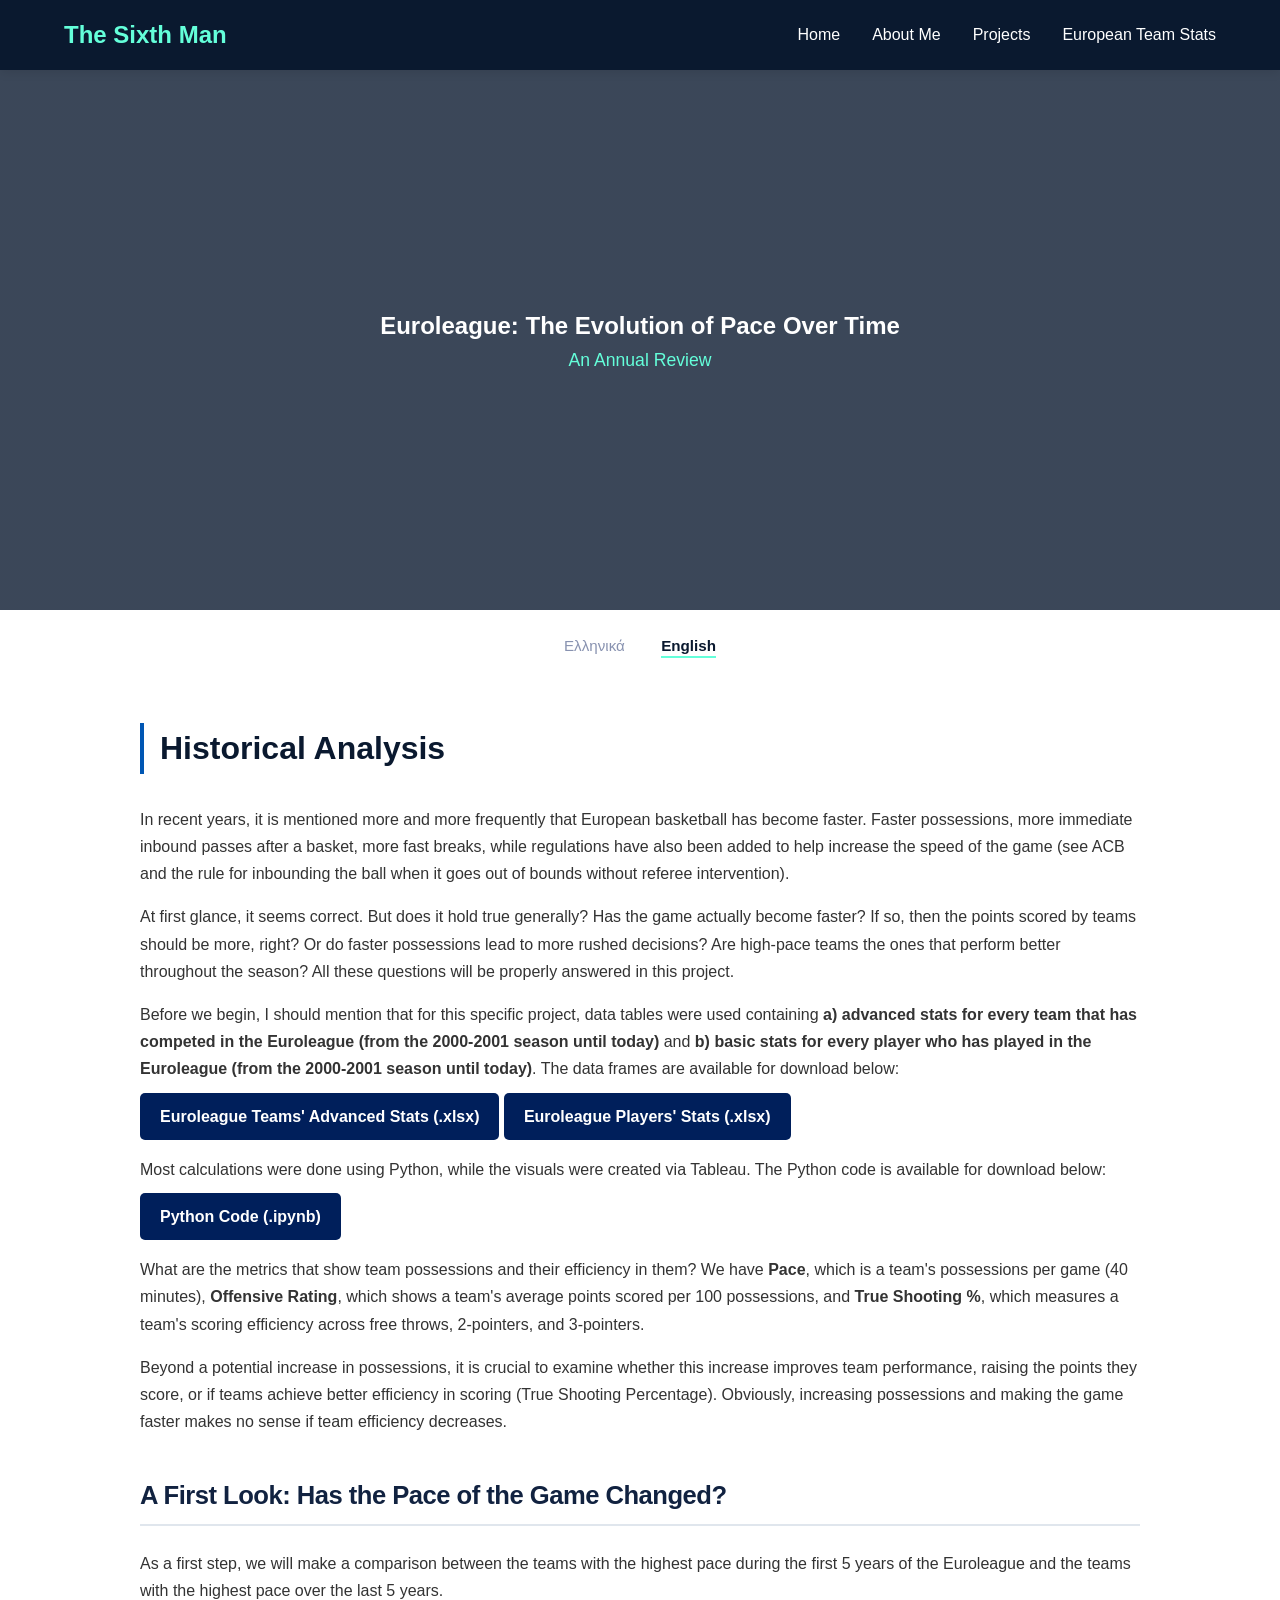
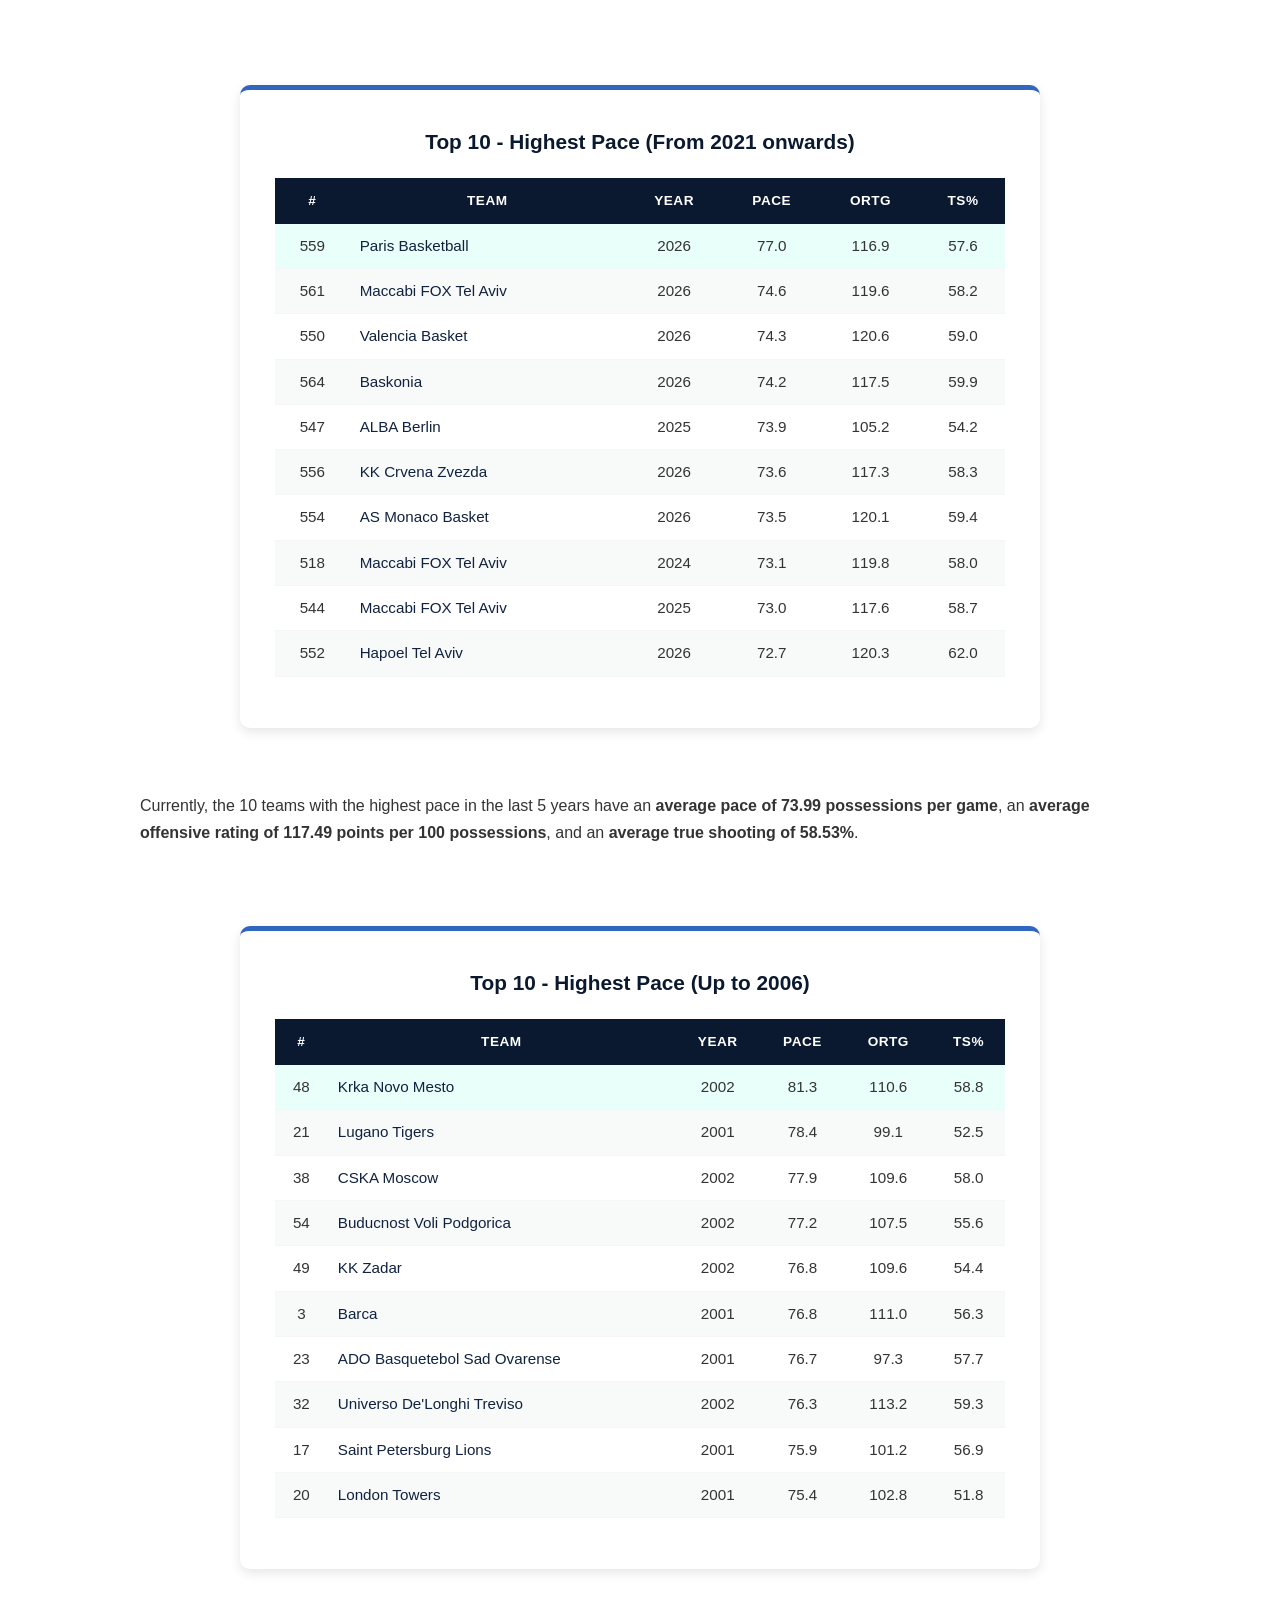
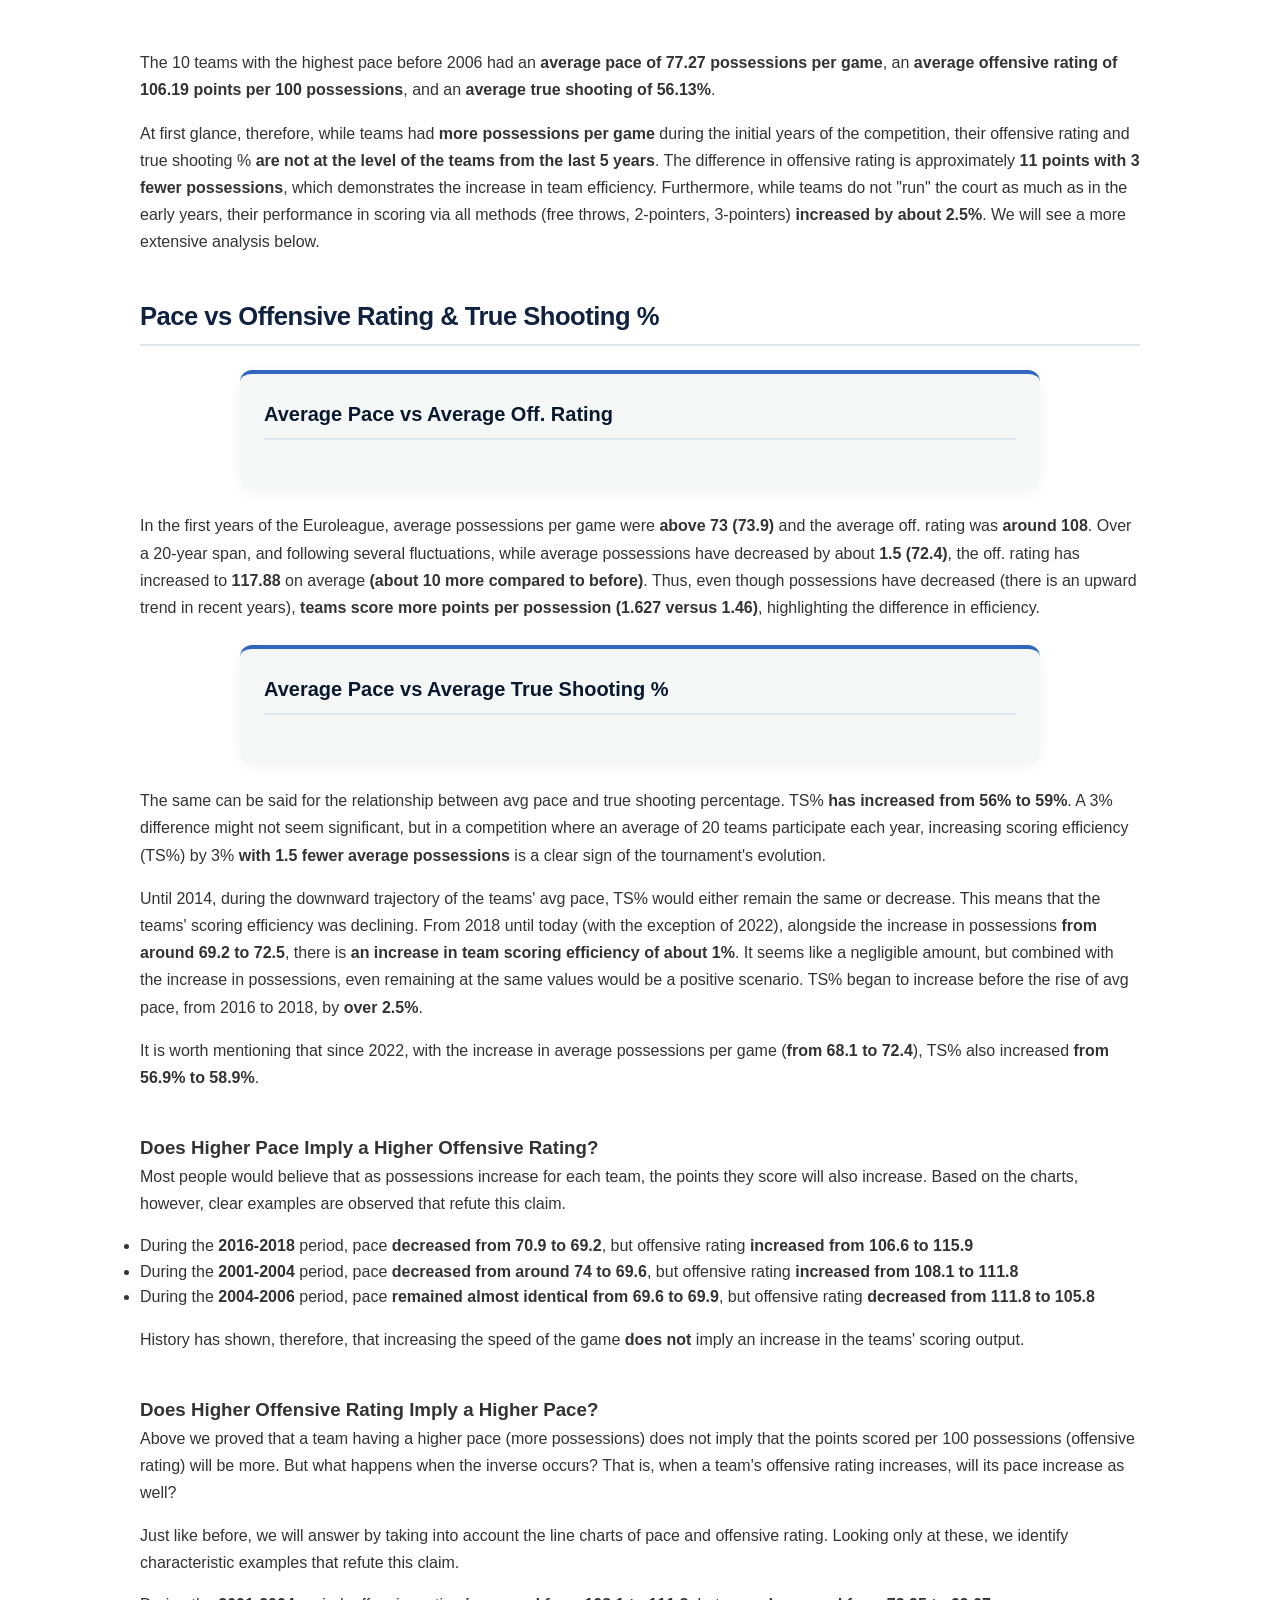
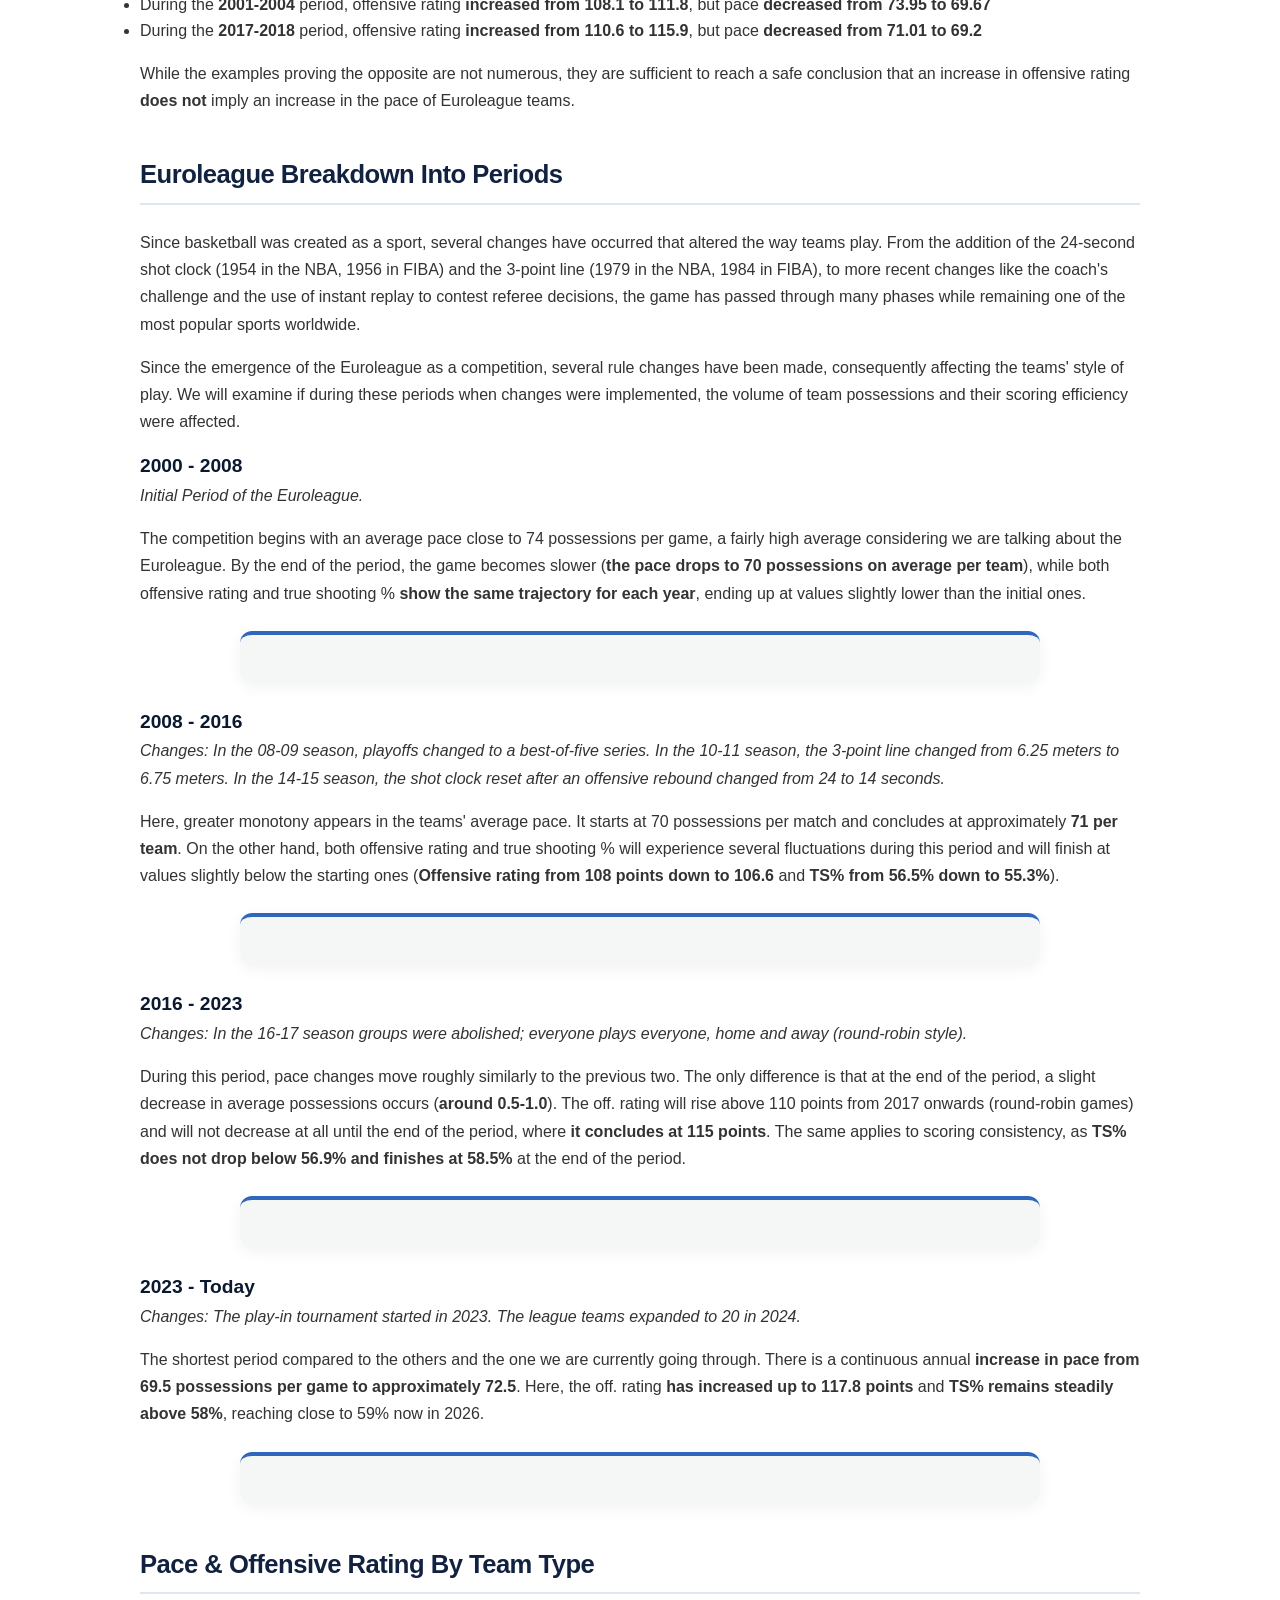
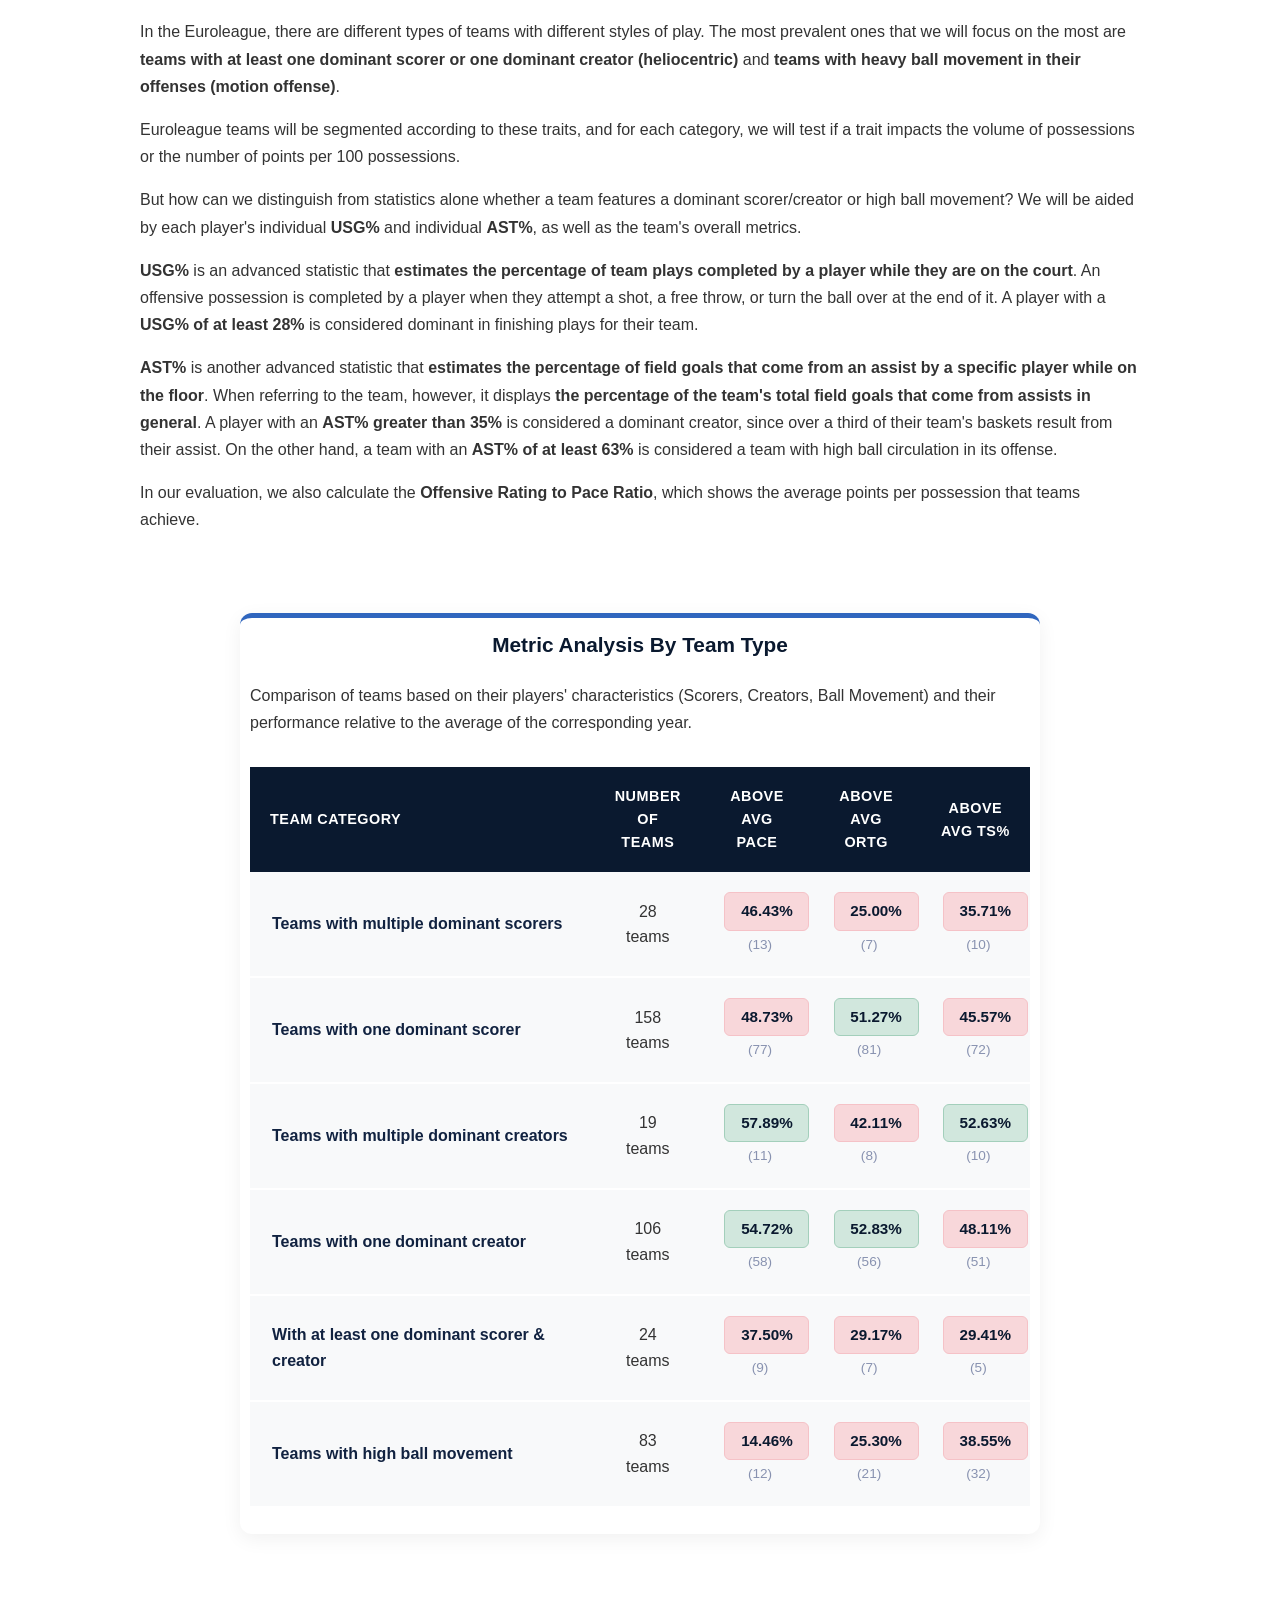
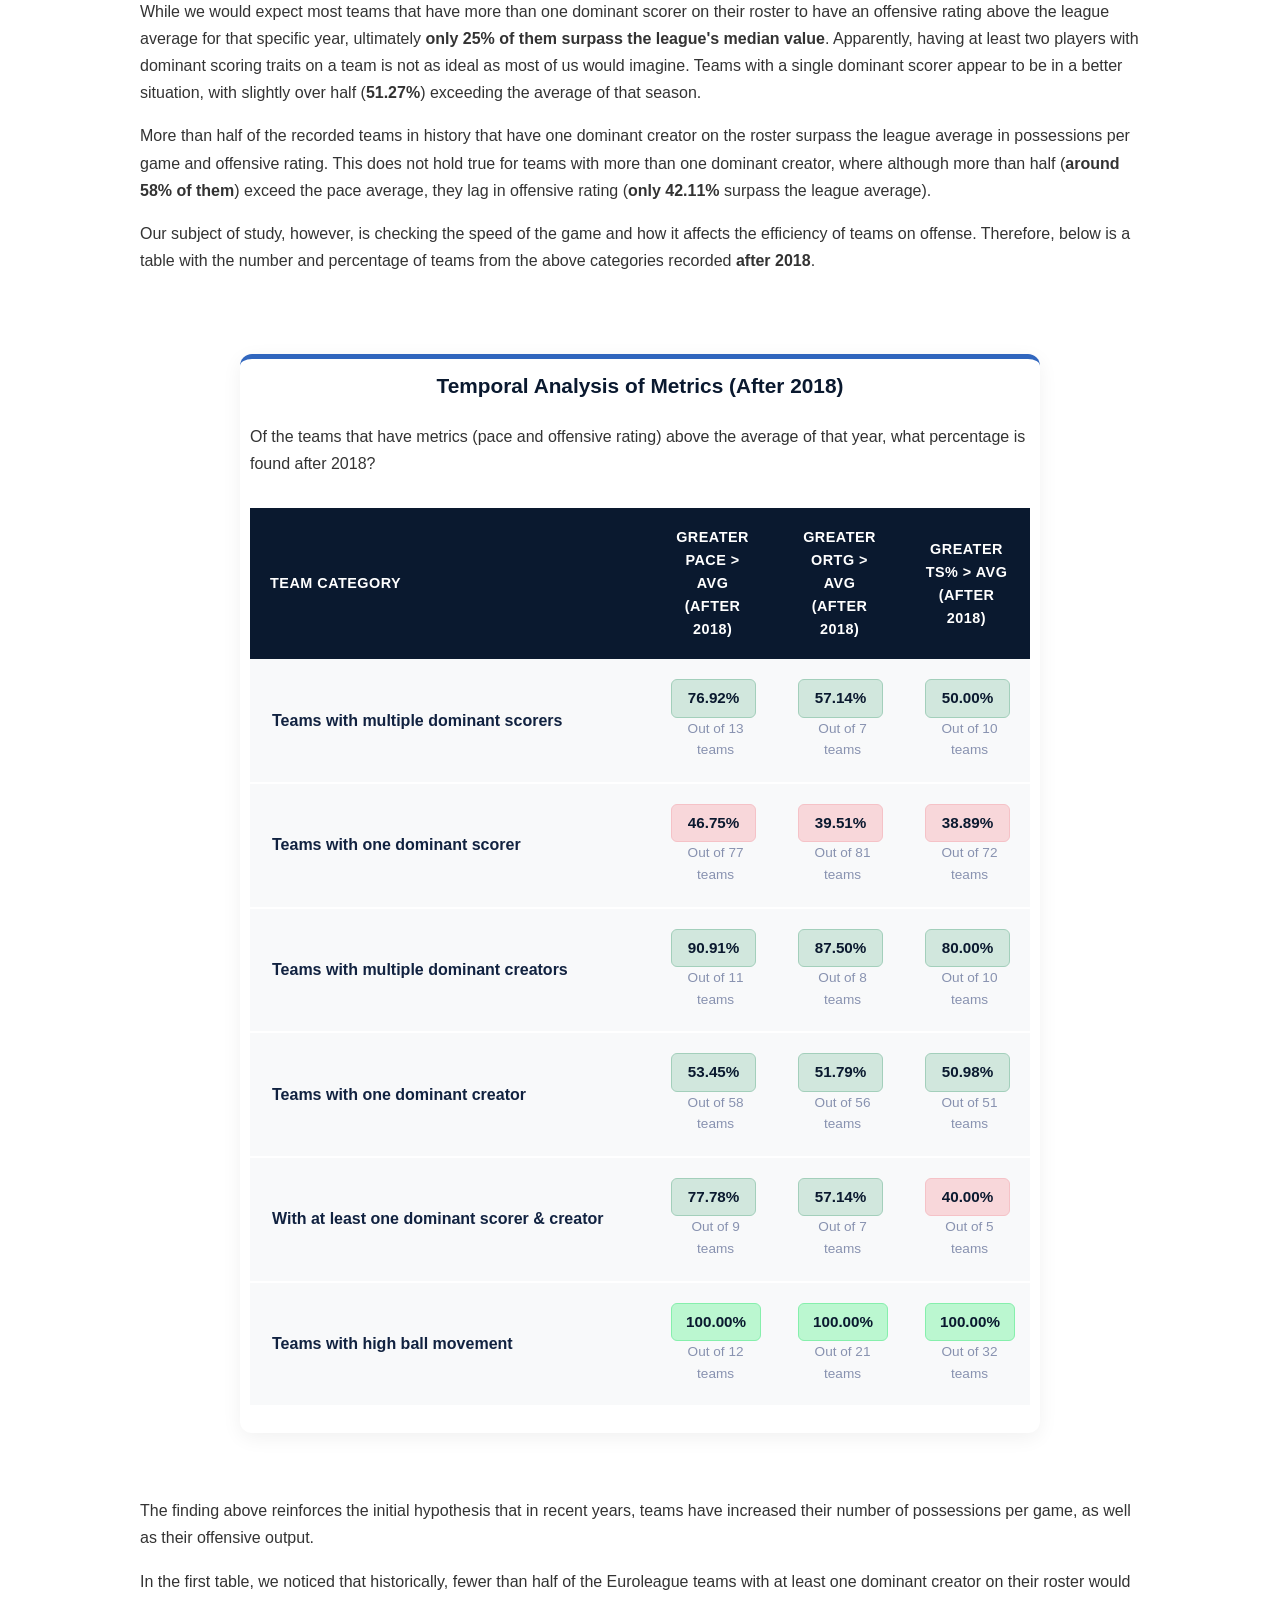
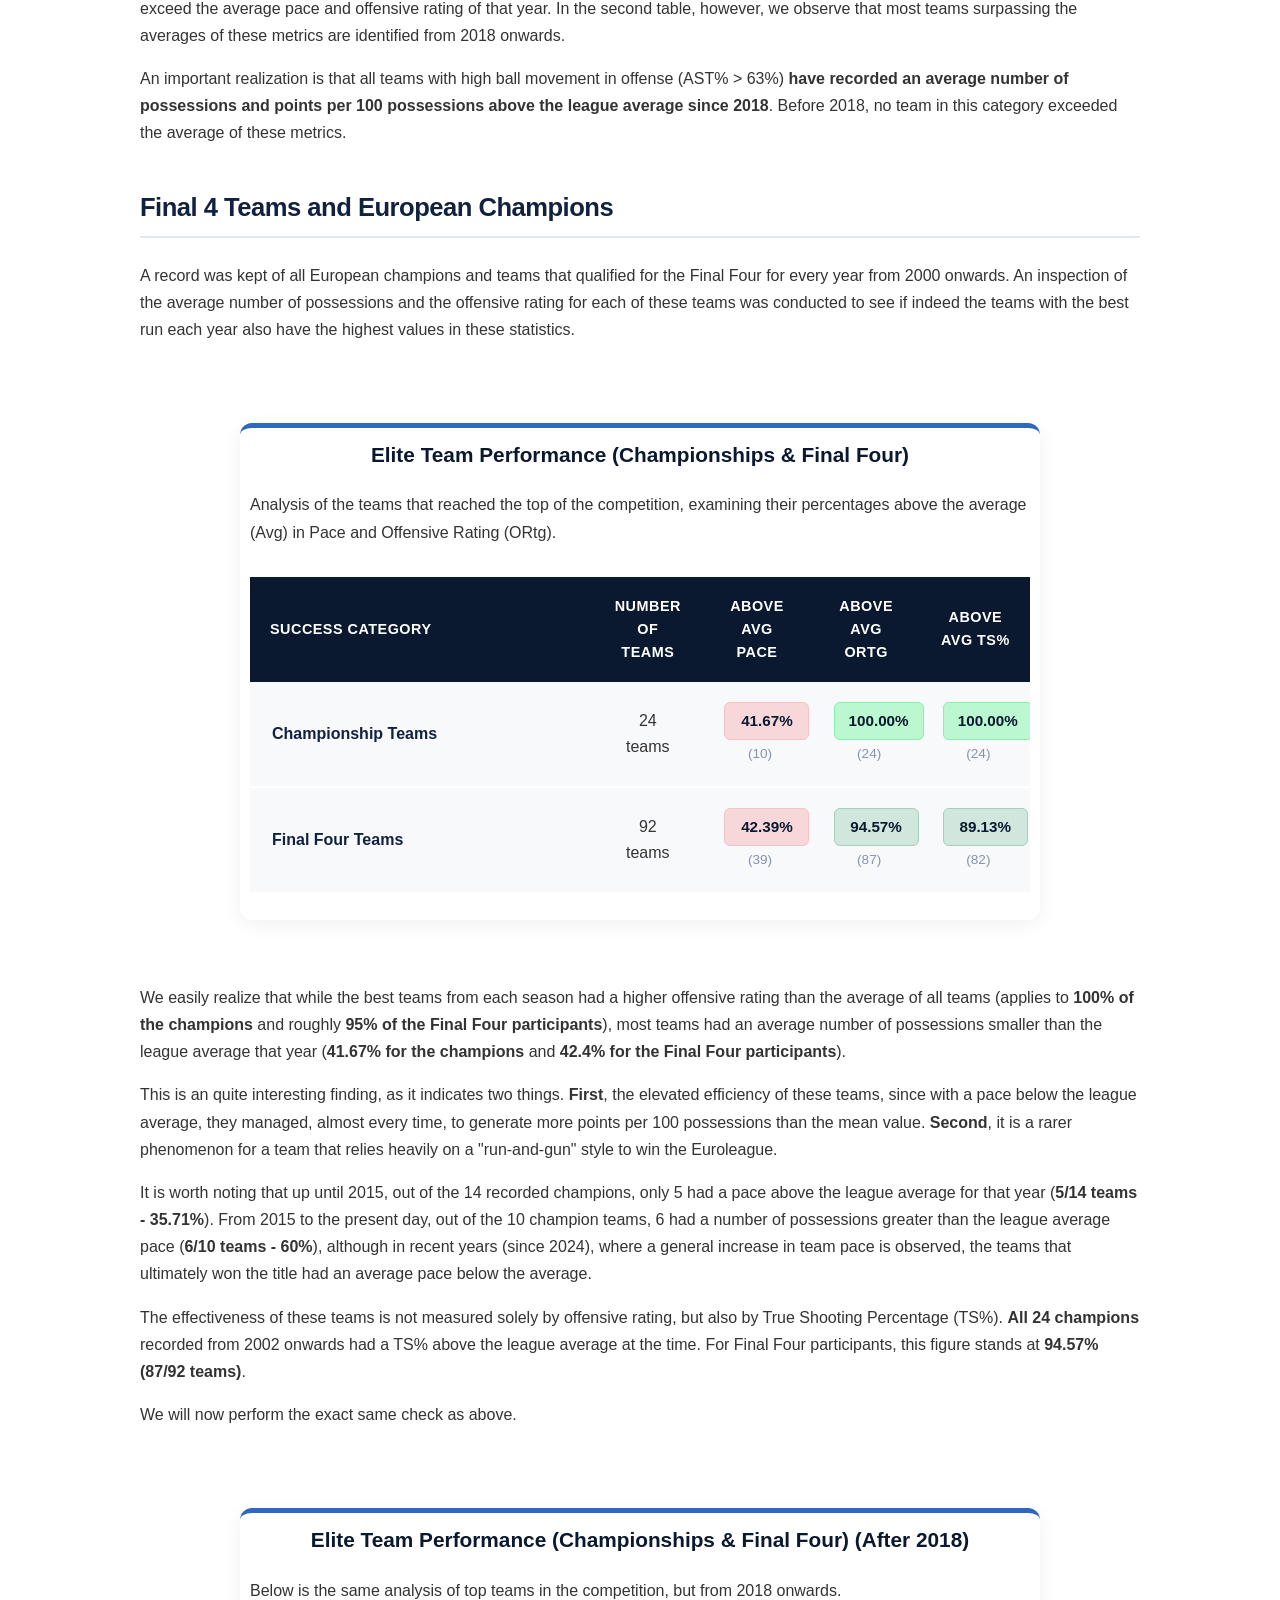
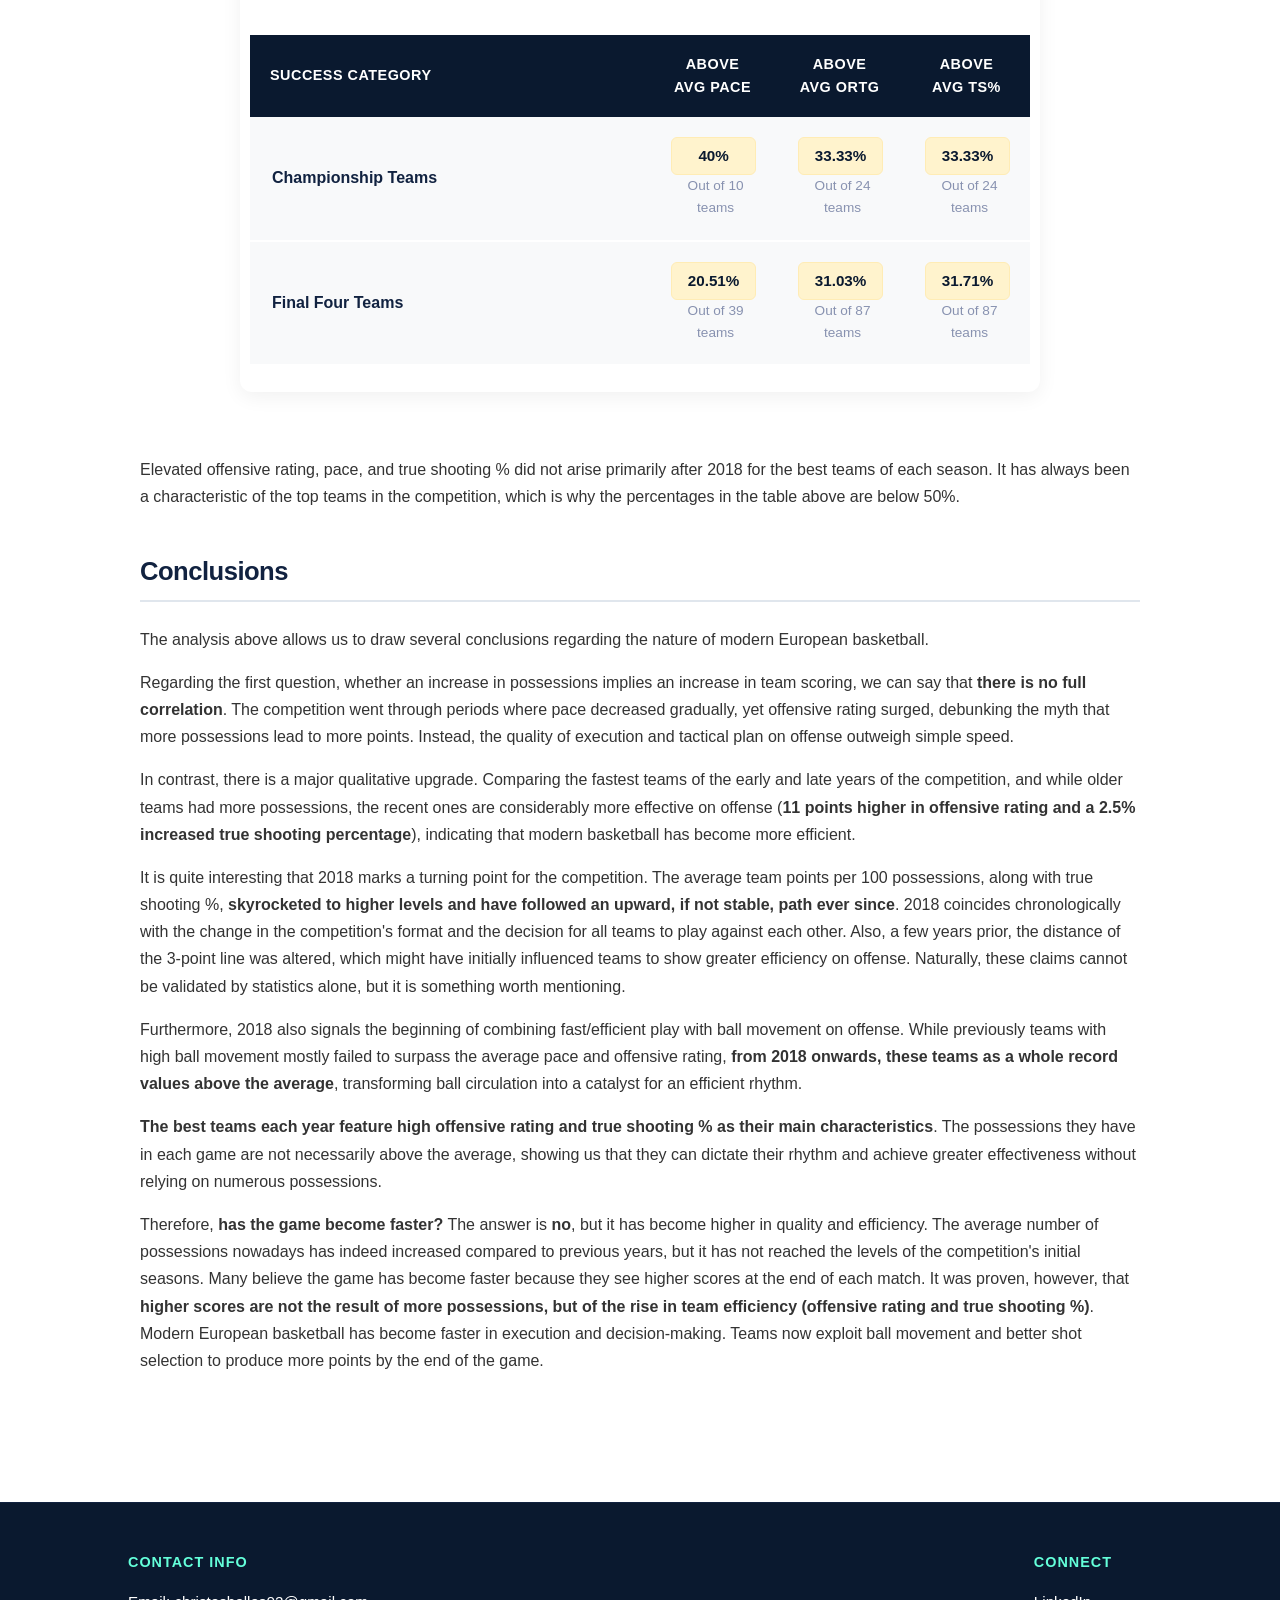
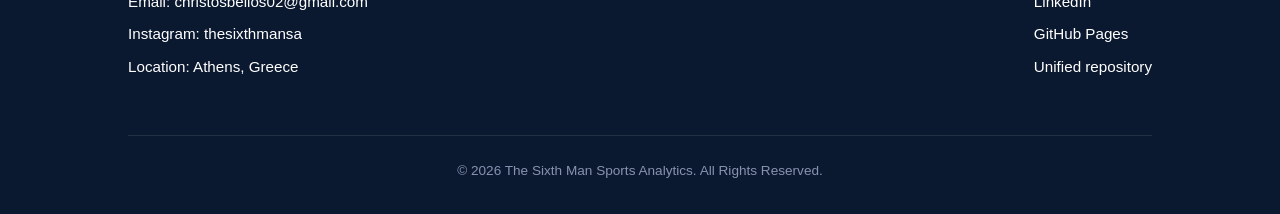
<file: project3_en.html>
<!--
    English Project Page
-->

<!DOCTYPE html>
<html lang="en">
<head>
    <meta charset="UTF-8">
    <meta name="viewport" content="width=device-width, initial-scale=1.0">
    <title>Project 3 | Sports Analytics</title>
    <link rel="stylesheet" href="style.css">
</head>
<body>
    <header>
        <a href="index.html" class="logo">The Sixth Man</a>
        <nav>
            <ul>
                <li><a href="index.html">Home</a></li>
                <li><a href="about.html">About Me</a></li>
                <li><a href="projects.html">Projects</a></li>
                <li><a href="stats.html">European Team Stats</a></li>
            </ul>
        </nav>
    </header>

    <main>
        <section class="project-hero3">
            <h1>Euroleague: The Evolution of Pace Over Time</h1>
            <p class="subtitle">An Annual Review</p>
        </section>

        <div class="lang-bar" style="text-align: center; padding: 1.5rem 0 0 0; font-family: var(--font-family); font-size: 0.95rem;">
            <a href="project3.html" style="color: var(--text-muted); text-decoration: none; margin-right: 1rem; transition: color 0.3s;" onmouseover="this.style.color='var(--navy)'" onmouseout="this.style.color='var(--text-muted)'">Ελληνικά</a>
            <a href="project3_en.html" style="color: var(--navy); font-weight: 700; text-decoration: none; border-bottom: 2px solid var(--cyan); padding-bottom: 2px; margin-left: 1rem;">English</a>
        </div>

        <section class="project-content">
            <div class="content-wrapper">
                <h2 class="section-title">Historical Analysis</h2>
            

                <p>
                    In recent years, it is mentioned more and more frequently that European basketball has become faster. Faster possessions, 
                    more immediate inbound passes after a basket, more fast breaks, while regulations have also been added to help increase 
                    the speed of the game (see ACB and the rule for inbounding the ball when it goes out of bounds without referee intervention). 
                </p>

                <p>
                    At first glance, it seems correct. But does it hold true generally? Has the game actually become faster? If so, then the points scored 
                    by teams should be more, right? Or do faster possessions lead to more rushed decisions? Are high-pace teams the ones that perform 
                    better throughout the season? All these questions will be properly answered in this project.
                </p>

                <p>
                    Before we begin, I should mention that for this specific project, data tables were used containing <strong>a) advanced stats for every team 
                    that has competed in the Euroleague (from the 2000-2001 season until today)</strong> and <strong>b) basic stats for every player who has played in the Euroleague 
                    (from the 2000-2001 season until today)</strong>. 
                    The data frames are available for download below:<br />
                    <a href="project-stats.xlsx" download class="download-btn">Euroleague Teams' Advanced Stats (.xlsx)</a>             <a href="player_stats_per_year.xlsx" download class="download-btn">Euroleague Players' Stats (.xlsx)</a><br />
                </p>

                <p>
                    Most calculations were done using Python, while the visuals were created via Tableau. The Python code is available for download below:<br />
                    <a href="Project2.zip" download class="download-btn">Python Code (.ipynb)</a><br />
                </p>

                <p>
                    What are the metrics that show team possessions and their efficiency in them? We have <strong>Pace</strong>, which is a team's possessions 
                    per game (40 minutes), <strong>Offensive Rating</strong>, which shows a team's average points scored per 100 possessions, and 
                    <strong>True Shooting %</strong>, which measures a team's scoring efficiency across free throws, 2-pointers, and 3-pointers.
                </p>

                <p>
                    Beyond a potential increase in possessions, it is crucial to examine whether this increase improves team performance, raising the points they score, 
                    or if teams achieve better efficiency in scoring (True Shooting Percentage). Obviously, increasing possessions and making the game 
                    faster makes no sense if team efficiency decreases.
                </p>

                
                <h3 class="section-subtitle">A First Look: Has the Pace of the Game Changed?</h3>

                <p>
                    As a first step, we will make a comparison between the teams with the highest pace during the first 5 years of the Euroleague and the teams with the highest pace over the last 5 years.
                    <section class="container my-5">
                        <div class="row">
                            <div class="col-md-6 mb-4">
                                <div class="custom-analytics-card">
                                    <h3 class="analytics-title">Top 10 - Highest Pace (From 2021 onwards)</h3>
                                    <div class="table-responsive">
                                        <table class="custom-analytics-table">
                                            <thead>
                                                <tr>
                                                    <th>#</th>
                                                    <th>Team</th>
                                                    <th>Year</th>
                                                    <th>Pace</th>
                                                    <th>ORtg</th>
                                                    <th>TS%</th>
                                                </tr>
                                            </thead>
                                            <tbody>
                                                <tr class="top-row"><td>559</td><td class="team-name">Paris Basketball</td><td>2026</td><td>77.0</td><td>116.9</td><td>57.6</td></tr>
                                                <tr><td>561</td><td class="team-name">Maccabi FOX Tel Aviv</td><td>2026</td><td>74.6</td><td>119.6</td><td>58.2</td></tr>
                                                <tr><td>550</td><td class="team-name">Valencia Basket</td><td>2026</td><td>74.3</td><td>120.6</td><td>59.0</td></tr>
                                                <tr><td>564</td><td class="team-name">Baskonia</td><td>2026</td><td>74.2</td><td>117.5</td><td>59.9</td></tr>
                                                <tr><td>547</td><td class="team-name">ALBA Berlin</td><td>2025</td><td>73.9</td><td>105.2</td><td>54.2</td></tr>
                                                <tr><td>556</td><td class="team-name">KK Crvena Zvezda</td><td>2026</td><td>73.6</td><td>117.3</td><td>58.3</td></tr>
                                                <tr><td>554</td><td class="team-name">AS Monaco Basket</td><td>2026</td><td>73.5</td><td>120.1</td><td>59.4</td></tr>
                                                <tr><td>518</td><td class="team-name">Maccabi FOX Tel Aviv</td><td>2024</td><td>73.1</td><td>119.8</td><td>58.0</td></tr>
                                                <tr><td>544</td><td class="team-name">Maccabi FOX Tel Aviv</td><td>2025</td><td>73.0</td><td>117.6</td><td>58.7</td></tr>
                                                <tr><td>552</td><td class="team-name">Hapoel Tel Aviv</td><td>2026</td><td>72.7</td><td>120.3</td><td>62.0</td></tr>
                                            </tbody>
                                        </table>
                                    </div>
                                </div>
                            </div>
                        </div>
                    </section>
                    <p>
                        Currently, the 10 teams with the highest pace in the last 5 years have an <strong>average pace of 73.99 possessions per game</strong>, 
                        an <strong>average offensive rating of 117.49 points per 100 possessions</strong>, and an <strong>average true shooting of 58.53%</strong>. 
                    </p>

                    <section class="container my-5">
                        <div class="row">
                            <div class="col-md-6 mb-4">
                                <div class="custom-analytics-card">
                                    <h3 class="analytics-title">Top 10 - Highest Pace (Up to 2006)</h3>
                                    <div class="table-responsive">
                                        <table class="custom-analytics-table">
                                            <thead>
                                                <tr>
                                                    <th>#</th>
                                                    <th>Team</th>
                                                    <th>Year</th>
                                                    <th>Pace</th>
                                                    <th>ORtg</th>
                                                    <th>TS%</th>
                                                </tr>
                                            </thead>
                                            <tbody>
                                                <tr class="top-row"><td>48</td><td class="team-name">Krka Novo Mesto</td><td>2002</td><td>81.3</td><td>110.6</td><td>58.8</td></tr>
                                                <tr><td>21</td><td class="team-name">Lugano Tigers</td><td>2001</td><td>78.4</td><td>99.1</td><td>52.5</td></tr>
                                                <tr><td>38</td><td class="team-name">CSKA Moscow</td><td>2002</td><td>77.9</td><td>109.6</td><td>58.0</td></tr>
                                                <tr><td>54</td><td class="team-name">Buducnost Voli Podgorica</td><td>2002</td><td>77.2</td><td>107.5</td><td>55.6</td></tr>
                                                <tr><td>49</td><td class="team-name">KK Zadar</td><td>2002</td><td>76.8</td><td>109.6</td><td>54.4</td></tr>
                                                <tr><td>3</td><td class="team-name">Barca</td><td>2001</td><td>76.8</td><td>111.0</td><td>56.3</td></tr>
                                                <tr><td>23</td><td class="team-name">ADO Basquetebol Sad Ovarense</td><td>2001</td><td>76.7</td><td>97.3</td><td>57.7</td></tr>
                                                <tr><td>32</td><td class="team-name">Universo De'Longhi Treviso</td><td>2002</td><td>76.3</td><td>113.2</td><td>59.3</td></tr>
                                                <tr><td>17</td><td class="team-name">Saint Petersburg Lions</td><td>2001</td><td>75.9</td><td>101.2</td><td>56.9</td></tr>
                                                <tr><td>20</td><td class="team-name">London Towers</td><td>2001</td><td>75.4</td><td>102.8</td><td>51.8</td></tr>
                                            </tbody>
                                        </table>
                                    </div>
                                </div>
                            </div>
                        </div>
                    </section>
                </p>
            
                <p>
                    The 10 teams with the highest pace before 2006 had an <strong>average pace of 77.27 possessions per game</strong>, an <strong>average offensive 
                    rating of 106.19 points per 100 possessions</strong>, and an <strong>average true shooting of 56.13%</strong>.
                </p>
                <p>
                    At first glance, therefore, while teams had <strong>more possessions per game</strong> during the initial years of the competition, their offensive rating 
                    and true shooting % <strong>are not at the level of the teams from the last 5 years</strong>. The difference in offensive rating is approximately 
                    <strong>11 points with 3 fewer possessions</strong>, which demonstrates the increase in team efficiency. Furthermore, while teams do not "run" the court as much as in the early years, 
                    their performance in scoring via all methods (free throws, 2-pointers, 3-pointers) <strong>increased by about 2.5%</strong>. We will see a more extensive analysis below.
                </p>



                <h3 class="section-subtitle">Pace vs Offensive Rating & True Shooting %</h3>
            
                <div class="Tableau">
                    <h3>Average Pace vs Average Off. Rating</h3>
                    <div class="tableau-desktop">
                        <div class='tableauPlaceholder' id='viz1781930165502' style='position: relative'><noscript><a href='#'><img alt='Sheet 1 ' src='https:&#47;&#47;public.tableau.com&#47;static&#47;images&#47;te&#47;teams_pace&#47;Sheet1&#47;1_rss.png' style='border: none' /></a></noscript><object class='tableauViz'  style='display:none;'><param name='host_url' value='https%3A%2F%2Fpublic.tableau.com%2F' /> <param name='embed_code_version' value='3' /> <param name='site_root' value='' /><param name='name' value='teams_pace&#47;Sheet1' /><param name='tabs' value='no' /><param name='toolbar' value='yes' /><param name='static_image' value='https:&#47;&#47;public.tableau.com&#47;static&#47;images&#47;te&#47;teams_pace&#47;Sheet1&#47;1.png' /> <param name='animate_transition' value='yes' /><param name='display_static_image' value='yes' /><param name='display_spinner' value='yes' /><param name='display_overlay' value='yes' /><param name='display_count' value='yes' /><param name='language' value='en-US' /><param name='filter' value='publish=yes' /></object></div>                <script type='text/javascript'>                    var divElement = document.getElementById('viz1781930165502');                    var vizElement = divElement.getElementsByTagName('object')[0];                    vizElement.style.width='100%';vizElement.style.height=(divElement.offsetWidth*0.75)+'px';                    var scriptElement = document.createElement('script');                    scriptElement.src = 'https://public.tableau.com/javascripts/api/viz_v1.js';                    vizElement.parentNode.insertBefore(scriptElement, vizElement);                </script>
                    </div>

                    <div class="tableau-mobile">
                        <img src="Sheet 1.png" class="responsive-chart-img" alt="Average Pace vs Average Off. Rating">
                    </div>
                </div>

                <p>
                    In the first years of the Euroleague, average possessions per game were <strong>above 73 (73.9)</strong> and the average off. rating was <strong>around 108</strong>. 
                    Over a 20-year span, and following several fluctuations, while average possessions have decreased by about <strong>1.5 (72.4)</strong>, the off. rating has increased to <strong>117.88</strong> on average <strong>(about 10 more compared to before)</strong>. 
                    Thus, even though possessions have decreased (there is an upward trend in recent years), <strong>teams score more points per possession (1.627 versus 1.46)</strong>, highlighting the difference in efficiency.
                </p>

                <div class="Tableau">
                    <h3>Average Pace vs Average True Shooting %</h3>
                    <div class="tableau-desktop">
                        <div class="tableauPlaceholder">
                            <div class='tableauPlaceholder' id='viz1779625801460' style='position: relative'><noscript><a href='#'><img alt='Sheet 13 ' src='https:&#47;&#47;public.tableau.com&#47;static&#47;images&#47;te&#47;teams_pace2&#47;Sheet13&#47;1_rss.png' style='border: none' /></a></noscript><object class='tableauViz'  style='display:none;'><param name='host_url' value='https%3A%2F%2Fpublic.tableau.com%2F' /> <param name='embed_code_version' value='3' /> <param name='site_root' value='' /><param name='name' value='teams_pace2&#47;Sheet13' /><param name='tabs' value='no' /><param name='toolbar' value='yes' /><param name='static_image' value='https:&#47;&#47;public.tableau.com&#47;static&#47;images&#47;te&#47;teams_pace2&#47;Sheet13&#47;1.png' /> <param name='animate_transition' value='yes' /><param name='display_static_image' value='yes' /><param name='display_spinner' value='yes' /><param name='display_overlay' value='yes' /><param name='display_count' value='yes' /><param name='language' value='en-US' /><param name='filter' value='publish=yes' /></object></div>                <script type='text/javascript'>                    var divElement = document.getElementById('viz1779625801460');                    var vizElement = divElement.getElementsByTagName('object')[0];                    vizElement.style.width='100%';vizElement.style.height=(divElement.offsetWidth*0.75)+'px';                    var scriptElement = document.createElement('script');                    scriptElement.src = 'https://public.tableau.com/javascripts/api/viz_v1.js';                    vizElement.parentNode.insertBefore(scriptElement, vizElement);                </script>                </div>
                    </div>

                    <div class="tableau-mobile">
                        <img src="Sheet 13.png" class="responsive-chart-img" alt="Average Pace vs Average TS%">
                    </div>
                </div>

                <p>
                    The same can be said for the relationship between avg pace and true shooting percentage. TS% <strong>has increased from 56% to 59%</strong>. A 3% difference might not seem significant, but in a competition where 
                    an average of 20 teams participate each year, increasing scoring efficiency (TS%) by 3% <strong>with 1.5 fewer average possessions</strong> is a clear sign of the tournament's evolution.
                </p>
                <p>
                    Until 2014, during the downward trajectory of the teams' avg pace, TS% would either remain the same or decrease. This means that the teams' scoring efficiency was declining. 
                    From 2018 until today (with the exception of 2022), alongside the increase in possessions <strong>from around 69.2 to 72.5</strong>, there is <strong>an increase in team scoring efficiency of about 1%</strong>. 
                    It seems like a negligible amount, but combined with the increase in possessions, even remaining at the same values would be a positive scenario. 
                    TS% began to increase before the rise of avg pace, from 2016 to 2018, by <strong>over 2.5%</strong>.
                </p>
                <p>
                    It is worth mentioning that since 2022, with the increase in average possessions per game (<strong>from 68.1 to 72.4</strong>), TS% also increased <strong>from 56.9% to 58.9%</strong>.
                </p>

                <br />
                <h3>Does Higher Pace Imply a Higher Offensive Rating?</h3>

                <p>
                    Most people would believe that as possessions increase for each team, the points they score will also increase. 
                    Based on the charts, however, clear examples are observed that refute this claim.
                    <ul> 
                        <li>During the <strong>2016-2018</strong> period, pace <strong>decreased from 70.9 to 69.2</strong>, but offensive rating <strong>increased from 106.6 to 115.9</strong></li>
                        <li>During the <strong>2001-2004</strong> period, pace <strong>decreased from around 74 to 69.6</strong>, but offensive rating <strong>increased from 108.1 to 111.8</strong></li>
                        <li>During the <strong>2004-2006</strong> period, pace <strong>remained almost identical from 69.6 to 69.9</strong>, but offensive rating <strong>decreased from 111.8 to 105.8</strong></li>
                    </ul>
                    
                </p>
                <p>History has shown, therefore, that increasing the speed of the game <strong>does not</strong> imply an increase in the teams' scoring output.</p>

                <br />
                <h3>Does Higher Offensive Rating Imply a Higher Pace?</h3>

                <p>
                    Above we proved that a team having a higher pace (more possessions) does not imply that the points scored per 100 possessions (offensive rating) 
                    will be more. But what happens when the inverse occurs? That is, when a team's offensive rating increases, will its pace increase as well?
                </p>
                <p>
                    Just like before, we will answer by taking into account the line charts of pace and offensive rating. Looking only at these, we identify characteristic examples 
                    that refute this claim.
                    <ul>
                        <li>During the <strong>2001-2004</strong> period, offensive rating <strong>increased from 108.1 to 111.8</strong>, but pace <strong>decreased from 73.95 to 69.67</strong></li>
                        <li>During the <strong>2017-2018</strong> period, offensive rating <strong>increased from 110.6 to 115.9</strong>, but pace <strong>decreased from 71.01 to 69.2</strong></li>
                    </ul>
                </p>
                <p>
                    While the examples proving the opposite are not numerous, they are sufficient to reach a safe conclusion that an increase in offensive rating <strong>does not</strong> 
                    imply an increase in the pace of Euroleague teams.
                </p>


                <h3 class="section-subtitle">Euroleague Breakdown Into Periods</h3>

                <p>
                    Since basketball was created as a sport, several changes have occurred that altered the way teams play. 
                    From the addition of the 24-second shot clock (1954 in the NBA, 1956 in FIBA) and the 3-point line 
                    (1979 in the NBA, 1984 in FIBA), to more recent changes like the coach's challenge and the use of instant replay to contest 
                    referee decisions, the game has passed through many phases while remaining one of the most popular sports worldwide.
                </p>
                <p>
                    Since the emergence of the Euroleague as a competition, several rule changes have been made, consequently affecting the 
                    teams' style of play. We will examine if during these periods when changes were implemented, the volume of team possessions 
                    and their scoring efficiency were affected.
                </p>
                
                <h4 class="small-header">2000 - 2008</h4>
                <p class="period">
                    Initial Period of the Euroleague.
                </p>
                <p>
                    The competition begins with an average pace close to 74 possessions per game, a fairly high average considering we are talking about the Euroleague. By the end of the period, the game becomes slower 
                    (<strong>the pace drops to 70 possessions on average per team</strong>), while both offensive rating and true shooting % <strong>show the same trajectory for each year</strong>, ending up at values 
                    slightly lower than the initial ones.
                    <div class="Tableau">
                        <div class="tableau-desktop">
                            <div class='tableauPlaceholder' id='viz1781940098429' style='position: relative'><noscript><a href='#'><img alt='(2000-2001) - (2007-2008) Seasons ' src='https:&#47;&#47;public.tableau.com&#47;static&#47;images&#47;Sp&#47;SplittedSeasons&#47;Sheet1&#47;1_rss.png' style='border: none' /></a></noscript><object class='tableauViz'  style='display:none;'><param name='host_url' value='https%3A%2F%2Fpublic.tableau.com%2F' /> <param name='embed_code_version' value='3' /> <param name='site_root' value='' /><param name='name' value='SplittedSeasons&#47;Sheet1' /><param name='tabs' value='no' /><param name='toolbar' value='yes' /><param name='static_image' value='https:&#47;&#47;public.tableau.com&#47;static&#47;images&#47;Sp&#47;SplittedSeasons&#47;Sheet1&#47;1.png' /> <param name='animate_transition' value='yes' /><param name='display_static_image' value='yes' /><param name='display_spinner' value='yes' /><param name='display_overlay' value='yes' /><param name='display_count' value='yes' /><param name='language' value='en-US' /><param name='filter' value='publish=yes' /></object></div>                <script type='text/javascript'>                    var divElement = document.getElementById('viz1781940098429');                    var vizElement = divElement.getElementsByTagName('object')[0];                    vizElement.style.width='100%';vizElement.style.height=(divElement.offsetWidth*0.75)+'px';                    var scriptElement = document.createElement('script');                    scriptElement.src = 'https://public.tableau.com/javascripts/api/viz_v1.js';                    vizElement.parentNode.insertBefore(scriptElement, vizElement);                </script>
                        </div>

                        <div class="tableau-mobile">
                            <img src="Sheet 11.png" class="responsive-chart-img" alt="Euroleague First Period">
                        </div>
                    </div>
                </p>

                <h4 class="small-header">2008 - 2016</h4> 
                <p class="period">
                    Changes: In the 08-09 season, playoffs changed to a best-of-five series. In the 10-11 season, the 3-point line changed from 6.25 meters to 6.75 meters. In the 14-15 season, the shot clock reset 
                    after an offensive rebound changed from 24 to 14 seconds.
                </p>
                <p>
                    Here, greater monotony appears in the teams' average pace. It starts at 70 possessions per match and concludes at approximately <strong>71 per team</strong>. 
                    On the other hand, both offensive rating and true shooting % will experience several fluctuations during this period and will finish at values slightly below the starting ones 
                    (<strong>Offensive rating from 108 points down to 106.6</strong> and <strong>TS% from 56.5% down to 55.3%</strong>).
                    <div class="Tableau">
                        <div class="tableau-desktop">
                            <div class='tableauPlaceholder' id='viz1781940211325' style='position: relative'><noscript><a href='#'><img alt='(2008-2009) - (2015-2016) Seasons ' src='https:&#47;&#47;public.tableau.com&#47;static&#47;images&#47;Sp&#47;SplittedSeasons&#47;Sheet2&#47;1_rss.png' style='border: none' /></a></noscript><object class='tableauViz'  style='display:none;'><param name='host_url' value='https%3A%2F%2Fpublic.tableau.com%2F' /> <param name='embed_code_version' value='3' /> <param name='site_root' value='' /><param name='name' value='SplittedSeasons&#47;Sheet2' /><param name='tabs' value='no' /><param name='toolbar' value='yes' /><param name='static_image' value='https:&#47;&#47;public.tableau.com&#47;static&#47;images&#47;Sp&#47;SplittedSeasons&#47;Sheet2&#47;1.png' /> <param name='animate_transition' value='yes' /><param name='display_static_image' value='yes' /><param name='display_spinner' value='yes' /><param name='display_overlay' value='yes' /><param name='display_count' value='yes' /><param name='language' value='en-US' /><param name='filter' value='publish=yes' /></object></div>                <script type='text/javascript'>                    var divElement = document.getElementById('viz1781940211325');                    var vizElement = divElement.getElementsByTagName('object')[0];                    vizElement.style.width='100%';vizElement.style.height=(divElement.offsetWidth*0.75)+'px';                    var scriptElement = document.createElement('script');                    scriptElement.src = 'https://public.tableau.com/javascripts/api/viz_v1.js';                    vizElement.parentNode.insertBefore(scriptElement, vizElement);                </script>
                        </div>

                        <div class="tableau-mobile">
                            <img src="Sheet 2.png" class="responsive-chart-img" alt="Euroleague Second Period">
                        </div>
                    </div>
                </p>

                <h4 class="small-header">2016 - 2023</h4>
                <p class="period">
                    Changes: In the 16-17 season groups were abolished; everyone plays everyone, home and away (round-robin style).
                </p>
                <p>
                    During this period, pace changes move roughly similarly to the previous two. The only difference is that at the end 
                    of the period, a slight decrease in average possessions occurs (<strong>around 0.5-1.0</strong>). The off. rating will rise above 110 points from 2017 onwards (round-robin games) and will not 
                    decrease at all until the end of the period, where <strong>it concludes at 115 points</strong>. The same applies to scoring consistency, as 
                    <strong>TS% does not drop below 56.9% and finishes at 58.5%</strong> at the end of the period.
                    <div class="Tableau">
                        <div class="tableau-desktop">
                            <div class='tableauPlaceholder' id='viz1781940257070' style='position: relative'><noscript><a href='#'><img alt='(2016-2017) - (2022-2023) Seasons ' src='https:&#47;&#47;public.tableau.com&#47;static&#47;images&#47;Sp&#47;SplittedSeasons&#47;Sheet3&#47;1_rss.png' style='border: none' /></a></noscript><object class='tableauViz'  style='display:none;'><param name='host_url' value='https%3A%2F%2Fpublic.tableau.com%2F' /> <param name='embed_code_version' value='3' /> <param name='site_root' value='' /><param name='name' value='SplittedSeasons&#47;Sheet3' /><param name='tabs' value='no' /><param name='toolbar' value='yes' /><param name='static_image' value='https:&#47;&#47;public.tableau.com&#47;static&#47;images&#47;Sp&#47;SplittedSeasons&#47;Sheet3&#47;1.png' /> <param name='animate_transition' value='yes' /><param name='display_static_image' value='yes' /><param name='display_spinner' value='yes' /><param name='display_overlay' value='yes' /><param name='display_count' value='yes' /><param name='language' value='en-US' /><param name='filter' value='publish=yes' /></object></div>                <script type='text/javascript'>                    var divElement = document.getElementById('viz1781940257070');                    var vizElement = divElement.getElementsByTagName('object')[0];                    vizElement.style.width='100%';vizElement.style.height=(divElement.offsetWidth*0.75)+'px';                    var scriptElement = document.createElement('script');                    scriptElement.src = 'https://public.tableau.com/javascripts/api/viz_v1.js';                    vizElement.parentNode.insertBefore(scriptElement, vizElement);                </script>
                        </div>

                        <div class="tableau-mobile">
                            <img src="Sheet 3.png" class="responsive-chart-img" alt="Euroleague Third Period">
                        </div>
                    </div>
                </p>

                <h4 class="small-header">2023 - Today</h4>
                <p class="period">
                    Changes: The play-in tournament started in 2023. The league teams expanded to 20 in 2024.
                </p>
                <p>
                    The shortest period compared to the others and the one we are currently going through. There is a continuous annual <strong>increase in pace from 69.5 possessions per game 
                    to approximately 72.5</strong>. Here, the off. rating <strong>has increased up to 117.8 points</strong> and <strong>TS% remains steadily above 
                    58%</strong>, reaching close to 59% now in 2026.
                    <div class="Tableau">
                        <div class="tableau-desktop">
                            <div class='tableauPlaceholder' id='viz1781940299724' style='position: relative'><noscript><a href='#'><img alt='(2023-2024) - (2026-today) Seasons ' src='https:&#47;&#47;public.tableau.com&#47;static&#47;images&#47;Sp&#47;SplittedSeasons&#47;Sheet4&#47;1_rss.png' style='border: none' /></a></noscript><object class='tableauViz'  style='display:none;'><param name='host_url' value='https%3A%2F%2Fpublic.tableau.com%2F' /> <param name='embed_code_version' value='3' /> <param name='site_root' value='' /><param name='name' value='SplittedSeasons&#47;Sheet4' /><param name='tabs' value='no' /><param name='toolbar' value='yes' /><param name='static_image' value='https:&#47;&#47;public.tableau.com&#47;static&#47;images&#47;Sp&#47;SplittedSeasons&#47;Sheet4&#47;1.png' /> <param name='animate_transition' value='yes' /><param name='display_static_image' value='yes' /><param name='display_spinner' value='yes' /><param name='display_overlay' value='yes' /><param name='display_count' value='yes' /><param name='language' value='en-US' /><param name='filter' value='publish=yes' /></object></div>                <script type='text/javascript'>                    var divElement = document.getElementById('viz1781940299724');                    var vizElement = divElement.getElementsByTagName('object')[0];                    vizElement.style.width='100%';vizElement.style.height=(divElement.offsetWidth*0.75)+'px';                    var scriptElement = document.createElement('script');                    scriptElement.src = 'https://public.tableau.com/javascripts/api/viz_v1.js';                    vizElement.parentNode.insertBefore(scriptElement, vizElement);                </script>
                        </div>

                        <div class="tableau-mobile">
                            <img src="Sheet 4.png" class="responsive-chart-img" alt="Euroleague Fourth Period">
                        </div>
                    </div>
                </p>

                <h3 class="section-subtitle">Pace & Offensive Rating By Team Type</h3>

                <p>
                    In the Euroleague, there are different types of teams with different styles of play. The most prevalent ones that we will focus on 
                    the most are <strong>teams with at least one dominant scorer or one dominant creator (heliocentric)</strong> and <strong>teams with heavy ball movement in their offenses (motion offense)</strong>.
                </p>
                <p>
                    Euroleague teams will be segmented according to these traits, and for each category, we will test if a trait impacts 
                    the volume of possessions or the number of points per 100 possessions.
                </p>
                <p>
                    But how can we distinguish from statistics alone whether a team features a dominant scorer/creator or high ball movement? We will be aided by 
                    each player's individual <strong>USG%</strong> and individual <strong>AST%</strong>, as well as the team's overall metrics.
                </p>
                <p>
                    <strong>USG%</strong> is an advanced statistic that <strong>estimates the percentage of team plays completed by a player while they are on the court</strong>. An offensive possession is completed by a player when they attempt a shot, a free throw, or turn the ball over at the end of it. A player with a <strong>USG% of at least 28%</strong> is considered dominant in finishing plays for their team.
                </p>
                <p>
                    <strong>AST%</strong> is another advanced statistic that <strong>estimates the percentage of field goals that come from an assist by a specific player while on the floor</strong>. When referring to the team, however, it displays <strong>the percentage of the team's total field goals that come from assists in general</strong>. A player with an <strong>AST% greater than 35%</strong> is considered a dominant creator, since over a third of their team's baskets result from their assist. On the other hand, a team with an <strong>AST% of at least 63%</strong> is considered a team with high ball circulation in its offense.
                </p>
                <p>
                    In our evaluation, we also calculate the <strong>Offensive Rating to Pace Ratio</strong>, which shows the average points per possession that teams achieve.
                </p>
                

                <section class="container-fluid my-5 px-4">
                    <div class="custom-wide-card">
                        <h3 class="analytics-title text-start mb-4">Metric Analysis By Team Type</h3>
                        <p class="text-muted mb-4">Comparison of teams based on their players' characteristics (Scorers, Creators, Ball Movement) and their performance relative to the average of the corresponding year.</p>
        
                        <div class="table-responsive">
                            <table class="custom-expanded-table">
                                <thead>
                                    <tr>
                                        <th class="text-start">Team Category</th>
                                        <th>Number of Teams</th>
                                        <th>Above Avg Pace</th>
                                        <th>Above Avg ORtg</th>
                                        <th>Above Avg TS%</th>
                                    </tr>
                                </thead>
                                <tbody>
                                    <tr>
                                        <td class="team-category-cell">Teams with multiple dominant scorers</td>
                                        <td class="count-cell">28 teams</td>
                                        <td><span class="badge-stat badge-low-custom">46.43%</span> <span class="count-small">(13)</span></td>
                                        <td><span class="badge-stat badge-low-custom">25.00%</span> <span class="count-small">(7)</span></td>
                                        <td><span class="badge-stat badge-low-custom">35.71%</span> <span class="count-small">(10)</span></td>
                                    </tr>
                                    <tr>
                                        <td class="team-category-cell">Teams with one dominant scorer</td>
                                        <td class="count-cell">158 teams</td>
                                        <td><span class="badge-stat badge-low-custom">48.73%</span> <span class="count-small">(77)</span></td>
                                        <td><span class="badge-stat badge-high-custom">51.27%</span> <span class="count-small">(81)</span></td>
                                        <td><span class="badge-stat badge-low-custom">45.57%</span> <span class="count-small">(72)</span></td>
                                    </tr>
                                    <tr>
                                        <td class="team-category-cell">Teams with multiple dominant creators</td>
                                        <td class="count-cell">19 teams</td>
                                        <td><span class="badge-stat badge-high-custom">57.89%</span> <span class="count-small">(11)</span></td>
                                        <td><span class="badge-stat badge-low-custom">42.11%</span> <span class="count-small">(8)</span></td>
                                        <td><span class="badge-stat badge-high-custom">52.63%</span> <span class="count-small">(10)</span></td>
                                    </tr>
                                    <tr>
                                        <td class="team-category-cell">Teams with one dominant creator</td>
                                        <td class="count-cell">106 teams</td>
                                        <td><span class="badge-stat badge-high-custom">54.72%</span> <span class="count-small">(58)</span></td>
                                        <td><span class="badge-stat badge-high-custom">52.83%</span> <span class="count-small">(56)</span></td>
                                        <td><span class="badge-stat badge-low-custom">48.11%</span> <span class="count-small">(51)</span></td>
                                    </tr>
                                    <tr>
                                        <td class="team-category-cell">With at least one dominant scorer & creator</td>
                                        <td class="count-cell">24 teams</td>
                                        <td><span class="badge-stat badge-low-custom">37.50%</span> <span class="count-small">(9)</span></td>
                                        <td><span class="badge-stat badge-low-custom">29.17%</span> <span class="count-small">(7)</span></td>
                                        <td><span class="badge-stat badge-low-custom">29.41%</span> <span class="count-small">(5)</span></td>
                                    </tr>
                                    <tr>
                                        <td class="team-category-cell">Teams with high ball movement</td>
                                        <td class="count-cell">83 teams</td>
                                        <td><span class="badge-stat badge-low-custom">14.46%</span> <span class="count-small">(12)</span></td>
                                        <td><span class="badge-stat badge-low-custom">25.30%</span> <span class="count-small">(21)</span></td>
                                        <td><span class="badge-stat badge-low-custom">38.55%</span> <span class="count-small">(32)</span></td>
                                    </tr>
                                </tbody>
                            </table>
                        </div>
                    </div>
                </section>

                <p>
                    While we would expect most teams that have more than one dominant scorer on their roster to have an offensive rating above the league average for that specific year, 
                    ultimately <strong>only 25% of them surpass the league's median value</strong>. Apparently, having at least two players with dominant scoring traits on a team is not as ideal as most of us would imagine. Teams with a single dominant scorer appear to be in a better situation, with slightly over half (<strong>51.27%</strong>) exceeding the average of that season.
                </p>

                <p>
                    More than half of the recorded teams in history that have one dominant creator on the roster surpass the league average in possessions per game 
                    and offensive rating. This does not hold true for teams with more than one dominant creator, where although more than half (<strong>around 58% of them</strong>) exceed the 
                    pace average, they lag in offensive rating (<strong>only 42.11%</strong> surpass the league average).
                </p>

                <p>
                    Our subject of study, however, is checking the speed of the game and how it affects the efficiency of teams on offense. Therefore, below is 
                    a table with the number and percentage of teams from the above categories recorded <strong>after 2018</strong>.
                </p>

                <section class="container-fluid my-5 px-4">
                    <div class="custom-wide-card">
                        <h3 class="analytics-title text-start mb-4">Temporal Analysis of Metrics (After 2018)</h3>
                        <p class="text-muted mb-4">Of the teams that have metrics (pace and offensive rating) above the average of that year, what percentage is found after 2018?</p>
        
                        <div class="table-responsive">
                            <table class="custom-expanded-table">
                                <thead>
                                    <tr>
                                        <th class="text-start">Team Category</th>
                                        <th>Greater Pace > Avg (After 2018)</th>
                                        <th>Greater ORtg > Avg (After 2018)</th>
                                        <th>Greater TS% > Avg (After 2018)</th>
                                    </tr>
                                </thead>
                                <tbody>
                                    <tr>
                                        <td class="team-category-cell">Teams with multiple dominant scorers</td>
                                        <td><span class="badge-stat badge-high-custom">76.92%</span> <span class="count-small">Out of 13 teams</span></td>
                                        <td><span class="badge-stat badge-high-custom">57.14%</span> <span class="count-small">Out of 7 teams</span></td>
                                        <td><span class="badge-stat badge-high-custom">50.00%</span> <span class="count-small">Out of 10 teams</span></td>
                                    </tr>
                                    <tr>
                                        <td class="team-category-cell">Teams with one dominant scorer</td>
                                        <td><span class="badge-stat badge-low-custom">46.75%</span> <span class="count-small">Out of 77 teams</span></td>
                                        <td><span class="badge-stat badge-low-custom">39.51%</span> <span class="count-small">Out of 81 teams</span></td>
                                        <td><span class="badge-stat badge-low-custom">38.89%</span> <span class="count-small">Out of 72 teams</span></td>
                                    </tr>
                                    <tr>
                                        <td class="team-category-cell">Teams with multiple dominant creators</td>
                                        <td><span class="badge-stat badge-high-custom">90.91%</span> <span class="count-small">Out of 11 teams</span></td>
                                        <td><span class="badge-stat badge-high-custom">87.50%</span> <span class="count-small">Out of 8 teams</span></td>
                                        <td><span class="badge-stat badge-high-custom">80.00%</span> <span class="count-small">Out of 10 teams</span></td>
                                    </tr>
                                    <tr>
                                        <td class="team-category-cell">Teams with one dominant creator</td>
                                        <td><span class="badge-stat badge-high-custom">53.45%</span> <span class="count-small">Out of 58 teams</span></td>
                                        <td><span class="badge-stat badge-high-custom">51.79%</span> <span class="count-small">Out of 56 teams</span></td>
                                        <td><span class="badge-stat badge-high-custom">50.98%</span> <span class="count-small">Out of 51 teams</span></td>
                                    </tr>
                                    <tr>
                                        <td class="team-category-cell">With at least one dominant scorer & creator</td>
                                        <td><span class="badge-stat badge-high-custom">77.78%</span> <span class="count-small">Out of 9 teams</span></td>
                                        <td><span class="badge-stat badge-high-custom">57.14%</span> <span class="count-small">Out of 7 teams</span></td>
                                        <td><span class="badge-stat badge-low-custom">40.00%</span> <span class="count-small">Out of 5 teams</span></td>
                                    </tr>
                                    <tr>
                                        <td class="team-category-cell">Teams with high ball movement</td>
                                        <td><span class="badge-stat badge-high-custom" style="background-color: #bbf7d0; border-color: #86efac;">100.00%</span> <span class="count-small">Out of 12 teams</span></td>
                                        <td><span class="badge-stat badge-high-custom" style="background-color: #bbf7d0; border-color: #86efac;">100.00%</span> <span class="count-small">Out of 21 teams</span></td>
                                        <td><span class="badge-stat badge-high-custom" style="background-color: #bbf7d0; border-color: #86efac;">100.00%</span> <span class="count-small">Out of 32 teams</span></td>
                                    </tr>
                                </tbody>
                            </table>
                        </div>
                    </div>
                </section>

                <p>
                    The finding above reinforces the initial hypothesis that in recent years, teams have increased their number of possessions per game, as well as their offensive output.
                </p>
                <p>
                    In the first table, we noticed that historically, fewer than half of the Euroleague teams with at least one dominant creator on their roster would exceed the average pace and offensive rating of that year. In the second table, however, we observe that most teams surpassing the averages of these metrics are identified from 2018 onwards.
                </p>
                <p>
                    An important realization is that all teams with high ball movement in offense (AST% > 63%) <strong>have recorded an average number of possessions and points per 100 possessions above the league average since 2018</strong>. Before 2018, no team in this category exceeded the average of these metrics.
                </p>

                <h3 class="section-subtitle">Final 4 Teams and European Champions</h3>

                <p>
                    A record was kept of all European champions and teams that qualified for the Final Four for every year from 2000 onwards. 
                    An inspection of the average number of possessions and the offensive rating for each of these teams was conducted to see if indeed 
                    the teams with the best run each year also have the highest values in these statistics.
                </p>

                <section class="container-fluid my-5 px-4">
                    <div class="custom-wide-card">
                        <h3 class="analytics-title text-start mb-4">Elite Team Performance (Championships & Final Four)</h3>
                        <p class="text-muted mb-4">Analysis of the teams that reached the top of the competition, examining their percentages above the average (Avg) in Pace and Offensive Rating (ORtg).</p>
        
                        <div class="table-responsive">
                            <table class="custom-expanded-table">
                                <thead>
                                    <tr>
                                        <th class="text-start">Success Category</th>
                                        <th>Number of Teams</th>
                                        <th>Above Avg Pace</th>
                                        <th>Above Avg ORtg</th>
                                        <th>Above Avg TS%</th>
                                    </tr>
                                </thead>
                                <tbody>
                                    <tr>
                                        <td class="team-category-cell">Championship Teams</td>
                                        <td class="count-cell">24 teams</td>
                                        <td><span class="badge-stat badge-low-custom">41.67%</span> <span class="count-small">(10)</span></td>
                                        <td><span class="badge-stat badge-high-custom" style="background-color: #bbf7d0; border-color: #86efac;">100.00%</span> <span class="count-small">(24)</span></td>
                                        <td><span class="badge-stat badge-high-custom" style="background-color: #bbf7d0; border-color: #86efac;">100.00%</span> <span class="count-small">(24)</span></td>
                                    </tr>
                                    <tr>
                                        <td class="team-category-cell">Final Four Teams</td>
                                        <td class="count-cell">92 teams</td>
                                        <td><span class="badge-stat badge-low-custom">42.39%</span> <span class="count-small">(39)</span></td>
                                        <td><span class="badge-stat badge-high-custom">94.57%</span> <span class="count-small">(87)</span></td>
                                        <td><span class="badge-stat badge-high-custom">89.13%</span> <span class="count-small">(82)</span></td>
                                    </tr>
                                </tbody>
                            </table>
                        </div>
                    </div>
                </section>

                <p>
                    We easily realize that while the best teams from each season had a higher offensive rating than the average of all teams (applies to 
                    <strong>100% of the champions</strong> and roughly <strong>95% of the Final Four participants</strong>), most teams had an average 
                    number of possessions smaller than the league average that year (<strong>41.67% for the champions</strong> and <strong>42.4% for the Final Four participants</strong>).
                </p>
                <p>
                    This is an quite interesting finding, as it indicates two things. <strong>First</strong>, the elevated efficiency of these teams, since with a pace below the league average, they managed, almost every time, to generate more points per 100 possessions than the mean value. <strong>Second</strong>, it is a rarer phenomenon for a team that relies heavily on a "run-and-gun" style to win the Euroleague.
                </p>
                <p>
                    It is worth noting that up until 2015, out of the 14 recorded champions, only 5 had a pace above the league average for that year 
                    (<strong>5/14 teams - 35.71%</strong>). From 2015 to the present day, out of the 10 champion teams, 6 had a number of possessions greater than the league average pace 
                    (<strong>6/10 teams - 60%</strong>), although in recent years (since 2024), where a general increase in team pace is observed, the teams that ultimately won the title had an average pace below the average.
                </p>
                <p>
                    The effectiveness of these teams is not measured solely by offensive rating, but also by True Shooting Percentage (TS%). 
                    <strong>All 24 champions</strong> recorded from 2002 onwards had a TS% above the league average at the time. For Final Four participants, this figure stands at <strong>94.57% (87/92 teams)</strong>.
                </p>

                <p>
                    We will now perform the exact same check as above.
                </p>

                <section class="container-fluid my-5 px-4">
                    <div class="custom-wide-card">
                        <h3 class="analytics-title text-start mb-4">Elite Team Performance (Championships & Final Four) (After 2018)</h3>
                        <p class="text-muted mb-4">Below is the same analysis of top teams in the competition, but from 2018 onwards.</p>
        
                        <div class="table-responsive">
                            <table class="custom-expanded-table">
                                <thead>
                                    <tr>
                                        <th class="text-start">Success Category</th>
                                        <th>Above Avg Pace</th>
                                        <th>Above Avg ORtg</th>
                                        <th>Above Avg TS%</th>
                                    </tr>
                                </thead>
                                <tbody>
                                    <tr>
                                        <td class="team-category-cell">Championship Teams</td>
                                        <td><span class="badge-stat badge-mid-custom">40%</span> <span class="count-small">Out of 10 teams</span></td>
                                        <td><span class="badge-stat badge-mid-custom">33.33%</span> <span class="count-small">Out of 24 teams</span></td>
                                        <td><span class="badge-stat badge-mid-custom">33.33%</span> <span class="count-small">Out of 24 teams</span></td>
                                    </tr>
                                    <tr>
                                        <td class="team-category-cell">Final Four Teams</td>
                                        <td><span class="badge-stat badge-mid-custom">20.51%</span> <span class="count-small">Out of 39 teams</span></td>
                                        <td><span class="badge-stat badge-mid-custom">31.03%</span> <span class="count-small">Out of 87 teams</span></td>
                                        <td><span class="badge-stat badge-mid-custom">31.71%</span> <span class="count-small">Out of 87 teams</span></td>
                                    </tr>
                                </tbody>
                            </table>
                        </div>
                    </div>
                </section>

                <p>
                    Elevated offensive rating, pace, and true shooting % did not arise primarily after 2018 for the best teams of each season. It has always been a characteristic of the top teams in the competition, which is why the percentages in the table above are below 50%.
                </p>

                <h3 class="section-subtitle">Conclusions</h3>
                <p>
                    The analysis above allows us to draw several conclusions regarding the nature of modern European basketball.
                </p>
                <p>
                    Regarding the first question, whether an increase in possessions implies an increase in team scoring, we can say that <strong>there is no full correlation</strong>. 
                    The competition went through periods where pace decreased gradually, yet offensive rating surged, debunking the myth that more possessions lead to more points. Instead, the quality of execution and tactical plan on offense outweigh simple speed.
                </p>
                <p>
                    In contrast, there is a major qualitative upgrade. Comparing the fastest teams of the early and late years of the competition, and while older teams had more possessions, the recent ones are considerably more effective on offense (<strong>11 points higher in offensive rating and a 2.5% increased true shooting percentage</strong>), indicating that modern basketball has become more efficient.
                </p>
                <p>
                    It is quite interesting that 2018 marks a turning point for the competition. The average team points per 100 possessions, along with true shooting %, <strong>skyrocketed to higher levels and have followed an upward, if not stable, path ever since</strong>. 2018 coincides chronologically with the change in the competition's format and the decision for all teams to play against each other. Also, a few years prior, the distance of the 3-point line was altered, which might have initially influenced teams to show greater efficiency on offense. Naturally, these claims cannot be validated by statistics alone, but it is something worth mentioning.
                </p>
                <p>
                    Furthermore, 2018 also signals the beginning of combining fast/efficient play with ball movement on offense. While previously teams with high ball movement mostly failed to surpass the average pace and offensive rating, <strong>from 2018 onwards, these teams as a whole record values above the average</strong>, transforming ball circulation into a catalyst for an efficient rhythm.
                </p>
                <p>
                    <strong>The best teams each year feature high offensive rating and true shooting % as their main characteristics</strong>. The possessions they have in each game are not necessarily above the average, showing us that they can dictate their rhythm and achieve greater effectiveness without relying on numerous possessions.
                </p>
                <p>
                    Therefore, <strong>has the game become faster?</strong> The answer is <strong>no</strong>, but it has become higher in quality and efficiency. The average number of possessions nowadays has indeed increased compared to previous years, but it has not reached the levels of the competition's initial seasons. Many believe the game has become faster because they see higher scores at the end of each match. It was proven, however, that <strong>higher scores are not the result of more possessions, but of the rise in team efficiency (offensive rating and true shooting %)</strong>. Modern European basketball has become faster in execution and decision-making. Teams now exploit ball movement and better shot selection to produce more points by the end of the game.
                </p>




</div>
        </section>
    </main>

    <footer>
        <div class="footer-content">
            <div class="footer-contact">
                <h4>Contact Info</h4>
                <p>Email: <a href="mailto:christosbellos02@gmail.com">christosbellos02@gmail.com</a></p>
                <p>Instagram: <a href="https://www.instagram.com/thesixthmansa/">thesixthmansa</a></p>
                <p>Location: Athens, Greece</p>
            </div>
            
            <div class="footer-contact">
                <h4>Connect</h4>
                <p><a href="https://www.linkedin.com/in/christosbellos02/">LinkedIn</a></p>
                <p><a href="https://github.com/ChristosBellos/ChristosBellos.github.io">GitHub Pages</a></p>
                <p><a href="https://cursor.com/codebase/xristosmp2002/hoop-stats/tree/main">Unified repository</a></p>
            </div>
        </div>

        <div class="footer-bottom">
            <p>&copy; 2026 The Sixth Man Sports Analytics. All Rights Reserved.</p>
        </div>
    </footer>
</body>

</html>
</file>
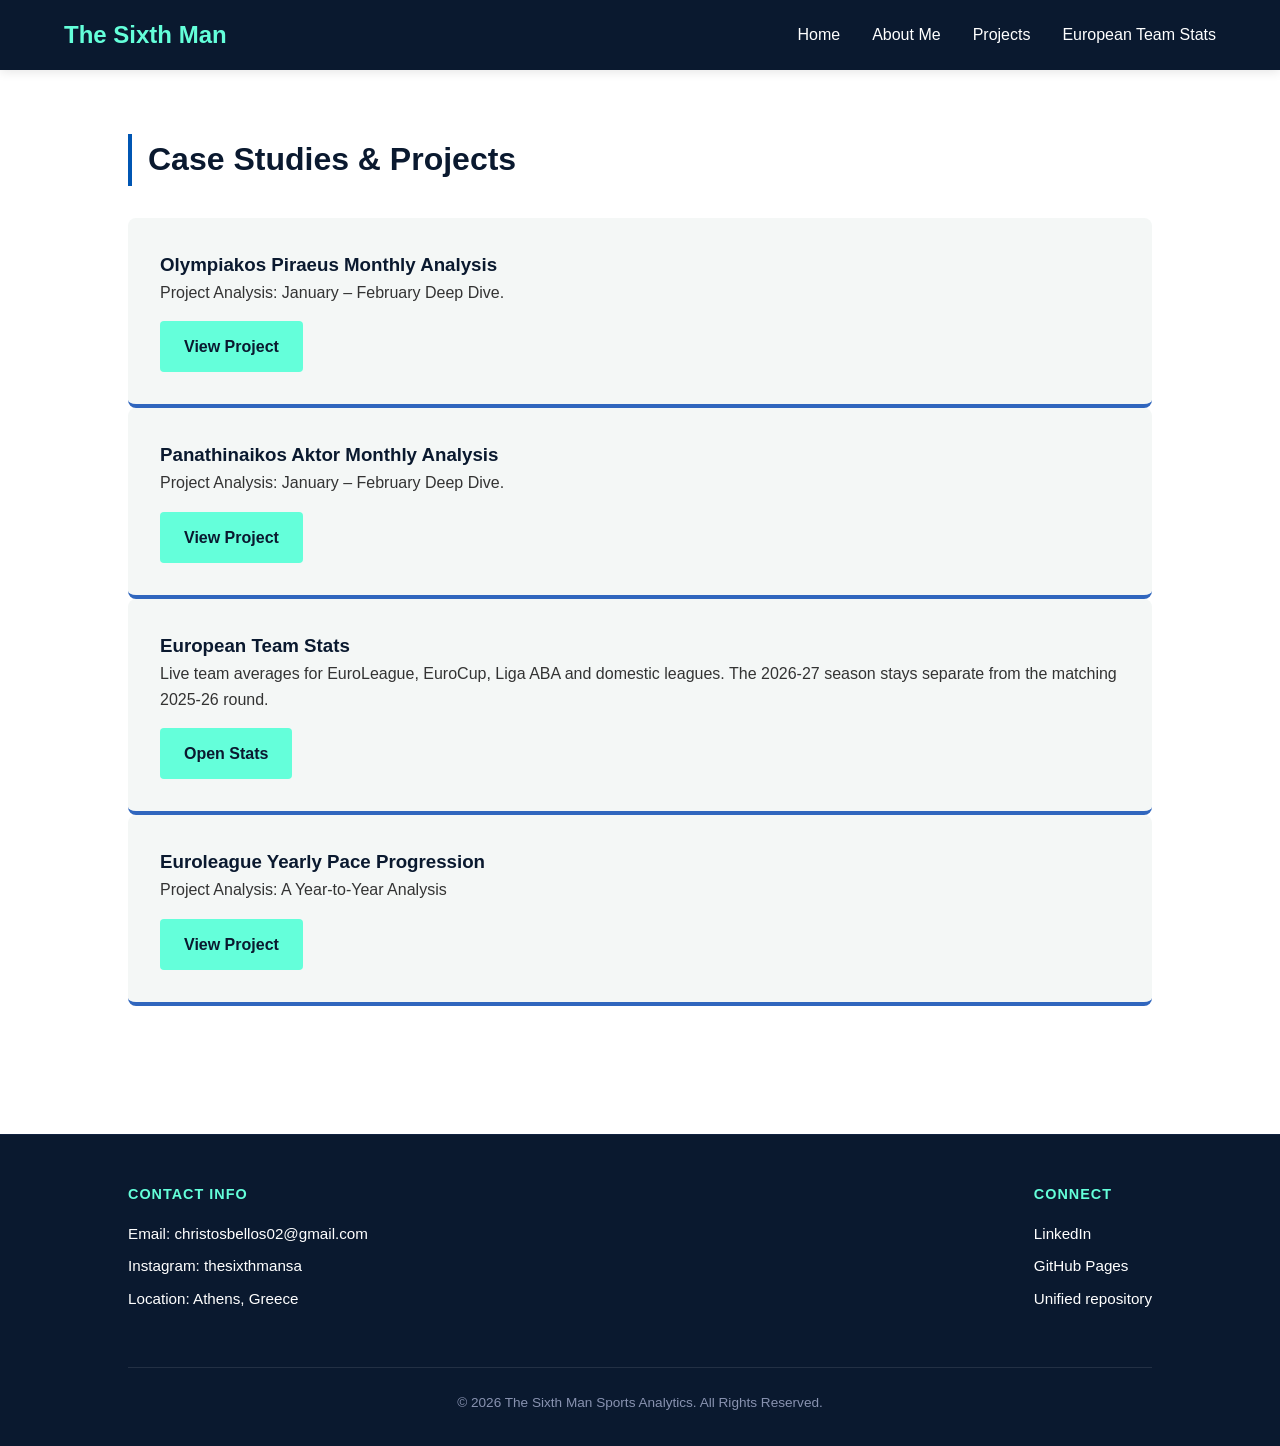
<file: projects.html>
<!--
    Personal Projects page
-->

<!DOCTYPE html>
<html lang="en">
<head>
    <meta charset="UTF-8">
    <meta name="viewport" content="width=device-width, initial-scale=1.0">
    <title>Projects | Sports Analytics</title>
    <link rel="stylesheet" href="style.css">
</head>
<body>
    <header>
        <a href="index.html" class="logo">The Sixth Man</a>
        <nav>
            <ul>
                <li><a href="index.html">Home</a></li>
                <li><a href="about.html">About Me</a></li>
                <li><a href="projects.html">Projects</a></li>
                <li><a href="stats.html">European Team Stats</a></li>
            </ul>
        </nav>
    </header>

    <main>
        <section>
            <h2 class="section-title">Case Studies & Projects</h2>
            <div class="project-grid">
                <div class="card">
                    <h3><a href="project1.html">Olympiakos Piraeus Monthly Analysis</a></h3>
                    <p>Project Analysis: January – February Deep Dive.</p>
                    <a href="project1.html" class="btn">View Project</a>
                </div>
            </div>

            <div class="project-grid">
                <div class="card">
                    <h3><a href="project2.html">Panathinaikos Aktor Monthly Analysis</a></h3>
                    <p>Project Analysis: January – February Deep Dive.</p>
                    <a href="project2.html" class="btn">View Project</a>
                </div>
            </div>


            <div class="project-grid">
                <div class="card">
                    <h3><a href="stats.html">European Team Stats</a></h3>
                    <p>Live team averages for EuroLeague, EuroCup, Liga ABA and domestic leagues. The 2026-27 season stays separate from the matching 2025-26 round.</p>
                    <a href="stats.html" class="btn">Open Stats</a>
                </div>
            </div>

            <div class="project-grid">
                <div class="card">
                    <h3><a href="project1.html">Euroleague Yearly Pace Progression</a></h3>
                    <p>Project Analysis: A Year-to-Year Analysis</p>
                    <a href="project3.html" class="btn">View Project</a>
                </div>
            </div>
        </section>

        
    </main>
    <footer>
        <div class="footer-content">
            <div class="footer-contact">
                <h4>Contact Info</h4>
                <p>Email: <a href="mailto:christosbellos02@gmail.com">christosbellos02@gmail.com</a></p>
                <p>Instagram: <a href="https://www.instagram.com/thesixthmansa/">thesixthmansa</a></p>
                <p>Location: Athens, Greece</p>
            </div>
            
            <div class="footer-contact">
                <h4>Connect</h4>
                <p><a href="https://www.linkedin.com/in/christosbellos02/">LinkedIn</a></p>
                <p><a href="https://github.com/ChristosBellos/ChristosBellos.github.io">GitHub Pages</a></p>
                <p><a href="https://cursor.com/codebase/xristosmp2002/hoop-stats/tree/main">Unified repository</a></p>
            </div>
        </div>

        <div class="footer-bottom">
            <p>&copy; 2026 The Sixth Man Sports Analytics. All Rights Reserved.</p>
        </div>
    </footer>
</body>

</html>
</file>
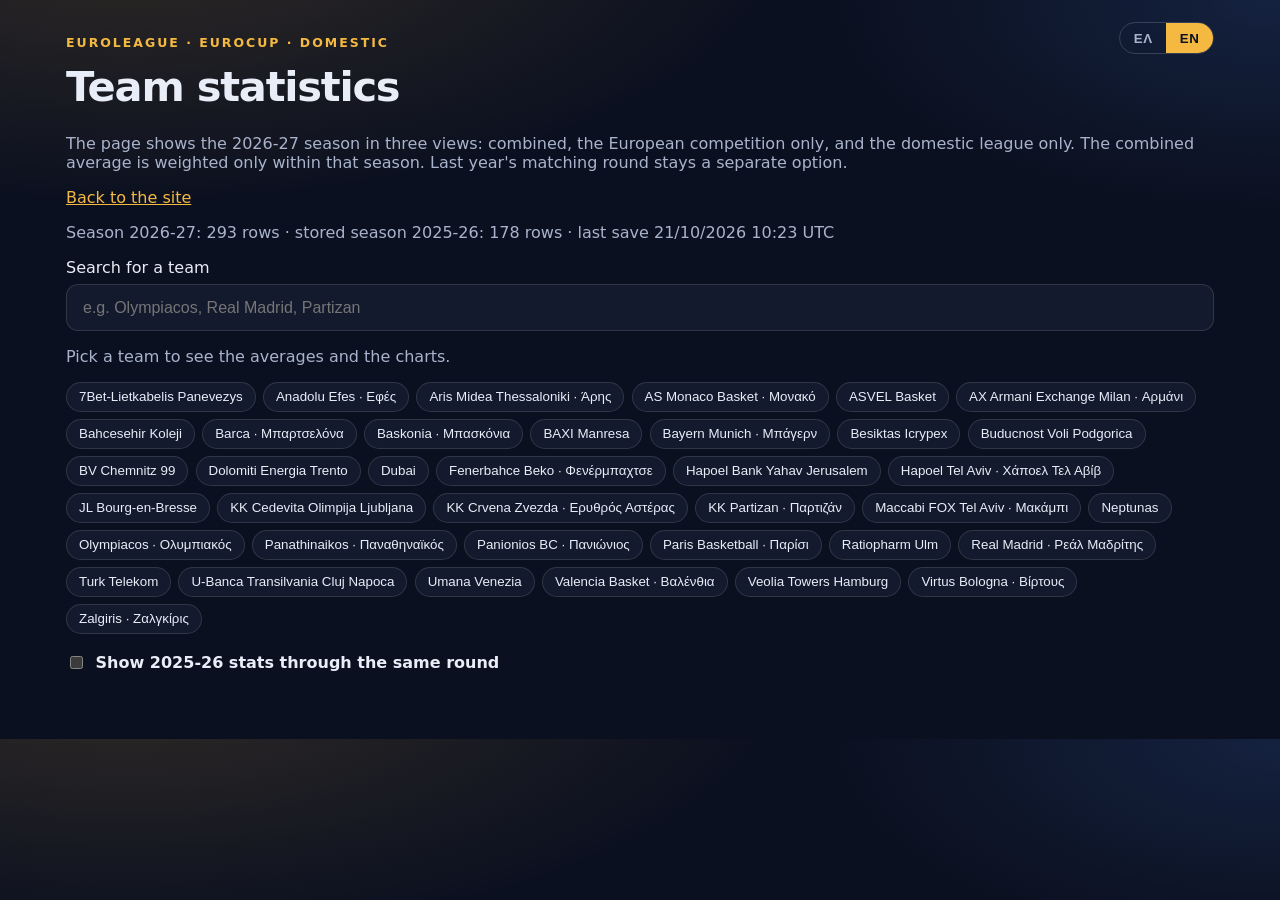
<file: stats.html>
<!DOCTYPE html>
<html lang="en">
<head>
  <meta charset="UTF-8">
  <meta name="viewport" content="width=device-width, initial-scale=1.0">
  <title>Team statistics</title>
  <script src="https://cdn.plot.ly/plotly-2.35.2.min.js"></script>
  <style>
    :root { color-scheme: dark; }
    * { box-sizing: border-box; }
    body {
      margin: 0;
      font-family: Inter, ui-sans-serif, system-ui, sans-serif;
      color: #e8edf7;
      background:
        radial-gradient(1200px 500px at 10% -10%, rgba(245, 185, 66, 0.16), transparent 55%),
        radial-gradient(900px 420px at 100% 0%, rgba(76, 141, 255, 0.14), transparent 50%),
        #0b1020;
    }
    main { max-width: 1180px; margin: 0 auto; padding: 1.4rem 1rem 3rem; }
    a { color: #f5b942; }
    .kicker { color: #f5b942; font-size: 0.78rem; font-weight: 700; letter-spacing: 0.16em; text-transform: uppercase; }
    h1 { font-size: clamp(1.8rem, 4vw, 2.6rem); letter-spacing: -0.03em; margin: 0.2rem 0 0.4rem; }
    h2, h3 { letter-spacing: -0.03em; }
    .subtle, .caption { color: #a9b4cc; }
    .team-title { font-size: 2.1rem; margin: 0.2rem 0 0.4rem; }
    .section { margin: 1.2rem 0 0.6rem; }
    .search-wrap { position: relative; }
    .search { width: 100%; margin-top: 0.45rem; padding: 0.85rem 1rem; border-radius: 12px; border: 1px solid rgba(255,255,255,0.12); background: #141a2e; color: #e8edf7; font-size: 1rem; }
    .results {
      position: absolute;
      z-index: 20;
      left: 0;
      right: 0;
      top: calc(100% + 0.35rem);
      display: flex;
      flex-direction: column;
      max-height: 18rem;
      overflow: auto;
      margin: 0;
      padding: 0.35rem;
      background: #141a2e;
      border: 1px solid rgba(255,255,255,0.16);
      border-radius: 12px;
      box-shadow: 0 18px 40px rgba(0, 0, 0, 0.38);
    }
    .results[hidden] { display: none; }
    .result {
      width: 100%;
      text-align: left;
      border: 0;
      border-radius: 8px;
      background: transparent;
      color: #e8edf7;
      padding: 0.72rem 0.85rem;
      cursor: pointer;
      font: inherit;
    }
    .result:hover, .result:focus, .result[aria-selected="true"] { background: rgba(245, 185, 66, 0.16); outline: none; }
    .chips { display: flex; flex-wrap: wrap; gap: 0.45rem; margin-top: 0.7rem; }
    .chip { border: 1px solid rgba(255,255,255,0.12); background: #141a2e; color: #e8edf7; border-radius: 999px; padding: 0.4rem 0.75rem; cursor: pointer; }
    .chip:hover { border-color: #f5b942; }
    .notice { background: rgba(76, 141, 255, 0.12); border: 1px solid rgba(76, 141, 255, 0.35); border-radius: 14px; padding: 0.85rem 1rem; margin: 0.8rem 0; }
    .insight { background: rgba(245, 185, 66, 0.1); border: 1px solid rgba(245, 185, 66, 0.28); border-radius: 14px; padding: 0.8rem 1rem; color: #f3e2b8; }
    .pills { display: flex; flex-wrap: wrap; gap: 0.4rem; }
    .opponents { margin: 0.9rem 0 0.2rem; background: rgba(20, 26, 46, 0.92); border: 1px solid rgba(255,255,255,0.08); border-radius: 16px; padding: 0.75rem 1rem 0.9rem; }
    .opponents summary { cursor: pointer; font-weight: 750; }
    .opponent-groups { display: grid; grid-template-columns: 1fr 1fr; gap: 1rem 1.5rem; margin-top: 0.85rem; }
    .opponent-groups h4 { margin: 0 0 0.35rem; color: #a9b4cc; font-size: 0.78rem; letter-spacing: 0.08em; text-transform: uppercase; }
    .opponent-groups ol { margin: 0; padding-left: 1.2rem; }
    .opponent-groups li { margin: 0.22rem 0; }
    .opponent-groups a { font-weight: 700; }
    .pill { border: 1px solid; border-radius: 999px; padding: 0.28rem 0.7rem; font-size: 0.82rem; font-weight: 650; }
    .metrics { display: grid; grid-template-columns: repeat(3, 1fr); gap: 0.7rem; margin: 0.8rem 0 1rem; }
    .metric { background: rgba(20, 26, 46, 0.92); border: 1px solid rgba(255,255,255,0.06); border-radius: 16px; padding: 0.7rem 0.9rem; }
    .metric-label { display: block; color: #a9b4cc; font-size: 0.85rem; }
    .metric-value { font-size: 1.6rem; font-variant-numeric: tabular-nums; }
    .charts { display: grid; grid-template-columns: 1fr 1fr; gap: 0.8rem; }
    .chart { min-width: 0; max-width: 100%; overflow: hidden; }
    .chart .js-plotly-plot,
    .chart .plot-container,
    .chart .svg-container { max-width: 100% !important; }
    .toggle { display: flex; gap: 0.6rem; align-items: center; margin: 1.2rem 0; font-weight: 650; }
    table { width: 100%; border-collapse: collapse; font-size: 0.92rem; }
    th, td { text-align: left; padding: 0.55rem 0.45rem; border-bottom: 1px solid rgba(255,255,255,0.08); }
    th { color: #a9b4cc; font-weight: 650; }
    .table-wrap { overflow-x: auto; }
    .hero { display: flex; justify-content: space-between; align-items: flex-start; gap: 1rem; }
    .lang-switch { display: flex; flex: none; border: 1px solid rgba(255,255,255,0.16); border-radius: 999px; overflow: hidden; }
    .lang-switch button { background: transparent; color: #a9b4cc; border: 0; padding: 0.45rem 0.85rem; cursor: pointer; font-weight: 750; letter-spacing: 0.04em; }
    .lang-switch button[aria-pressed="true"] { background: #f5b942; color: #0b1020; }
    @media (max-width: 800px) {
      .metrics, .charts { grid-template-columns: 1fr 1fr; }
      .charts, .opponent-groups { grid-template-columns: 1fr; }
      .hero { flex-wrap: wrap; }
    }
    @media (max-width: 560px) {
      .metrics { grid-template-columns: 1fr 1fr; }
    }
  </style>
</head>
<body>
  <main>
    <div class="hero">
      <div>
        <p id="kicker" class="kicker">EuroLeague · EuroCup · domestic</p>
        <h1 id="page-title">Team statistics</h1>
      </div>
      <div class="lang-switch" role="group" aria-label="Language">
        <button type="button" id="lang-el" data-lang="el" aria-pressed="false">ΕΛ</button>
        <button type="button" id="lang-en" data-lang="en" aria-pressed="true">EN</button>
      </div>
    </div>
    <p id="intro" class="subtle">The page shows the 2026-27 season in three views: combined, the European competition only, and the domestic league only. The combined average is weighted only within that season. Last year's matching round stays a separate option.</p>
    <p><a id="back-link" href="index.html">Back to the site</a></p>
    <p id="summary" class="caption"></p>
    <div id="load-error" class="notice" hidden>Statistics did not load. Open the page from the site, not as a standalone file.</div>
    <div class="search-wrap">
      <label id="search-label" for="team-search">Search for a team</label>
      <input id="team-search" class="search" placeholder="e.g. Olympiacos, Real Madrid, Partizan" autocomplete="off" role="combobox" aria-autocomplete="list" aria-expanded="false" aria-controls="team-results">
      <div id="team-results" class="results" role="listbox" hidden></div>
    </div>
    <div id="empty-state" class="notice" hidden>No statistics available</div>
    <p id="pick-hint" class="subtle">Pick a team to see the averages and the charts.</p>
    <div id="cross-picks" class="chips" aria-label="Teams with Europe and a domestic league in 2025-26"></div>
    <section id="current-season"></section>
    <label class="toggle">
      <input id="show-previous" type="checkbox">
      <span id="previous-label">Show 2025-26 stats through the same round</span>
    </label>
    <section id="previous-season"></section>
  </main>
  <script src="stats.js"></script>
</body>
</html>
</file>
<file: style.css>
:root {
    --navy: #0a192f;
    --royal-blue: #112240;
    --sky-blue: #3066be;
    --cyan: #64ffda; /* Highlight Color */
    --white: #ffffff;
    --light-gray: #f4f7f6;
    --text-main: #333333;
    --text-muted: #8892b0;
    --font-family: 'Inter', -apple-system, sans-serif;
}

* {
    box-sizing: border-box;
    margin: 0;
    padding: 0;
}

body {
    font-family: var(--font-family);
    line-height: 1.6;
    color: var(--text-main);
    background-color: var(--white);
}

/* --- Navigation --- */
header {
    background: var(--navy);
    padding: 1rem 5%;
    position: sticky;
    top: 0;
    z-index: 1000;
    display: flex;
    justify-content: space-between;
    align-items: center;
    box-shadow: 0 2px 10px rgba(0,0,0,0.1);
}

.logo {
    color: var(--cyan);
    font-weight: 800;
    font-size: 1.5rem;
    text-decoration: none;
}

nav ul {
    display: flex;
    list-style: none;
}

nav ul li {
    margin-left: 2rem;
}

nav ul li a {
    color: var(--white);
    text-decoration: none;
    font-weight: 500;
    transition: color 0.3s ease;
}

nav ul li a:hover {
    color: var(--cyan);
}

/* --- Hero Section --- */
.hero {
    background: linear-gradient(rgba(10, 25, 47, 0.8), rgba(10, 25, 47, 0.8)), 
                url('https://images.unsplash.com/photo-1504450758481-7338eba7524a?auto=format&fit=crop&q=80&w=1600') center/cover;
    height: 60vh;
    display: flex;
    flex-direction: column;
    justify-content: center;
    align-items: center;
    text-align: center;
    color: white;
    padding: 0 20px;
}

.hero h1 {
    font-size: 3rem;
    margin-bottom: 1rem;
}

.hero p {
    font-size: 1.2rem;
    color: var(--cyan);
    max-width: 600px;
}

/* --- Content Sections --- */
section {
    padding: 4rem 10%;
}

.section-title {
    font-size: 2rem;
    margin-bottom: 2rem;
    color: var(--navy);
    border-left: 4px solid #0056b3;
    padding-left: 1rem;
}

.section-subtitle {
    font-size: 1.6rem;               /* Μεγαλύτερο μέγεθος για έμφαση */
    color: var(--royal-blue);        /* Σκούρο αλλά πιο "μαλακό" από το Navy */
    font-weight: 700;                /* Έντονη γραφή */
    margin: 2.5rem 0 1.5rem 0;       /* Περισσότερο κενό από πάνω για "ανάσα" */
    letter-spacing: -0.02em;         /* Πιο σφιχτό spacing για μοντέρνα εμφάνιση */
    border-bottom: 2px solid #e0e6ed; /* Διακριτική γραμμή διαχωρισμού */
    padding-bottom: 0.5rem;          /* Απόσταση κειμένου από τη γραμμή */
    display: block;                  /* Εξασφαλίζει ότι η γραμμή πιάνει όλο το πλάτος */
}

/* --- Project Grid --- */
.project-grid {
    display: grid;
    grid-template-columns: repeat(auto-fit, minmax(300px, 1fr));
    gap: 2rem;
}

.card {
    background: var(--light-gray);
    padding: 2rem;
    border-radius: 8px;
    border-bottom: 4px solid var(--sky-blue);
    transition: transform 0.3s ease;
}

.card:hover {
    transform: translateY(-10px);
}

/* Στοχεύει τους συνδέσμους μέσα στους τίτλους των καρτών */
.card h3 a {
    color: var(--navy); /* Χρησιμοποιούμε το σκούρο μπλε/μαύρο του θέματός σου */
    text-decoration: none; /* Αφαιρεί την υπογράμμιση */
    transition: color 0.3s ease;
}

/* Εφέ όταν ο κέρσορας περνάει πάνω από τον σύνδεσμο */
.card h3 a:hover {
    text-decoration: underline; /* Εμφανίζει την υπογράμμιση */
}

.btn {
    display: inline-block;
    background: var(--cyan);
    color: var(--navy);
    padding: 0.8rem 1.5rem;
    text-decoration: none;
    font-weight: bold;
    border-radius: 4px;
    margin-top: 1rem;
}

/* --- About Page Specifics --- */
.about-container {
    display: flex;
    flex-wrap: wrap;
    gap: 2rem;
    align-items: flex-start;
}

.brand-mark {
    flex: 0 0 220px;
    width: min(220px, 100%);
    height: auto;
    object-fit: contain;
    align-self: flex-start;
}

.profile-img {
    flex: 0 1 280px;
    min-width: 200px;
    max-width: 300px;
    border-radius: 12px;
}

.bio-text {
    flex: 1 1 340px;
    min-width: 260px;
}

.timeline {
    margin-top: 2rem;
    border-left: 2px solid var(--sky-blue);
    padding-left: 2rem;
}

.timeline-item {
    margin-bottom: 2rem;
    position: relative;
}

.timeline-item::before {
    content: '';
    position: absolute;
    left: -31px;
    top: 5px;
    width: 16px;
    height: 16px;
    background: var(--sky-blue);
    border-radius: 50%;
}

/* --- Responsive Menu (Mobile) --- */
@media (max-width: 768px) {
    header {
        flex-direction: column;
    }
    nav ul {
        margin-top: 1rem;
    }
    nav ul li {
        margin: 0 1rem;
    }
    .hero h1 {
        font-size: 2rem;
    }
    .about-container {
        justify-content: center;
    }
    .brand-mark {
        flex-basis: min(240px, 100%);
        width: min(240px, 100%);
    }
}

/* --- Footer Section --- */
footer {
    background: var(--navy);
    color: var(--white);
    padding: 3rem 10% 2rem;
    margin-top: 4rem; /* Pushes footer away from content */
    border-top: 1px solid var(--royal-blue);
}

.footer-content {
    display: flex;
    justify-content: space-between;
    align-items: flex-start;
    flex-wrap: wrap;
    gap: 2rem;
}

.footer-contact h4 {
    color: var(--cyan);
    margin-bottom: 1rem;
    text-transform: uppercase;
    letter-spacing: 1px;
    font-size: 0.9rem;
}

.footer-contact p {
    font-size: 0.95rem;
    margin-bottom: 0.5rem;
}

.footer-contact a {
    color: var(--white);
    text-decoration: none;
    transition: color 0.3s ease;
}

.footer-contact a:hover {
    color: var(--cyan);
}

.footer-bottom {
    margin-top: 3rem;
    padding-top: 1.5rem;
    border-top: 1px solid rgba(255, 255, 255, 0.1);
    text-align: center;
    font-size: 0.85rem;
    color: var(--text-muted);
}

/* Mobile Adjustment */
@media (max-width: 768px) {
    .footer-content {
        flex-direction: column;
        text-align: center;
        align-items: center;
    }
}

/* --- Project Page Styles --- */

.project-hero {
    /* Συνδυασμός gradient overlay και εικόνας σε μία δήλωση background */
    background: linear-gradient(rgba(10, 25, 47, 0.8), rgba(10, 25, 47, 0.8)), 
                url('https://sportal365images.com/process/smp-images-production/sportal.gr/18072025/9ac0d8fc-aef8-4fd7-a345-0dbba4d74a94.jpg?operations=crop(0:8:1199:683),fit(480:)&format=webp') center/cover;
    
    height: 60vh; /* Δίνει ύψος παρόμοιο με την εικόνα σας */
    display: flex;
    flex-direction: column;
    justify-content: center;
    align-items: center;
    text-align: center;
    color: var(--white);
    padding: 0 10%;
}

.project-hero2 {
    /* Συνδυασμός gradient overlay και εικόνας σε μία δήλωση background */
    background: linear-gradient(rgba(10, 25, 47, 0.8), rgba(10, 25, 47, 0.8)), 
                url("https://www.ekathimerini.com/wp-content/uploads/2025/12/Panathinaikos_BC_InTime.jpg") center/cover;
    
    height: 60vh; /* Δίνει ύψος παρόμοιο με την εικόνα σας */
    display: flex;
    flex-direction: column;
    justify-content: center;
    align-items: center;
    text-align: center;
    color: var(--white);
    padding: 0 10%;
}

.project-hero3{
    background: linear-gradient(rgba(10, 25, 47, 0.8), rgba(10, 25, 47, 0.8)),
                url("https://wallpapercave.com/wp/wp8796954.jpg") center/cover;
    height: 60vh; /* Δίνει ύψος παρόμοιο με την εικόνα σας */
    display: flex;
    flex-direction: column;
    justify-content: center;
    align-items: center;
    text-align: center;
    color: var(--white);
    padding: 0 10%;
}

.project-hero h1 {
    font-size: 2.5rem;
    margin-bottom: 0.5rem;
    color: var(--white);
}

.project-hero h2 {
    font-size: 2.5rem;
    margin-bottom: 0.5rem;
    color: var(--white);
}

.proj1{
    text-decoration: underline;
    color: black;
}

.subtitle {
    color: var(--cyan);
    font-size: 1.1rem;
    font-weight: 500;
}

.project-content {
    background-color: var(--white);
    padding: 4rem 10%;
}

.content-wrapper {
    max-width: 1000px; /* Για να είναι ευανάγνωστο το κείμενο */
    margin: 0 auto;
}

.content-wrapper p {
    margin-bottom: 1.0rem; /* Ρύθμισε το 1.5rem ανάλογα με το πόσο μεγάλο κενό θέλεις */
    line-height: 1.7;     /* Προαιρετικό: βελτιώνει την απόσταση μεταξύ των γραμμών */
}

.content-wrapper p:last-child {
    margin-bottom: 0;
}

.project-placeholder {
    margin-top: 3rem;
    background: var(--light-gray);
    border: 2px dashed var(--text-muted);
    border-radius: 8px;
    height: 300px;
    display: flex;
    align-items: center;
    justify-content: center;
    color: var(--text-muted);
}

.highlight-text {
    font-size: 1.25rem;             /* Μεγαλύτερη γραμματοσειρά από το κανονικό κείμενο */
    font-weight: 600;               /* Έντονη γραφή */
    color: var(--navy);             /* Χρήση του βασικού σου χρώματος */
    border-left: 4px solid var(--cyan); /* Μια γραμμή στα αριστερά που ταιριάζει με το design σου */
    padding-left: 6rem;           /* Απόσταση από τη γραμμή */
    padding-left: 6rem;           /* Απόσταση από τη γραμμή */
    margin-top: 2rem;               /* Κενό από την προηγούμενη παράγραφο */
    font-style: italic;             /* Πλάγια γραφή για περισσότερο ύφος */
}

.profile-img{
    height: 500px; /* Ορίζεις το ύψος σε pixels */
    width: auto;   /* Διατηρεί τις αναλογίες (aspect ratio) για να μην παραμορφωθεί */
    object-fit: cover; /* Αν το ύψος είναι σταθερό, "γεμίζει" το χώρο χωρίς να την ξεχειλώνει */
}

/* Analysis Grid Layout */
.analysis-grid {
    display: grid;
    grid-template-columns: repeat(auto-fit, minmax(350px, 1fr));
    gap: 2rem;
    margin-top: 2rem;
}

.analysis-card {
    background: var(--light-gray); /* Ίδιο με το index.html */
    padding: 2rem;
    border-radius: 12px;
    border-top: 4px solid var(--sky-blue); /* Μπλε γραμμή στο πάνω μέρος */
    box-shadow: 0 4px 6px rgba(0,0,0,0.05);
}

.analysis-card h3 {
    color: var(--navy);
    margin-bottom: 1rem;
    display: flex;
    align-items: center;
    gap: 10px;
}

.analysis-card ul {
    list-style: none; /* Αφαιρούμε τις κλασικές βούλες */
    padding-left: 0;
}

.analysis-card li {
    margin-bottom: 0.8rem;
    position: relative;
    padding-left: 1.5rem;
    font-size: 0.95rem;
    line-height: 1.4;
}

/* Custom bullet points */
.analysis-card li::before {
    content: "•";
    color: var(--sky-blue);
    font-weight: bold;
    position: absolute;
    left: 0;
}

.analysis-card strong {
    color: var(--navy);
}

/* Container styling */
.pace-comparison {
    display: flex;
    gap: 1.5rem; /* Μειώνουμε λίγο το κενό για να χωράνε καλύτερα */
    margin: 2rem 0;
    flex-wrap: nowrap; /* Απαγορεύει την αλλαγή γραμμής */
    width: 100%;
}

.pace-card {
    flex: 1; /* Δίνει ίσο πλάτος και στα 3 κουτιά */
    min-width: 0; /* Επιτρέπει στα cards να συρρικνωθούν αν χρειαστεί */
    background: var(--light-gray);
    padding: 1.5rem;
    border-radius: 12px;
    text-align: center;
    border: 1px solid #e0e0e0;
    display: flex;
    flex-direction: column;
    justify-content: center;
}

/* Προσθήκη χρώματος για την τρίτη κάρτα */
.pace-card.euro .label {
    color: #3498db; /* Ένα μπλε για να ξεχωρίζει από το πράσινο/κόκκινο */
}

/* Mobile Responsive: Αν η οθόνη είναι μικρή, τότε μόνο να αλλάζουν γραμμή */
@media (max-width: 900px) {
    .pace-comparison {
        flex-wrap: wrap;
    }
    .pace-card {
        flex: 1 1 250px; /* Επιστρέφει σε stacked διάταξη σε κινητά */
    }
}

.pace-card.win .label { color: #2ecc71; } /* Πράσινο για νίκες */
.pace-card.loss .label { color: #e74c3c; } /* Κόκκινο για ήττες */

.time-value {
    font-size: 2.5rem;
    font-weight: 800;
    color: var(--navy);
    margin-bottom: 1rem;
}

/* Progress Bar Logic */
.pace-bar-container {
    background: #ddd;
    height: 8px;
    border-radius: 4px;
    margin-bottom: 1rem;
    overflow: hidden;
}

.pace-bar {
    height: 100%;
    background: var(--sky-blue);
    border-radius: 4px;
    transition: width 1s ease-in-out;
}

.distribution-analysis {
    margin: 3rem 0;
    background: var(--light-gray);
    padding: 2rem;
    border-radius: 12px;
}

.dist-container {
    margin: 2rem 0;
}

.dist-group {
    margin-bottom: 2rem;
}

.dist-group h4 {
    margin-bottom: 0.5rem;
    color: var(--navy);
}

/* Stacked Bar Styling */
.stacked-bar {
    display: flex;
    height: 35px;
    width: 100%;
    border-radius: 6px;
    overflow: hidden;
    box-shadow: inset 0 2px 4px rgba(0,0,0,0.1);
}

.segment {
    display: flex;
    align-items: center;
    justify-content: center;
    color: white;
    font-size: 0.8rem;
    font-weight: bold;
    transition: transform 0.2s ease;
}

.segment:hover {
    filter: brightness(1.1);
    cursor: default;
}

/* Χρώματα Ζωνών */
.fastbreak { background-color: #2ecc71; } /* Πράσινο - Γρήγορο/Transition */
.setgame { background-color: var(--sky-blue); } /* Μπλε - Οργανωμένο παιχνίδι */
.lateclock { background-color: #e67e22; } /* Πορτοκαλί - Πίεση χρόνου */

/* Legend Styling */
.dist-legend {
    display: flex;
    justify-content: center;
    gap: 2rem;
    flex-wrap: wrap;
    margin-top: 1rem;
}

.legend-item {
    font-size: 0.9rem;
    display: flex;
    align-items: center;
    color: var(--text-main);
}

.dot {
    height: 12px;
    width: 12px;
    border-radius: 50%;
    display: inline-block;
    margin-right: 8px;
}

.fb { background-color: #2ecc71; }
.sg { background-color: var(--sky-blue); }
.lc { background-color: #e67e22; }

.shots-analysis {
    max-width: 800px; /* Το ίδιο πλάτος με το content-wrapper */
    margin: 2rem 0;   /* Πάνω-κάτω περιθώριο, 0 στα πλάγια για να μένει αριστερά */
    text-align: left; /* Διασφαλίζει την αριστερή στοίχιση */
    padding: 0
}

.table-container {
    overflow-x: auto;
    margin-top: 2rem;
}

.analysis-table {
    width: 100%;
    border-collapse: collapse;
    background: var(--white);
    font-size: 0.95rem;
}

.analysis-table th, .analysis-table td {
    padding: 12px 15px;
    border-bottom: 1px solid #eee;
    text-align: left;
}

.analysis-table th {
    background: var(--navy);
    color: var(--cyan);
    text-transform: uppercase;
    font-size: 0.8rem;
    letter-spacing: 1px;
}

.group-header {
    background: #f8f9fa;
    font-weight: bold;
    color: var(--navy);
    border-left: 4px solid var(--sky-blue);
}

.win-label { color: #2ecc71; font-weight: bold; }
.loss-label { color: #e74c3c; font-weight: bold; }
.neutral-label {color: #002d5a; font-weight: bold; }

/* Styling for the Efficiency Bar */
.bar-bg {
    background: #eee;
    width: 100%;
    height: 12px;
    border-radius: 6px;
    overflow: hidden;
}

.bar-fill {
    height: 100%;
    transition: width 0.5s ease-in-out;
}

.bar-fill.win { background: #2ecc71; }
.bar-fill.loss { background: #e74c3c; }

.description-text {
    color: var(--text-muted);
    font-style: italic;
    margin-bottom: 1rem;
    max-width: 800px;
    width: 100%;
    justify-content: left;
}

.shot-creation-analysis {
    max-width: 800px;
    margin: 0 auto;   /* Κολλάει αριστερά */
    width: 100%;
    justify-items: start;
    text-align: left;
    padding-left:0;
    padding-right:0;
    /* ΑΥΤΟ ΜΕΙΩΝΕΙ ΤΟ ΚΕΝΟ */
    padding-top: 1rem; 
    padding-bottom: 2rem;
}

.creation-grid {
    display: grid;
    grid-template-columns: 1fr 1fr;
    gap: 6rem;
    margin: 2rem auto 0 auto;
    max-width: 100%;
    justify-content: center;
    padding-left:0;
    padding-right:0;
}

.chart-wrapper {
    margin-top: 1.5rem;
    width: 100%
}

.bar-group {
    margin-bottom: 1.2rem;
}

.category-name {
    display: block;
    font-size: 0.85rem;
    font-weight: 600;
    color: var(--navy);
    margin-bottom: 4px;
}

.chart-bar-bg {
    background: #f0f2f5;
    height: 24px;
    border-radius: 4px;
    width: 100%;
    position: relative;
}

.chart-bar {
    height: 100%;
    border-radius: 4px;
    display: flex;
    align-items: center;
    padding-left: 10px;
    color: white;
    font-size: 0.75rem;
    font-weight: bold;
    transition: width 0.8s ease-out;
}

.chart-bar.win { background: #007a33; }
.chart-bar.loss { background: #e74c3c; }
.chart-bar.neutral { background: #002d5a}

@media (max-width: 768px) {
    .creation-grid { grid-template-columns: 1fr; }
}

.visual-analysis {
    max-width: 800px; /* Ή το πλάτος που έχετε ορίσει στο content-wrapper */
    margin: 0;   /* Κεντράρει το section στην οθόνη */
    width: 100%;
    text-align: left; /* Στοιχίζει αριστερά τον τίτλο h3 και την παράγραφο p */
    justify-content: left;
    padding-top: 2rem;
    padding-bottom: 2rem;
}

.visual-analysis h3.section-subtitle {
    text-align: left !important;
    justify-content: left;
    max-width: 800;
    margin-left: 0;
}

/* Container για το γράφημα με Glass Effect */
.chart-glass-card {
    background: rgba(17, 34, 64, 0.6); /* Royal Blue με διαφάνεια */
    backdrop-filter: blur(10px); /* Το εφέ θολώματος */
    border: 1px solid rgba(100, 255, 218, 0.2); /* Απαλό Cyan περίγραμμα */
    border-radius: 16px;
    padding: 20px;
    margin: 2rem auto;
    box-shadow: 0 10px 30px rgba(0, 0, 0, 0.3);
    overflow: hidden;
    max-width: 100%;
    display: block;
}

.chart-glass-card img {
    width: 100%;
    height: auto;
    display: block;
}

/* Ρυθμίσεις για το Iframe */
.plotly-iframe {
    width: 100%;
    height: 850px; /* Σταθερό μεγάλο ύψος */
    border: none;
    border-radius: 8px;
    display: block;
    overflow: hidden; /* Εξαφανίζει τις μπάρες κύλισης */
}

/* Προσαρμογή για tablet/mobile ώστε να μην βγαίνει εκτός οθόνης */
@media (max-width: 1024px) {
    .plotly-iframe {
        height: 700px;
    }
}

.responsive-chart-img {
    width: 100%;       /* Πιάνει όλο το πλάτος του container */
    height: auto;      /* Το ύψος υπολογίζεται αυτόματα για να μην παραμορφώνεται */
    display: block;
    border-radius: 8px;
    box-shadow: 0 4px 15px rgba(0,0,0,0.2);
}

.chart-glass-card {
    padding: 10px;    /* Μειώνουμε λίγο το padding για να αναπνέει η εικόνα */
    background: rgba(17, 34, 64, 0.6);
    backdrop-filter: blur(10px);
    border-radius: 16px;
    border: 1px solid rgba(100, 255, 218, 0.2);
}

.insight-badge {
    background: var(--cyan);
    color: var(--navy);
    font-size: 0.7rem;
    font-weight: bold;
    text-transform: uppercase;
    padding: 2px 8px;
    border-radius: 4px;
    display: inline-block;
    margin-bottom: 10px;
}

.chart-insight-box p {
    color: var(--white);
    font-size: 0.9rem;
    margin: 0;
}

/* Mobile Adjustment */
@media (max-width: 768px) {
    .plotly-iframe {
        height: 450px; /* Μικραίνουμε το ύψος σε κινητά */
    }
}

/* Glass Container για τον πίνακα */
.table-glass-container {
    background: rgba(17, 34, 64, 0.4);
    backdrop-filter: blur(8px);
    border-radius: 12px;
    padding: 1px; /* Για να φαίνεται το border-gradient αν προστεθεί */
    border: 1px solid rgba(100, 255, 218, 0.1);
    margin: 2rem 0;
}

.metrics-table {
    width: 100%;
    border-collapse: collapse;
    color: var(--white);
}

.metrics-table th {
    background: rgba(10, 25, 47, 0.8);
    color: var(--cyan);
    text-align: left;
    padding: 15px;
    font-size: 0.85rem;
    text-transform: uppercase;
    letter-spacing: 1px;
}

.metrics-table td {
    padding: 15px;
    border-bottom: 1px solid rgba(255, 255, 255, 0.05);
}

/* Badges για το Efficiency */
.status-badge {
    padding: 4px 10px;
    border-radius: 20px;
    font-size: 0.75rem;
    font-weight: bold;
}

.status-badge.high {
    background: rgba(46, 204, 113, 0.2);
    color: #27ac00;
    border: 1px solid #2ecc71;
}

.status-badge.low {
    background: rgba(231, 76, 60, 0.2);
    color: #e74c3c;
    border: 1px solid #e74c3c;
}

.win-label { font-weight: bold; color: #2ecc71; }
.loss-label { font-weight: bold; color: #e74c3c; }

.win-label { 
    font-weight: bold; 
    /* Χρήση ενός πιο σκούρου και πλούσιου πράσινου (Emerald/Forest) */
    color: #27ac00; 
    
    /* Προαιρετικό: Μικρή αύξηση στο spacing για να "αναπνέει" το περίγραμμα */
    letter-spacing: 0.5px;
}

.blue {
    font-weight: bold;
    color: rgb(11, 11, 85);
}

/* Styling για το νέο section */
.euroleague-overview {
    padding-bottom: 2rem; /* padding για απόσταση από τα επόμενα */
}

/* Styling για το clickable summary */
.euroleague-overview summary {
    cursor: pointer; /* Αλλαγή pointer σε χεράκι */
    list-style: none; /* Κρύβει το default τριγωνάκι του browser */
    outline: none; /* Αφαιρεί το default focus border */
}

/* Styling για τον τίτλο που μοιάζει με τους άλλους τίτλους */
.euroleague-overview .section-title-interactive {
    display: flex; /* Για να ευθυγραμμίσουμε τον τίτλο με το icon */
    justify-content: space-between;
    align-items: center;
    padding: 1em 1.5em;
    font-size: 2rem; /* Ίδιο μέγεθος με τα άλλα H2 */
    font-weight: bold;
    color: white; /* Μαύρο χρώμα */
    margin-top: 0;
    margin-bottom: 1rem;
    background-color:#0a192f;
    border-radius: 10px;
}

/* Styling για το εικονίδιο '+' */
.euroleague-overview .expand-icon {
    font-size: 1.2rem;
    transition: transform 0.3s ease; /* Animation για την περιστροφή */
    color: white;
}

/* Animation: Όταν το <details> είναι ανοιχτό, το '+' περιστρέφεται */
.euroleague-overview details[open] .expand-icon {
    transform: rotate(45deg); /* Γίνεται 'x' ή απλά περιστρέφεται */
}

/* Styling για το περιεχόμενο που εμφανίζεται */
.euroleague-overview .details-content {
    padding-left: 19px; /* Ελάχιστη εσοχή για να ευθυγραμμιστεί με το κείμενο */
    padding-top: 10px;
    padding-bottom: 20px; /* Πρόσθεσε λίγο κενό πριν τη γραμμή */
    border-bottom: 2px solid #9da7b5; /* ΠΡΕΠΕΙ να γράψεις 'solid' και το πάχος (3px) */
}

/* Styling για τις παραγράφους μέσα στο details (image_2.png στυλ) */
.euroleague-overview .details-content p {
    font-family: Arial, sans-serif; /* Ή όποια font χρησιμοποιείς */
    font-size: 1rem;
    color: #444; /* Γκριζωπό κείμενο */
    line-height: 1.6;
    margin-bottom: 1.2rem;
}

.download-btn {
    background-color: #001f5b; /* Το σκούρο μπλε του site σου */
    color: white;
    padding: 10px 20px;
    text-decoration: none;
    border-radius: 5px;
    font-weight: bold;
    display: inline-block;
    margin-top: 10px;
    transition: 0.3s;
}

.download-btn:hover {
    background-color: #05a535; /* Κόκκινο του Ολυμπιακού στο hover */
}

/* Insights Section Styling */
.insights-section {
    margin: 40px 0;
    padding: 20px;
    background-color: #f9f9f9; /* Ελαφρύ φόντο για να ξεχωρίζει η ενότητα */
    border-radius: 8px;
}

.insights-list {
    list-style: none; /* Αφαιρούμε τα κλασικά bullets */
    padding: 0;
}

.insights-list li {
    position: relative;
    padding: 15px 15px 15px 40px;
    margin-bottom: 15px;
    background: white;
    border-left: 5px solid #001f5b; /* Το σκούρο μπλε σου */
    border-radius: 4px;
    box-shadow: 0 2px 5px rgba(0,0,0,0.05);
    line-height: 1.6;
    color: #333;
    transition: transform 0.2s ease;
}

/* Hover εφέ για αλληλεπίδραση */
.insights-list li:hover {
    transform: translateX(5px);
    border-left-color: #e62117; /* Αλλαγή σε κόκκινο στο hover */
}

/* Custom Bullet Icon (Μπάλα Μπάσκετ ή Dot) */
.insights-list li::before {
    content: '🏀'; /* Μπορείς να βάλεις και ένα bullet '•' */
    position: absolute;
    left: 12px;
    top: 15px;
    font-size: 1.2rem;
}

.insights-list li strong {
    color: #001f5b;
    display: block; /* Βάζει τον τίτλο του bullet σε δική του γραμμή */
    margin-bottom: 5px;
    text-transform: uppercase;
    font-size: 0.95rem;
    letter-spacing: 0.5px;
}

.ending-text{
    font-size: 1.25rem;             /* Μεγαλύτερη γραμματοσειρά από το κανονικό κείμενο */
    font-weight: 600;               /* Έντονη γραφή */
    color: var(--navy);             /* Χρήση του βασικού σου χρώματος */
    /*border-left: 4px solid var(--cyan); /* Μια γραμμή στα αριστερά που ταιριάζει με το design σου */
    /*padding-left: 6rem;           /* Απόσταση από τη γραμμή */
    margin-top: 3rem;               /* Κενό από την προηγούμενη παράγραφο */
    /*font-style: italic;             /* Πλάγια γραφή για περισσότερο ύφος */
}

/* Container styling */
.analysis-section {
    padding: 20px;
    font-family: 'Segoe UI', Tahoma, Geneva, Verdana, sans-serif;
}

/* General Stats Card */
.stats-card {
    background: #f4f4f4;
    padding: 20px;
    border-radius: 10px;
    border-left: 5px solid #007a33; /* PAO Green */
    margin-bottom: 25px;
    text-align: center;
}

.distribution-grid {
    display: flex;
    justify-content: space-around;
    margin-top: 15px;
}

.dist-item span {
    display: block;
    font-size: 1.4rem;
    font-weight: bold;
    color: #007a33;
}

/* Comparison Grid */
.comparison-grid {
    display: grid;
    grid-template-columns: 1fr 1fr;
    gap: 20px;
}

.comparison-card {
    background: white;
    padding: 20px;
    border-radius: 10px;
    box-shadow: 0 4px 12px rgba(0,0,0,0.1);
}

.win-border { border-top: 5px solid #28a745; }
.loss-border { border-top: 5px solid #dc3545; }

.main-stat {
    font-size: 2.2rem;
    font-weight: bold;
    margin: 15px 0;
    color: #333;
}

.main-stat small {
    display: block;
    font-size: 0.9rem;
    color: #777;
}

.sub-stats {
    list-style: none;
    padding: 0;
}

.sub-stats li {
    padding: 8px 0;
    border-bottom: 1px solid #eee;
    font-size: 0.95rem;
}

/* Responsive */
@media (max-width: 768px) {
    .comparison-grid { grid-template-columns: 1fr; }
}


.Tableau {
    background: var(--light-gray); /* Ή αν θες σκοτεινό στυλ, βάλε: rgba(17, 34, 64, 0.6) */
    border-radius: 12px;
    padding: 1.5rem;
    box-shadow: 0 4px 15px rgba(0, 0, 0, 0.05);
    border-top: 4px solid var(--sky-blue); /* Η χαρακτηριστική μπλε γραμμή σου */
    width: 100%;
    max-width: 800px; /* Ιδανικό πλάτος για τα μεγάλα visualizations */
    margin: 1.5rem auto;
    transition: transform 0.3s ease;
}

.Tableau:hover {
    transform: translateY(-5px); /* Responsive εφέ όπως οι υπόλοιπες κάρτες σου */
}

/* Μορφοποίηση των τίτλων H3 μέσα στα Tableau blocks */
.Tableau h3 {
    color: var(--navy);
    font-size: 1.25rem;
    margin-bottom: 1.5rem;
    font-weight: 700;
    border-bottom: 2px solid #e0e6ed;
    padding-bottom: 0.5rem;
}

/* --- Custom Sports Analytics Tables & Cards --- */
.custom-analytics-card {
    background: var(--white);
    padding: 35px;
    border-radius: 10px;
    box-shadow: 0 4px 12px rgba(0,0,0,0.1);
    border-top: 5px solid var(--sky-blue); /* Ευθυγράμμιση με το border style που έχετε */
    transition: transform 0.3s ease;
}

.custom-analytics-card:hover {
    transform: translateY(-5px);
}

.analytics-title {
    color: var(--navy);
    font-size: 1.3rem;
    font-weight: 700;
    margin-bottom: 20px;
    text-align: center;
    position: relative;
}

.custom-analytics-table {
    width: 100%;
    border-collapse: collapse;
    font-family: var(--font-family);
    font-size: 0.95rem;
}

.custom-analytics-table thead {
    background-color: var(--navy);
    color: var(--white);
}

.custom-analytics-table th {
    padding: 12px 10px;
    font-weight: 600;
    text-transform: uppercase;
    font-size: 0.85rem;
    letter-spacing: 0.5px;
    text-align: center;
}

.custom-analytics-table td {
    padding: 10px;
    border-bottom: 1px solid var(--light-gray);
    color: var(--text-main);
    text-align: center;
}

/* Zebra striping χρησιμοποιώντας το light-gray σας */
.custom-analytics-table tbody tr:nth-child(even) {
    background-color: rgba(244, 247, 246, 0.6); 
}

/* Hover εφέ στις γραμμές */
.custom-analytics-table tbody tr:hover {
    background-color: rgba(48, 102, 190, 0.05); /* Απαλό sky-blue */
}

/* Highlight για το όνομα της ομάδας */
.custom-analytics-table .team-name {
    text-align: left;
    font-weight: 500;
    color: var(--royal-blue);
}

/* Ανάδειξη του #1 της λίστας με το Cyan χρώμα σας */
.custom-analytics-table tr.top-row {
    background-color: rgba(100, 255, 218, 0.15) !important; 
}

/* Έμφαση στη στήλη Pace (που είναι το κύριο metric) */
.custom-analytics-table .highlight-stat {
    font-weight: 700;
    color: var(--sky-blue);
}

/* --- Expanded Metrics Table Styled v2 --- */
.custom-wide-card {
    background: #ffffff;
    padding: 10px; /* Αυξήθηκε ελαφρώς το εσωτερικό padding */
    border-radius: 12px;
    box-shadow: 0 5px 20px rgba(0,0,0,0.06);
    border-top: 5px solid var(--sky-blue);
    max-width: 1400px;
    width: 100%; /* Διασφαλίζει full width */
}

.custom-expanded-table {
    width: 100%;
    border-collapse: collapse;
    font-family: var(--font-family);
    margin-top: 15px;
    table-layout: fixed; /* Αναγκάζει τον browser να σεβαστεί τα ποσοστά width */
}

/* Κεφαλίδες με το Navy χρώμα σας */
.custom-expanded-table thead th {
    background-color: var(--navy);
    color: var(--white);
    padding: 18px 20px;
    font-size: 0.9rem;
    font-weight: 600;
    text-transform: uppercase;
    letter-spacing: 0.5px;
    text-align: center;
    border: none;
}

/* Ρύθμιση πλάτους για τις κεφαλίδες των στατιστικών */
.custom-expanded-table thead th:not(:first-child) {
    width: 14%; /* Μοιράζει ομοιόμορφα τις υπόλοιπες 4 στήλες */
}

/* Ανοιχτόχρωμο γκρι Background στα κελιά & Μεγαλύτερο Padding για διεύρυνση */
.custom-expanded-table tbody td {
    padding: 20px 22px; /* Αυξήθηκε για να γίνει πιο "γεμάτος" ο πίνακας */
    background-color: #f8f9fa; 
    border-bottom: 2px solid #ffffff; 
    color: var(--text-main);
    font-size: 1rem;
    vertical-align: middle;
    text-align: center;
}

/* Στοίχιση αριστερά και αύξηση πλάτους για την πρώτη στήλη (Κατηγορίες) */
.custom-expanded-table tbody td.team-category-cell,
.custom-expanded-table thead th.text-start {
    text-align: left;
    width: 44%; /* Αυξήθηκε από 35% για να απλωθεί το κείμενο οριζόντια */
}

.custom-expanded-table tbody td.team-category-cell {
    font-weight: 600;
    color: var(--royal-blue);
}

.custom-expanded-table tbody td.count-cell {
    font-weight: 500;
    color: var(--text-main);
}

/* Custom Badges για τα ποσοστά με Σκούρο Navy κείμενο αντί για λευκό */
.badge-stat {
    display: inline-block;
    padding: 6px 14px;
    font-weight: 700;
    font-size: 0.95rem;
    border-radius: 6px;
    min-width: 85px;
    text-align: center;
    color: var(--navy) !important; 
}

/* Απαλό πράσινο/κόκκινο φόντο που δένει με το light gray */
.badge-high-custom {
    background-color: #d1e7dd; 
    border: 1px solid #a3cfbb;
}

.badge-low-custom {
    background-color: #f8d7da;
    border: 1px solid #f5c2c7;
}

.badge-mid-custom {
    background-color: #fff3cd;
    border: 1px solid #ffecb5;
}

/* Μικρός αριθμός (πλήθος ομάδων) δίπλα από το ποσοστό */
.count-small {
    display: inline-block;
    color: var(--text-muted);
    font-size: 0.85rem;
    margin-left: 6px;
    font-weight: 500;
}

/* Hover εφέ που κάνει τη γραμμή να ξεχωρίζει */
.custom-expanded-table tbody tr:hover td {
    background-color: #f1f3f5;
}

.small-header {
    font-size: 120%;
    color: var(--navy)
}

.period{
    font-style:italic;
    color: var(--text-main);
}

/* Κινητά - Responsive για τους μεγάλους πίνακες advanced stats */
@media (max-width: 768px) {
    .custom-expanded-table {
        table-layout: auto !important; /* Απελευθερώνει το σταθερό πλάτος */
    }
    
    .custom-expanded-table thead th, 
    .custom-expanded-table tbody td {
        padding: 10px 8px !important; /* Μειώνει το padding για να χωράνε */
        font-size: 0.85rem !important; /* Ελαφρώς μικρότερη γραμματοσειρά */
        min-width: 90px; /* Αναγκάζει το κείμενο να μην διπλώνει περίεργα */
    }

    .custom-expanded-table tbody td.team-category-cell,
    .custom-expanded-table thead th.text-start {
        width: auto !important; /* Αφήνει την πρώτη στήλη να προσαρμοστεί */
        min-width: 140px;
    }
    
    .badge-stat {
        padding: 4px 6px !important;
        font-size: 0.8rem !important;
        min-width: 65px !important;
    }
    
    .count-small {
        display: block; /* Βάζει το "Από τις Χ ομάδες" από κάτω για εξοικονόμηση χώρου */
        margin-left: 0 !important;
        font-size: 0.75rem;
    }
}

.table-responsive {
    width: 100%;
    overflow-x: auto; /* Επιτρέπει το scroll δεξιά-αριστερά στο κινητό */
    -webkit-overflow-scrolling: touch; /* Ομαλό scroll σε iOS συσκευές */
    margin-bottom: 1rem;
}

/* Ρυθμίσεις Tableau για Κινητά */
@media (max-width: 768px) {
    .Tableau {
        padding: 0.5rem !important; /* Μειώνει το εσωτερικό κενό για να απλωθεί το γράφημα */
        border-radius: 8px;
    }
    
    /* Αναγκάζει το embedded iframe του Tableau να μην δημιουργεί διπλό scrollbar */
    .Tableau iframe, 
    .Tableau object, 
    .Tableau .tableauPlaceholder {
        width: 100% !important;
        min-height: 400px !important; /* Δίνει ένα σταθερό ύψος για να αναπνεύσει το line chart */
    }
}

/* ==========================================
   Διαχωρισμός Tableau (Desktop vs Mobile)
   ========================================== */

/* 1. Ρυθμίσεις για Υπολογιστές (Default κατάσταση) */
.tableau-mobile {
    display: none !important; /* Κρύβει την εικόνα στα PC */
}

.tableau-desktop {
    display: block; /* Εμφανίζει κανονικά το interactive Tableau embed */
}

/* 2. Ρυθμίσεις για Κινητά & Tablet (Οθόνες μικρότερες από 768px) */
@media (max-width: 768px) {
    .tableau-desktop {
        display: none !important; /* Κρύβει το βαρύ embed κώδικα στο κινητό */
    }
    
    .tableau-mobile {
        display: block !important; /* Εμφανίζει τη στατική εικόνα */
    }
    
    /* Extra βελτίωση: Μειώνουμε το padding του container στο κινητό 
       για να κερδίσεις ακόμα περισσότερο οριζόντιο χώρο για το γράφημα */
    .Tableau {
        padding: 0.6rem !important; 
    }
}

@media (max-width: 768px) {
    header {
        flex-direction: column;
        align-items: flex-start;
        gap: 0.75rem;
    }
    nav ul {
        flex-wrap: wrap;
        gap: 0.35rem 1rem;
    }
    nav ul li {
        margin-left: 0;
    }
}
</file>
